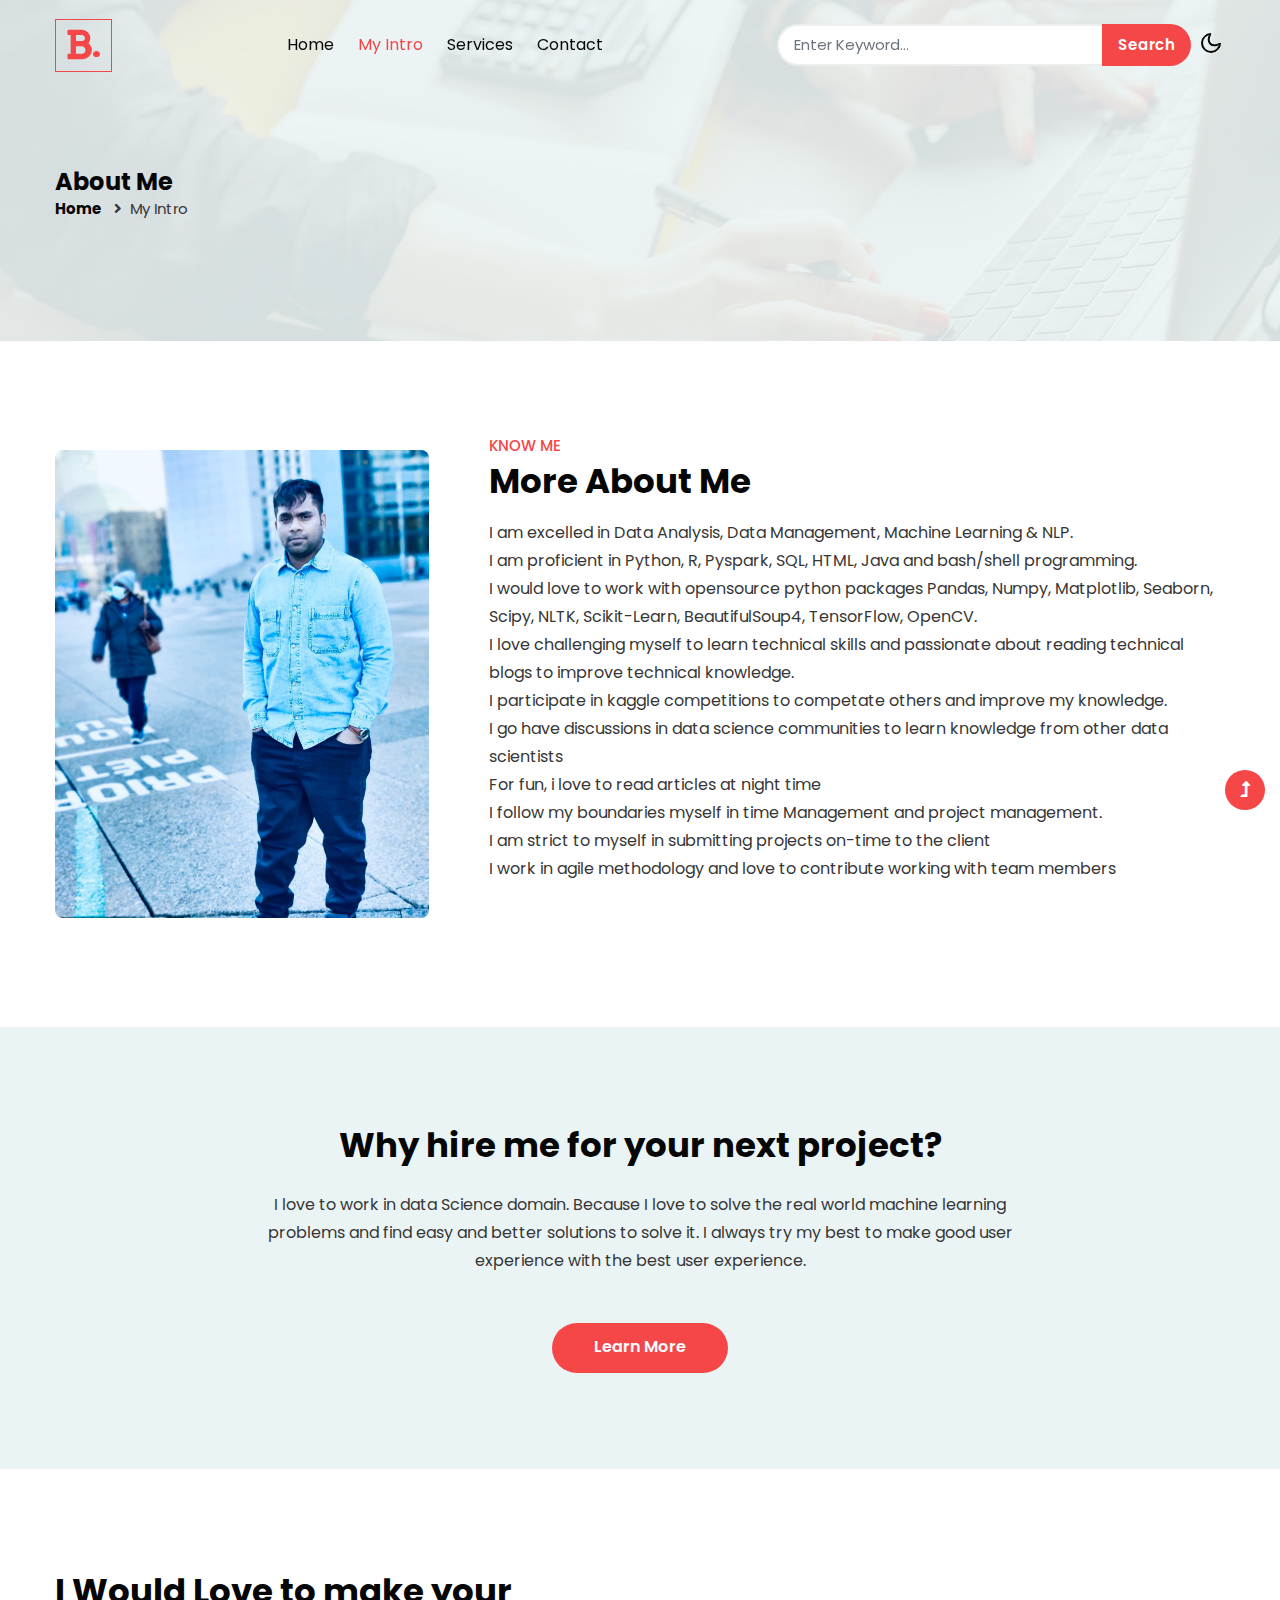
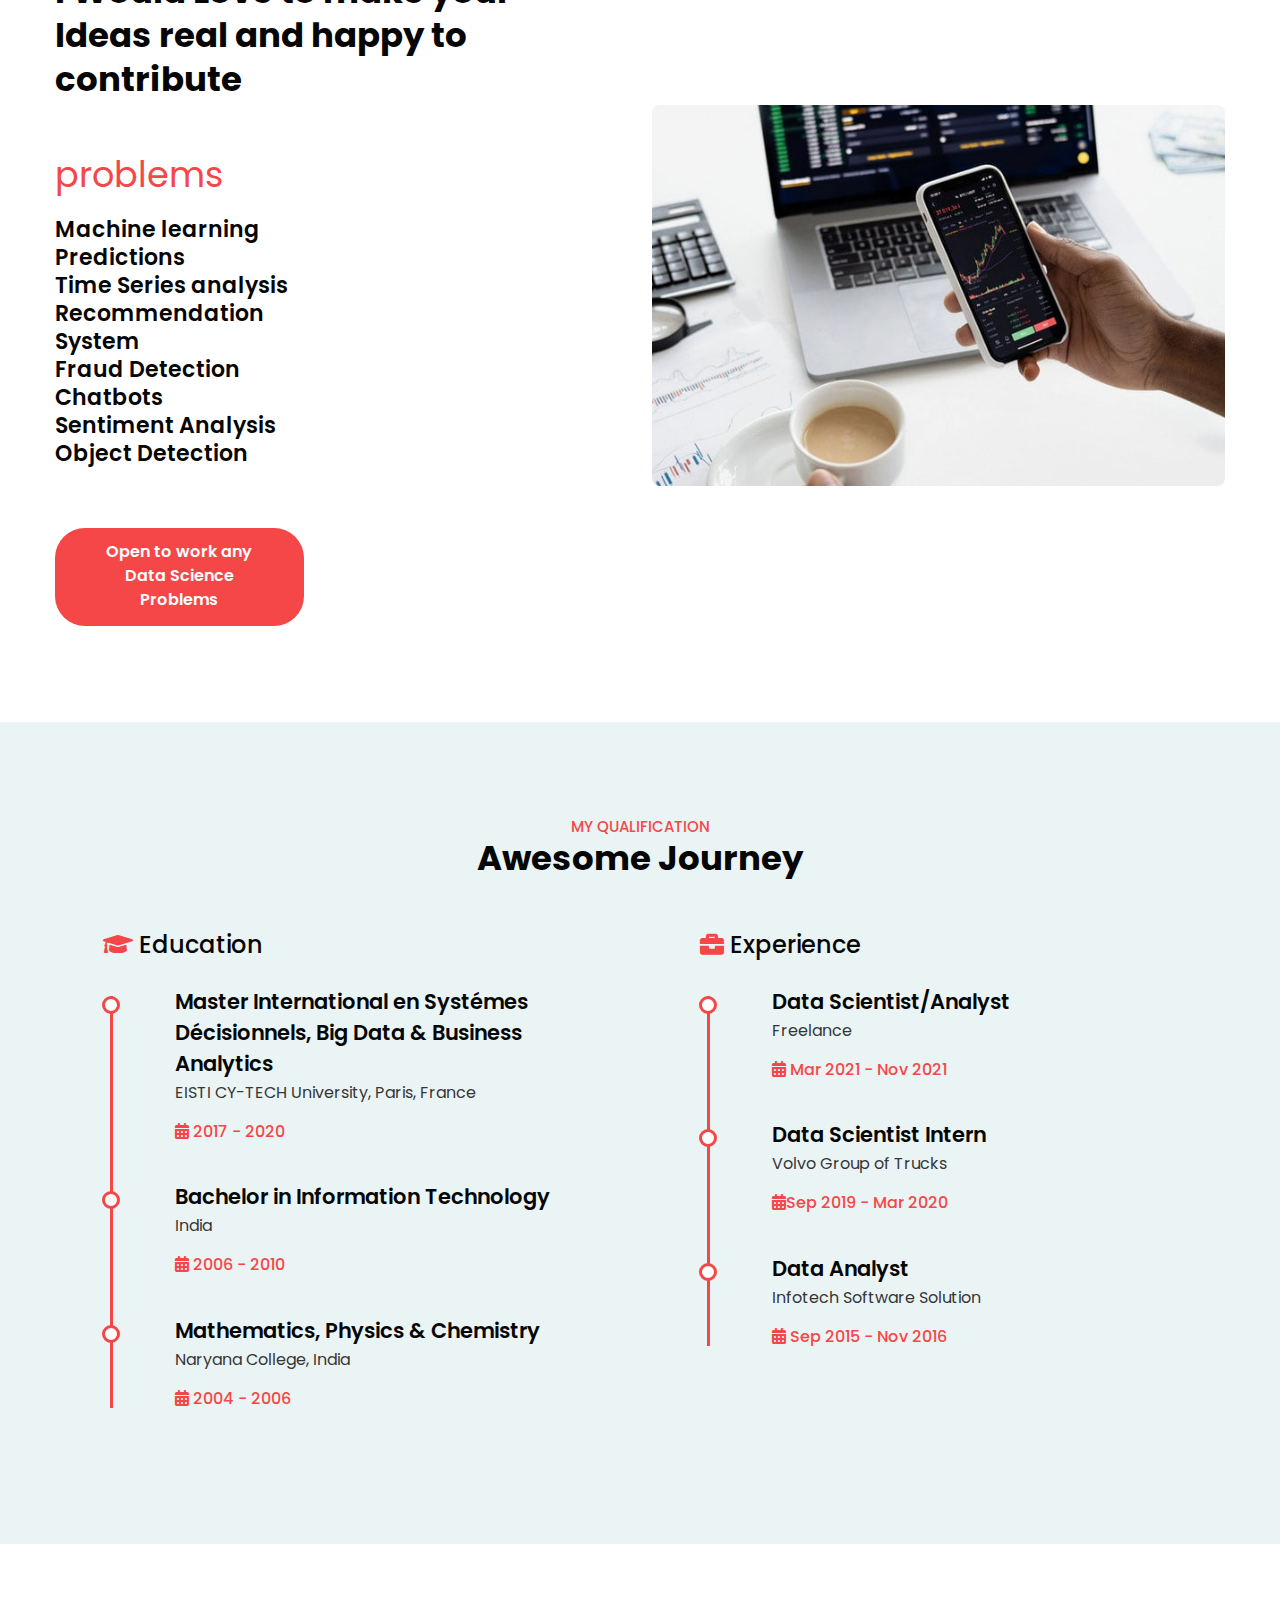
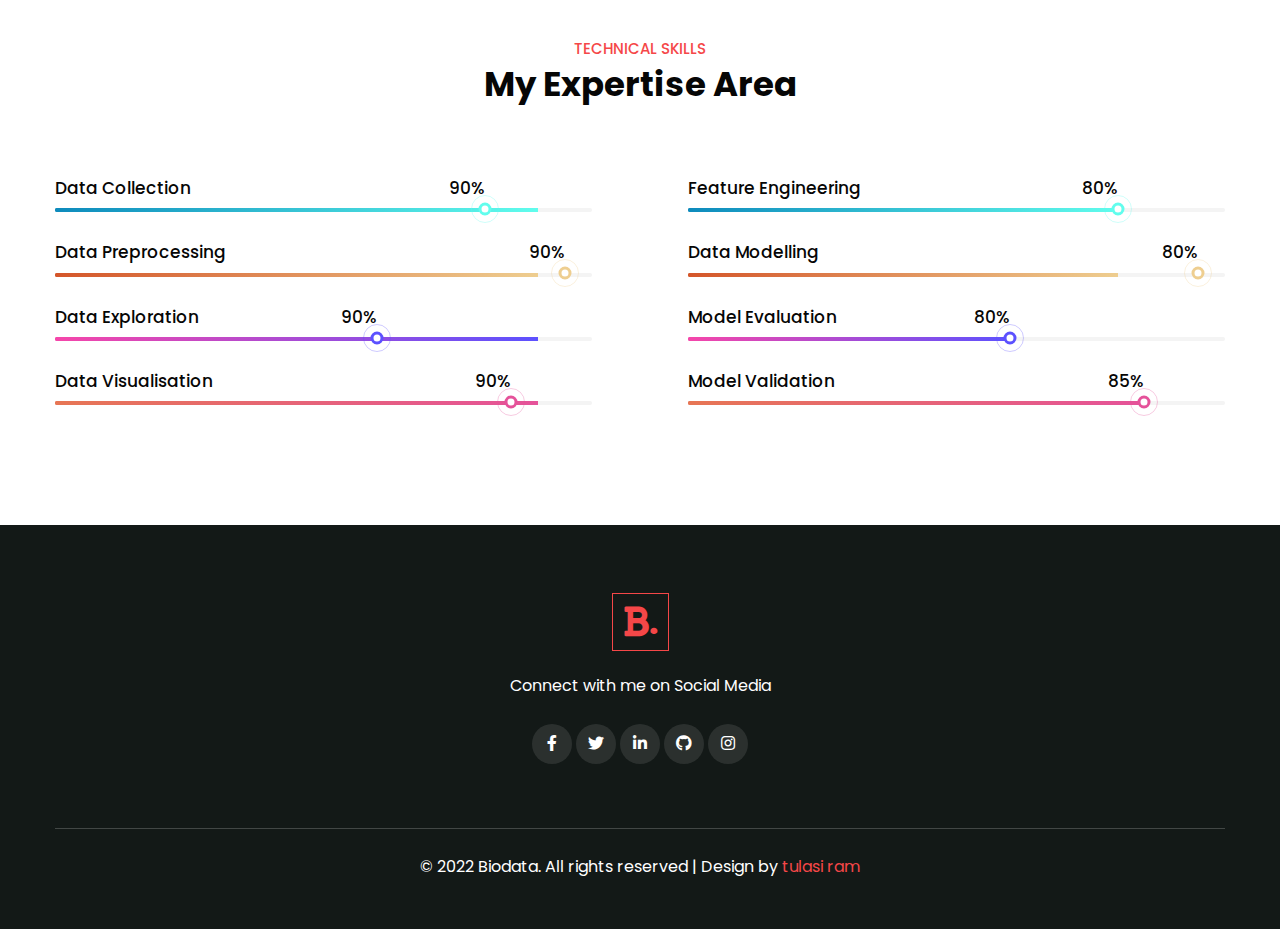
<file: about.html>
<!doctype html>
<html lang="en">

<head>
    <!-- Required meta tags -->
    <meta charset="utf-8">
    <meta name="viewport" content="width=device-width, initial-scale=1">
    <title>Biodata - Personal Portfolio</title>
    <!-- google font -->
    <link href="//fonts.googleapis.com/css2?family=Poppins:wght@100;200;300;400;500;600;700;800;900&display=swap"
        rel="stylesheet">
    <!-- Template CSS Style link -->
    <link rel="stylesheet" href="assets/css/style-starter.css">
</head>

<body>
    <!-- header -->
    <header id="site-header" class="fixed-top">
        <div class="container">
            <nav class="navbar navbar-expand-lg navbar-light">
                <a class="navbar-brand" href="index.html">
                    <i class="fas fa-bold"></i>.
                </a>
                <button class="navbar-toggler collapsed" type="button" data-bs-toggle="collapse"
                    data-bs-target="#navbarScroll" aria-controls="navbarScroll" aria-expanded="false"
                    aria-label="Toggle navigation">
                    <span class="navbar-toggler-icon fa icon-expand fa-bars"></span>
                    <span class="navbar-toggler-icon fa icon-close fa-times"></span>
                </button>
                <div class="collapse navbar-collapse" id="navbarScroll">
                    <ul class="navbar-nav mx-auto my-2 my-lg-0 navbar-nav-scroll">
                        <li class="nav-item">
                            <a class="nav-link" aria-current="page" href="index.html">Home</a>
                        </li>
                        <li class="nav-item">
                            <a class="nav-link active" href="about.html">My Intro</a>
                        </li>
                        <li class="nav-item">
                            <a class="nav-link" href="services.html">Services</a>
                        </li>
                        <li class="nav-item">
                            <a class="nav-link" href="contact.html">Contact</a>
                        </li>
                    </ul>
                    <form action="#search" method="GET" class="d-flex search-header">
                        <input class="form-control" type="search" placeholder="Enter Keyword..." aria-label="Search"
                            required>
                        <button class="btn btn-style" type="submit">Search</button>
                    </form>
                </div>
                <!-- toggle switch for light and dark theme -->
                <div class="cont-ser-position">
                    <nav class="navigation">
                        <div class="theme-switch-wrapper">
                            <label class="theme-switch" for="checkbox">
                                <input type="checkbox" id="checkbox">
                                <div class="mode-container">
                                    <i class="gg-sun"></i>
                                    <i class="gg-moon"></i>
                                </div>
                            </label>
                        </div>
                    </nav>
                </div>
                <!-- //toggle switch for light and dark theme -->
            </nav>
        </div>
    </header>
    <!-- //header -->

    <!-- inner banner -->
    <section class="inner-banner py-5">
        <div class="w3l-breadcrumb py-lg-5">
            <div class="container pt-4 pb-sm-4">
                <h4 class="inner-text-title font-weight-bold pt-sm-5 pt-4">About Me</h4>
                <ul class="breadcrumbs-custom-path">
                    <li><a href="index.html">Home</a></li>
                    <li class="active"><i class="fas fa-angle-right mx-2"></i>My Intro</li>
                </ul>
            </div>
        </div>
    </section>
    <!-- //inner banner -->

    <!-- about section -->
    <section class="w3l-aboutblock1 py-5" id="about">
        <div class="container py-md-5 py-4">
            <div class="row align-items-center">
                <div class="col-lg-4">
                    <div class="position-relative">
                        <img src="assets/images/about.jpg" alt="" class="radius-image img-fluid">
                    </div>
                </div>
                <div class="col-lg-8 ps-lg-5 mt-lg-0 mt-5">
                    <h5 class="title-small mb-1">Know Me</h5>
                    <h3 class="title-style">More About Me</h3>
                    <p class="mt-3"> I am excelled in Data Analysis, Data Management, Machine Learning & NLP.<br>
                                     I am proficient in Python, R, Pyspark, SQL, HTML, Java and bash/shell programming.<br>
                                     I would love to work with opensource python packages Pandas, Numpy, Matplotlib, Seaborn,
                                     Scipy, NLTK, Scikit-Learn, BeautifulSoup4, TensorFlow, OpenCV.<br> 
                                     I love challenging myself to learn technical skills and passionate about reading technical 
                                     blogs to improve technical knowledge.<br>
                                     I participate in kaggle competitions to competate others and improve my knowledge.<br>
                                     I go have discussions in data science communities to learn knowledge from other data
                                     scientists <br>
                                     For fun, i love to read articles at night time <br>
                                     I follow my boundaries myself in time Management and project management.<br>
                                     I am strict to myself in submitting projects on-time to the client <br>
                                     I work in agile methodology and love to contribute working with team members<br>
                    <div class="my-info mt-md-5 mt-4">
                    </div>
                   
                </div>
            </div>
        </div>
    </section>
    <!-- //about section -->

    <!-- text with button -->
    <section class="w3l-timeline-1 text-center py-5">
        <div class="container py-lg-5 py-4">
            <div class="mx-auto" style="max-width:800px">
                <h3 class="title-style mb-4">Why hire me for your next project?</h3>
                <p>I love to work in data Science domain. Because I love to solve the real world machine learning problems
                    and find easy and better solutions to solve it. I always try my best to make good user experience
                    with the best user experience.</p>
                <a href="services.html" class="btn btn-style mt-5">Learn More</a>
            </div>
        </div>
    </section>
    <!-- //text with button -->

    <!-- about2 section -->
    <section class="w3l-about2 py-5">
        <div class="container py-lg-5 py-md-4 py-2">
            <div class="row align-items-center">
                <div class="col-lg-6 pe-lg-5">
                    <h5 class="title-small mb-1"> </h5>
                    <h3 class="title-style">I Would Love to make your Ideas real and happy to contribute </h3>
                    <div class="cwp23-text-cols mt-lg-5 mt-4">
                        <div class="column">
                            <span>problems</span>
                            <h4> Machine learning Predictions <br>
                                 Time Series analysis<br>
                                 Recommendation System<br>
                                 Fraud Detection<br>
                                 Chatbots<br>
                                 Sentiment Analysis<br>
                                 Object Detection<br>
                            </h4>
                            <p></p>
                            <a href=""" class="btn btn-style mt-5"> Open to work any Data Science Problems </a>
                        </div>
                        <div class="column">
                            <span></span>
                            <h4></h4>
                            <p></p>
                        </div>

                    </div>
                </div>
                <div class="col-lg-6 cwp23-text align-self mt-lg-0 mt-5">
                    <img src="assets/images/blog5.jpg" alt="" class="radius-image img-fluid">
                </div>
            </div>
        </div>
    </section>
    <!-- //about2 section -->

    <!-- qualification section -->
    <section class="w3l-timeline-1 py-5">
        <div class="container py-lg-5 py-4">
            <div class="title-heading-w3 text-center mb-sm-5 mb-4">
                <h5 class="title-small">My Qualification</h5>
                <h3 class="title-style">Awesome Journey</h3>
            </div>
            <div class="row">
                <div class="col-lg-6">
                    <h5 class="sub-title-timeline"><i class="fas fa-graduation-cap"></i> Education</h5>
                    <div class="timeline">
                        <div class="column">
                            <div class="title">
                                <h2>Master International en Systémes Décisionnels, Big Data & Business Analytics</h2>
                            </div>
                            <div class="description">
                                <p>EISTI CY-TECH University, Paris, France</p>
                                <h6><i class="fas fa-calendar-alt"></i> 2017 - 2020</h6>
                            </div>
                        </div>
                        <div class="column">
                            <div class="title">
                                <h2>Bachelor in Information Technology</h2>
                            </div>
                            <div class="description">
                                <p>India</p>
                                <h6><i class="fas fa-calendar-alt"></i> 2006 - 2010</h6>
                            </div>
                        </div>
                        <div class="column">
                            <div class="title">
                                <h2>Mathematics, Physics & Chemistry</h2>
                            </div>
                            <div class="description">
                                <p>Naryana College, India</p>
                                <h6><i class="fas fa-calendar-alt"></i> 2004 - 2006</h6>
                            </div>
                        </div>
                    </div>
                </div>

                <div class="col-lg-6 mt-lg-0 mt-4">
                    <h5 class="sub-title-timeline"><i class="fas fa-briefcase"></i> Experience</h5>
                    <div class="timeline">
                        <div class="column">
                            <div class="title">
                                <h2>Data Scientist/Analyst</h2>
                            </div>
                            <div class="description">
                                <p>Freelance</p>
                                <h6><i class="fas fa-calendar-alt"></i> Mar 2021 - Nov 2021</h6>
                            </div>
                        </div>
                        <div class="column">
                            <div class="title">
                                <h2>Data Scientist Intern</h2>
                            </div>
                            <div class="description">
                                <p>Volvo Group of Trucks</p>
                                <h6><i class="fas fa-calendar-alt"></i>Sep 2019 - Mar 2020</h6>
                            </div>
                        </div>
                        <div class="column">
                            <div class="title">
                                <h2>Data Analyst</h2>
                            </div>
                            <div class="description">
                                <p>Infotech Software Solution</p>
                                <h6><i class="fas fa-calendar-alt"></i> Sep 2015 - Nov 2016</h6>
                            </div>
                        </div>
                    </div>
                </div>
            </div>
        </div>
    </section>
    <!-- //qualification section -->

    <!-- skills section -->
    <section class="w3l-progress py-5" id="progress">
        <div class="container py-md-5 py-4">
            <div class="title-heading-w3 text-center mb-sm-5 mb-4">
                <h5 class="title-small mb-1">Technical Skills</h5>
                <h3 class="title-style">My Expertise Area</h3>
            </div>
            <div class="row py-lg-4">
                <div class="col-lg-6 pe-lg-5">
                    <div class="progress-info info1">
                        <h6 class="progress-tittle">Data Collection <span class="">90%</span></h6>
                        <div class="progress">
                            <div class="progress-bar progress-bar-striped gradient-1" role="progressbar"
                                style="width: 90%" aria-valuenow="90" aria-valuemin="0" aria-valuemax="100">
                            </div>
                        </div>
                    </div>
                    <div class="progress-info info2">
                        <h6 class="progress-tittle">Data Preprocessing <span class="">90%</span>
                        </h6>
                        <div class="progress">
                            <div class="progress-bar progress-bar-striped gradient-2" role="progressbar"
                                style="width: 90%" aria-valuenow="90" aria-valuemin="0" aria-valuemax="100">
                            </div>
                        </div>
                    </div>
                    <div class="progress-info info3">
                        <h6 class="progress-tittle">Data Exploration<span class="">90%</span></h6>
                        <div class="progress">
                            <div class="progress-bar progress-bar-striped gradient-3" role="progressbar"
                                style="width: 90%" aria-valuenow="90" aria-valuemin="0" aria-valuemax="100">
                            </div>
                        </div>
                    </div>
                    <div class="progress-info info4 mb-0">
                        <h6 class="progress-tittle">Data Visualisation<span class="">90%</span></h6>
                        <div class="progress">
                            <div class="progress-bar progress-bar-striped gradient-4" role="progressbar"
                                style="width: 90%" aria-valuenow="90" aria-valuemin="0" aria-valuemax="100">
                            </div>
                        </div>
                    </div>
                </div>
                <div class="col-lg-6 ps-lg-5 mt-lg-0 mt-5">
                    <div class="progress-info info1">
                        <h6 class="progress-tittle">Feature Engineering <span class="">80%</span></h6>
                        <div class="progress">
                            <div class="progress-bar progress-bar-striped gradient-1" role="progressbar"
                                style="width: 80%" aria-valuenow="80" aria-valuemin="0" aria-valuemax="100">
                            </div>
                        </div>
                    </div>
                    <div class="progress-info info2">
                        <h6 class="progress-tittle">Data Modelling<span class="">80%</span>
                        </h6>
                        <div class="progress">
                            <div class="progress-bar progress-bar-striped gradient-2" role="progressbar"
                                style="width: 80%" aria-valuenow="80" aria-valuemin="0" aria-valuemax="100">
                            </div>
                        </div>
                    </div>
                    <div class="progress-info info3">
                        <h6 class="progress-tittle">Model Evaluation<span class="">80%</span></h6>
                        <div class="progress">
                            <div class="progress-bar progress-bar-striped gradient-3" role="progressbar"
                                style="width: 60%" aria-valuenow="60" aria-valuemin="0" aria-valuemax="100">
                            </div>
                        </div>
                    </div>
                    <div class="progress-info info4 mb-0">
                        <h6 class="progress-tittle">Model Validation<span class="">85%</span></h6>
                        <div class="progress">
                            <div class="progress-bar progress-bar-striped gradient-4" role="progressbar"
                                style="width: 85%" aria-valuenow="85" aria-valuemin="0" aria-valuemax="100">
                            </div>
                        </div>
                    </div>
                </div>
            </div>
        </div>
    </section>
    <!-- //skills section -->

    <!-- footer -->
    <footer class="footer-w3ls text-center py-5">
        <div class="container pt-4">
            <div class="mx-auto" style="max-width:600px;">
                <a href="index.html" class="footer-logo py-1">
                    <i class="fas fa-bold"></i>.
                </a>
                <p class="mt-4 text-white">Connect with me on Social Media</p>
                <div class="social-icons-main mt-4 pb-3">
                    <ul class="social-icons3">
                        <li>
                            <a href="https://www.facebook.com/tulasi.ram.56863/">
                                <i class="fab fa-facebook-f"></i>
                            </a>
                        </li>
                        <li>
                            <a href="https://twitter.com/TulasiR93047618">
                                <i class="fab fa-twitter"></i>
                            </a>
                        </li>
                        <li>
                            <a href="https://linkedin.com/in/tulasiram574">
                                <i class="fab fa-linkedin-in"></i>
                            </a>
                        </li>
                        <li>
                            <a href="https://github.com/ram574">
                                <i class="fab fa-github"></i>
                            </a>
                        </li>
                        <li>
                            <a href="#instagram">
                                <i class="fab fa-instagram"></i>
                            </a>
                        </li>
                    </ul>
                </div>
            </div>
            <!-- copyright -->
            <p class="copy-right-w3 text-white mt-5 pt-4">© 2022 Biodata. All rights reserved | Design by
                <a href= target="_blank"> tulasi ram</a>
            </p>
        </div>
    </footer>
    <!-- //footer -->

    <!-- Js scripts -->
    <!-- move top -->
    <button onclick="topFunction()" id="movetop" title="Go to top">
        <span class="fas fa-level-up-alt" aria-hidden="true"></span>
    </button>
    <script>
        // When the user scrolls down 20px from the top of the document, show the button
        window.onscroll = function () {
            scrollFunction()
        };

        function scrollFunction() {
            if (document.body.scrollTop > 20 || document.documentElement.scrollTop > 20) {
                document.getElementById("movetop").style.display = "block";
            } else {
                document.getElementById("movetop").style.display = "none";
            }
        }

        // When the user clicks on the button, scroll to the top of the document
        function topFunction() {
            document.body.scrollTop = 0;
            document.documentElement.scrollTop = 0;
        }
    </script>
    <!-- //move top -->

    <!-- common jquery plugin -->
    <script src="assets/js/jquery-3.3.1.min.js"></script>
    <!-- //common jquery plugin -->

    <!-- theme switch js (light and dark)-->
    <script src="assets/js/theme-change.js"></script>
    <!-- //theme switch js (light and dark)-->

    <!-- MENU-JS -->
    <script>
        $(window).on("scroll", function () {
            var scroll = $(window).scrollTop();

            if (scroll >= 80) {
                $("#site-header").addClass("nav-fixed");
            } else {
                $("#site-header").removeClass("nav-fixed");
            }
        });

        //Main navigation Active Class Add Remove
        $(".navbar-toggler").on("click", function () {
            $("header").toggleClass("active");
        });
        $(document).on("ready", function () {
            if ($(window).width() > 991) {
                $("header").removeClass("active");
            }
            $(window).on("resize", function () {
                if ($(window).width() > 991) {
                    $("header").removeClass("active");
                }
            });
        });
    </script>
    <!-- //MENU-JS -->

    <!-- disable body scroll which navbar is in active -->
    <script>
        $(function () {
            $('.navbar-toggler').click(function () {
                $('body').toggleClass('noscroll');
            })
        });
    </script>
    <!-- //disable body scroll which navbar is in active -->

    <!-- bootstrap -->
    <script src="assets/js/bootstrap.min.js"></script>
    <!-- //bootstrap -->
    <!-- //Js scripts -->
</body>

</html>
</file>
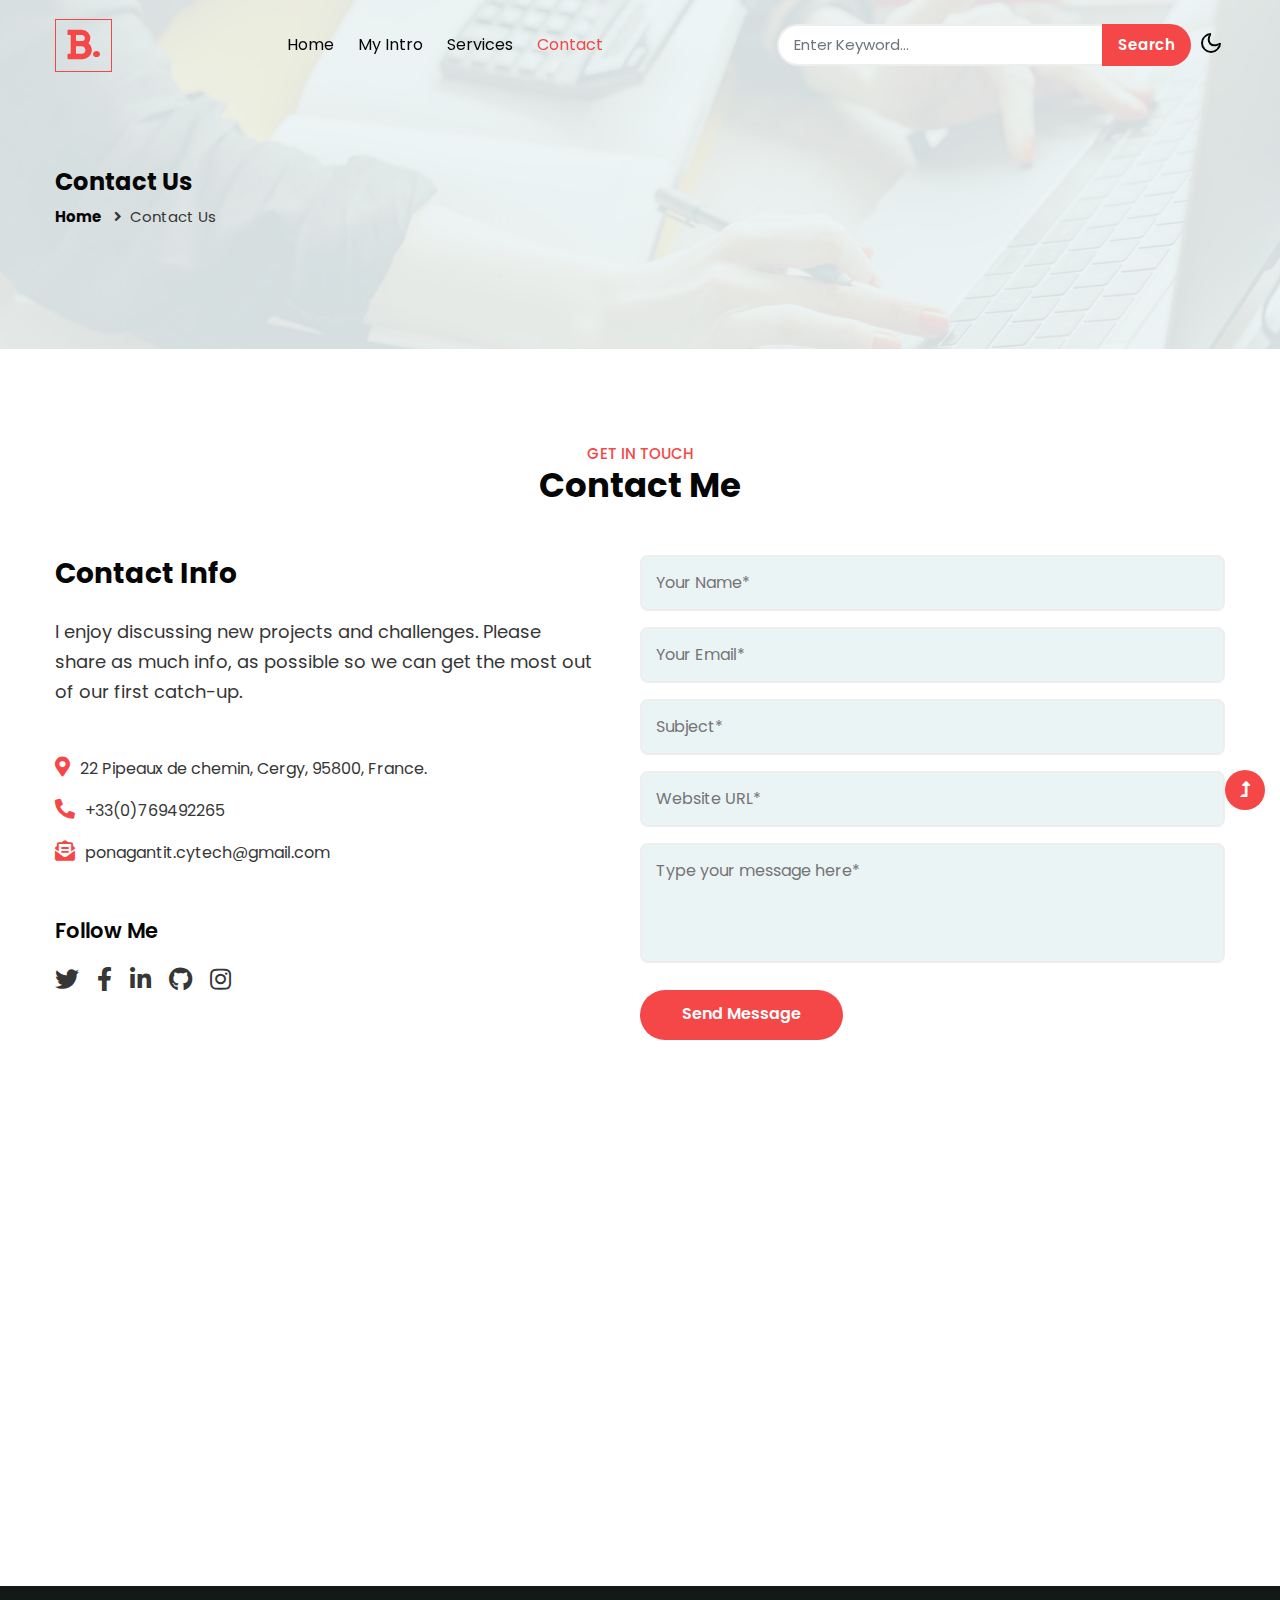
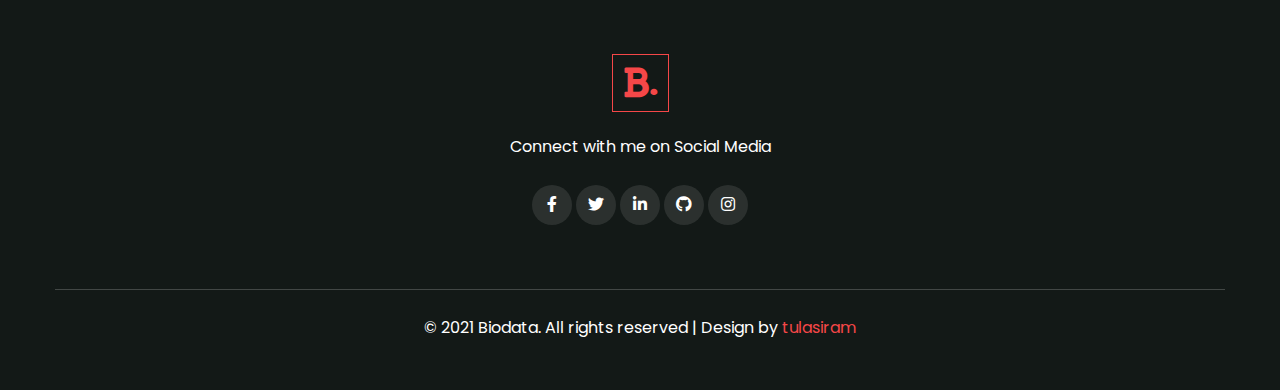
<file: contact.html>
<!doctype html>
<html lang="en">

<head>
    <!-- Required meta tags -->
    <meta charset="utf-8">
    <meta name="viewport" content="width=device-width, initial-scale=1">
    <title>Biodata - Personal Portfolio</title>
    <!-- google font -->
    <link href="//fonts.googleapis.com/css2?family=Poppins:wght@100;200;300;400;500;600;700;800;900&display=swap"
        rel="stylesheet">
    <!-- Template CSS Style link -->
    <link rel="stylesheet" href="assets/css/style-starter.css">
</head>

<body>
    <!-- header -->
    <header id="site-header" class="fixed-top">
        <div class="container">
            <nav class="navbar navbar-expand-lg navbar-light">
                <a class="navbar-brand" href="index.html">
                    <i class="fas fa-bold"></i>.
                </a>
                <button class="navbar-toggler collapsed" type="button" data-bs-toggle="collapse"
                    data-bs-target="#navbarScroll" aria-controls="navbarScroll" aria-expanded="false"
                    aria-label="Toggle navigation">
                    <span class="navbar-toggler-icon fa icon-expand fa-bars"></span>
                    <span class="navbar-toggler-icon fa icon-close fa-times"></span>
                </button>
                <div class="collapse navbar-collapse" id="navbarScroll">
                    <ul class="navbar-nav mx-auto my-2 my-lg-0 navbar-nav-scroll">
                        <li class="nav-item">
                            <a class="nav-link" aria-current="page" href="index.html">Home</a>
                        </li>
                        <li class="nav-item">
                            <a class="nav-link" href="about.html">My Intro</a>
                        </li>
                        <li class="nav-item">
                            <a class="nav-link" href="services.html">Services</a>
                        </li>
                        <li class="nav-item">
                            <a class="nav-link active" href="contact.html">Contact</a>
                        </li>
                    </ul>
                    <form action="#search" method="GET" class="d-flex search-header">
                        <input class="form-control" type="search" placeholder="Enter Keyword..." aria-label="Search"
                            required>
                        <button class="btn btn-style" type="submit">Search</button>
                    </form>
                </div>
                <!-- toggle switch for light and dark theme -->
                <div class="cont-ser-position">
                    <nav class="navigation">
                        <div class="theme-switch-wrapper">
                            <label class="theme-switch" for="checkbox">
                                <input type="checkbox" id="checkbox">
                                <div class="mode-container">
                                    <i class="gg-sun"></i>
                                    <i class="gg-moon"></i>
                                </div>
                            </label>
                        </div>
                    </nav>
                </div>
                <!-- //toggle switch for light and dark theme -->
            </nav>
        </div>
    </header>
    <!-- //header -->

    <!-- inner banner -->
    <section class="inner-banner py-5">
        <div class="w3l-breadcrumb py-lg-5">
            <div class="container pt-4 pb-sm-4">
                <h4 class="inner-text-title pt-sm-5 pt-4">Contact Us</h4>
                <ul class="breadcrumbs-custom-path mt-2">
                    <li><a href="index.html">Home</a></li>
                    <li class="active"><i class="fas fa-angle-right mx-2"></i>Contact Us</li>
                </ul>
            </div>
        </div>
    </section>
    <!-- //inner banner -->

    <!-- contact -->
    <section class="w3l-contact py-5" id="contact">
        <div class="container py-lg-5 py-4">
            <div class="title-heading-w3 text-center mb-sm-5 mb-4">
                <h5 class="title-small">Get In Touch</h5>
                <h3 class="title-style">Contact Me</h3>
            </div>
            <div class="row contact-block">
                <div class="col-md-6 contact-left pe-lg-5">
                    <h3 class="mb-sm-4 mb-3">Contact Info</h3>
                    <p class="cont-para mb-sm-5 mb-4">I enjoy discussing new projects and challenges. Please
                        share as
                        much info, as possible so
                        we can get the most out of our first catch-up.</p>
                    <div class="cont-details">
                        <p><i class="fas fa-map-marker-alt"></i>22 Pipeaux de chemin, Cergy, 95800, France.</p>
                        <p><i class="fas fa-phone-alt"></i><a href="tel:+33(0)769492265">+33(0)769492265</a></p>
                        <p><i class="fas fa-envelope-open-text"></i><a href="mailto:ponagantit.cytech@gmail.com"
                                class="mail">ponagantit.cytech@gmail.com</a></p>
                    </div>
                    <h4 class="mb-3 mt-5">Follow Me</h4>
                    <ul class="social-icons-contact">
                        <li>
                            <a href="https://twitter.com/TulasiR93047618">
                                <i class="fab fa-twitter"></i>
                            </a>
                        </li>
                        <li>
                            <a href="https://www.facebook.com/tulasi.ram.56863/">
                                <i class="fab fa-facebook-f"></i>
                            </a>
                        </li>
                        <li>
                            <a href="https://linkedin.com/in/tulasiram574">
                                <i class="fab fa-linkedin-in"></i>
                            </a>
                        </li>
                        <li>
                            <a href="https://github.com/ram574">
                                <i class="fab fa-github"></i>
                            </a>
                        </li>
                        <li>
                            <a href="https://www.instagram.com/ram_lucky574/">
                                <i class="fab fa-instagram"></i>
                            </a>
                        </li>
                    </ul>
                </div>
                <div class="col-md-6 contact-right mt-md-0 mt-5 ps-lg-0">
                    <form action="https://sendmail.w3layouts.com/submitForm" method="post" class="signin-form">
                        <div class="input-grids">
                            <input type="text" name="w3lName" id="w3lName" placeholder="Your Name*"
                                class="contact-input" required="" />
                            <input type="email" name="w3lSender" id="w3lSender" placeholder="Your Email*"
                                class="contact-input" required="" />
                            <input type="text" name="w3lSubect" id="w3lSubect" placeholder="Subject*"
                                class="contact-input" required="" />
                            <input type="text" name="w3lWebsite" id="w3lWebsite" placeholder="Website URL*"
                                class="contact-input" required="" />
                        </div>
                        <div class="form-input">
                            <textarea name="w3lMessage" id="w3lMessage" placeholder="Type your message here*"
                                required=""></textarea>
                        </div>
                        <button class="btn btn-style">Send Message</button>
                    </form>
                </div>
            </div>
        </div>
    </section>
    <!-- map -->
    
    <div class="map-iframe">
        <iframe src="https://www.google.com/maps/embed?pb=!1m18!1m12!1m3!1d2615.0444826181606!2d2.0364226155757486!3d49.047777795307056!2m3!1f0!2f0!3f0!3m2!1i1024!2i768!4f13.1!3m3!1m2!1s0x47e6f494054c7a73%3A0xe7af208f4bda3d0!2s22%20Chem.%20des%20Pipeaux%2C%2095800%20Cergy!5e0!3m2!1sfr!2sfr!4v1643334966301!5m2!1sfr!2sfr"
        width="600" height="450" style="border:0;" allowfullscreen="" loading="lazy"></iframe>
    </div>
    <!-- //contact -->

    <!-- footer -->
    <footer class="footer-w3ls text-center py-5">
        <div class="container pt-4">
            <div class="mx-auto" style="max-width:600px;">
                <a href="index.html" class="footer-logo py-1">
                    <i class="fas fa-bold"></i>.
                </a>
                <p class="mt-4 text-white">Connect with me on Social Media</p>
                <div class="social-icons-main mt-4 pb-3">
                    <ul class="social-icons3">
                        <li>
                            <a href="https://www.facebook.com/tulasi.ram.56863/">
                                <i class="fab fa-facebook-f"></i>
                            </a>
                        </li>
                        <li>
                            <a href="https://twitter.com/TulasiR93047618">
                                <i class="fab fa-twitter"></i>
                            </a>
                        </li>
                        <li>
                            <a href="https://linkedin.com/in/tulasiram574">
                                <i class="fab fa-linkedin-in"></i>
                            </a>
                        </li>
                        <li>
                            <a href="https://github.com/ram574">
                                <i class="fab fa-github"></i>
                            </a>
                        </li>
                        <li>
                            <a href="https://www.instagram.com/ram_lucky574/">
                                <i class="fab fa-instagram"></i>
                            </a>
                        </li>
                    </ul>
                </div>
            </div>
            <!-- copyright -->
            <p class="copy-right-w3 text-white mt-5 pt-4">© 2021 Biodata. All rights reserved | Design by
                <a href="http://w3layouts.com" target="_blank">tulasiram</a>
            </p>
        </div>
    </footer>
    <!-- //footer -->

    <!-- Js scripts -->
    <!-- move top -->
    <button onclick="topFunction()" id="movetop" title="Go to top">
        <span class="fas fa-level-up-alt" aria-hidden="true"></span>
    </button>
    <script>
        // When the user scrolls down 20px from the top of the document, show the button
        window.onscroll = function () {
            scrollFunction()
        };

        function scrollFunction() {
            if (document.body.scrollTop > 20 || document.documentElement.scrollTop > 20) {
                document.getElementById("movetop").style.display = "block";
            } else {
                document.getElementById("movetop").style.display = "none";
            }
        }

        // When the user clicks on the button, scroll to the top of the document
        function topFunction() {
            document.body.scrollTop = 0;
            document.documentElement.scrollTop = 0;
        }
    </script>
    <!-- //move top -->

    <!-- common jquery plugin -->
    <script src="assets/js/jquery-3.3.1.min.js"></script>
    <!-- //common jquery plugin -->

    <!-- theme switch js (light and dark)-->
    <script src="assets/js/theme-change.js"></script>
    <!-- //theme switch js (light and dark)-->

    <!-- MENU-JS -->
    <script>
        $(window).on("scroll", function () {
            var scroll = $(window).scrollTop();

            if (scroll >= 80) {
                $("#site-header").addClass("nav-fixed");
            } else {
                $("#site-header").removeClass("nav-fixed");
            }
        });

        //Main navigation Active Class Add Remove
        $(".navbar-toggler").on("click", function () {
            $("header").toggleClass("active");
        });
        $(document).on("ready", function () {
            if ($(window).width() > 991) {
                $("header").removeClass("active");
            }
            $(window).on("resize", function () {
                if ($(window).width() > 991) {
                    $("header").removeClass("active");
                }
            });
        });
    </script>
    <!-- //MENU-JS -->

    <!-- disable body scroll which navbar is in active -->
    <script>
        $(function () {
            $('.navbar-toggler').click(function () {
                $('body').toggleClass('noscroll');
            })
        });
    </script>
    <!-- //disable body scroll which navbar is in active -->

    <!-- bootstrap -->
    <script src="assets/js/bootstrap.min.js"></script>
    <!-- //bootstrap -->
    <!-- //Js scripts -->
</body>

</html>
</file>
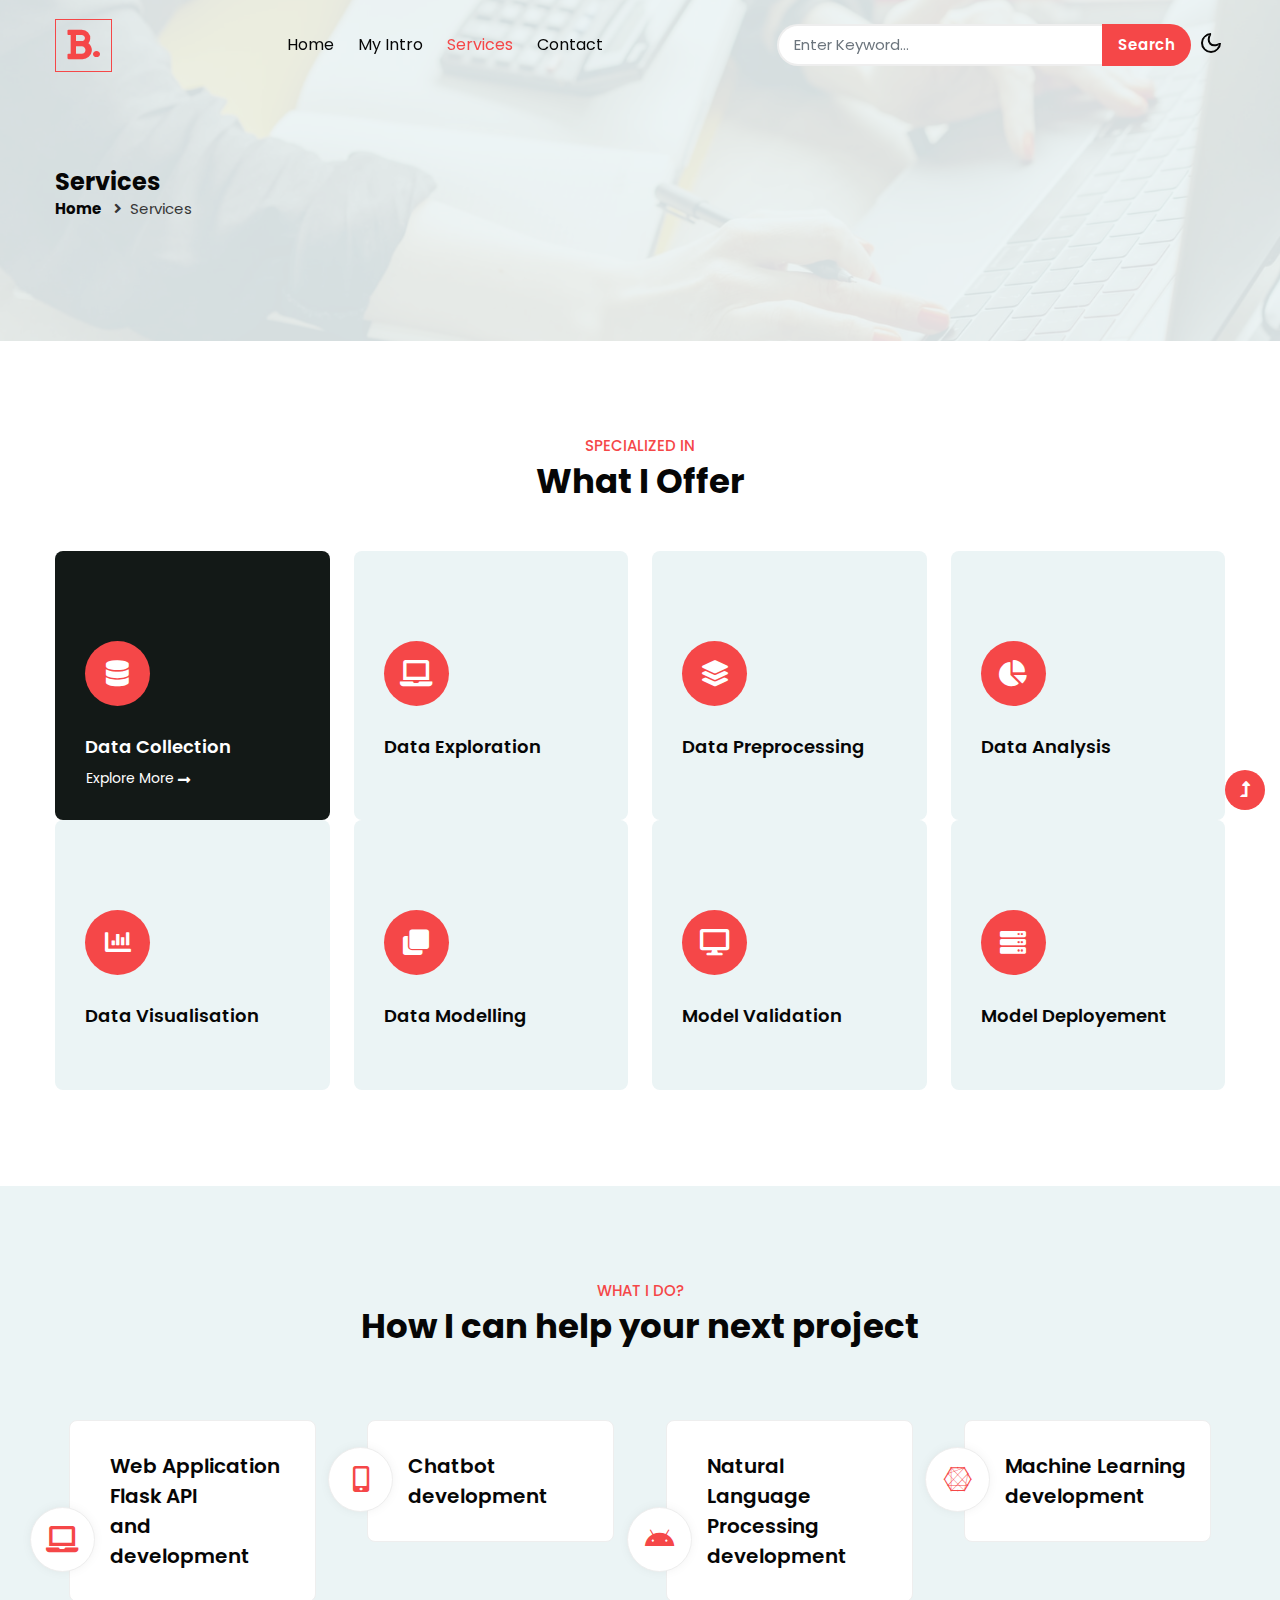
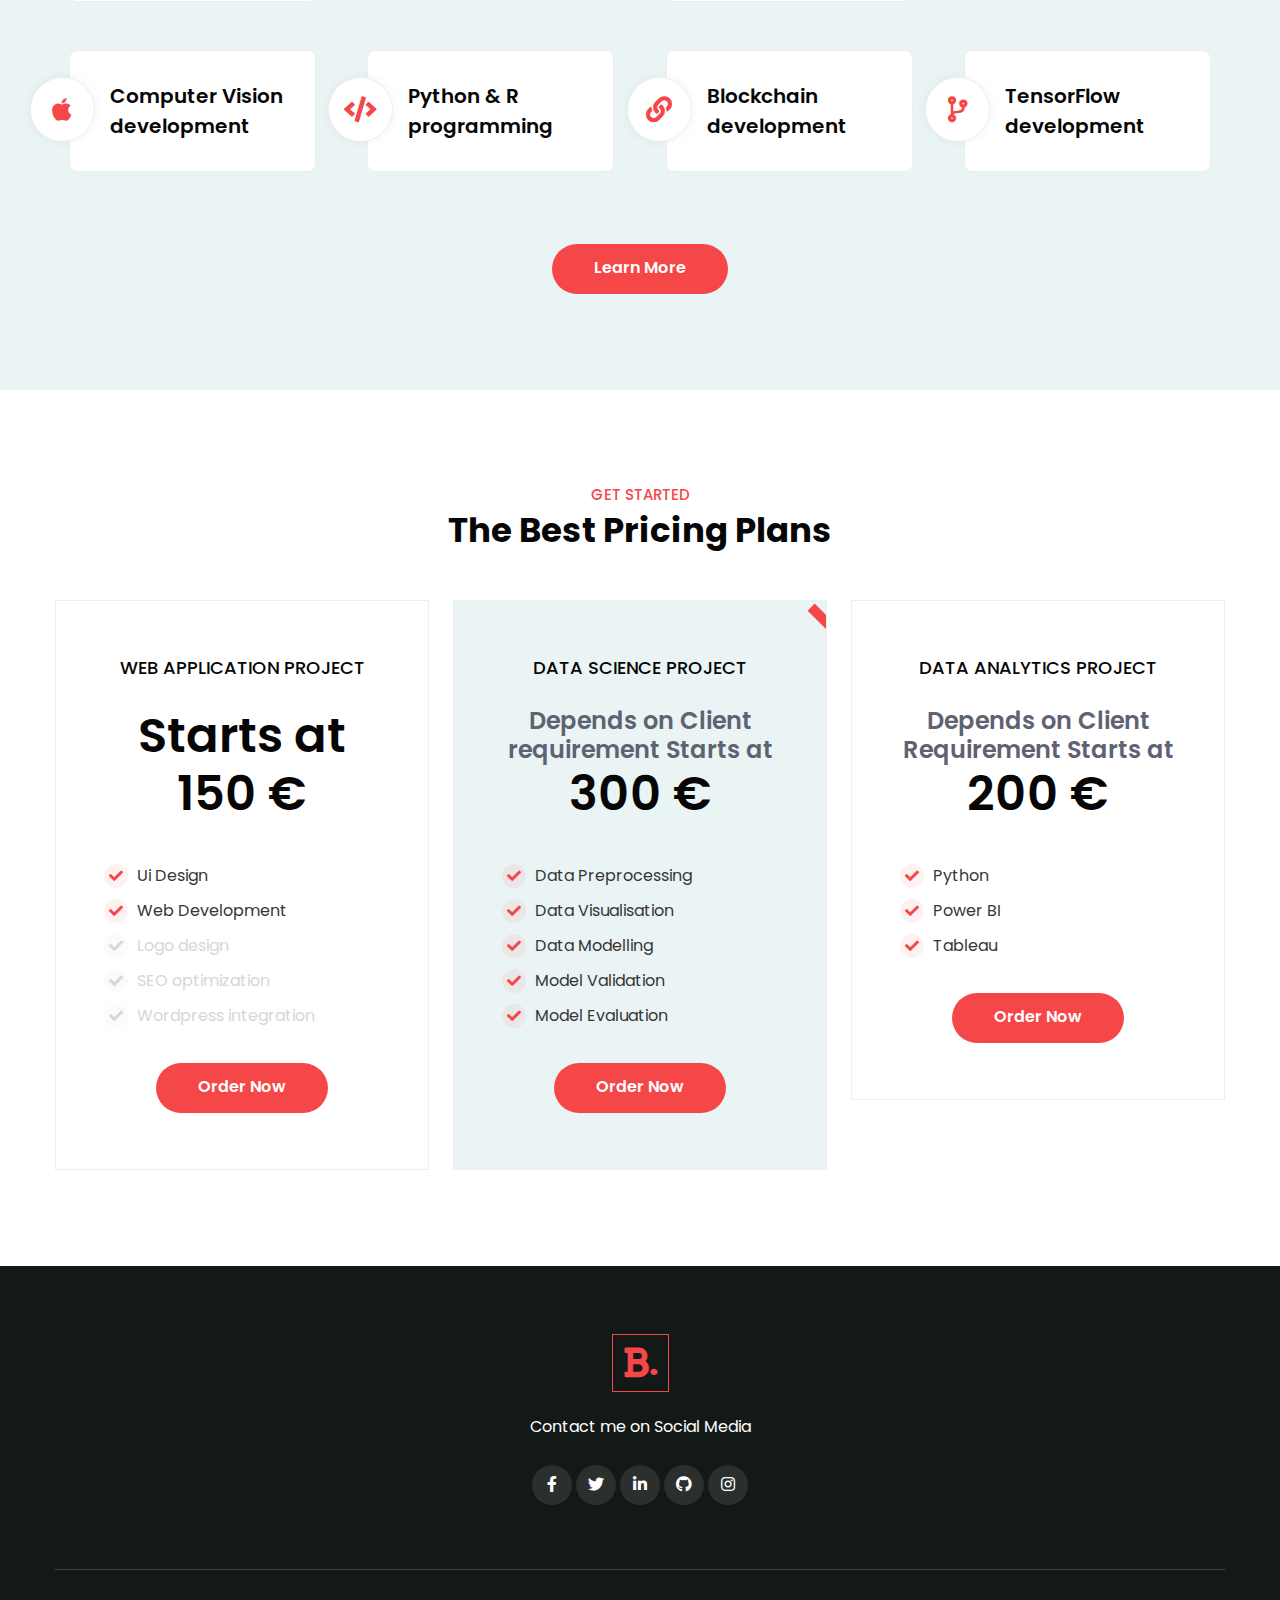
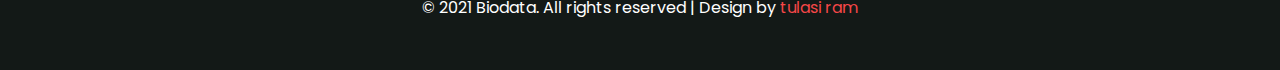
<file: services.html>
<!doctype html>
<html lang="en">

<head>
    <!-- Required meta tags -->
    <meta charset="utf-8">
    <meta name="viewport" content="width=device-width, initial-scale=1">
    <title>Biodata - Personal Category Bootstrap Responsive Web Template - Services : W3Layouts</title>
    <!-- google font -->
    <link href="//fonts.googleapis.com/css2?family=Poppins:wght@100;200;300;400;500;600;700;800;900&display=swap"
        rel="stylesheet">
    <!-- Template CSS Style link -->
    <link rel="stylesheet" href="assets/css/style-starter.css">
</head>

<body>
    <!-- header -->
    <header id="site-header" class="fixed-top">
        <div class="container">
            <nav class="navbar navbar-expand-lg navbar-light">
                <a class="navbar-brand" href="index.html">
                    <i class="fas fa-bold"></i>.
                </a>
                <button class="navbar-toggler collapsed" type="button" data-bs-toggle="collapse"
                    data-bs-target="#navbarScroll" aria-controls="navbarScroll" aria-expanded="false"
                    aria-label="Toggle navigation">
                    <span class="navbar-toggler-icon fa icon-expand fa-bars"></span>
                    <span class="navbar-toggler-icon fa icon-close fa-times"></span>
                </button>
                <div class="collapse navbar-collapse" id="navbarScroll">
                    <ul class="navbar-nav mx-auto my-2 my-lg-0 navbar-nav-scroll">
                        <li class="nav-item">
                            <a class="nav-link" aria-current="page" href="index.html">Home</a>
                        </li>
                        <li class="nav-item">
                            <a class="nav-link" href="about.html">My Intro</a>
                        </li>
                        <li class="nav-item">
                            <a class="nav-link active" href="services.html">Services</a>
                        </li>
                        <li class="nav-item">
                            <a class="nav-link" href="contact.html">Contact</a>
                        </li>
                    </ul>
                    <form action="#search" method="GET" class="d-flex search-header">
                        <input class="form-control" type="search" placeholder="Enter Keyword..." aria-label="Search"
                            required>
                        <button class="btn btn-style" type="submit">Search</button>
                    </form>
                </div>
                <!-- toggle switch for light and dark theme -->
                <div class="cont-ser-position">
                    <nav class="navigation">
                        <div class="theme-switch-wrapper">
                            <label class="theme-switch" for="checkbox">
                                <input type="checkbox" id="checkbox">
                                <div class="mode-container">
                                    <i class="gg-sun"></i>
                                    <i class="gg-moon"></i>
                                </div>
                            </label>
                        </div>
                    </nav>
                </div>
                <!-- //toggle switch for light and dark theme -->
            </nav>
        </div>
    </header>
    <!-- //header -->

    <!-- inner banner -->
    <section class="inner-banner py-5">
        <div class="w3l-breadcrumb py-lg-5">
            <div class="container pt-4 pb-sm-4">
                <h4 class="inner-text-title font-weight-bold pt-sm-5 pt-4">Services</h4>
                <ul class="breadcrumbs-custom-path">
                    <li><a href="index.html">Home</a></li>
                    <li class="active"><i class="fas fa-angle-right mx-2"></i>Services</li>
                </ul>
            </div>
        </div>
    </section>
    <!-- //inner banner -->

    <!-- grids section -->
    <section class="w3l-bottom-grids-6 py-5" id="features">
        <div class="container py-md-5 py-4">
            <div class="title-heading-w3 text-center mb-sm-5 mb-4">
                <h5 class="title-small mb-1">specialized In</h5>
                <h3 class="title-style">What I Offer</h3>
            </div>
            <div class="row">
                <div class="col-lg-3 col-md-6 grids-feature">
                    <div class="area-box active">
                        <div class="icon-style">
                            <i class="fas fa-database"></i>
                        </div>
                        <h4><a href="#feature" class="title-head">Data Collection</a></h4>
                        <a href="about.html" class="btn more p-0">Explore More<i
                                class="fas fa-long-arrow-alt-right ms-1"></i></a>
                    </div>
                </div>
                <div class="col-lg-3 col-md-6 grids-feature mt-md-0 mt-4">
                    <div class="area-box">
                        <div class="icon-style">
                            <i class="fas fa-laptop"></i>
                        </div>
                        <h4><a href="#feature" class="title-head">Data Exploration</a></h4>
                        <a href="about.html" class="btn more p-0">Explore More<i
                                class="fas fa-long-arrow-alt-right ms-1"></i></a>
                    </div>
                </div>
                <div class="col-lg-3 col-md-6 grids-feature mt-lg-0 mt-4">
                    <div class="area-box">
                        <div class="icon-style">
                            <i class="fas fa-layer-group"></i>
                        </div>
                        <h4><a href="#feature" class="title-head"> Data Preprocessing </a></h4>
                        <a href="about.html" class="btn more p-0">Explore More<i
                                class="fas fa-long-arrow-alt-right ms-1"></i></a>
                    </div>
                </div>
                <div class="col-lg-3 col-md-6 grids-feature mt-lg-0 mt-4">
                    <div class="area-box">
                        <div class="icon-style">
                            <i class="fas fa-chart-pie"></i>
                        </div>
                        <h4><a href="#feature" class="title-head">Data Analysis</a></h4>
                        <a href="about.html" class="btn more p-0">Explore More<i
                                class="fas fa-long-arrow-alt-right ms-1"></i></a>
                    </div>
                </div>
                <div class="col-lg-3 col-md-6 grids-feature mt-lg-0 mt-4">
                    <div class="area-box">
                        <div class="icon-style">
                            <i class="fas fa-chart-bar"></i>
                        </div>
                        <h4><a href="#feature" class="title-head">Data Visualisation </a></h4>
                        <a href="about.html" class="btn more p-0">Explore More<i class="fas fa-long-arrow-alt-right ms-1"></i></a>
                    </div>
                </div>
                <div class="col-lg-3 col-md-6 grids-feature mt-lg-0 mt-4">
                    <div class="area-box">
                        <div class="icon-style">
                            <i class="fas fa-clone"></i>
                        </div>
                        <h4><a href="#feature" class="title-head">Data Modelling </a></h4>
                        <a href="about.html" class="btn more p-0">Explore More<i class="fas fa-long-arrow-alt-right ms-1"></i></a>
                    </div>
                </div>
                <div class="col-lg-3 col-md-6 grids-feature mt-lg-0 mt-4">
                    <div class="area-box">
                        <div class="icon-style">
                            <i class="fas fa-desktop"></i>
                        </div>
                        <h4><a href="#feature" class="title-head">Model Validation</a></h4>
                        <a href="about.html" class="btn more p-0">Explore More<i class="fas fa-long-arrow-alt-right ms-1"></i></a>
                    </div>
                </div>
                <div class="col-lg-3 col-md-6 grids-feature mt-lg-0 mt-4">
                    <div class="area-box">
                        <div class="icon-style">
                            <i class="fas fa-server"></i>
                        </div>
                        <h4><a href="#feature" class="title-head">Model Deployement</a></h4>
                        <a href="about.html" class="btn more p-0">Explore More<i class="fas fa-long-arrow-alt-right ms-1"></i></a>
                    </div>
                </div>
            </div>
        </div>
    </section>
    <!-- //grids section -->

    <!-- service section -->
    <section class="w3l-servicesblock1 py-5" id="services">
        <div class="container py-md-5 py-4">
            <div class="title-heading-w3 text-center mb-sm-5 mb-4">
                <h5 class="title-small mb-1">What i do?</h5>
                <h3 class="title-style">How I can help your next project</h3>
            </div>
            <div class="w3-services-grids py-lg-4">
                <div class="fea-gd-vv row">
                    <div class="col-lg-3 col-md-6">
                        <div class="feature-gd icon-yellow">
                            <div class="icon">
                                <i class="fas fa-laptop"></i>
                            </div>
                            <div class="icon-info">
                                <a href="#url"> Web Application Flask API <br> and development </a>
                            </div>
                        </div>
                    </div>
                    <div class="col-lg-3 col-md-6 mt-md-0 mt-4">
                        <div class="feature-gd icon-vilot">
                            <div class="icon">
                                <i class="fas fa-mobile-alt"></i>
                            </div>
                            <div class="icon-info">
                                <a href="#url">Chatbot<br> development</a>
                            </div>
                        </div>
                    </div>
                    <div class="col-lg-3 col-md-6 mt-lg-0 mt-md-5 mt-4">
                        <div class="feature-gd icon-blue">
                            <div class="icon">
                                <i class="fab fa-android"></i>
                            </div>
                            <div class="icon-info">
                                <a href="#url">Natural Language Processing<br> development</a>
                            </div>
                        </div>
                    </div>
                    <div class="col-lg-3 col-md-6 mt-lg-0 mt-md-5 mt-4">
                        <div class="feature-gd icon-red">
                            <div class="icon">
                                <i class="fab fa-connectdevelop"></i>
                            </div>
                            <div class="icon-info">
                                <a href="#url">Machine Learning<br> development</a>
                            </div>
                        </div>
                    </div>
                    <div class="col-lg-3 col-md-6 mt-md-5 mt-4">
                        <div class="feature-gd icon-light-green">
                            <div class="icon">
                                <i class="fab fa-apple"></i>
                            </div>
                            <div class="icon-info">
                                <a href="#url">Computer Vision<br> development </a>
                            </div>
                        </div>
                    </div>
                    <div class="col-lg-3 col-md-6 mt-md-5 mt-4">
                        <div class="feature-gd icon-light-blue">
                            <div class="icon">
                                <i class="fas fa-code"></i>
                            </div>
                            <div class="icon-info">
                                <a href="#url">Python & R<br> programming</a>
                            </div>
                        </div>
                    </div>
                    <div class="col-lg-3 col-md-6 mt-md-5 mt-4">
                        <div class="feature-gd icon-dark-green">
                            <div class="icon">
                                <i class="fas fa-link"></i>
                            </div>
                            <div class="icon-info">
                                <a href="#url">Blockchain<br> development</a>
                            </div>
                        </div>
                    </div>
                    <div class="col-lg-3 col-md-6 mt-md-5 mt-4">
                        <div class="feature-gd icon-pink">
                            <div class="icon">
                                <i class="fas fa-code-branch"></i>
                            </div>
                            <div class="icon-info">
                                <a href="#url">TensorFlow<br> development</a>
                            </div>
                        </div>
                    </div>
                </div>
            </div>
            <div class="text-center mt-5">
                <a href="services.html" class="btn btn-style">Learn More</a>
            </div>
        </div>
    </section>
    <!-- //service section -->

    <!-- pricing section -->
    <section class="w3l-pricing py-5">
        <div class="container py-md-5 py-4">
            <div class="title-heading-w3 text-center mb-sm-5 mb-4">
                <h5 class="title-small mb-1">Get Started</h5>
                <h3 class="title-style">The Best Pricing Plans</h3>
            </div>
            <div class="row t-in justify-content-center">
                <div class="col-lg-4 col-md-6 price-main-info">
                    <div class="price-inner card box-shadow">

                        <div class="card-body">
                            <h4 class="text-uppercase text-center mb-3">Web Application project</h4>
                            <h5 class="card-title pricing-card-title"> Starts at 150 €
                            </h5>
                            <ul class="list-unstyled mt-3 mb-4">
                                <li> <span class="fa fa-check"></span> Ui Design</li>
                                <li> <span class="fa fa-check"></span> Web Development</li>
                                <li class="disable"> <span class="fa fa-check"></span> Logo design</li>
                                <li class="disable"> <span class="fa fa-check"></span> SEO optimization</li>
                                <li class="disable"> <span class="fa fa-check"></span> Wordpress integration</li>
                            </ul>
                            <div class="read-more mt-4 pt-lg-2 text-center">
                                <a href="contact.html" class="btn btn-style"> Order Now</a>
                            </div>
                        </div>
                    </div>
                </div>
                <div class="col-lg-4 col-md-6 price-main-info mt-md-0 mt-4">
                    <div class="price-inner card box-shadow active">

                        <div class="card-body">
                            <label class="price-label"></label>
                            <h4 class="text-uppercase text-center mb-3">Data Science Project</h4>
                            <h5 class="card-title pricing-card-title">
                                <span class="align-top">Depends on Client requirement Starts at </span> 300 € 

                            </h5>
                            <ul class="list-unstyled mt-3 mb-4">
                                <li> <span class="fa fa-check"></span> Data Preprocessing</li>
                                <li> <span class="fa fa-check"></span> Data Visualisation</li>
                                <li> <span class="fa fa-check"></span> Data Modelling</li>
                                <li class=""> <span class="fa fa-check"></span> Model Validation</li>
                                <li class=""> <span class="fa fa-check"></span> Model Evaluation</li>
                            </ul>
                            <div class="read-more mt-4 pt-lg-2 text-center">
                                <a href="contact.html" class="btn btn-style"> Order Now</a>
                            </div>
                        </div>
                    </div>
                </div>
                <div class="col-lg-4 col-md-6 price-main-info mt-lg-0 mt-4">
                    <div class="price-inner card box-shadow">

                        <div class="card-body">
                            <h4 class="text-uppercase text-center mb-3">Data Analytics Project</h4>
                            <h5 class="card-title pricing-card-title">
                                <span class="align-top">Depends on Client Requirement Starts at </span> 200 €
                            </h5>
                            <ul class="list-unstyled mt-3 mb-4">
                                <li> <span class="fa fa-check"></span> Python</li>
                                <li> <span class="fa fa-check"></span> Power BI</li>
                                <li> <span class="fa fa-check"></span> Tableau</li>
                                
                            </ul>
                            <div class="read-more mt-4 pt-lg-2 text-center">
                                <a href="contact.html" class="btn btn-style"> Order Now</a>
                            </div>
                        </div>
                    </div>
                </div>
            </div>
        </div>
    </section>
    <!-- //pricing section -->

    <!-- footer -->
    <footer class="footer-w3ls text-center py-5">
        <div class="container pt-4">
            <div class="mx-auto" style="max-width:600px;">
                <a href="index.html" class="footer-logo py-1">
                    <i class="fas fa-bold"></i>.
                </a>
                <p class="mt-4 text-white">Contact me on Social Media</p>
                <div class="social-icons-main mt-4 pb-3">
                    <ul class="social-icons3">
                        <li>
                            <a href="https://www.facebook.com/tulasi.ram.56863/">
                                <i class="fab fa-facebook-f"></i>
                            </a>
                        </li>
                        <li>
                            <a href="https://twitter.com/TulasiR93047618">
                                <i class="fab fa-twitter"></i>
                            </a>
                        </li>
                        <li>
                            <a href="https://linkedin.com/in/tulasiram574">
                                <i class="fab fa-linkedin-in"></i>
                            </a>
                        </li>
                        <li>
                            <a href="https://github.com/ram574">
                                <i class="fab fa-github"></i>
                            </a>
                        </li>
                        <li>
                            <a href="https://www.instagram.com/ram_lucky574/">
                                <i class="fab fa-instagram"></i>
                            </a>
                        </li>
                    </ul>
                </div>
            </div>
            <!-- copyright -->
            <p class="copy-right-w3 text-white mt-5 pt-4">© 2021 Biodata. All rights reserved | Design by
                <a href="http://w3layouts.com" target="_blank"> tulasi ram</a>
            </p>
        </div>
    </footer>
    <!-- //footer -->

    <!-- Js scripts -->
    <!-- move top -->
    <button onclick="topFunction()" id="movetop" title="Go to top">
        <span class="fas fa-level-up-alt" aria-hidden="true"></span>
    </button>
    <script>
        // When the user scrolls down 20px from the top of the document, show the button
        window.onscroll = function () {
            scrollFunction()
        };

        function scrollFunction() {
            if (document.body.scrollTop > 20 || document.documentElement.scrollTop > 20) {
                document.getElementById("movetop").style.display = "block";
            } else {
                document.getElementById("movetop").style.display = "none";
            }
        }

        // When the user clicks on the button, scroll to the top of the document
        function topFunction() {
            document.body.scrollTop = 0;
            document.documentElement.scrollTop = 0;
        }
    </script>
    <!-- //move top -->

    <!-- common jquery plugin -->
    <script src="assets/js/jquery-3.3.1.min.js"></script>
    <!-- //common jquery plugin -->

    <!-- theme switch js (light and dark)-->
    <script src="assets/js/theme-change.js"></script>
    <!-- //theme switch js (light and dark)-->

    <!-- MENU-JS -->
    <script>
        $(window).on("scroll", function () {
            var scroll = $(window).scrollTop();

            if (scroll >= 80) {
                $("#site-header").addClass("nav-fixed");
            } else {
                $("#site-header").removeClass("nav-fixed");
            }
        });

        //Main navigation Active Class Add Remove
        $(".navbar-toggler").on("click", function () {
            $("header").toggleClass("active");
        });
        $(document).on("ready", function () {
            if ($(window).width() > 991) {
                $("header").removeClass("active");
            }
            $(window).on("resize", function () {
                if ($(window).width() > 991) {
                    $("header").removeClass("active");
                }
            });
        });
    </script>
    <!-- //MENU-JS -->

    <!-- disable body scroll which navbar is in active -->
    <script>
        $(function () {
            $('.navbar-toggler').click(function () {
                $('body').toggleClass('noscroll');
            })
        });
    </script>
    <!-- //disable body scroll which navbar is in active -->

    <!-- bootstrap -->
    <script src="assets/js/bootstrap.min.js"></script>
    <!-- //bootstrap -->
    <!-- //Js scripts -->
</body>

</html>
</file>
<file: assets/css/style-starter.css>
@charset "UTF-8";

/*--
Author: W3layouts
Author URL: http://w3layouts.com
--*/
/*!
 * Bootstrap v5.0.1 (https://getbootstrap.com/)
 * Copyright 2011-2021 The Bootstrap Authors
 * Copyright 2011-2021 Twitter, Inc.
 * Licensed under MIT (https://github.com/twbs/bootstrap/blob/main/LICENSE)
 */
:root {
  --bs-blue: #0d6efd;
  --bs-indigo: #6610f2;
  --bs-purple: #6f42c1;
  --bs-pink: #d63384;
  --bs-red: #dc3545;
  --bs-orange: #fd7e14;
  --bs-yellow: #ffc107;
  --bs-green: #198754;
  --bs-teal: #20c997;
  --bs-cyan: #0dcaf0;
  --bs-white: #fff;
  --bs-gray: #6c757d;
  --bs-gray-dark: #343a40;
  --bs-primary: #0d6efd;
  --bs-secondary: #6c757d;
  --bs-success: #198754;
  --bs-info: #0dcaf0;
  --bs-warning: #ffc107;
  --bs-danger: #dc3545;
  --bs-light: #f8f9fa;
  --bs-dark: #212529;
  --bs-font-sans-serif: system-ui, -apple-system, "Segoe UI", Roboto, "Helvetica Neue", Arial, "Noto Sans", "Liberation Sans", sans-serif, "Apple Color Emoji", "Segoe UI Emoji", "Segoe UI Symbol", "Noto Color Emoji";
  --bs-font-monospace: SFMono-Regular, Menlo, Monaco, Consolas, "Liberation Mono", "Courier New", monospace;
  --bs-gradient: linear-gradient(180deg, rgba(255, 255, 255, 0.15), rgba(255, 255, 255, 0));
}

*,
*::before,
*::after {
  box-sizing: border-box;
}

@media (prefers-reduced-motion: no-preference) {
  :root {
    scroll-behavior: smooth;
  }
}

body {
  margin: 0;
  font-family: var(--bs-font-sans-serif);
  font-size: 1rem;
  font-weight: 400;
  line-height: 1.5;
  color: #212529;
  background-color: #fff;
  -webkit-text-size-adjust: 100%;
  -webkit-tap-highlight-color: rgba(0, 0, 0, 0);
}

hr {
  margin: 1rem 0;
  color: inherit;
  background-color: currentColor;
  border: 0;
  opacity: 0.25;
}

hr:not([size]) {
  height: 1px;
}

h6,
.h6,
h5,
.h5,
h4,
.h4,
h3,
.h3,
h2,
.h2,
h1,
.h1 {
  margin-top: 0;
  margin-bottom: 0.5rem;
  font-weight: 500;
  line-height: 1.2;
}

h1,
.h1 {
  font-size: calc(1.375rem + 1.5vw);
}

@media (min-width: 1200px) {

  h1,
  .h1 {
    font-size: 2.5rem;
  }
}

h2,
.h2 {
  font-size: calc(1.325rem + 0.9vw);
}

@media (min-width: 1200px) {

  h2,
  .h2 {
    font-size: 2rem;
  }
}

h3,
.h3 {
  font-size: calc(1.3rem + 0.6vw);
}

@media (min-width: 1200px) {

  h3,
  .h3 {
    font-size: 1.75rem;
  }
}

h4,
.h4 {
  font-size: calc(1.275rem + 0.3vw);
}

@media (min-width: 1200px) {

  h4,
  .h4 {
    font-size: 1.5rem;
  }
}

h5,
.h5 {
  font-size: 1.25rem;
}

h6,
.h6 {
  font-size: 1rem;
}

p {
  margin-top: 0;
  margin-bottom: 1rem;
}

abbr[title],
abbr[data-bs-original-title] {
  -webkit-text-decoration: underline dotted;
  text-decoration: underline dotted;
  cursor: help;
  -webkit-text-decoration-skip-ink: none;
  text-decoration-skip-ink: none;
}

address {
  margin-bottom: 1rem;
  font-style: normal;
  line-height: inherit;
}

ol,
ul {
  padding-left: 2rem;
}

ol,
ul,
dl {
  margin-top: 0;
  margin-bottom: 1rem;
}

ol ol,
ul ul,
ol ul,
ul ol {
  margin-bottom: 0;
}

dt {
  font-weight: 700;
}

dd {
  margin-bottom: 0.5rem;
  margin-left: 0;
}

blockquote {
  margin: 0 0 1rem;
}

b,
strong {
  font-weight: bolder;
}

small,
.small {
  font-size: 0.875em;
}

mark,
.mark {
  padding: 0.2em;
  background-color: #fcf8e3;
}

sub,
sup {
  position: relative;
  font-size: 0.75em;
  line-height: 0;
  vertical-align: baseline;
}

sub {
  bottom: -0.25em;
}

sup {
  top: -0.5em;
}

a {
  color: #0d6efd;
  text-decoration: underline;
}

a:hover {
  color: #0a58ca;
}

a:not([href]):not([class]),
a:not([href]):not([class]):hover {
  color: inherit;
  text-decoration: none;
}

pre,
code,
kbd,
samp {
  font-family: var(--bs-font-monospace);
  font-size: 1em;
  direction: ltr
    /* rtl:ignore */
  ;
  unicode-bidi: bidi-override;
}

pre {
  display: block;
  margin-top: 0;
  margin-bottom: 1rem;
  overflow: auto;
  font-size: 0.875em;
}

pre code {
  font-size: inherit;
  color: inherit;
  word-break: normal;
}

code {
  font-size: 0.875em;
  color: #d63384;
  word-wrap: break-word;
}

a>code {
  color: inherit;
}

kbd {
  padding: 0.2rem 0.4rem;
  font-size: 0.875em;
  color: #fff;
  background-color: #212529;
  border-radius: 0.2rem;
}

kbd kbd {
  padding: 0;
  font-size: 1em;
  font-weight: 700;
}

figure {
  margin: 0 0 1rem;
}

img,
svg {
  vertical-align: middle;
}

table {
  caption-side: bottom;
  border-collapse: collapse;
}

caption {
  padding-top: 0.5rem;
  padding-bottom: 0.5rem;
  color: #f9fbfc;
  text-align: left;
}

th {
  text-align: inherit;
  text-align: -webkit-match-parent;
}

thead,
tbody,
tfoot,
tr,
td,
th {
  border-color: inherit;
  border-style: solid;
  border-width: 0;
}

label {
  display: inline-block;
}

button {
  border-radius: 0;
}

button:focus:not(:focus-visible) {
  outline: 0;
}

input,
button,
select,
optgroup,
textarea {
  margin: 0;
  font-family: inherit;
  font-size: inherit;
  line-height: inherit;
}

button,
select {
  text-transform: none;
}

[role=button] {
  cursor: pointer;
}

select {
  word-wrap: normal;
}

select:disabled {
  opacity: 1;
}

[list]::-webkit-calendar-picker-indicator {
  display: none;
}

button,
[type=button],
[type=reset],
[type=submit] {
  -webkit-appearance: button;
}

button:not(:disabled),
[type=button]:not(:disabled),
[type=reset]:not(:disabled),
[type=submit]:not(:disabled) {
  cursor: pointer;
}

::-moz-focus-inner {
  padding: 0;
  border-style: none;
}

textarea {
  resize: vertical;
}

fieldset {
  min-width: 0;
  padding: 0;
  margin: 0;
  border: 0;
}

legend {
  float: left;
  width: 100%;
  padding: 0;
  margin-bottom: 0.5rem;
  font-size: calc(1.275rem + 0.3vw);
  line-height: inherit;
}

@media (min-width: 1200px) {
  legend {
    font-size: 1.5rem;
  }
}

legend+* {
  clear: left;
}

::-webkit-datetime-edit-fields-wrapper,
::-webkit-datetime-edit-text,
::-webkit-datetime-edit-minute,
::-webkit-datetime-edit-hour-field,
::-webkit-datetime-edit-day-field,
::-webkit-datetime-edit-month-field,
::-webkit-datetime-edit-year-field {
  padding: 0;
}

::-webkit-inner-spin-button {
  height: auto;
}

[type=search] {
  outline-offset: -2px;
  -webkit-appearance: textfield;
}

/* rtl:raw:
[type="tel"],
[type="url"],
[type="email"],
[type="number"] {
  direction: ltr;
}
*/
::-webkit-search-decoration {
  -webkit-appearance: none;
}

::-webkit-color-swatch-wrapper {
  padding: 0;
}

::file-selector-button {
  font: inherit;
}

::-webkit-file-upload-button {
  font: inherit;
  -webkit-appearance: button;
}

output {
  display: inline-block;
}

iframe {
  border: 0;
}

summary {
  display: list-item;
  cursor: pointer;
}

progress {
  vertical-align: baseline;
}

[hidden] {
  display: none !important;
}

.lead {
  font-size: 1.25rem;
  font-weight: 300;
}

.display-1 {
  font-size: calc(1.625rem + 4.5vw);
  font-weight: 300;
  line-height: 1.2;
}

@media (min-width: 1200px) {
  .display-1 {
    font-size: 5rem;
  }
}

.display-2 {
  font-size: calc(1.575rem + 3.9vw);
  font-weight: 300;
  line-height: 1.2;
}

@media (min-width: 1200px) {
  .display-2 {
    font-size: 4.5rem;
  }
}

.display-3 {
  font-size: calc(1.525rem + 3.3vw);
  font-weight: 300;
  line-height: 1.2;
}

@media (min-width: 1200px) {
  .display-3 {
    font-size: 4rem;
  }
}

.display-4 {
  font-size: calc(1.475rem + 2.7vw);
  font-weight: 300;
  line-height: 1.2;
}

@media (min-width: 1200px) {
  .display-4 {
    font-size: 3.5rem;
  }
}

.display-5 {
  font-size: calc(1.425rem + 2.1vw);
  font-weight: 300;
  line-height: 1.2;
}

@media (min-width: 1200px) {
  .display-5 {
    font-size: 3rem;
  }
}

.display-6 {
  font-size: calc(1.375rem + 1.5vw);
  font-weight: 300;
  line-height: 1.2;
}

@media (min-width: 1200px) {
  .display-6 {
    font-size: 2.5rem;
  }
}

.list-unstyled {
  padding-left: 0;
  list-style: none;
}

.list-inline {
  padding-left: 0;
  list-style: none;
}

.list-inline-item {
  display: inline-block;
}

.list-inline-item:not(:last-child) {
  margin-right: 0.5rem;
}

.initialism {
  font-size: 0.875em;
  text-transform: uppercase;
}

.blockquote {
  margin-bottom: 1rem;
  font-size: 1.25rem;
}

.blockquote> :last-child {
  margin-bottom: 0;
}

.blockquote-footer {
  margin-top: -1rem;
  margin-bottom: 1rem;
  font-size: 0.875em;
  color: #ffffff;
}

.blockquote-footer::before {
  content: "— ";
}

.img-fluid {
  max-width: 100%;
  height: auto;
}

.img-thumbnail {
  padding: 0.25rem;
  background-color: #fff;
  border: 1px solid #dee2e6;
  border-radius: 0.25rem;
  max-width: 100%;
  height: auto;
}

.figure {
  display: inline-block;
}

.figure-img {
  margin-bottom: 0.5rem;
  line-height: 1;
}

.figure-caption {
  font-size: 0.875em;
  color: #6c757d;
}

.container,
.container-fluid,
.container-xxl,
.container-xl,
.container-lg,
.container-md,
.container-sm {
  width: 100%;
  padding-right: var(--bs-gutter-x, 0.75rem);
  padding-left: var(--bs-gutter-x, 0.75rem);
  margin-right: auto;
  margin-left: auto;
}

@media (min-width: 576px) {

  .container-sm,
  .container {
    max-width: 540px;
  }
}

@media (min-width: 768px) {

  .container-md,
  .container-sm,
  .container {
    max-width: 720px;
  }
}

@media (min-width: 992px) {

  .container-lg,
  .container-md,
  .container-sm,
  .container {
    max-width: 960px;
  }
}

@media (min-width: 1200px) {

  .container-xl,
  .container-lg,
  .container-md,
  .container-sm,
  .container {
    max-width: 1140px;
  }
}

@media (min-width: 1400px) {

  .container-xxl,
  .container-xl,
  .container-lg,
  .container-md,
  .container-sm,
  .container {
    max-width: 1320px;
  }
}

.row {
  --bs-gutter-x: 1.5rem;
  --bs-gutter-y: 0;
  display: flex;
  flex-wrap: wrap;
  margin-top: calc(var(--bs-gutter-y) * -1);
  margin-right: calc(var(--bs-gutter-x) / -2);
  margin-left: calc(var(--bs-gutter-x) / -2);
}

.row>* {
  flex-shrink: 0;
  width: 100%;
  max-width: 100%;
  padding-right: calc(var(--bs-gutter-x) / 2);
  padding-left: calc(var(--bs-gutter-x) / 2);
  margin-top: var(--bs-gutter-y);
}

.col {
  flex: 1 0 0%;
}

.row-cols-auto>* {
  flex: 0 0 auto;
  width: auto;
}

.row-cols-1>* {
  flex: 0 0 auto;
  width: 100%;
}

.row-cols-2>* {
  flex: 0 0 auto;
  width: 50%;
}

.row-cols-3>* {
  flex: 0 0 auto;
  width: 33.3333333333%;
}

.row-cols-4>* {
  flex: 0 0 auto;
  width: 25%;
}

.row-cols-5>* {
  flex: 0 0 auto;
  width: 20%;
}

.row-cols-6>* {
  flex: 0 0 auto;
  width: 16.6666666667%;
}

.col-auto {
  flex: 0 0 auto;
  width: auto;
}

.col-1 {
  flex: 0 0 auto;
  width: 8.3333333333%;
}

.col-2 {
  flex: 0 0 auto;
  width: 16.6666666667%;
}

.col-3 {
  flex: 0 0 auto;
  width: 25%;
}

.col-4 {
  flex: 0 0 auto;
  width: 33.3333333333%;
}

.col-5 {
  flex: 0 0 auto;
  width: 41.6666666667%;
}

.col-6 {
  flex: 0 0 auto;
  width: 50%;
}

.col-7 {
  flex: 0 0 auto;
  width: 58.3333333333%;
}

.col-8 {
  flex: 0 0 auto;
  width: 66.6666666667%;
}

.col-9 {
  flex: 0 0 auto;
  width: 75%;
}

.col-10 {
  flex: 0 0 auto;
  width: 83.3333333333%;
}

.col-11 {
  flex: 0 0 auto;
  width: 91.6666666667%;
}

.col-12 {
  flex: 0 0 auto;
  width: 100%;
}

.offset-1 {
  margin-left: 8.3333333333%;
}

.offset-2 {
  margin-left: 16.6666666667%;
}

.offset-3 {
  margin-left: 25%;
}

.offset-4 {
  margin-left: 33.3333333333%;
}

.offset-5 {
  margin-left: 41.6666666667%;
}

.offset-6 {
  margin-left: 50%;
}

.offset-7 {
  margin-left: 58.3333333333%;
}

.offset-8 {
  margin-left: 66.6666666667%;
}

.offset-9 {
  margin-left: 75%;
}

.offset-10 {
  margin-left: 83.3333333333%;
}

.offset-11 {
  margin-left: 91.6666666667%;
}

.g-0,
.gx-0 {
  --bs-gutter-x: 0;
}

.g-0,
.gy-0 {
  --bs-gutter-y: 0;
}

.g-1,
.gx-1 {
  --bs-gutter-x: 0.25rem;
}

.g-1,
.gy-1 {
  --bs-gutter-y: 0.25rem;
}

.g-2,
.gx-2 {
  --bs-gutter-x: 0.5rem;
}

.g-2,
.gy-2 {
  --bs-gutter-y: 0.5rem;
}

.g-3,
.gx-3 {
  --bs-gutter-x: 1rem;
}

.g-3,
.gy-3 {
  --bs-gutter-y: 1rem;
}

.g-4,
.gx-4 {
  --bs-gutter-x: 1.5rem;
}

.g-4,
.gy-4 {
  --bs-gutter-y: 1.5rem;
}

.g-5,
.gx-5 {
  --bs-gutter-x: 3rem;
}

.g-5,
.gy-5 {
  --bs-gutter-y: 3rem;
}

@media (min-width: 576px) {
  .col-sm {
    flex: 1 0 0%;
  }

  .row-cols-sm-auto>* {
    flex: 0 0 auto;
    width: auto;
  }

  .row-cols-sm-1>* {
    flex: 0 0 auto;
    width: 100%;
  }

  .row-cols-sm-2>* {
    flex: 0 0 auto;
    width: 50%;
  }

  .row-cols-sm-3>* {
    flex: 0 0 auto;
    width: 33.3333333333%;
  }

  .row-cols-sm-4>* {
    flex: 0 0 auto;
    width: 25%;
  }

  .row-cols-sm-5>* {
    flex: 0 0 auto;
    width: 20%;
  }

  .row-cols-sm-6>* {
    flex: 0 0 auto;
    width: 16.6666666667%;
  }

  .col-sm-auto {
    flex: 0 0 auto;
    width: auto;
  }

  .col-sm-1 {
    flex: 0 0 auto;
    width: 8.3333333333%;
  }

  .col-sm-2 {
    flex: 0 0 auto;
    width: 16.6666666667%;
  }

  .col-sm-3 {
    flex: 0 0 auto;
    width: 25%;
  }

  .col-sm-4 {
    flex: 0 0 auto;
    width: 33.3333333333%;
  }

  .col-sm-5 {
    flex: 0 0 auto;
    width: 41.6666666667%;
  }

  .col-sm-6 {
    flex: 0 0 auto;
    width: 50%;
  }

  .col-sm-7 {
    flex: 0 0 auto;
    width: 58.3333333333%;
  }

  .col-sm-8 {
    flex: 0 0 auto;
    width: 66.6666666667%;
  }

  .col-sm-9 {
    flex: 0 0 auto;
    width: 75%;
  }

  .col-sm-10 {
    flex: 0 0 auto;
    width: 83.3333333333%;
  }

  .col-sm-11 {
    flex: 0 0 auto;
    width: 91.6666666667%;
  }

  .col-sm-12 {
    flex: 0 0 auto;
    width: 100%;
  }

  .offset-sm-0 {
    margin-left: 0;
  }

  .offset-sm-1 {
    margin-left: 8.3333333333%;
  }

  .offset-sm-2 {
    margin-left: 16.6666666667%;
  }

  .offset-sm-3 {
    margin-left: 25%;
  }

  .offset-sm-4 {
    margin-left: 33.3333333333%;
  }

  .offset-sm-5 {
    margin-left: 41.6666666667%;
  }

  .offset-sm-6 {
    margin-left: 50%;
  }

  .offset-sm-7 {
    margin-left: 58.3333333333%;
  }

  .offset-sm-8 {
    margin-left: 66.6666666667%;
  }

  .offset-sm-9 {
    margin-left: 75%;
  }

  .offset-sm-10 {
    margin-left: 83.3333333333%;
  }

  .offset-sm-11 {
    margin-left: 91.6666666667%;
  }

  .g-sm-0,
  .gx-sm-0 {
    --bs-gutter-x: 0;
  }

  .g-sm-0,
  .gy-sm-0 {
    --bs-gutter-y: 0;
  }

  .g-sm-1,
  .gx-sm-1 {
    --bs-gutter-x: 0.25rem;
  }

  .g-sm-1,
  .gy-sm-1 {
    --bs-gutter-y: 0.25rem;
  }

  .g-sm-2,
  .gx-sm-2 {
    --bs-gutter-x: 0.5rem;
  }

  .g-sm-2,
  .gy-sm-2 {
    --bs-gutter-y: 0.5rem;
  }

  .g-sm-3,
  .gx-sm-3 {
    --bs-gutter-x: 1rem;
  }

  .g-sm-3,
  .gy-sm-3 {
    --bs-gutter-y: 1rem;
  }

  .g-sm-4,
  .gx-sm-4 {
    --bs-gutter-x: 1.5rem;
  }

  .g-sm-4,
  .gy-sm-4 {
    --bs-gutter-y: 1.5rem;
  }

  .g-sm-5,
  .gx-sm-5 {
    --bs-gutter-x: 3rem;
  }

  .g-sm-5,
  .gy-sm-5 {
    --bs-gutter-y: 3rem;
  }
}

@media (min-width: 768px) {
  .col-md {
    flex: 1 0 0%;
  }

  .row-cols-md-auto>* {
    flex: 0 0 auto;
    width: auto;
  }

  .row-cols-md-1>* {
    flex: 0 0 auto;
    width: 100%;
  }

  .row-cols-md-2>* {
    flex: 0 0 auto;
    width: 50%;
  }

  .row-cols-md-3>* {
    flex: 0 0 auto;
    width: 33.3333333333%;
  }

  .row-cols-md-4>* {
    flex: 0 0 auto;
    width: 25%;
  }

  .row-cols-md-5>* {
    flex: 0 0 auto;
    width: 20%;
  }

  .row-cols-md-6>* {
    flex: 0 0 auto;
    width: 16.6666666667%;
  }

  .col-md-auto {
    flex: 0 0 auto;
    width: auto;
  }

  .col-md-1 {
    flex: 0 0 auto;
    width: 8.3333333333%;
  }

  .col-md-2 {
    flex: 0 0 auto;
    width: 16.6666666667%;
  }

  .col-md-3 {
    flex: 0 0 auto;
    width: 25%;
  }

  .col-md-4 {
    flex: 0 0 auto;
    width: 33.3333333333%;
  }

  .col-md-5 {
    flex: 0 0 auto;
    width: 41.6666666667%;
  }

  .col-md-6 {
    flex: 0 0 auto;
    width: 50%;
  }

  .col-md-7 {
    flex: 0 0 auto;
    width: 58.3333333333%;
  }

  .col-md-8 {
    flex: 0 0 auto;
    width: 66.6666666667%;
  }

  .col-md-9 {
    flex: 0 0 auto;
    width: 75%;
  }

  .col-md-10 {
    flex: 0 0 auto;
    width: 83.3333333333%;
  }

  .col-md-11 {
    flex: 0 0 auto;
    width: 91.6666666667%;
  }

  .col-md-12 {
    flex: 0 0 auto;
    width: 100%;
  }

  .offset-md-0 {
    margin-left: 0;
  }

  .offset-md-1 {
    margin-left: 8.3333333333%;
  }

  .offset-md-2 {
    margin-left: 16.6666666667%;
  }

  .offset-md-3 {
    margin-left: 25%;
  }

  .offset-md-4 {
    margin-left: 33.3333333333%;
  }

  .offset-md-5 {
    margin-left: 41.6666666667%;
  }

  .offset-md-6 {
    margin-left: 50%;
  }

  .offset-md-7 {
    margin-left: 58.3333333333%;
  }

  .offset-md-8 {
    margin-left: 66.6666666667%;
  }

  .offset-md-9 {
    margin-left: 75%;
  }

  .offset-md-10 {
    margin-left: 83.3333333333%;
  }

  .offset-md-11 {
    margin-left: 91.6666666667%;
  }

  .g-md-0,
  .gx-md-0 {
    --bs-gutter-x: 0;
  }

  .g-md-0,
  .gy-md-0 {
    --bs-gutter-y: 0;
  }

  .g-md-1,
  .gx-md-1 {
    --bs-gutter-x: 0.25rem;
  }

  .g-md-1,
  .gy-md-1 {
    --bs-gutter-y: 0.25rem;
  }

  .g-md-2,
  .gx-md-2 {
    --bs-gutter-x: 0.5rem;
  }

  .g-md-2,
  .gy-md-2 {
    --bs-gutter-y: 0.5rem;
  }

  .g-md-3,
  .gx-md-3 {
    --bs-gutter-x: 1rem;
  }

  .g-md-3,
  .gy-md-3 {
    --bs-gutter-y: 1rem;
  }

  .g-md-4,
  .gx-md-4 {
    --bs-gutter-x: 1.5rem;
  }

  .g-md-4,
  .gy-md-4 {
    --bs-gutter-y: 1.5rem;
  }

  .g-md-5,
  .gx-md-5 {
    --bs-gutter-x: 3rem;
  }

  .g-md-5,
  .gy-md-5 {
    --bs-gutter-y: 3rem;
  }
}

@media (min-width: 992px) {
  .col-lg {
    flex: 1 0 0%;
  }

  .row-cols-lg-auto>* {
    flex: 0 0 auto;
    width: auto;
  }

  .row-cols-lg-1>* {
    flex: 0 0 auto;
    width: 100%;
  }

  .row-cols-lg-2>* {
    flex: 0 0 auto;
    width: 50%;
  }

  .row-cols-lg-3>* {
    flex: 0 0 auto;
    width: 33.3333333333%;
  }

  .row-cols-lg-4>* {
    flex: 0 0 auto;
    width: 25%;
  }

  .row-cols-lg-5>* {
    flex: 0 0 auto;
    width: 20%;
  }

  .row-cols-lg-6>* {
    flex: 0 0 auto;
    width: 16.6666666667%;
  }

  .col-lg-auto {
    flex: 0 0 auto;
    width: auto;
  }

  .col-lg-1 {
    flex: 0 0 auto;
    width: 8.3333333333%;
  }

  .col-lg-2 {
    flex: 0 0 auto;
    width: 16.6666666667%;
  }

  .col-lg-3 {
    flex: 0 0 auto;
    width: 25%;
  }

  .col-lg-4 {
    flex: 0 0 auto;
    width: 33.3333333333%;
  }

  .col-lg-5 {
    flex: 0 0 auto;
    width: 41.6666666667%;
  }

  .col-lg-6 {
    flex: 0 0 auto;
    width: 50%;
  }

  .col-lg-7 {
    flex: 0 0 auto;
    width: 58.3333333333%;
  }

  .col-lg-8 {
    flex: 0 0 auto;
    width: 66.6666666667%;
  }

  .col-lg-9 {
    flex: 0 0 auto;
    width: 75%;
  }

  .col-lg-10 {
    flex: 0 0 auto;
    width: 83.3333333333%;
  }

  .col-lg-11 {
    flex: 0 0 auto;
    width: 91.6666666667%;
  }

  .col-lg-12 {
    flex: 0 0 auto;
    width: 100%;
  }

  .offset-lg-0 {
    margin-left: 0;
  }

  .offset-lg-1 {
    margin-left: 8.3333333333%;
  }

  .offset-lg-2 {
    margin-left: 16.6666666667%;
  }

  .offset-lg-3 {
    margin-left: 25%;
  }

  .offset-lg-4 {
    margin-left: 33.3333333333%;
  }

  .offset-lg-5 {
    margin-left: 41.6666666667%;
  }

  .offset-lg-6 {
    margin-left: 50%;
  }

  .offset-lg-7 {
    margin-left: 58.3333333333%;
  }

  .offset-lg-8 {
    margin-left: 66.6666666667%;
  }

  .offset-lg-9 {
    margin-left: 75%;
  }

  .offset-lg-10 {
    margin-left: 83.3333333333%;
  }

  .offset-lg-11 {
    margin-left: 91.6666666667%;
  }

  .g-lg-0,
  .gx-lg-0 {
    --bs-gutter-x: 0;
  }

  .g-lg-0,
  .gy-lg-0 {
    --bs-gutter-y: 0;
  }

  .g-lg-1,
  .gx-lg-1 {
    --bs-gutter-x: 0.25rem;
  }

  .g-lg-1,
  .gy-lg-1 {
    --bs-gutter-y: 0.25rem;
  }

  .g-lg-2,
  .gx-lg-2 {
    --bs-gutter-x: 0.5rem;
  }

  .g-lg-2,
  .gy-lg-2 {
    --bs-gutter-y: 0.5rem;
  }

  .g-lg-3,
  .gx-lg-3 {
    --bs-gutter-x: 1rem;
  }

  .g-lg-3,
  .gy-lg-3 {
    --bs-gutter-y: 1rem;
  }

  .g-lg-4,
  .gx-lg-4 {
    --bs-gutter-x: 1.5rem;
  }

  .g-lg-4,
  .gy-lg-4 {
    --bs-gutter-y: 1.5rem;
  }

  .g-lg-5,
  .gx-lg-5 {
    --bs-gutter-x: 3rem;
  }

  .g-lg-5,
  .gy-lg-5 {
    --bs-gutter-y: 3rem;
  }
}

@media (min-width: 1200px) {
  .col-xl {
    flex: 1 0 0%;
  }

  .row-cols-xl-auto>* {
    flex: 0 0 auto;
    width: auto;
  }

  .row-cols-xl-1>* {
    flex: 0 0 auto;
    width: 100%;
  }

  .row-cols-xl-2>* {
    flex: 0 0 auto;
    width: 50%;
  }

  .row-cols-xl-3>* {
    flex: 0 0 auto;
    width: 33.3333333333%;
  }

  .row-cols-xl-4>* {
    flex: 0 0 auto;
    width: 25%;
  }

  .row-cols-xl-5>* {
    flex: 0 0 auto;
    width: 20%;
  }

  .row-cols-xl-6>* {
    flex: 0 0 auto;
    width: 16.6666666667%;
  }

  .col-xl-auto {
    flex: 0 0 auto;
    width: auto;
  }

  .col-xl-1 {
    flex: 0 0 auto;
    width: 8.3333333333%;
  }

  .col-xl-2 {
    flex: 0 0 auto;
    width: 16.6666666667%;
  }

  .col-xl-3 {
    flex: 0 0 auto;
    width: 25%;
  }

  .col-xl-4 {
    flex: 0 0 auto;
    width: 33.3333333333%;
  }

  .col-xl-5 {
    flex: 0 0 auto;
    width: 41.6666666667%;
  }

  .col-xl-6 {
    flex: 0 0 auto;
    width: 50%;
  }

  .col-xl-7 {
    flex: 0 0 auto;
    width: 58.3333333333%;
  }

  .col-xl-8 {
    flex: 0 0 auto;
    width: 66.6666666667%;
  }

  .col-xl-9 {
    flex: 0 0 auto;
    width: 75%;
  }

  .col-xl-10 {
    flex: 0 0 auto;
    width: 83.3333333333%;
  }

  .col-xl-11 {
    flex: 0 0 auto;
    width: 91.6666666667%;
  }

  .col-xl-12 {
    flex: 0 0 auto;
    width: 100%;
  }

  .offset-xl-0 {
    margin-left: 0;
  }

  .offset-xl-1 {
    margin-left: 8.3333333333%;
  }

  .offset-xl-2 {
    margin-left: 16.6666666667%;
  }

  .offset-xl-3 {
    margin-left: 25%;
  }

  .offset-xl-4 {
    margin-left: 33.3333333333%;
  }

  .offset-xl-5 {
    margin-left: 41.6666666667%;
  }

  .offset-xl-6 {
    margin-left: 50%;
  }

  .offset-xl-7 {
    margin-left: 58.3333333333%;
  }

  .offset-xl-8 {
    margin-left: 66.6666666667%;
  }

  .offset-xl-9 {
    margin-left: 75%;
  }

  .offset-xl-10 {
    margin-left: 83.3333333333%;
  }

  .offset-xl-11 {
    margin-left: 91.6666666667%;
  }

  .g-xl-0,
  .gx-xl-0 {
    --bs-gutter-x: 0;
  }

  .g-xl-0,
  .gy-xl-0 {
    --bs-gutter-y: 0;
  }

  .g-xl-1,
  .gx-xl-1 {
    --bs-gutter-x: 0.25rem;
  }

  .g-xl-1,
  .gy-xl-1 {
    --bs-gutter-y: 0.25rem;
  }

  .g-xl-2,
  .gx-xl-2 {
    --bs-gutter-x: 0.5rem;
  }

  .g-xl-2,
  .gy-xl-2 {
    --bs-gutter-y: 0.5rem;
  }

  .g-xl-3,
  .gx-xl-3 {
    --bs-gutter-x: 1rem;
  }

  .g-xl-3,
  .gy-xl-3 {
    --bs-gutter-y: 1rem;
  }

  .g-xl-4,
  .gx-xl-4 {
    --bs-gutter-x: 1.5rem;
  }

  .g-xl-4,
  .gy-xl-4 {
    --bs-gutter-y: 1.5rem;
  }

  .g-xl-5,
  .gx-xl-5 {
    --bs-gutter-x: 3rem;
  }

  .g-xl-5,
  .gy-xl-5 {
    --bs-gutter-y: 3rem;
  }
}

@media (min-width: 1400px) {
  .col-xxl {
    flex: 1 0 0%;
  }

  .row-cols-xxl-auto>* {
    flex: 0 0 auto;
    width: auto;
  }

  .row-cols-xxl-1>* {
    flex: 0 0 auto;
    width: 100%;
  }

  .row-cols-xxl-2>* {
    flex: 0 0 auto;
    width: 50%;
  }

  .row-cols-xxl-3>* {
    flex: 0 0 auto;
    width: 33.3333333333%;
  }

  .row-cols-xxl-4>* {
    flex: 0 0 auto;
    width: 25%;
  }

  .row-cols-xxl-5>* {
    flex: 0 0 auto;
    width: 20%;
  }

  .row-cols-xxl-6>* {
    flex: 0 0 auto;
    width: 16.6666666667%;
  }

  .col-xxl-auto {
    flex: 0 0 auto;
    width: auto;
  }

  .col-xxl-1 {
    flex: 0 0 auto;
    width: 8.3333333333%;
  }

  .col-xxl-2 {
    flex: 0 0 auto;
    width: 16.6666666667%;
  }

  .col-xxl-3 {
    flex: 0 0 auto;
    width: 25%;
  }

  .col-xxl-4 {
    flex: 0 0 auto;
    width: 33.3333333333%;
  }

  .col-xxl-5 {
    flex: 0 0 auto;
    width: 41.6666666667%;
  }

  .col-xxl-6 {
    flex: 0 0 auto;
    width: 50%;
  }

  .col-xxl-7 {
    flex: 0 0 auto;
    width: 58.3333333333%;
  }

  .col-xxl-8 {
    flex: 0 0 auto;
    width: 66.6666666667%;
  }

  .col-xxl-9 {
    flex: 0 0 auto;
    width: 75%;
  }

  .col-xxl-10 {
    flex: 0 0 auto;
    width: 83.3333333333%;
  }

  .col-xxl-11 {
    flex: 0 0 auto;
    width: 91.6666666667%;
  }

  .col-xxl-12 {
    flex: 0 0 auto;
    width: 100%;
  }

  .offset-xxl-0 {
    margin-left: 0;
  }

  .offset-xxl-1 {
    margin-left: 8.3333333333%;
  }

  .offset-xxl-2 {
    margin-left: 16.6666666667%;
  }

  .offset-xxl-3 {
    margin-left: 25%;
  }

  .offset-xxl-4 {
    margin-left: 33.3333333333%;
  }

  .offset-xxl-5 {
    margin-left: 41.6666666667%;
  }

  .offset-xxl-6 {
    margin-left: 50%;
  }

  .offset-xxl-7 {
    margin-left: 58.3333333333%;
  }

  .offset-xxl-8 {
    margin-left: 66.6666666667%;
  }

  .offset-xxl-9 {
    margin-left: 75%;
  }

  .offset-xxl-10 {
    margin-left: 83.3333333333%;
  }

  .offset-xxl-11 {
    margin-left: 91.6666666667%;
  }

  .g-xxl-0,
  .gx-xxl-0 {
    --bs-gutter-x: 0;
  }

  .g-xxl-0,
  .gy-xxl-0 {
    --bs-gutter-y: 0;
  }

  .g-xxl-1,
  .gx-xxl-1 {
    --bs-gutter-x: 0.25rem;
  }

  .g-xxl-1,
  .gy-xxl-1 {
    --bs-gutter-y: 0.25rem;
  }

  .g-xxl-2,
  .gx-xxl-2 {
    --bs-gutter-x: 0.5rem;
  }

  .g-xxl-2,
  .gy-xxl-2 {
    --bs-gutter-y: 0.5rem;
  }

  .g-xxl-3,
  .gx-xxl-3 {
    --bs-gutter-x: 1rem;
  }

  .g-xxl-3,
  .gy-xxl-3 {
    --bs-gutter-y: 1rem;
  }

  .g-xxl-4,
  .gx-xxl-4 {
    --bs-gutter-x: 1.5rem;
  }

  .g-xxl-4,
  .gy-xxl-4 {
    --bs-gutter-y: 1.5rem;
  }

  .g-xxl-5,
  .gx-xxl-5 {
    --bs-gutter-x: 3rem;
  }

  .g-xxl-5,
  .gy-xxl-5 {
    --bs-gutter-y: 3rem;
  }
}

.table {
  --bs-table-bg: transparent;
  --bs-table-accent-bg: transparent;
  --bs-table-striped-color: #212529;
  --bs-table-striped-bg: rgba(0, 0, 0, 0.05);
  --bs-table-active-color: #212529;
  --bs-table-active-bg: rgba(0, 0, 0, 0.1);
  --bs-table-hover-color: #212529;
  --bs-table-hover-bg: rgba(0, 0, 0, 0.075);
  width: 100%;
  margin-bottom: 1rem;
  color: #212529;
  vertical-align: top;
  border-color: #dee2e6;
}

.table> :not(caption)>*>* {
  padding: 0.5rem 0.5rem;
  background-color: var(--bs-table-bg);
  border-bottom-width: 1px;
  box-shadow: inset 0 0 0 9999px var(--bs-table-accent-bg);
}

.table>tbody {
  vertical-align: inherit;
}

.table>thead {
  vertical-align: bottom;
}

.table> :not(:last-child)> :last-child>* {
  border-bottom-color: currentColor;
}

.caption-top {
  caption-side: top;
}

.table-sm> :not(caption)>*>* {
  padding: 0.25rem 0.25rem;
}

.table-bordered> :not(caption)>* {
  border-width: 1px 0;
}

.table-bordered> :not(caption)>*>* {
  border-width: 0 1px;
}

.table-borderless> :not(caption)>*>* {
  border-bottom-width: 0;
}

.table-striped>tbody>tr:nth-of-type(odd) {
  --bs-table-accent-bg: var(--bs-table-striped-bg);
  color: var(--bs-table-striped-color);
}

.table-active {
  --bs-table-accent-bg: var(--bs-table-active-bg);
  color: var(--bs-table-active-color);
}

.table-hover>tbody>tr:hover {
  --bs-table-accent-bg: var(--bs-table-hover-bg);
  color: var(--bs-table-hover-color);
}

.table-primary {
  --bs-table-bg: #cfe2ff;
  --bs-table-striped-bg: #c5d7f2;
  --bs-table-striped-color: #000;
  --bs-table-active-bg: #bacbe6;
  --bs-table-active-color: #000;
  --bs-table-hover-bg: #bfd1ec;
  --bs-table-hover-color: #000;
  color: #000;
  border-color: #bacbe6;
}

.table-secondary {
  --bs-table-bg: #e2e3e5;
  --bs-table-striped-bg: #d7d8da;
  --bs-table-striped-color: #000;
  --bs-table-active-bg: #cbccce;
  --bs-table-active-color: #000;
  --bs-table-hover-bg: #d1d2d4;
  --bs-table-hover-color: #000;
  color: #000;
  border-color: #cbccce;
}

.table-success {
  --bs-table-bg: #d1e7dd;
  --bs-table-striped-bg: #c7dbd2;
  --bs-table-striped-color: #000;
  --bs-table-active-bg: #bcd0c7;
  --bs-table-active-color: #000;
  --bs-table-hover-bg: #c1d6cc;
  --bs-table-hover-color: #000;
  color: #000;
  border-color: #bcd0c7;
}

.table-info {
  --bs-table-bg: #cff4fc;
  --bs-table-striped-bg: #c5e8ef;
  --bs-table-striped-color: #000;
  --bs-table-active-bg: #badce3;
  --bs-table-active-color: #000;
  --bs-table-hover-bg: #bfe2e9;
  --bs-table-hover-color: #000;
  color: #000;
  border-color: #badce3;
}

.table-warning {
  --bs-table-bg: #fff3cd;
  --bs-table-striped-bg: #f2e7c3;
  --bs-table-striped-color: #000;
  --bs-table-active-bg: #e6dbb9;
  --bs-table-active-color: #000;
  --bs-table-hover-bg: #ece1be;
  --bs-table-hover-color: #000;
  color: #000;
  border-color: #e6dbb9;
}

.table-danger {
  --bs-table-bg: #f8d7da;
  --bs-table-striped-bg: #eccccf;
  --bs-table-striped-color: #000;
  --bs-table-active-bg: #dfc2c4;
  --bs-table-active-color: #000;
  --bs-table-hover-bg: #e5c7ca;
  --bs-table-hover-color: #000;
  color: #000;
  border-color: #dfc2c4;
}

.table-light {
  --bs-table-bg: #f8f9fa;
  --bs-table-striped-bg: #ecedee;
  --bs-table-striped-color: #000;
  --bs-table-active-bg: #dfe0e1;
  --bs-table-active-color: #000;
  --bs-table-hover-bg: #e5e6e7;
  --bs-table-hover-color: #000;
  color: #000;
  border-color: #dfe0e1;
}

.table-dark {
  --bs-table-bg: #212529;
  --bs-table-striped-bg: #2c3034;
  --bs-table-striped-color: #fff;
  --bs-table-active-bg: #373b3e;
  --bs-table-active-color: #fff;
  --bs-table-hover-bg: #323539;
  --bs-table-hover-color: #fff;
  color: #fff;
  border-color: #373b3e;
}

.table-responsive {
  overflow-x: auto;
  -webkit-overflow-scrolling: touch;
}

@media (max-width: 575.98px) {
  .table-responsive-sm {
    overflow-x: auto;
    -webkit-overflow-scrolling: touch;
  }
}

@media (max-width: 767.98px) {
  .table-responsive-md {
    overflow-x: auto;
    -webkit-overflow-scrolling: touch;
  }
}

@media (max-width: 991.98px) {
  .table-responsive-lg {
    overflow-x: auto;
    -webkit-overflow-scrolling: touch;
  }
}

@media (max-width: 1199.98px) {
  .table-responsive-xl {
    overflow-x: auto;
    -webkit-overflow-scrolling: touch;
  }
}

@media (max-width: 1399.98px) {
  .table-responsive-xxl {
    overflow-x: auto;
    -webkit-overflow-scrolling: touch;
  }
}

.form-label {
  margin-bottom: 0.5rem;
}

.col-form-label {
  padding-top: calc(0.375rem + 1px);
  padding-bottom: calc(0.375rem + 1px);
  margin-bottom: 0;
  font-size: inherit;
  line-height: 1.5;
}

.col-form-label-lg {
  padding-top: calc(0.5rem + 1px);
  padding-bottom: calc(0.5rem + 1px);
  font-size: 1.25rem;
}

.col-form-label-sm {
  padding-top: calc(0.25rem + 1px);
  padding-bottom: calc(0.25rem + 1px);
  font-size: 0.875rem;
}

.form-text {
  margin-top: 0.25rem;
  font-size: 0.875em;
  color: #6c757d;
}

.form-control {
  display: block;
  width: 100%;
  padding: 0.375rem 0.75rem;
  font-size: 1rem;
  font-weight: 400;
  line-height: 1.5;
  color: #212529;
  background-color: #fff;
  background-clip: padding-box;
  border: 1px solid #ced4da;
  -webkit-appearance: none;
  -moz-appearance: none;
  appearance: none;
  border-radius: 0.25rem;
  transition: border-color 0.15s ease-in-out, box-shadow 0.15s ease-in-out;
}

@media (prefers-reduced-motion: reduce) {
  .form-control {
    transition: none;
  }
}

.form-control[type=file] {
  overflow: hidden;
}

.form-control[type=file]:not(:disabled):not([readonly]) {
  cursor: pointer;
}

.form-control:focus {
  color: #212529;
  background-color: #fff;
  border-color: #86b7fe;
  outline: 0;
  box-shadow: 0 0 0 0.25rem rgba(13, 110, 253, 0.25);
}

.form-control::-webkit-date-and-time-value {
  height: 1.5em;
}

.form-control::-moz-placeholder {
  color: #6c757d;
  opacity: 1;
}

.form-control::placeholder {
  color: #6c757d;
  opacity: 1;
}

.form-control:disabled,
.form-control[readonly] {
  background-color: #e9ecef;
  opacity: 1;
}

.form-control::file-selector-button {
  padding: 0.375rem 0.75rem;
  margin: -0.375rem -0.75rem;
  -webkit-margin-end: 0.75rem;
  margin-inline-end: 0.75rem;
  color: #212529;
  background-color: #e9ecef;
  pointer-events: none;
  border-color: inherit;
  border-style: solid;
  border-width: 0;
  border-inline-end-width: 1px;
  border-radius: 0;
  transition: color 0.15s ease-in-out, background-color 0.15s ease-in-out, border-color 0.15s ease-in-out, box-shadow 0.15s ease-in-out;
}

@media (prefers-reduced-motion: reduce) {
  .form-control::file-selector-button {
    transition: none;
  }
}

.form-control:hover:not(:disabled):not([readonly])::file-selector-button {
  background-color: #dde0e3;
}

.form-control::-webkit-file-upload-button {
  padding: 0.375rem 0.75rem;
  margin: -0.375rem -0.75rem;
  -webkit-margin-end: 0.75rem;
  margin-inline-end: 0.75rem;
  color: #212529;
  background-color: #e9ecef;
  pointer-events: none;
  border-color: inherit;
  border-style: solid;
  border-width: 0;
  border-inline-end-width: 1px;
  border-radius: 0;
  -webkit-transition: color 0.15s ease-in-out, background-color 0.15s ease-in-out, border-color 0.15s ease-in-out, box-shadow 0.15s ease-in-out;
  transition: color 0.15s ease-in-out, background-color 0.15s ease-in-out, border-color 0.15s ease-in-out, box-shadow 0.15s ease-in-out;
}

@media (prefers-reduced-motion: reduce) {
  .form-control::-webkit-file-upload-button {
    -webkit-transition: none;
    transition: none;
  }
}

.form-control:hover:not(:disabled):not([readonly])::-webkit-file-upload-button {
  background-color: #dde0e3;
}

.form-control-plaintext {
  display: block;
  width: 100%;
  padding: 0.375rem 0;
  margin-bottom: 0;
  line-height: 1.5;
  color: #212529;
  background-color: transparent;
  border: solid transparent;
  border-width: 1px 0;
}

.form-control-plaintext.form-control-sm,
.form-control-plaintext.form-control-lg {
  padding-right: 0;
  padding-left: 0;
}

.form-control-sm {
  min-height: calc(1.5em + 0.5rem + 2px);
  padding: 0.25rem 0.5rem;
  font-size: 0.875rem;
  border-radius: 0.2rem;
}

.form-control-sm::file-selector-button {
  padding: 0.25rem 0.5rem;
  margin: -0.25rem -0.5rem;
  -webkit-margin-end: 0.5rem;
  margin-inline-end: 0.5rem;
}

.form-control-sm::-webkit-file-upload-button {
  padding: 0.25rem 0.5rem;
  margin: -0.25rem -0.5rem;
  -webkit-margin-end: 0.5rem;
  margin-inline-end: 0.5rem;
}

.form-control-lg {
  min-height: calc(1.5em + 1rem + 2px);
  padding: 0.5rem 1rem;
  font-size: 1.25rem;
  border-radius: 0.3rem;
}

.form-control-lg::file-selector-button {
  padding: 0.5rem 1rem;
  margin: -0.5rem -1rem;
  -webkit-margin-end: 1rem;
  margin-inline-end: 1rem;
}

.form-control-lg::-webkit-file-upload-button {
  padding: 0.5rem 1rem;
  margin: -0.5rem -1rem;
  -webkit-margin-end: 1rem;
  margin-inline-end: 1rem;
}

textarea.form-control {
  min-height: calc(1.5em + 0.75rem + 2px);
}

textarea.form-control-sm {
  min-height: calc(1.5em + 0.5rem + 2px);
}

textarea.form-control-lg {
  min-height: calc(1.5em + 1rem + 2px);
}

.form-control-color {
  max-width: 3rem;
  height: auto;
  padding: 0.375rem;
}

.form-control-color:not(:disabled):not([readonly]) {
  cursor: pointer;
}

.form-control-color::-moz-color-swatch {
  height: 1.5em;
  border-radius: 0.25rem;
}

.form-control-color::-webkit-color-swatch {
  height: 1.5em;
  border-radius: 0.25rem;
}

.form-select {
  display: block;
  width: 100%;
  padding: 0.375rem 2.25rem 0.375rem 0.75rem;
  font-size: 1rem;
  font-weight: 400;
  line-height: 1.5;
  color: #212529;
  background-color: #fff;
  background-image: url("data:image/svg+xml,%3csvg xmlns='http://www.w3.org/2000/svg' viewBox='0 0 16 16'%3e%3cpath fill='none' stroke='%23343a40' stroke-linecap='round' stroke-linejoin='round' stroke-width='2' d='M2 5l6 6 6-6'/%3e%3c/svg%3e");
  background-repeat: no-repeat;
  background-position: right 0.75rem center;
  background-size: 16px 12px;
  border: 1px solid #ced4da;
  border-radius: 0.25rem;
  -webkit-appearance: none;
  -moz-appearance: none;
  appearance: none;
}

.form-select:focus {
  border-color: #86b7fe;
  outline: 0;
  box-shadow: 0 0 0 0.25rem rgba(13, 110, 253, 0.25);
}

.form-select[multiple],
.form-select[size]:not([size="1"]) {
  padding-right: 0.75rem;
  background-image: none;
}

.form-select:disabled {
  background-color: #e9ecef;
}

.form-select:-moz-focusring {
  color: transparent;
  text-shadow: 0 0 0 #212529;
}

.form-select-sm {
  padding-top: 0.25rem;
  padding-bottom: 0.25rem;
  padding-left: 0.5rem;
  font-size: 0.875rem;
}

.form-select-lg {
  padding-top: 0.5rem;
  padding-bottom: 0.5rem;
  padding-left: 1rem;
  font-size: 1.25rem;
}

.form-check {
  display: block;
  min-height: 1.5rem;
  padding-left: 1.5em;
  margin-bottom: 0.125rem;
}

.form-check .form-check-input {
  float: left;
  margin-left: -1.5em;
}

.form-check-input {
  width: 1em;
  height: 1em;
  margin-top: 0.25em;
  vertical-align: top;
  background-color: #fff;
  background-repeat: no-repeat;
  background-position: center;
  background-size: contain;
  border: 1px solid rgba(0, 0, 0, 0.25);
  -webkit-appearance: none;
  -moz-appearance: none;
  appearance: none;
  -webkit-print-color-adjust: exact;
  color-adjust: exact;
}

.form-check-input[type=checkbox] {
  border-radius: 0.25em;
}

.form-check-input[type=radio] {
  border-radius: 50%;
}

.form-check-input:active {
  filter: brightness(90%);
}

.form-check-input:focus {
  border-color: #86b7fe;
  outline: 0;
  box-shadow: 0 0 0 0.25rem rgba(13, 110, 253, 0.25);
}

.form-check-input:checked {
  background-color: #0d6efd;
  border-color: #0d6efd;
}

.form-check-input:checked[type=checkbox] {
  background-image: url("data:image/svg+xml,%3csvg xmlns='http://www.w3.org/2000/svg' viewBox='0 0 20 20'%3e%3cpath fill='none' stroke='%23fff' stroke-linecap='round' stroke-linejoin='round' stroke-width='3' d='M6 10l3 3l6-6'/%3e%3c/svg%3e");
}

.form-check-input:checked[type=radio] {
  background-image: url("data:image/svg+xml,%3csvg xmlns='http://www.w3.org/2000/svg' viewBox='-4 -4 8 8'%3e%3ccircle r='2' fill='%23fff'/%3e%3c/svg%3e");
}

.form-check-input[type=checkbox]:indeterminate {
  background-color: #0d6efd;
  border-color: #0d6efd;
  background-image: url("data:image/svg+xml,%3csvg xmlns='http://www.w3.org/2000/svg' viewBox='0 0 20 20'%3e%3cpath fill='none' stroke='%23fff' stroke-linecap='round' stroke-linejoin='round' stroke-width='3' d='M6 10h8'/%3e%3c/svg%3e");
}

.form-check-input:disabled {
  pointer-events: none;
  filter: none;
  opacity: 0.5;
}

.form-check-input[disabled]~.form-check-label,
.form-check-input:disabled~.form-check-label {
  opacity: 0.5;
}

.form-switch {
  padding-left: 2.5em;
}

.form-switch .form-check-input {
  width: 2em;
  margin-left: -2.5em;
  background-image: url("data:image/svg+xml,%3csvg xmlns='http://www.w3.org/2000/svg' viewBox='-4 -4 8 8'%3e%3ccircle r='3' fill='rgba%280, 0, 0, 0.25%29'/%3e%3c/svg%3e");
  background-position: left center;
  border-radius: 2em;
  transition: background-position 0.15s ease-in-out;
}

@media (prefers-reduced-motion: reduce) {
  .form-switch .form-check-input {
    transition: none;
  }
}

.form-switch .form-check-input:focus {
  background-image: url("data:image/svg+xml,%3csvg xmlns='http://www.w3.org/2000/svg' viewBox='-4 -4 8 8'%3e%3ccircle r='3' fill='%2386b7fe'/%3e%3c/svg%3e");
}

.form-switch .form-check-input:checked {
  background-position: right center;
  background-image: url("data:image/svg+xml,%3csvg xmlns='http://www.w3.org/2000/svg' viewBox='-4 -4 8 8'%3e%3ccircle r='3' fill='%23fff'/%3e%3c/svg%3e");
}

.form-check-inline {
  display: inline-block;
  margin-right: 1rem;
}

.btn-check {
  position: absolute;
  clip: rect(0, 0, 0, 0);
  pointer-events: none;
}

.btn-check[disabled]+.btn,
.btn-check:disabled+.btn {
  pointer-events: none;
  filter: none;
  opacity: 0.65;
}

.form-range {
  width: 100%;
  height: 1.5rem;
  padding: 0;
  background-color: transparent;
  -webkit-appearance: none;
  -moz-appearance: none;
  appearance: none;
}

.form-range:focus {
  outline: 0;
}

.form-range:focus::-webkit-slider-thumb {
  box-shadow: 0 0 0 1px #fff, 0 0 0 0.25rem rgba(13, 110, 253, 0.25);
}

.form-range:focus::-moz-range-thumb {
  box-shadow: 0 0 0 1px #fff, 0 0 0 0.25rem rgba(13, 110, 253, 0.25);
}

.form-range::-moz-focus-outer {
  border: 0;
}

.form-range::-webkit-slider-thumb {
  width: 1rem;
  height: 1rem;
  margin-top: -0.25rem;
  background-color: #0d6efd;
  border: 0;
  border-radius: 1rem;
  -webkit-transition: background-color 0.15s ease-in-out, border-color 0.15s ease-in-out, box-shadow 0.15s ease-in-out;
  transition: background-color 0.15s ease-in-out, border-color 0.15s ease-in-out, box-shadow 0.15s ease-in-out;
  -webkit-appearance: none;
  appearance: none;
}

@media (prefers-reduced-motion: reduce) {
  .form-range::-webkit-slider-thumb {
    -webkit-transition: none;
    transition: none;
  }
}

.form-range::-webkit-slider-thumb:active {
  background-color: #b6d4fe;
}

.form-range::-webkit-slider-runnable-track {
  width: 100%;
  height: 0.5rem;
  color: transparent;
  cursor: pointer;
  background-color: #dee2e6;
  border-color: transparent;
  border-radius: 1rem;
}

.form-range::-moz-range-thumb {
  width: 1rem;
  height: 1rem;
  background-color: #0d6efd;
  border: 0;
  border-radius: 1rem;
  -moz-transition: background-color 0.15s ease-in-out, border-color 0.15s ease-in-out, box-shadow 0.15s ease-in-out;
  transition: background-color 0.15s ease-in-out, border-color 0.15s ease-in-out, box-shadow 0.15s ease-in-out;
  -moz-appearance: none;
  appearance: none;
}

@media (prefers-reduced-motion: reduce) {
  .form-range::-moz-range-thumb {
    -moz-transition: none;
    transition: none;
  }
}

.form-range::-moz-range-thumb:active {
  background-color: #b6d4fe;
}

.form-range::-moz-range-track {
  width: 100%;
  height: 0.5rem;
  color: transparent;
  cursor: pointer;
  background-color: #dee2e6;
  border-color: transparent;
  border-radius: 1rem;
}

.form-range:disabled {
  pointer-events: none;
}

.form-range:disabled::-webkit-slider-thumb {
  background-color: #adb5bd;
}

.form-range:disabled::-moz-range-thumb {
  background-color: #adb5bd;
}

.form-floating {
  position: relative;
}

.form-floating>.form-control,
.form-floating>.form-select {
  height: calc(3.5rem + 2px);
  padding: 1rem 0.75rem;
}

.form-floating>label {
  position: absolute;
  top: 0;
  left: 0;
  height: 100%;
  padding: 1rem 0.75rem;
  pointer-events: none;
  border: 1px solid transparent;
  transform-origin: 0 0;
  transition: opacity 0.1s ease-in-out, transform 0.1s ease-in-out;
}

@media (prefers-reduced-motion: reduce) {
  .form-floating>label {
    transition: none;
  }
}

.form-floating>.form-control::-moz-placeholder {
  color: transparent;
}

.form-floating>.form-control::placeholder {
  color: transparent;
}

.form-floating>.form-control:not(:-moz-placeholder-shown) {
  padding-top: 1.625rem;
  padding-bottom: 0.625rem;
}

.form-floating>.form-control:focus,
.form-floating>.form-control:not(:placeholder-shown) {
  padding-top: 1.625rem;
  padding-bottom: 0.625rem;
}

.form-floating>.form-control:-webkit-autofill {
  padding-top: 1.625rem;
  padding-bottom: 0.625rem;
}

.form-floating>.form-select {
  padding-top: 1.625rem;
  padding-bottom: 0.625rem;
}

.form-floating>.form-control:not(:-moz-placeholder-shown)~label {
  opacity: 0.65;
  transform: scale(0.85) translateY(-0.5rem) translateX(0.15rem);
}

.form-floating>.form-control:focus~label,
.form-floating>.form-control:not(:placeholder-shown)~label,
.form-floating>.form-select~label {
  opacity: 0.65;
  transform: scale(0.85) translateY(-0.5rem) translateX(0.15rem);
}

.form-floating>.form-control:-webkit-autofill~label {
  opacity: 0.65;
  transform: scale(0.85) translateY(-0.5rem) translateX(0.15rem);
}

.input-group {
  position: relative;
  display: flex;
  flex-wrap: wrap;
  align-items: stretch;
  width: 100%;
}

.input-group>.form-control,
.input-group>.form-select {
  position: relative;
  flex: 1 1 auto;
  width: 1%;
  min-width: 0;
}

.input-group>.form-control:focus,
.input-group>.form-select:focus {
  z-index: 3;
}

.input-group .btn {
  position: relative;
  z-index: 2;
}

.input-group .btn:focus {
  z-index: 3;
}

.input-group-text {
  display: flex;
  align-items: center;
  padding: 0.375rem 0.75rem;
  font-size: 1rem;
  font-weight: 400;
  line-height: 1.5;
  color: #212529;
  text-align: center;
  white-space: nowrap;
  background-color: #e9ecef;
  border: 1px solid #ced4da;
  border-radius: 0.25rem;
}

.input-group-lg>.form-control,
.input-group-lg>.form-select,
.input-group-lg>.input-group-text,
.input-group-lg>.btn {
  padding: 0.5rem 1rem;
  font-size: 1.25rem;
  border-radius: 0.3rem;
}

.input-group-sm>.form-control,
.input-group-sm>.form-select,
.input-group-sm>.input-group-text,
.input-group-sm>.btn {
  padding: 0.25rem 0.5rem;
  font-size: 0.875rem;
  border-radius: 0.2rem;
}

.input-group-lg>.form-select,
.input-group-sm>.form-select {
  padding-right: 3rem;
}

.input-group:not(.has-validation)> :not(:last-child):not(.dropdown-toggle):not(.dropdown-menu),
.input-group:not(.has-validation)>.dropdown-toggle:nth-last-child(n+3) {
  border-top-right-radius: 0;
  border-bottom-right-radius: 0;
}

.input-group.has-validation> :nth-last-child(n+3):not(.dropdown-toggle):not(.dropdown-menu),
.input-group.has-validation>.dropdown-toggle:nth-last-child(n+4) {
  border-top-right-radius: 0;
  border-bottom-right-radius: 0;
}

.input-group> :not(:first-child):not(.dropdown-menu):not(.valid-tooltip):not(.valid-feedback):not(.invalid-tooltip):not(.invalid-feedback) {
  margin-left: -1px;
  border-top-left-radius: 0;
  border-bottom-left-radius: 0;
}

.valid-feedback {
  display: none;
  width: 100%;
  margin-top: 0.25rem;
  font-size: 0.875em;
  color: #198754;
}

.valid-tooltip {
  position: absolute;
  top: 100%;
  z-index: 5;
  display: none;
  max-width: 100%;
  padding: 0.25rem 0.5rem;
  margin-top: 0.1rem;
  font-size: 0.875rem;
  color: #fff;
  background-color: rgba(25, 135, 84, 0.9);
  border-radius: 0.25rem;
}

.was-validated :valid~.valid-feedback,
.was-validated :valid~.valid-tooltip,
.is-valid~.valid-feedback,
.is-valid~.valid-tooltip {
  display: block;
}

.was-validated .form-control:valid,
.form-control.is-valid {
  border-color: #198754;
  padding-right: calc(1.5em + 0.75rem);
  background-image: url("data:image/svg+xml,%3csvg xmlns='http://www.w3.org/2000/svg' viewBox='0 0 8 8'%3e%3cpath fill='%23198754' d='M2.3 6.73L.6 4.53c-.4-1.04.46-1.4 1.1-.8l1.1 1.4 3.4-3.8c.6-.63 1.6-.27 1.2.7l-4 4.6c-.43.5-.8.4-1.1.1z'/%3e%3c/svg%3e");
  background-repeat: no-repeat;
  background-position: right calc(0.375em + 0.1875rem) center;
  background-size: calc(0.75em + 0.375rem) calc(0.75em + 0.375rem);
}

.was-validated .form-control:valid:focus,
.form-control.is-valid:focus {
  border-color: #198754;
  box-shadow: 0 0 0 0.25rem rgba(25, 135, 84, 0.25);
}

.was-validated textarea.form-control:valid,
textarea.form-control.is-valid {
  padding-right: calc(1.5em + 0.75rem);
  background-position: top calc(0.375em + 0.1875rem) right calc(0.375em + 0.1875rem);
}

.was-validated .form-select:valid,
.form-select.is-valid {
  border-color: #198754;
}

.was-validated .form-select:valid:not([multiple]):not([size]),
.was-validated .form-select:valid:not([multiple])[size="1"],
.form-select.is-valid:not([multiple]):not([size]),
.form-select.is-valid:not([multiple])[size="1"] {
  padding-right: 4.125rem;
  background-image: url("data:image/svg+xml,%3csvg xmlns='http://www.w3.org/2000/svg' viewBox='0 0 16 16'%3e%3cpath fill='none' stroke='%23343a40' stroke-linecap='round' stroke-linejoin='round' stroke-width='2' d='M2 5l6 6 6-6'/%3e%3c/svg%3e"), url("data:image/svg+xml,%3csvg xmlns='http://www.w3.org/2000/svg' viewBox='0 0 8 8'%3e%3cpath fill='%23198754' d='M2.3 6.73L.6 4.53c-.4-1.04.46-1.4 1.1-.8l1.1 1.4 3.4-3.8c.6-.63 1.6-.27 1.2.7l-4 4.6c-.43.5-.8.4-1.1.1z'/%3e%3c/svg%3e");
  background-position: right 0.75rem center, center right 2.25rem;
  background-size: 16px 12px, calc(0.75em + 0.375rem) calc(0.75em + 0.375rem);
}

.was-validated .form-select:valid:focus,
.form-select.is-valid:focus {
  border-color: #198754;
  box-shadow: 0 0 0 0.25rem rgba(25, 135, 84, 0.25);
}

.was-validated .form-check-input:valid,
.form-check-input.is-valid {
  border-color: #198754;
}

.was-validated .form-check-input:valid:checked,
.form-check-input.is-valid:checked {
  background-color: #198754;
}

.was-validated .form-check-input:valid:focus,
.form-check-input.is-valid:focus {
  box-shadow: 0 0 0 0.25rem rgba(25, 135, 84, 0.25);
}

.was-validated .form-check-input:valid~.form-check-label,
.form-check-input.is-valid~.form-check-label {
  color: #198754;
}

.form-check-inline .form-check-input~.valid-feedback {
  margin-left: 0.5em;
}

.was-validated .input-group .form-control:valid,
.input-group .form-control.is-valid,
.was-validated .input-group .form-select:valid,
.input-group .form-select.is-valid {
  z-index: 1;
}

.was-validated .input-group .form-control:valid:focus,
.input-group .form-control.is-valid:focus,
.was-validated .input-group .form-select:valid:focus,
.input-group .form-select.is-valid:focus {
  z-index: 3;
}

.invalid-feedback {
  display: none;
  width: 100%;
  margin-top: 0.25rem;
  font-size: 0.875em;
  color: #dc3545;
}

.invalid-tooltip {
  position: absolute;
  top: 100%;
  z-index: 5;
  display: none;
  max-width: 100%;
  padding: 0.25rem 0.5rem;
  margin-top: 0.1rem;
  font-size: 0.875rem;
  color: #fff;
  background-color: rgba(220, 53, 69, 0.9);
  border-radius: 0.25rem;
}

.was-validated :invalid~.invalid-feedback,
.was-validated :invalid~.invalid-tooltip,
.is-invalid~.invalid-feedback,
.is-invalid~.invalid-tooltip {
  display: block;
}

.was-validated .form-control:invalid,
.form-control.is-invalid {
  border-color: #dc3545;
  padding-right: calc(1.5em + 0.75rem);
  background-image: url("data:image/svg+xml,%3csvg xmlns='http://www.w3.org/2000/svg' viewBox='0 0 12 12' width='12' height='12' fill='none' stroke='%23dc3545'%3e%3ccircle cx='6' cy='6' r='4.5'/%3e%3cpath stroke-linejoin='round' d='M5.8 3.6h.4L6 6.5z'/%3e%3ccircle cx='6' cy='8.2' r='.6' fill='%23dc3545' stroke='none'/%3e%3c/svg%3e");
  background-repeat: no-repeat;
  background-position: right calc(0.375em + 0.1875rem) center;
  background-size: calc(0.75em + 0.375rem) calc(0.75em + 0.375rem);
}

.was-validated .form-control:invalid:focus,
.form-control.is-invalid:focus {
  border-color: #dc3545;
  box-shadow: 0 0 0 0.25rem rgba(220, 53, 69, 0.25);
}

.was-validated textarea.form-control:invalid,
textarea.form-control.is-invalid {
  padding-right: calc(1.5em + 0.75rem);
  background-position: top calc(0.375em + 0.1875rem) right calc(0.375em + 0.1875rem);
}

.was-validated .form-select:invalid,
.form-select.is-invalid {
  border-color: #dc3545;
}

.was-validated .form-select:invalid:not([multiple]):not([size]),
.was-validated .form-select:invalid:not([multiple])[size="1"],
.form-select.is-invalid:not([multiple]):not([size]),
.form-select.is-invalid:not([multiple])[size="1"] {
  padding-right: 4.125rem;
  background-image: url("data:image/svg+xml,%3csvg xmlns='http://www.w3.org/2000/svg' viewBox='0 0 16 16'%3e%3cpath fill='none' stroke='%23343a40' stroke-linecap='round' stroke-linejoin='round' stroke-width='2' d='M2 5l6 6 6-6'/%3e%3c/svg%3e"), url("data:image/svg+xml,%3csvg xmlns='http://www.w3.org/2000/svg' viewBox='0 0 12 12' width='12' height='12' fill='none' stroke='%23dc3545'%3e%3ccircle cx='6' cy='6' r='4.5'/%3e%3cpath stroke-linejoin='round' d='M5.8 3.6h.4L6 6.5z'/%3e%3ccircle cx='6' cy='8.2' r='.6' fill='%23dc3545' stroke='none'/%3e%3c/svg%3e");
  background-position: right 0.75rem center, center right 2.25rem;
  background-size: 16px 12px, calc(0.75em + 0.375rem) calc(0.75em + 0.375rem);
}

.was-validated .form-select:invalid:focus,
.form-select.is-invalid:focus {
  border-color: #dc3545;
  box-shadow: 0 0 0 0.25rem rgba(220, 53, 69, 0.25);
}

.was-validated .form-check-input:invalid,
.form-check-input.is-invalid {
  border-color: #dc3545;
}

.was-validated .form-check-input:invalid:checked,
.form-check-input.is-invalid:checked {
  background-color: #dc3545;
}

.was-validated .form-check-input:invalid:focus,
.form-check-input.is-invalid:focus {
  box-shadow: 0 0 0 0.25rem rgba(220, 53, 69, 0.25);
}

.was-validated .form-check-input:invalid~.form-check-label,
.form-check-input.is-invalid~.form-check-label {
  color: #dc3545;
}

.form-check-inline .form-check-input~.invalid-feedback {
  margin-left: 0.5em;
}

.was-validated .input-group .form-control:invalid,
.input-group .form-control.is-invalid,
.was-validated .input-group .form-select:invalid,
.input-group .form-select.is-invalid {
  z-index: 2;
}

.was-validated .input-group .form-control:invalid:focus,
.input-group .form-control.is-invalid:focus,
.was-validated .input-group .form-select:invalid:focus,
.input-group .form-select.is-invalid:focus {
  z-index: 3;
}

.btn {
  display: inline-block;
  font-weight: 400;
  line-height: 1.5;
  color: #212529;
  text-align: center;
  text-decoration: none;
  vertical-align: middle;
  cursor: pointer;
  -webkit-user-select: none;
  -moz-user-select: none;
  user-select: none;
  background-color: transparent;
  border: 1px solid transparent;
  padding: 0.375rem 0.75rem;
  font-size: 1rem;
  border-radius: 0.25rem;
  transition: color 0.15s ease-in-out, background-color 0.15s ease-in-out, border-color 0.15s ease-in-out, box-shadow 0.15s ease-in-out;
}

@media (prefers-reduced-motion: reduce) {
  .btn {
    transition: none;
  }
}

.btn:hover {
  color: #212529;
}

.btn-check:focus+.btn,
.btn:focus {
  outline: 0;
  box-shadow: 0 0 0 0.25rem rgba(13, 110, 253, 0.25);
}

.btn:disabled,
.btn.disabled,
fieldset:disabled .btn {
  pointer-events: none;
  opacity: 0.65;
}

.btn-primary {
  color: #fff;
  background-color: #0d6efd;
  border-color: #0d6efd;
}

.btn-primary:hover {
  color: #fff;
  background-color: #0b5ed7;
  border-color: #0a58ca;
}

.btn-check:focus+.btn-primary,
.btn-primary:focus {
  color: #fff;
  background-color: #0b5ed7;
  border-color: #0a58ca;
  box-shadow: 0 0 0 0.25rem rgba(49, 132, 253, 0.5);
}

.btn-check:checked+.btn-primary,
.btn-check:active+.btn-primary,
.btn-primary:active,
.btn-primary.active,
.show>.btn-primary.dropdown-toggle {
  color: #fff;
  background-color: #0a58ca;
  border-color: #0a53be;
}

.btn-check:checked+.btn-primary:focus,
.btn-check:active+.btn-primary:focus,
.btn-primary:active:focus,
.btn-primary.active:focus,
.show>.btn-primary.dropdown-toggle:focus {
  box-shadow: 0 0 0 0.25rem rgba(49, 132, 253, 0.5);
}

.btn-primary:disabled,
.btn-primary.disabled {
  color: #fff;
  background-color: #0d6efd;
  border-color: #0d6efd;
}

.btn-secondary {
  color: #fff;
  background-color: #6c757d;
  border-color: #6c757d;
}

.btn-secondary:hover {
  color: #fff;
  background-color: #5c636a;
  border-color: #565e64;
}

.btn-check:focus+.btn-secondary,
.btn-secondary:focus {
  color: #fff;
  background-color: #5c636a;
  border-color: #565e64;
  box-shadow: 0 0 0 0.25rem rgba(130, 138, 145, 0.5);
}

.btn-check:checked+.btn-secondary,
.btn-check:active+.btn-secondary,
.btn-secondary:active,
.btn-secondary.active,
.show>.btn-secondary.dropdown-toggle {
  color: #fff;
  background-color: #565e64;
  border-color: #51585e;
}

.btn-check:checked+.btn-secondary:focus,
.btn-check:active+.btn-secondary:focus,
.btn-secondary:active:focus,
.btn-secondary.active:focus,
.show>.btn-secondary.dropdown-toggle:focus {
  box-shadow: 0 0 0 0.25rem rgba(130, 138, 145, 0.5);
}

.btn-secondary:disabled,
.btn-secondary.disabled {
  color: #fff;
  background-color: #6c757d;
  border-color: #6c757d;
}

.btn-success {
  color: #fff;
  background-color: #198754;
  border-color: #198754;
}

.btn-success:hover {
  color: #fff;
  background-color: #157347;
  border-color: #146c43;
}

.btn-check:focus+.btn-success,
.btn-success:focus {
  color: #fff;
  background-color: #157347;
  border-color: #146c43;
  box-shadow: 0 0 0 0.25rem rgba(60, 153, 110, 0.5);
}

.btn-check:checked+.btn-success,
.btn-check:active+.btn-success,
.btn-success:active,
.btn-success.active,
.show>.btn-success.dropdown-toggle {
  color: #fff;
  background-color: #146c43;
  border-color: #13653f;
}

.btn-check:checked+.btn-success:focus,
.btn-check:active+.btn-success:focus,
.btn-success:active:focus,
.btn-success.active:focus,
.show>.btn-success.dropdown-toggle:focus {
  box-shadow: 0 0 0 0.25rem rgba(60, 153, 110, 0.5);
}

.btn-success:disabled,
.btn-success.disabled {
  color: #fff;
  background-color: #198754;
  border-color: #198754;
}

.btn-info {
  color: #000;
  background-color: #0dcaf0;
  border-color: #0dcaf0;
}

.btn-info:hover {
  color: #000;
  background-color: #31d2f2;
  border-color: #25cff2;
}

.btn-check:focus+.btn-info,
.btn-info:focus {
  color: #000;
  background-color: #31d2f2;
  border-color: #25cff2;
  box-shadow: 0 0 0 0.25rem rgba(11, 172, 204, 0.5);
}

.btn-check:checked+.btn-info,
.btn-check:active+.btn-info,
.btn-info:active,
.btn-info.active,
.show>.btn-info.dropdown-toggle {
  color: #000;
  background-color: #3dd5f3;
  border-color: #25cff2;
}

.btn-check:checked+.btn-info:focus,
.btn-check:active+.btn-info:focus,
.btn-info:active:focus,
.btn-info.active:focus,
.show>.btn-info.dropdown-toggle:focus {
  box-shadow: 0 0 0 0.25rem rgba(11, 172, 204, 0.5);
}

.btn-info:disabled,
.btn-info.disabled {
  color: #000;
  background-color: #0dcaf0;
  border-color: #0dcaf0;
}

.btn-warning {
  color: #000;
  background-color: #ffc107;
  border-color: #ffc107;
}

.btn-warning:hover {
  color: #000;
  background-color: #ffca2c;
  border-color: #ffc720;
}

.btn-check:focus+.btn-warning,
.btn-warning:focus {
  color: #000;
  background-color: #ffca2c;
  border-color: #ffc720;
  box-shadow: 0 0 0 0.25rem rgba(217, 164, 6, 0.5);
}

.btn-check:checked+.btn-warning,
.btn-check:active+.btn-warning,
.btn-warning:active,
.btn-warning.active,
.show>.btn-warning.dropdown-toggle {
  color: #000;
  background-color: #ffcd39;
  border-color: #ffc720;
}

.btn-check:checked+.btn-warning:focus,
.btn-check:active+.btn-warning:focus,
.btn-warning:active:focus,
.btn-warning.active:focus,
.show>.btn-warning.dropdown-toggle:focus {
  box-shadow: 0 0 0 0.25rem rgba(217, 164, 6, 0.5);
}

.btn-warning:disabled,
.btn-warning.disabled {
  color: #000;
  background-color: #ffc107;
  border-color: #ffc107;
}

.btn-danger {
  color: #fff;
  background-color: #dc3545;
  border-color: #dc3545;
}

.btn-danger:hover {
  color: #fff;
  background-color: #bb2d3b;
  border-color: #b02a37;
}

.btn-check:focus+.btn-danger,
.btn-danger:focus {
  color: #fff;
  background-color: #bb2d3b;
  border-color: #b02a37;
  box-shadow: 0 0 0 0.25rem rgba(225, 83, 97, 0.5);
}

.btn-check:checked+.btn-danger,
.btn-check:active+.btn-danger,
.btn-danger:active,
.btn-danger.active,
.show>.btn-danger.dropdown-toggle {
  color: #fff;
  background-color: #b02a37;
  border-color: #a52834;
}

.btn-check:checked+.btn-danger:focus,
.btn-check:active+.btn-danger:focus,
.btn-danger:active:focus,
.btn-danger.active:focus,
.show>.btn-danger.dropdown-toggle:focus {
  box-shadow: 0 0 0 0.25rem rgba(225, 83, 97, 0.5);
}

.btn-danger:disabled,
.btn-danger.disabled {
  color: #fff;
  background-color: #dc3545;
  border-color: #dc3545;
}

.btn-light {
  color: #000;
  background-color: #f8f9fa;
  border-color: #f8f9fa;
}

.btn-light:hover {
  color: #000;
  background-color: #f9fafb;
  border-color: #f9fafb;
}

.btn-check:focus+.btn-light,
.btn-light:focus {
  color: #000;
  background-color: #f9fafb;
  border-color: #f9fafb;
  box-shadow: 0 0 0 0.25rem rgba(211, 212, 213, 0.5);
}

.btn-check:checked+.btn-light,
.btn-check:active+.btn-light,
.btn-light:active,
.btn-light.active,
.show>.btn-light.dropdown-toggle {
  color: #000;
  background-color: #f9fafb;
  border-color: #f9fafb;
}

.btn-check:checked+.btn-light:focus,
.btn-check:active+.btn-light:focus,
.btn-light:active:focus,
.btn-light.active:focus,
.show>.btn-light.dropdown-toggle:focus {
  box-shadow: 0 0 0 0.25rem rgba(211, 212, 213, 0.5);
}

.btn-light:disabled,
.btn-light.disabled {
  color: #000;
  background-color: #f8f9fa;
  border-color: #f8f9fa;
}

.btn-dark {
  color: #fff;
  background-color: #212529;
  border-color: #212529;
}

.btn-dark:hover {
  color: #fff;
  background-color: #1c1f23;
  border-color: #1a1e21;
}

.btn-check:focus+.btn-dark,
.btn-dark:focus {
  color: #fff;
  background-color: #1c1f23;
  border-color: #1a1e21;
  box-shadow: 0 0 0 0.25rem rgba(66, 70, 73, 0.5);
}

.btn-check:checked+.btn-dark,
.btn-check:active+.btn-dark,
.btn-dark:active,
.btn-dark.active,
.show>.btn-dark.dropdown-toggle {
  color: #fff;
  background-color: #1a1e21;
  border-color: #191c1f;
}

.btn-check:checked+.btn-dark:focus,
.btn-check:active+.btn-dark:focus,
.btn-dark:active:focus,
.btn-dark.active:focus,
.show>.btn-dark.dropdown-toggle:focus {
  box-shadow: 0 0 0 0.25rem rgba(66, 70, 73, 0.5);
}

.btn-dark:disabled,
.btn-dark.disabled {
  color: #fff;
  background-color: #212529;
  border-color: #212529;
}

.btn-outline-primary {
  color: #0d6efd;
  border-color: #0d6efd;
}

.btn-outline-primary:hover {
  color: #fff;
  background-color: #0d6efd;
  border-color: #0d6efd;
}

.btn-check:focus+.btn-outline-primary,
.btn-outline-primary:focus {
  box-shadow: 0 0 0 0.25rem rgba(13, 110, 253, 0.5);
}

.btn-check:checked+.btn-outline-primary,
.btn-check:active+.btn-outline-primary,
.btn-outline-primary:active,
.btn-outline-primary.active,
.btn-outline-primary.dropdown-toggle.show {
  color: #fff;
  background-color: #0d6efd;
  border-color: #0d6efd;
}

.btn-check:checked+.btn-outline-primary:focus,
.btn-check:active+.btn-outline-primary:focus,
.btn-outline-primary:active:focus,
.btn-outline-primary.active:focus,
.btn-outline-primary.dropdown-toggle.show:focus {
  box-shadow: 0 0 0 0.25rem rgba(13, 110, 253, 0.5);
}

.btn-outline-primary:disabled,
.btn-outline-primary.disabled {
  color: #0d6efd;
  background-color: transparent;
}

.btn-outline-secondary {
  color: #6c757d;
  border-color: #6c757d;
}

.btn-outline-secondary:hover {
  color: #fff;
  background-color: #6c757d;
  border-color: #6c757d;
}

.btn-check:focus+.btn-outline-secondary,
.btn-outline-secondary:focus {
  box-shadow: 0 0 0 0.25rem rgba(108, 117, 125, 0.5);
}

.btn-check:checked+.btn-outline-secondary,
.btn-check:active+.btn-outline-secondary,
.btn-outline-secondary:active,
.btn-outline-secondary.active,
.btn-outline-secondary.dropdown-toggle.show {
  color: #fff;
  background-color: #6c757d;
  border-color: #6c757d;
}

.btn-check:checked+.btn-outline-secondary:focus,
.btn-check:active+.btn-outline-secondary:focus,
.btn-outline-secondary:active:focus,
.btn-outline-secondary.active:focus,
.btn-outline-secondary.dropdown-toggle.show:focus {
  box-shadow: 0 0 0 0.25rem rgba(108, 117, 125, 0.5);
}

.btn-outline-secondary:disabled,
.btn-outline-secondary.disabled {
  color: #6c757d;
  background-color: transparent;
}

.btn-outline-success {
  color: #198754;
  border-color: #198754;
}

.btn-outline-success:hover {
  color: #fff;
  background-color: #198754;
  border-color: #198754;
}

.btn-check:focus+.btn-outline-success,
.btn-outline-success:focus {
  box-shadow: 0 0 0 0.25rem rgba(25, 135, 84, 0.5);
}

.btn-check:checked+.btn-outline-success,
.btn-check:active+.btn-outline-success,
.btn-outline-success:active,
.btn-outline-success.active,
.btn-outline-success.dropdown-toggle.show {
  color: #fff;
  background-color: #198754;
  border-color: #198754;
}

.btn-check:checked+.btn-outline-success:focus,
.btn-check:active+.btn-outline-success:focus,
.btn-outline-success:active:focus,
.btn-outline-success.active:focus,
.btn-outline-success.dropdown-toggle.show:focus {
  box-shadow: 0 0 0 0.25rem rgba(25, 135, 84, 0.5);
}

.btn-outline-success:disabled,
.btn-outline-success.disabled {
  color: #198754;
  background-color: transparent;
}

.btn-outline-info {
  color: #0dcaf0;
  border-color: #0dcaf0;
}

.btn-outline-info:hover {
  color: #000;
  background-color: #0dcaf0;
  border-color: #0dcaf0;
}

.btn-check:focus+.btn-outline-info,
.btn-outline-info:focus {
  box-shadow: 0 0 0 0.25rem rgba(13, 202, 240, 0.5);
}

.btn-check:checked+.btn-outline-info,
.btn-check:active+.btn-outline-info,
.btn-outline-info:active,
.btn-outline-info.active,
.btn-outline-info.dropdown-toggle.show {
  color: #000;
  background-color: #0dcaf0;
  border-color: #0dcaf0;
}

.btn-check:checked+.btn-outline-info:focus,
.btn-check:active+.btn-outline-info:focus,
.btn-outline-info:active:focus,
.btn-outline-info.active:focus,
.btn-outline-info.dropdown-toggle.show:focus {
  box-shadow: 0 0 0 0.25rem rgba(13, 202, 240, 0.5);
}

.btn-outline-info:disabled,
.btn-outline-info.disabled {
  color: #0dcaf0;
  background-color: transparent;
}

.btn-outline-warning {
  color: #ffc107;
  border-color: #ffc107;
}

.btn-outline-warning:hover {
  color: #000;
  background-color: #ffc107;
  border-color: #ffc107;
}

.btn-check:focus+.btn-outline-warning,
.btn-outline-warning:focus {
  box-shadow: 0 0 0 0.25rem rgba(255, 193, 7, 0.5);
}

.btn-check:checked+.btn-outline-warning,
.btn-check:active+.btn-outline-warning,
.btn-outline-warning:active,
.btn-outline-warning.active,
.btn-outline-warning.dropdown-toggle.show {
  color: #000;
  background-color: #ffc107;
  border-color: #ffc107;
}

.btn-check:checked+.btn-outline-warning:focus,
.btn-check:active+.btn-outline-warning:focus,
.btn-outline-warning:active:focus,
.btn-outline-warning.active:focus,
.btn-outline-warning.dropdown-toggle.show:focus {
  box-shadow: 0 0 0 0.25rem rgba(255, 193, 7, 0.5);
}

.btn-outline-warning:disabled,
.btn-outline-warning.disabled {
  color: #ffc107;
  background-color: transparent;
}

.btn-outline-danger {
  color: #dc3545;
  border-color: #dc3545;
}

.btn-outline-danger:hover {
  color: #fff;
  background-color: #dc3545;
  border-color: #dc3545;
}

.btn-check:focus+.btn-outline-danger,
.btn-outline-danger:focus {
  box-shadow: 0 0 0 0.25rem rgba(220, 53, 69, 0.5);
}

.btn-check:checked+.btn-outline-danger,
.btn-check:active+.btn-outline-danger,
.btn-outline-danger:active,
.btn-outline-danger.active,
.btn-outline-danger.dropdown-toggle.show {
  color: #fff;
  background-color: #dc3545;
  border-color: #dc3545;
}

.btn-check:checked+.btn-outline-danger:focus,
.btn-check:active+.btn-outline-danger:focus,
.btn-outline-danger:active:focus,
.btn-outline-danger.active:focus,
.btn-outline-danger.dropdown-toggle.show:focus {
  box-shadow: 0 0 0 0.25rem rgba(220, 53, 69, 0.5);
}

.btn-outline-danger:disabled,
.btn-outline-danger.disabled {
  color: #dc3545;
  background-color: transparent;
}

.btn-outline-light {
  color: #f8f9fa;
  border-color: #f8f9fa;
}

.btn-outline-light:hover {
  color: #000;
  background-color: #f8f9fa;
  border-color: #f8f9fa;
}

.btn-check:focus+.btn-outline-light,
.btn-outline-light:focus {
  box-shadow: 0 0 0 0.25rem rgba(248, 249, 250, 0.5);
}

.btn-check:checked+.btn-outline-light,
.btn-check:active+.btn-outline-light,
.btn-outline-light:active,
.btn-outline-light.active,
.btn-outline-light.dropdown-toggle.show {
  color: #000;
  background-color: #f8f9fa;
  border-color: #f8f9fa;
}

.btn-check:checked+.btn-outline-light:focus,
.btn-check:active+.btn-outline-light:focus,
.btn-outline-light:active:focus,
.btn-outline-light.active:focus,
.btn-outline-light.dropdown-toggle.show:focus {
  box-shadow: 0 0 0 0.25rem rgba(248, 249, 250, 0.5);
}

.btn-outline-light:disabled,
.btn-outline-light.disabled {
  color: #f8f9fa;
  background-color: transparent;
}

.btn-outline-dark {
  color: #212529;
  border-color: #212529;
}

.btn-outline-dark:hover {
  color: #fff;
  background-color: #212529;
  border-color: #212529;
}

.btn-check:focus+.btn-outline-dark,
.btn-outline-dark:focus {
  box-shadow: 0 0 0 0.25rem rgba(33, 37, 41, 0.5);
}

.btn-check:checked+.btn-outline-dark,
.btn-check:active+.btn-outline-dark,
.btn-outline-dark:active,
.btn-outline-dark.active,
.btn-outline-dark.dropdown-toggle.show {
  color: #fff;
  background-color: #212529;
  border-color: #212529;
}

.btn-check:checked+.btn-outline-dark:focus,
.btn-check:active+.btn-outline-dark:focus,
.btn-outline-dark:active:focus,
.btn-outline-dark.active:focus,
.btn-outline-dark.dropdown-toggle.show:focus {
  box-shadow: 0 0 0 0.25rem rgba(33, 37, 41, 0.5);
}

.btn-outline-dark:disabled,
.btn-outline-dark.disabled {
  color: #212529;
  background-color: transparent;
}

.btn-link {
  font-weight: 400;
  color: #0d6efd;
  text-decoration: underline;
}

.btn-link:hover {
  color: #0a58ca;
}

.btn-link:disabled,
.btn-link.disabled {
  color: #6c757d;
}

.btn-lg,
.btn-group-lg>.btn {
  padding: 0.5rem 1rem;
  font-size: 1.25rem;
  border-radius: 0.3rem;
}

.btn-sm,
.btn-group-sm>.btn {
  padding: 0.25rem 0.5rem;
  font-size: 0.875rem;
  border-radius: 0.2rem;
}

.fade {
  transition: opacity 0.15s linear;
}

@media (prefers-reduced-motion: reduce) {
  .fade {
    transition: none;
  }
}

.fade:not(.show) {
  opacity: 0;
}

.collapse:not(.show) {
  display: none;
}

.collapsing {
  height: 0;
  overflow: hidden;
  transition: height 0.35s ease;
}

@media (prefers-reduced-motion: reduce) {
  .collapsing {
    transition: none;
  }
}

.dropup,
.dropend,
.dropdown,
.dropstart {
  position: relative;
}

.dropdown-toggle {
  white-space: nowrap;
}

.dropdown-toggle::after {
  display: inline-block;
  margin-left: 0.255em;
  vertical-align: 0.255em;
  content: "";
  border-top: 0.3em solid;
  border-right: 0.3em solid transparent;
  border-bottom: 0;
  border-left: 0.3em solid transparent;
}

.dropdown-toggle:empty::after {
  margin-left: 0;
}

.dropdown-menu {
  position: absolute;
  z-index: 1000;
  display: none;
  min-width: 10rem;
  padding: 0.5rem 0;
  margin: 0;
  font-size: 1rem;
  color: #212529;
  text-align: left;
  list-style: none;
  background-color: #fff;
  background-clip: padding-box;
  border: 1px solid rgba(0, 0, 0, 0.15);
  border-radius: 0.25rem;
}

.dropdown-menu[data-bs-popper] {
  top: 100%;
  left: 0;
  margin-top: 0.125rem;
}

.dropdown-menu-start {
  --bs-position: start;
}

.dropdown-menu-start[data-bs-popper] {
  right: auto
    /* rtl:ignore */
  ;
  left: 0
    /* rtl:ignore */
  ;
}

.dropdown-menu-end {
  --bs-position: end;
}

.dropdown-menu-end[data-bs-popper] {
  right: 0
    /* rtl:ignore */
  ;
  left: auto
    /* rtl:ignore */
  ;
}

@media (min-width: 576px) {
  .dropdown-menu-sm-start {
    --bs-position: start;
  }

  .dropdown-menu-sm-start[data-bs-popper] {
    right: auto
      /* rtl:ignore */
    ;
    left: 0
      /* rtl:ignore */
    ;
  }

  .dropdown-menu-sm-end {
    --bs-position: end;
  }

  .dropdown-menu-sm-end[data-bs-popper] {
    right: 0
      /* rtl:ignore */
    ;
    left: auto
      /* rtl:ignore */
    ;
  }
}

@media (min-width: 768px) {
  .dropdown-menu-md-start {
    --bs-position: start;
  }

  .dropdown-menu-md-start[data-bs-popper] {
    right: auto
      /* rtl:ignore */
    ;
    left: 0
      /* rtl:ignore */
    ;
  }

  .dropdown-menu-md-end {
    --bs-position: end;
  }

  .dropdown-menu-md-end[data-bs-popper] {
    right: 0
      /* rtl:ignore */
    ;
    left: auto
      /* rtl:ignore */
    ;
  }
}

@media (min-width: 992px) {
  .dropdown-menu-lg-start {
    --bs-position: start;
  }

  .dropdown-menu-lg-start[data-bs-popper] {
    right: auto
      /* rtl:ignore */
    ;
    left: 0
      /* rtl:ignore */
    ;
  }

  .dropdown-menu-lg-end {
    --bs-position: end;
  }

  .dropdown-menu-lg-end[data-bs-popper] {
    right: 0
      /* rtl:ignore */
    ;
    left: auto
      /* rtl:ignore */
    ;
  }
}

@media (min-width: 1200px) {
  .dropdown-menu-xl-start {
    --bs-position: start;
  }

  .dropdown-menu-xl-start[data-bs-popper] {
    right: auto
      /* rtl:ignore */
    ;
    left: 0
      /* rtl:ignore */
    ;
  }

  .dropdown-menu-xl-end {
    --bs-position: end;
  }

  .dropdown-menu-xl-end[data-bs-popper] {
    right: 0
      /* rtl:ignore */
    ;
    left: auto
      /* rtl:ignore */
    ;
  }
}

@media (min-width: 1400px) {
  .dropdown-menu-xxl-start {
    --bs-position: start;
  }

  .dropdown-menu-xxl-start[data-bs-popper] {
    right: auto
      /* rtl:ignore */
    ;
    left: 0
      /* rtl:ignore */
    ;
  }

  .dropdown-menu-xxl-end {
    --bs-position: end;
  }

  .dropdown-menu-xxl-end[data-bs-popper] {
    right: 0
      /* rtl:ignore */
    ;
    left: auto
      /* rtl:ignore */
    ;
  }
}

.dropup .dropdown-menu[data-bs-popper] {
  top: auto;
  bottom: 100%;
  margin-top: 0;
  margin-bottom: 0.125rem;
}

.dropup .dropdown-toggle::after {
  display: inline-block;
  margin-left: 0.255em;
  vertical-align: 0.255em;
  content: "";
  border-top: 0;
  border-right: 0.3em solid transparent;
  border-bottom: 0.3em solid;
  border-left: 0.3em solid transparent;
}

.dropup .dropdown-toggle:empty::after {
  margin-left: 0;
}

.dropend .dropdown-menu[data-bs-popper] {
  top: 0;
  right: auto;
  left: 100%;
  margin-top: 0;
  margin-left: 0.125rem;
}

.dropend .dropdown-toggle::after {
  display: inline-block;
  margin-left: 0.255em;
  vertical-align: 0.255em;
  content: "";
  border-top: 0.3em solid transparent;
  border-right: 0;
  border-bottom: 0.3em solid transparent;
  border-left: 0.3em solid;
}

.dropend .dropdown-toggle:empty::after {
  margin-left: 0;
}

.dropend .dropdown-toggle::after {
  vertical-align: 0;
}

.dropstart .dropdown-menu[data-bs-popper] {
  top: 0;
  right: 100%;
  left: auto;
  margin-top: 0;
  margin-right: 0.125rem;
}

.dropstart .dropdown-toggle::after {
  display: inline-block;
  margin-left: 0.255em;
  vertical-align: 0.255em;
  content: "";
}

.dropstart .dropdown-toggle::after {
  display: none;
}

.dropstart .dropdown-toggle::before {
  display: inline-block;
  margin-right: 0.255em;
  vertical-align: 0.255em;
  content: "";
  border-top: 0.3em solid transparent;
  border-right: 0.3em solid;
  border-bottom: 0.3em solid transparent;
}

.dropstart .dropdown-toggle:empty::after {
  margin-left: 0;
}

.dropstart .dropdown-toggle::before {
  vertical-align: 0;
}

.dropdown-divider {
  height: 0;
  margin: 0.5rem 0;
  overflow: hidden;
  border-top: 1px solid rgba(0, 0, 0, 0.15);
}

.dropdown-item {
  display: block;
  width: 100%;
  padding: 0.25rem 1rem;
  clear: both;
  font-weight: 400;
  color: #212529;
  text-align: inherit;
  text-decoration: none;
  white-space: nowrap;
  background-color: transparent;
  border: 0;
}

.dropdown-item:hover,
.dropdown-item:focus {
  color: #1e2125;
  background-color: #e9ecef;
}

.dropdown-item.active,
.dropdown-item:active {
  color: #fff;
  text-decoration: none;
  background-color: #0d6efd;
}

.dropdown-item.disabled,
.dropdown-item:disabled {
  color: #adb5bd;
  pointer-events: none;
  background-color: transparent;
}

.dropdown-menu.show {
  display: block;
}

.dropdown-header {
  display: block;
  padding: 0.5rem 1rem;
  margin-bottom: 0;
  font-size: 0.875rem;
  color: #6c757d;
  white-space: nowrap;
}

.dropdown-item-text {
  display: block;
  padding: 0.25rem 1rem;
  color: #212529;
}

.dropdown-menu-dark {
  color: #dee2e6;
  background-color: #343a40;
  border-color: rgba(0, 0, 0, 0.15);
}

.dropdown-menu-dark .dropdown-item {
  color: #dee2e6;
}

.dropdown-menu-dark .dropdown-item:hover,
.dropdown-menu-dark .dropdown-item:focus {
  color: #fff;
  background-color: rgba(255, 255, 255, 0.15);
}

.dropdown-menu-dark .dropdown-item.active,
.dropdown-menu-dark .dropdown-item:active {
  color: #fff;
  background-color: #0d6efd;
}

.dropdown-menu-dark .dropdown-item.disabled,
.dropdown-menu-dark .dropdown-item:disabled {
  color: #adb5bd;
}

.dropdown-menu-dark .dropdown-divider {
  border-color: rgba(0, 0, 0, 0.15);
}

.dropdown-menu-dark .dropdown-item-text {
  color: #dee2e6;
}

.dropdown-menu-dark .dropdown-header {
  color: #adb5bd;
}

.btn-group,
.btn-group-vertical {
  position: relative;
  display: inline-flex;
  vertical-align: middle;
}

.btn-group>.btn,
.btn-group-vertical>.btn {
  position: relative;
  flex: 1 1 auto;
}

.btn-group>.btn-check:checked+.btn,
.btn-group>.btn-check:focus+.btn,
.btn-group>.btn:hover,
.btn-group>.btn:focus,
.btn-group>.btn:active,
.btn-group>.btn.active,
.btn-group-vertical>.btn-check:checked+.btn,
.btn-group-vertical>.btn-check:focus+.btn,
.btn-group-vertical>.btn:hover,
.btn-group-vertical>.btn:focus,
.btn-group-vertical>.btn:active,
.btn-group-vertical>.btn.active {
  z-index: 1;
}

.btn-toolbar {
  display: flex;
  flex-wrap: wrap;
  justify-content: flex-start;
}

.btn-toolbar .input-group {
  width: auto;
}

.btn-group>.btn:not(:first-child),
.btn-group>.btn-group:not(:first-child) {
  margin-left: -1px;
}

.btn-group>.btn:not(:last-child):not(.dropdown-toggle),
.btn-group>.btn-group:not(:last-child)>.btn {
  border-top-right-radius: 0;
  border-bottom-right-radius: 0;
}

.btn-group>.btn:nth-child(n+3),
.btn-group> :not(.btn-check)+.btn,
.btn-group>.btn-group:not(:first-child)>.btn {
  border-top-left-radius: 0;
  border-bottom-left-radius: 0;
}

.dropdown-toggle-split {
  padding-right: 0.5625rem;
  padding-left: 0.5625rem;
}

.dropdown-toggle-split::after,
.dropup .dropdown-toggle-split::after,
.dropend .dropdown-toggle-split::after {
  margin-left: 0;
}

.dropstart .dropdown-toggle-split::before {
  margin-right: 0;
}

.btn-sm+.dropdown-toggle-split,
.btn-group-sm>.btn+.dropdown-toggle-split {
  padding-right: 0.375rem;
  padding-left: 0.375rem;
}

.btn-lg+.dropdown-toggle-split,
.btn-group-lg>.btn+.dropdown-toggle-split {
  padding-right: 0.75rem;
  padding-left: 0.75rem;
}

.btn-group-vertical {
  flex-direction: column;
  align-items: flex-start;
  justify-content: center;
}

.btn-group-vertical>.btn,
.btn-group-vertical>.btn-group {
  width: 100%;
}

.btn-group-vertical>.btn:not(:first-child),
.btn-group-vertical>.btn-group:not(:first-child) {
  margin-top: -1px;
}

.btn-group-vertical>.btn:not(:last-child):not(.dropdown-toggle),
.btn-group-vertical>.btn-group:not(:last-child)>.btn {
  border-bottom-right-radius: 0;
  border-bottom-left-radius: 0;
}

.btn-group-vertical>.btn~.btn,
.btn-group-vertical>.btn-group:not(:first-child)>.btn {
  border-top-left-radius: 0;
  border-top-right-radius: 0;
}

.nav {
  display: flex;
  flex-wrap: wrap;
  padding-left: 0;
  margin-bottom: 0;
  list-style: none;
}

.nav-link {
  display: block;
  padding: 0.5rem 1rem;
  color: #0d6efd;
  text-decoration: none;
  transition: color 0.15s ease-in-out, background-color 0.15s ease-in-out, border-color 0.15s ease-in-out;
}

@media (prefers-reduced-motion: reduce) {
  .nav-link {
    transition: none;
  }
}

.nav-link:hover,
.nav-link:focus {
  color: #0a58ca;
}

.nav-link.disabled {
  color: #6c757d;
  pointer-events: none;
  cursor: default;
}

.nav-tabs {
  border-bottom: 1px solid #dee2e6;
}

.nav-tabs .nav-link {
  margin-bottom: -1px;
  background: none;
  border: 1px solid transparent;
  border-top-left-radius: 0.25rem;
  border-top-right-radius: 0.25rem;
}

.nav-tabs .nav-link:hover,
.nav-tabs .nav-link:focus {
  border-color: #e9ecef #e9ecef #dee2e6;
  isolation: isolate;
}

.nav-tabs .nav-link.disabled {
  color: #6c757d;
  background-color: transparent;
  border-color: transparent;
}

.nav-tabs .nav-link.active,
.nav-tabs .nav-item.show .nav-link {
  color: #495057;
  background-color: #fff;
  border-color: #dee2e6 #dee2e6 #fff;
}

.nav-tabs .dropdown-menu {
  margin-top: -1px;
  border-top-left-radius: 0;
  border-top-right-radius: 0;
}

.nav-pills .nav-link {
  background: none;
  border: 0;
  border-radius: 0.25rem;
}

.nav-pills .nav-link.active,
.nav-pills .show>.nav-link {
  color: #fff;
  background-color: #0d6efd;
}

.nav-fill>.nav-link,
.nav-fill .nav-item {
  flex: 1 1 auto;
  text-align: center;
}

.nav-justified>.nav-link,
.nav-justified .nav-item {
  flex-basis: 0;
  flex-grow: 1;
  text-align: center;
}

.nav-fill .nav-item .nav-link,
.nav-justified .nav-item .nav-link {
  width: 100%;
}

.tab-content>.tab-pane {
  display: none;
}

.tab-content>.active {
  display: block;
}

.navbar {
  position: relative;
  display: flex;
  flex-wrap: wrap;
  align-items: center;
  justify-content: space-between;
  padding-top: 0.5rem;
  padding-bottom: 0.5rem;
}

.navbar>.container,
.navbar>.container-fluid,
.navbar>.container-sm,
.navbar>.container-md,
.navbar>.container-lg,
.navbar>.container-xl,
.navbar>.container-xxl {
  display: flex;
  flex-wrap: inherit;
  align-items: center;
  justify-content: space-between;
}

.navbar-brand {
  padding-top: 0.3125rem;
  padding-bottom: 0.3125rem;
  margin-right: 1rem;
  font-size: 1.25rem;
  text-decoration: none;
  white-space: nowrap;
}

.navbar-nav {
  display: flex;
  flex-direction: column;
  padding-left: 0;
  margin-bottom: 0;
  list-style: none;
}

.navbar-nav .nav-link {
  padding-right: 0;
  padding-left: 0;
}

.navbar-nav .dropdown-menu {
  position: static;
}

.navbar-text {
  padding-top: 0.5rem;
  padding-bottom: 0.5rem;
}

.navbar-collapse {
  flex-basis: 100%;
  flex-grow: 1;
  align-items: center;
}

.navbar-toggler {
  padding: 0.25rem 0.75rem;
  font-size: 1.25rem;
  line-height: 1;
  background-color: transparent;
  border: 1px solid transparent;
  border-radius: 0.25rem;
  transition: box-shadow 0.15s ease-in-out;
}

@media (prefers-reduced-motion: reduce) {
  .navbar-toggler {
    transition: none;
  }
}

.navbar-toggler:hover {
  text-decoration: none;
}

.navbar-toggler:focus {
  text-decoration: none;
  outline: 0;
  box-shadow: 0 0 0 0.25rem;
}

.navbar-toggler-icon {
  display: inline-block;
  width: 1.5em;
  height: 1.5em;
  vertical-align: middle;
  background-repeat: no-repeat;
  background-position: center;
  background-size: 100%;
}

.navbar-nav-scroll {
  max-height: var(--bs-scroll-height, 75vh);
  overflow-y: auto;
}

@media (min-width: 576px) {
  .navbar-expand-sm {
    flex-wrap: nowrap;
    justify-content: flex-start;
  }

  .navbar-expand-sm .navbar-nav {
    flex-direction: row;
  }

  .navbar-expand-sm .navbar-nav .dropdown-menu {
    position: absolute;
  }

  .navbar-expand-sm .navbar-nav .nav-link {
    padding-right: 0.5rem;
    padding-left: 0.5rem;
  }

  .navbar-expand-sm .navbar-nav-scroll {
    overflow: visible;
  }

  .navbar-expand-sm .navbar-collapse {
    display: flex !important;
    flex-basis: auto;
  }

  .navbar-expand-sm .navbar-toggler {
    display: none;
  }
}

@media (min-width: 768px) {
  .navbar-expand-md {
    flex-wrap: nowrap;
    justify-content: flex-start;
  }

  .navbar-expand-md .navbar-nav {
    flex-direction: row;
  }

  .navbar-expand-md .navbar-nav .dropdown-menu {
    position: absolute;
  }

  .navbar-expand-md .navbar-nav .nav-link {
    padding-right: 0.5rem;
    padding-left: 0.5rem;
  }

  .navbar-expand-md .navbar-nav-scroll {
    overflow: visible;
  }

  .navbar-expand-md .navbar-collapse {
    display: flex !important;
    flex-basis: auto;
  }

  .navbar-expand-md .navbar-toggler {
    display: none;
  }
}

@media (min-width: 992px) {
  .navbar-expand-lg {
    flex-wrap: nowrap;
    justify-content: flex-start;
  }

  .navbar-expand-lg .navbar-nav {
    flex-direction: row;
  }

  .navbar-expand-lg .navbar-nav .dropdown-menu {
    position: absolute;
  }

  .navbar-expand-lg .navbar-nav .nav-link {
    padding-right: 0.5rem;
    padding-left: 0.5rem;
  }

  .navbar-expand-lg .navbar-nav-scroll {
    overflow: visible;
  }

  .navbar-expand-lg .navbar-collapse {
    display: flex !important;
    flex-basis: auto;
  }

  .navbar-expand-lg .navbar-toggler {
    display: none;
  }
}

@media (min-width: 1200px) {
  .navbar-expand-xl {
    flex-wrap: nowrap;
    justify-content: flex-start;
  }

  .navbar-expand-xl .navbar-nav {
    flex-direction: row;
  }

  .navbar-expand-xl .navbar-nav .dropdown-menu {
    position: absolute;
  }

  .navbar-expand-xl .navbar-nav .nav-link {
    padding-right: 0.5rem;
    padding-left: 0.5rem;
  }

  .navbar-expand-xl .navbar-nav-scroll {
    overflow: visible;
  }

  .navbar-expand-xl .navbar-collapse {
    display: flex !important;
    flex-basis: auto;
  }

  .navbar-expand-xl .navbar-toggler {
    display: none;
  }
}

@media (min-width: 1400px) {
  .navbar-expand-xxl {
    flex-wrap: nowrap;
    justify-content: flex-start;
  }

  .navbar-expand-xxl .navbar-nav {
    flex-direction: row;
  }

  .navbar-expand-xxl .navbar-nav .dropdown-menu {
    position: absolute;
  }

  .navbar-expand-xxl .navbar-nav .nav-link {
    padding-right: 0.5rem;
    padding-left: 0.5rem;
  }

  .navbar-expand-xxl .navbar-nav-scroll {
    overflow: visible;
  }

  .navbar-expand-xxl .navbar-collapse {
    display: flex !important;
    flex-basis: auto;
  }

  .navbar-expand-xxl .navbar-toggler {
    display: none;
  }
}

.navbar-expand {
  flex-wrap: nowrap;
  justify-content: flex-start;
}

.navbar-expand .navbar-nav {
  flex-direction: row;
}

.navbar-expand .navbar-nav .dropdown-menu {
  position: absolute;
}

.navbar-expand .navbar-nav .nav-link {
  padding-right: 0.5rem;
  padding-left: 0.5rem;
}

.navbar-expand .navbar-nav-scroll {
  overflow: visible;
}

.navbar-expand .navbar-collapse {
  display: flex !important;
  flex-basis: auto;
}

.navbar-expand .navbar-toggler {
  display: none;
}

.navbar-light .navbar-brand {
  color: rgba(0, 0, 0, 0.9);
}

.navbar-light .navbar-brand:hover,
.navbar-light .navbar-brand:focus {
  color: rgba(0, 0, 0, 0.9);
}

.navbar-light .navbar-nav .nav-link {
  color: rgba(0, 0, 0, 0.55);
}

.navbar-light .navbar-nav .nav-link:hover,
.navbar-light .navbar-nav .nav-link:focus {
  color: rgba(0, 0, 0, 0.7);
}

.navbar-light .navbar-nav .nav-link.disabled {
  color: rgba(0, 0, 0, 0.3);
}

.navbar-light .navbar-nav .show>.nav-link,
.navbar-light .navbar-nav .nav-link.active {
  color: rgba(0, 0, 0, 0.9);
}

.navbar-light .navbar-toggler {
  color: rgba(0, 0, 0, 0.55);
  border-color: rgba(0, 0, 0, 0.1);
}

.navbar-light .navbar-toggler-icon {
  background-image: url("data:image/svg+xml,%3csvg xmlns='http://www.w3.org/2000/svg' viewBox='0 0 30 30'%3e%3cpath stroke='rgba%280, 0, 0, 0.55%29' stroke-linecap='round' stroke-miterlimit='10' stroke-width='2' d='M4 7h22M4 15h22M4 23h22'/%3e%3c/svg%3e");
}

.navbar-light .navbar-text {
  color: rgba(0, 0, 0, 0.55);
}

.navbar-light .navbar-text a,
.navbar-light .navbar-text a:hover,
.navbar-light .navbar-text a:focus {
  color: rgba(0, 0, 0, 0.9);
}

.navbar-dark .navbar-brand {
  color: #fff;
}

.navbar-dark .navbar-brand:hover,
.navbar-dark .navbar-brand:focus {
  color: #fff;
}

.navbar-dark .navbar-nav .nav-link {
  color: rgba(255, 255, 255, 0.55);
}

.navbar-dark .navbar-nav .nav-link:hover,
.navbar-dark .navbar-nav .nav-link:focus {
  color: rgba(255, 255, 255, 0.75);
}

.navbar-dark .navbar-nav .nav-link.disabled {
  color: rgba(255, 255, 255, 0.25);
}

.navbar-dark .navbar-nav .show>.nav-link,
.navbar-dark .navbar-nav .nav-link.active {
  color: #fff;
}

.navbar-dark .navbar-toggler {
  color: rgba(255, 255, 255, 0.55);
  border-color: rgba(255, 255, 255, 0.1);
}

.navbar-dark .navbar-toggler-icon {
  background-image: url("data:image/svg+xml,%3csvg xmlns='http://www.w3.org/2000/svg' viewBox='0 0 30 30'%3e%3cpath stroke='rgba%28255, 255, 255, 0.55%29' stroke-linecap='round' stroke-miterlimit='10' stroke-width='2' d='M4 7h22M4 15h22M4 23h22'/%3e%3c/svg%3e");
}

.navbar-dark .navbar-text {
  color: rgba(255, 255, 255, 0.55);
}

.navbar-dark .navbar-text a,
.navbar-dark .navbar-text a:hover,
.navbar-dark .navbar-text a:focus {
  color: #fff;
}

.card {
  position: relative;
  display: flex;
  flex-direction: column;
  min-width: 0;
  word-wrap: break-word;
  background-color: #fff;
  background-clip: border-box;
  border: 1px solid rgba(8, 0, 0, 0.125);
  border-radius: 0.25rem;
}

.card>hr {
  margin-right: 0;
  margin-left: 0;
}

.card>.list-group {
  border-top: inherit;
  border-bottom: inherit;
}

.card>.list-group:first-child {
  border-top-width: 0;
  border-top-left-radius: calc(0.25rem - 1px);
  border-top-right-radius: calc(0.25rem - 1px);
}

.card>.list-group:last-child {
  border-bottom-width: 0;
  border-bottom-right-radius: calc(0.25rem - 1px);
  border-bottom-left-radius: calc(0.25rem - 1px);
}

.card>.card-header+.list-group,
.card>.list-group+.card-footer {
  border-top: 0;
}

.card-body {
  flex: 1 1 auto;
  padding: 1rem 1rem;
}

.card-title {
  margin-bottom: 0.5rem;
}

.card-subtitle {
  margin-top: -0.25rem;
  margin-bottom: 0;
}

.card-text:last-child {
  margin-bottom: 0;
}

.card-link:hover {
  text-decoration: none;
}

.card-link+.card-link {
  margin-left: 1rem;
}

.card-header {
  padding: 0.5rem 1rem;
  margin-bottom: 0;
  background-color: rgba(0, 0, 0, 0.03);
  border-bottom: 1px solid rgba(0, 0, 0, 0.125);
}

.card-header:first-child {
  border-radius: calc(0.25rem - 1px) calc(0.25rem - 1px) 0 0;
}

.card-footer {
  padding: 0.5rem 1rem;
  background-color: rgba(0, 0, 0, 0.03);
  border-top: 1px solid rgba(0, 0, 0, 0.125);
}

.card-footer:last-child {
  border-radius: 0 0 calc(0.25rem - 1px) calc(0.25rem - 1px);
}

.card-header-tabs {
  margin-right: -0.5rem;
  margin-bottom: -0.5rem;
  margin-left: -0.5rem;
  border-bottom: 0;
}

.card-header-pills {
  margin-right: -0.5rem;
  margin-left: -0.5rem;
}

.card-img-overlay {
  position: absolute;
  top: 0;
  right: 0;
  bottom: 0;
  left: 0;
  padding: 1rem;
  border-radius: calc(0.25rem - 1px);
}

.card-img,
.card-img-top,
.card-img-bottom {
  width: 100%;
}

.card-img,
.card-img-top {
  border-top-left-radius: calc(0.25rem - 1px);
  border-top-right-radius: calc(0.25rem - 1px);
}

.card-img,
.card-img-bottom {
  border-bottom-right-radius: calc(0.25rem - 1px);
  border-bottom-left-radius: calc(0.25rem - 1px);
}

.card-group>.card {
  margin-bottom: 0.75rem;
}

@media (min-width: 576px) {
  .card-group {
    display: flex;
    flex-flow: row wrap;
  }

  .card-group>.card {
    flex: 1 0 0%;
    margin-bottom: 0;
  }

  .card-group>.card+.card {
    margin-left: 0;
    border-left: 0;
  }

  .card-group>.card:not(:last-child) {
    border-top-right-radius: 0;
    border-bottom-right-radius: 0;
  }

  .card-group>.card:not(:last-child) .card-img-top,
  .card-group>.card:not(:last-child) .card-header {
    border-top-right-radius: 0;
  }

  .card-group>.card:not(:last-child) .card-img-bottom,
  .card-group>.card:not(:last-child) .card-footer {
    border-bottom-right-radius: 0;
  }

  .card-group>.card:not(:first-child) {
    border-top-left-radius: 0;
    border-bottom-left-radius: 0;
  }

  .card-group>.card:not(:first-child) .card-img-top,
  .card-group>.card:not(:first-child) .card-header {
    border-top-left-radius: 0;
  }

  .card-group>.card:not(:first-child) .card-img-bottom,
  .card-group>.card:not(:first-child) .card-footer {
    border-bottom-left-radius: 0;
  }
}

.accordion-button {
  position: relative;
  display: flex;
  align-items: center;
  width: 100%;
  padding: 1rem 1.25rem;
  font-size: 1rem;
  color: #212529;
  text-align: left;
  background-color: #fff;
  border: 0;
  border-radius: 0;
  overflow-anchor: none;
  transition: color 0.15s ease-in-out, background-color 0.15s ease-in-out, border-color 0.15s ease-in-out, box-shadow 0.15s ease-in-out, border-radius 0.15s ease;
}

@media (prefers-reduced-motion: reduce) {
  .accordion-button {
    transition: none;
  }
}

.accordion-button:not(.collapsed) {
  color: #0c63e4;
  background-color: #e7f1ff;
  box-shadow: inset 0 -1px 0 rgba(0, 0, 0, 0.125);
}

.accordion-button:not(.collapsed)::after {
  background-image: url("data:image/svg+xml,%3csvg xmlns='http://www.w3.org/2000/svg' viewBox='0 0 16 16' fill='%230c63e4'%3e%3cpath fill-rule='evenodd' d='M1.646 4.646a.5.5 0 0 1 .708 0L8 10.293l5.646-5.647a.5.5 0 0 1 .708.708l-6 6a.5.5 0 0 1-.708 0l-6-6a.5.5 0 0 1 0-.708z'/%3e%3c/svg%3e");
  transform: rotate(-180deg);
}

.accordion-button::after {
  flex-shrink: 0;
  width: 1.25rem;
  height: 1.25rem;
  margin-left: auto;
  content: "";
  background-image: url("data:image/svg+xml,%3csvg xmlns='http://www.w3.org/2000/svg' viewBox='0 0 16 16' fill='%23212529'%3e%3cpath fill-rule='evenodd' d='M1.646 4.646a.5.5 0 0 1 .708 0L8 10.293l5.646-5.647a.5.5 0 0 1 .708.708l-6 6a.5.5 0 0 1-.708 0l-6-6a.5.5 0 0 1 0-.708z'/%3e%3c/svg%3e");
  background-repeat: no-repeat;
  background-size: 1.25rem;
  transition: transform 0.2s ease-in-out;
}

@media (prefers-reduced-motion: reduce) {
  .accordion-button::after {
    transition: none;
  }
}

.accordion-button:hover {
  z-index: 2;
}

.accordion-button:focus {
  z-index: 3;
  border-color: #86b7fe;
  outline: 0;
  box-shadow: 0 0 0 0.25rem rgba(13, 110, 253, 0.25);
}

.accordion-header {
  margin-bottom: 0;
}

.accordion-item {
  background-color: #fff;
  border: 1px solid rgba(0, 0, 0, 0.125);
}

.accordion-item:first-of-type {
  border-top-left-radius: 0.25rem;
  border-top-right-radius: 0.25rem;
}

.accordion-item:first-of-type .accordion-button {
  border-top-left-radius: calc(0.25rem - 1px);
  border-top-right-radius: calc(0.25rem - 1px);
}

.accordion-item:not(:first-of-type) {
  border-top: 0;
}

.accordion-item:last-of-type {
  border-bottom-right-radius: 0.25rem;
  border-bottom-left-radius: 0.25rem;
}

.accordion-item:last-of-type .accordion-button.collapsed {
  border-bottom-right-radius: calc(0.25rem - 1px);
  border-bottom-left-radius: calc(0.25rem - 1px);
}

.accordion-item:last-of-type .accordion-collapse {
  border-bottom-right-radius: 0.25rem;
  border-bottom-left-radius: 0.25rem;
}

.accordion-body {
  padding: 1rem 1.25rem;
}

.accordion-flush .accordion-collapse {
  border-width: 0;
}

.accordion-flush .accordion-item {
  border-right: 0;
  border-left: 0;
  border-radius: 0;
}

.accordion-flush .accordion-item:first-child {
  border-top: 0;
}

.accordion-flush .accordion-item:last-child {
  border-bottom: 0;
}

.accordion-flush .accordion-item .accordion-button {
  border-radius: 0;
}

.breadcrumb {
  display: flex;
  flex-wrap: wrap;
  padding: 0 0;
  margin-bottom: 1rem;
  list-style: none;
}

.breadcrumb-item+.breadcrumb-item {
  padding-left: 0.5rem;
}

.breadcrumb-item+.breadcrumb-item::before {
  float: left;
  padding-right: 0.5rem;
  color: #6c757d;
  content: var(--bs-breadcrumb-divider, "/")
    /* rtl: var(--bs-breadcrumb-divider, "/") */
  ;
}

.breadcrumb-item.active {
  color: #6c757d;
}

.pagination {
  display: flex;
  padding-left: 0;
  list-style: none;
}

.page-link {
  position: relative;
  display: block;
  color: #0d6efd;
  text-decoration: none;
  background-color: #fff;
  border: 1px solid #dee2e6;
  transition: color 0.15s ease-in-out, background-color 0.15s ease-in-out, border-color 0.15s ease-in-out, box-shadow 0.15s ease-in-out;
}

@media (prefers-reduced-motion: reduce) {
  .page-link {
    transition: none;
  }
}

.page-link:hover {
  z-index: 2;
  color: #0a58ca;
  background-color: #e9ecef;
  border-color: #dee2e6;
}

.page-link:focus {
  z-index: 3;
  color: #0a58ca;
  background-color: #e9ecef;
  outline: 0;
  box-shadow: 0 0 0 0.25rem rgba(13, 110, 253, 0.25);
}

.page-item:not(:first-child) .page-link {
  margin-left: -1px;
}

.page-item.active .page-link {
  z-index: 3;
  color: #fff;
  background-color: #0d6efd;
  border-color: #0d6efd;
}

.page-item.disabled .page-link {
  color: #6c757d;
  pointer-events: none;
  background-color: #fff;
  border-color: #dee2e6;
}

.page-link {
  padding: 0.375rem 0.75rem;
}

.page-item:first-child .page-link {
  border-top-left-radius: 0.25rem;
  border-bottom-left-radius: 0.25rem;
}

.page-item:last-child .page-link {
  border-top-right-radius: 0.25rem;
  border-bottom-right-radius: 0.25rem;
}

.pagination-lg .page-link {
  padding: 0.75rem 1.5rem;
  font-size: 1.25rem;
}

.pagination-lg .page-item:first-child .page-link {
  border-top-left-radius: 0.3rem;
  border-bottom-left-radius: 0.3rem;
}

.pagination-lg .page-item:last-child .page-link {
  border-top-right-radius: 0.3rem;
  border-bottom-right-radius: 0.3rem;
}

.pagination-sm .page-link {
  padding: 0.25rem 0.5rem;
  font-size: 0.875rem;
}

.pagination-sm .page-item:first-child .page-link {
  border-top-left-radius: 0.2rem;
  border-bottom-left-radius: 0.2rem;
}

.pagination-sm .page-item:last-child .page-link {
  border-top-right-radius: 0.2rem;
  border-bottom-right-radius: 0.2rem;
}

.badge {
  display: inline-block;
  padding: 0.35em 0.65em;
  font-size: 0.75em;
  font-weight: 700;
  line-height: 1;
  color: #fff;
  text-align: center;
  white-space: nowrap;
  vertical-align: baseline;
  border-radius: 0.25rem;
}

.badge:empty {
  display: none;
}

.btn .badge {
  position: relative;
  top: -1px;
}

.alert {
  position: relative;
  padding: 1rem 1rem;
  margin-bottom: 1rem;
  border: 1px solid transparent;
  border-radius: 0.25rem;
}

.alert-heading {
  color: inherit;
}

.alert-link {
  font-weight: 700;
}

.alert-dismissible {
  padding-right: 3rem;
}

.alert-dismissible .btn-close {
  position: absolute;
  top: 0;
  right: 0;
  z-index: 2;
  padding: 1.25rem 1rem;
}

.alert-primary {
  color: #084298;
  background-color: #cfe2ff;
  border-color: #b6d4fe;
}

.alert-primary .alert-link {
  color: #06357a;
}

.alert-secondary {
  color: #41464b;
  background-color: #e2e3e5;
  border-color: #d3d6d8;
}

.alert-secondary .alert-link {
  color: #34383c;
}

.alert-success {
  color: #0f5132;
  background-color: #d1e7dd;
  border-color: #badbcc;
}

.alert-success .alert-link {
  color: #0c4128;
}

.alert-info {
  color: #055160;
  background-color: #cff4fc;
  border-color: #b6effb;
}

.alert-info .alert-link {
  color: #04414d;
}

.alert-warning {
  color: #664d03;
  background-color: #fff3cd;
  border-color: #ffecb5;
}

.alert-warning .alert-link {
  color: #523e02;
}

.alert-danger {
  color: #842029;
  background-color: #f8d7da;
  border-color: #f5c2c7;
}

.alert-danger .alert-link {
  color: #6a1a21;
}

.alert-light {
  color: #636464;
  background-color: #fefefe;
  border-color: #fdfdfe;
}

.alert-light .alert-link {
  color: #4f5050;
}

.alert-dark {
  color: #141619;
  background-color: #d3d3d4;
  border-color: #bcbebf;
}

.alert-dark .alert-link {
  color: #101214;
}

@-webkit-keyframes progress-bar-stripes {
  0% {
    background-position-x: 1rem;
  }
}

@keyframes progress-bar-stripes {
  0% {
    background-position-x: 1rem;
  }
}

.progress {
  display: flex;
  height: 1rem;
  overflow: hidden;
  font-size: 0.75rem;
  background-color: #e9ecef;
  border-radius: 0.25rem;
}

.progress-bar {
  display: flex;
  flex-direction: column;
  justify-content: center;
  overflow: hidden;
  color: #fff;
  text-align: center;
  white-space: nowrap;
  background-color: #0d6efd;
  transition: width 0.6s ease;
}

@media (prefers-reduced-motion: reduce) {
  .progress-bar {
    transition: none;
  }
}

.progress-bar-striped {
  background-image: linear-gradient(45deg, rgba(255, 255, 255, 0.15) 25%, transparent 25%, transparent 50%, rgba(255, 255, 255, 0.15) 50%, rgba(255, 255, 255, 0.15) 75%, transparent 75%, transparent);
  background-size: 1rem 1rem;
}

.progress-bar-animated {
  -webkit-animation: 1s linear infinite progress-bar-stripes;
  animation: 1s linear infinite progress-bar-stripes;
}

@media (prefers-reduced-motion: reduce) {
  .progress-bar-animated {
    -webkit-animation: none;
    animation: none;
  }
}

.list-group {
  display: flex;
  flex-direction: column;
  padding-left: 0;
  margin-bottom: 0;
  border-radius: 0.25rem;
}

.list-group-numbered {
  list-style-type: none;
  counter-reset: section;
}

.list-group-numbered>li::before {
  content: counters(section, ".") ". ";
  counter-increment: section;
}

.list-group-item-action {
  width: 100%;
  color: #495057;
  text-align: inherit;
}

.list-group-item-action:hover,
.list-group-item-action:focus {
  z-index: 1;
  color: #495057;
  text-decoration: none;
  background-color: #f8f9fa;
}

.list-group-item-action:active {
  color: #212529;
  background-color: #e9ecef;
}

.list-group-item {
  position: relative;
  display: block;
  padding: 0.5rem 1rem;
  color: #212529;
  text-decoration: none;
  background-color: #fff;
  border: 1px solid rgba(0, 0, 0, 0.125);
}

.list-group-item:first-child {
  border-top-left-radius: inherit;
  border-top-right-radius: inherit;
}

.list-group-item:last-child {
  border-bottom-right-radius: inherit;
  border-bottom-left-radius: inherit;
}

.list-group-item.disabled,
.list-group-item:disabled {
  color: #6c757d;
  pointer-events: none;
  background-color: #fff;
}

.list-group-item.active {
  z-index: 2;
  color: #fff;
  background-color: #0d6efd;
  border-color: #0d6efd;
}

.list-group-item+.list-group-item {
  border-top-width: 0;
}

.list-group-item+.list-group-item.active {
  margin-top: -1px;
  border-top-width: 1px;
}

.list-group-horizontal {
  flex-direction: row;
}

.list-group-horizontal>.list-group-item:first-child {
  border-bottom-left-radius: 0.25rem;
  border-top-right-radius: 0;
}

.list-group-horizontal>.list-group-item:last-child {
  border-top-right-radius: 0.25rem;
  border-bottom-left-radius: 0;
}

.list-group-horizontal>.list-group-item.active {
  margin-top: 0;
}

.list-group-horizontal>.list-group-item+.list-group-item {
  border-top-width: 1px;
  border-left-width: 0;
}

.list-group-horizontal>.list-group-item+.list-group-item.active {
  margin-left: -1px;
  border-left-width: 1px;
}

@media (min-width: 576px) {
  .list-group-horizontal-sm {
    flex-direction: row;
  }

  .list-group-horizontal-sm>.list-group-item:first-child {
    border-bottom-left-radius: 0.25rem;
    border-top-right-radius: 0;
  }

  .list-group-horizontal-sm>.list-group-item:last-child {
    border-top-right-radius: 0.25rem;
    border-bottom-left-radius: 0;
  }

  .list-group-horizontal-sm>.list-group-item.active {
    margin-top: 0;
  }

  .list-group-horizontal-sm>.list-group-item+.list-group-item {
    border-top-width: 1px;
    border-left-width: 0;
  }

  .list-group-horizontal-sm>.list-group-item+.list-group-item.active {
    margin-left: -1px;
    border-left-width: 1px;
  }
}

@media (min-width: 768px) {
  .list-group-horizontal-md {
    flex-direction: row;
  }

  .list-group-horizontal-md>.list-group-item:first-child {
    border-bottom-left-radius: 0.25rem;
    border-top-right-radius: 0;
  }

  .list-group-horizontal-md>.list-group-item:last-child {
    border-top-right-radius: 0.25rem;
    border-bottom-left-radius: 0;
  }

  .list-group-horizontal-md>.list-group-item.active {
    margin-top: 0;
  }

  .list-group-horizontal-md>.list-group-item+.list-group-item {
    border-top-width: 1px;
    border-left-width: 0;
  }

  .list-group-horizontal-md>.list-group-item+.list-group-item.active {
    margin-left: -1px;
    border-left-width: 1px;
  }
}

@media (min-width: 992px) {
  .list-group-horizontal-lg {
    flex-direction: row;
  }

  .list-group-horizontal-lg>.list-group-item:first-child {
    border-bottom-left-radius: 0.25rem;
    border-top-right-radius: 0;
  }

  .list-group-horizontal-lg>.list-group-item:last-child {
    border-top-right-radius: 0.25rem;
    border-bottom-left-radius: 0;
  }

  .list-group-horizontal-lg>.list-group-item.active {
    margin-top: 0;
  }

  .list-group-horizontal-lg>.list-group-item+.list-group-item {
    border-top-width: 1px;
    border-left-width: 0;
  }

  .list-group-horizontal-lg>.list-group-item+.list-group-item.active {
    margin-left: -1px;
    border-left-width: 1px;
  }
}

@media (min-width: 1200px) {
  .list-group-horizontal-xl {
    flex-direction: row;
  }

  .list-group-horizontal-xl>.list-group-item:first-child {
    border-bottom-left-radius: 0.25rem;
    border-top-right-radius: 0;
  }

  .list-group-horizontal-xl>.list-group-item:last-child {
    border-top-right-radius: 0.25rem;
    border-bottom-left-radius: 0;
  }

  .list-group-horizontal-xl>.list-group-item.active {
    margin-top: 0;
  }

  .list-group-horizontal-xl>.list-group-item+.list-group-item {
    border-top-width: 1px;
    border-left-width: 0;
  }

  .list-group-horizontal-xl>.list-group-item+.list-group-item.active {
    margin-left: -1px;
    border-left-width: 1px;
  }
}

@media (min-width: 1400px) {
  .list-group-horizontal-xxl {
    flex-direction: row;
  }

  .list-group-horizontal-xxl>.list-group-item:first-child {
    border-bottom-left-radius: 0.25rem;
    border-top-right-radius: 0;
  }

  .list-group-horizontal-xxl>.list-group-item:last-child {
    border-top-right-radius: 0.25rem;
    border-bottom-left-radius: 0;
  }

  .list-group-horizontal-xxl>.list-group-item.active {
    margin-top: 0;
  }

  .list-group-horizontal-xxl>.list-group-item+.list-group-item {
    border-top-width: 1px;
    border-left-width: 0;
  }

  .list-group-horizontal-xxl>.list-group-item+.list-group-item.active {
    margin-left: -1px;
    border-left-width: 1px;
  }
}

.list-group-flush {
  border-radius: 0;
}

.list-group-flush>.list-group-item {
  border-width: 0 0 1px;
}

.list-group-flush>.list-group-item:last-child {
  border-bottom-width: 0;
}

.list-group-item-primary {
  color: #084298;
  background-color: #cfe2ff;
}

.list-group-item-primary.list-group-item-action:hover,
.list-group-item-primary.list-group-item-action:focus {
  color: #084298;
  background-color: #bacbe6;
}

.list-group-item-primary.list-group-item-action.active {
  color: #fff;
  background-color: #084298;
  border-color: #084298;
}

.list-group-item-secondary {
  color: #41464b;
  background-color: #e2e3e5;
}

.list-group-item-secondary.list-group-item-action:hover,
.list-group-item-secondary.list-group-item-action:focus {
  color: #41464b;
  background-color: #cbccce;
}

.list-group-item-secondary.list-group-item-action.active {
  color: #fff;
  background-color: #41464b;
  border-color: #41464b;
}

.list-group-item-success {
  color: #0f5132;
  background-color: #d1e7dd;
}

.list-group-item-success.list-group-item-action:hover,
.list-group-item-success.list-group-item-action:focus {
  color: #0f5132;
  background-color: #bcd0c7;
}

.list-group-item-success.list-group-item-action.active {
  color: #fff;
  background-color: #0f5132;
  border-color: #0f5132;
}

.list-group-item-info {
  color: #055160;
  background-color: #cff4fc;
}

.list-group-item-info.list-group-item-action:hover,
.list-group-item-info.list-group-item-action:focus {
  color: #055160;
  background-color: #badce3;
}

.list-group-item-info.list-group-item-action.active {
  color: #fff;
  background-color: #055160;
  border-color: #055160;
}

.list-group-item-warning {
  color: #664d03;
  background-color: #fff3cd;
}

.list-group-item-warning.list-group-item-action:hover,
.list-group-item-warning.list-group-item-action:focus {
  color: #664d03;
  background-color: #e6dbb9;
}

.list-group-item-warning.list-group-item-action.active {
  color: #fff;
  background-color: #664d03;
  border-color: #664d03;
}

.list-group-item-danger {
  color: #842029;
  background-color: #f8d7da;
}

.list-group-item-danger.list-group-item-action:hover,
.list-group-item-danger.list-group-item-action:focus {
  color: #842029;
  background-color: #dfc2c4;
}

.list-group-item-danger.list-group-item-action.active {
  color: #fff;
  background-color: #842029;
  border-color: #842029;
}

.list-group-item-light {
  color: #636464;
  background-color: #fefefe;
}

.list-group-item-light.list-group-item-action:hover,
.list-group-item-light.list-group-item-action:focus {
  color: #636464;
  background-color: #e5e5e5;
}

.list-group-item-light.list-group-item-action.active {
  color: #fff;
  background-color: #636464;
  border-color: #636464;
}

.list-group-item-dark {
  color: #141619;
  background-color: #d3d3d4;
}

.list-group-item-dark.list-group-item-action:hover,
.list-group-item-dark.list-group-item-action:focus {
  color: #141619;
  background-color: #bebebf;
}

.list-group-item-dark.list-group-item-action.active {
  color: #fff;
  background-color: #141619;
  border-color: #141619;
}

.btn-close {
  box-sizing: content-box;
  width: 1em;
  height: 1em;
  padding: 0.25em 0.25em;
  color: #000;
  background: transparent url("data:image/svg+xml,%3csvg xmlns='http://www.w3.org/2000/svg' viewBox='0 0 16 16' fill='%23000'%3e%3cpath d='M.293.293a1 1 0 011.414 0L8 6.586 14.293.293a1 1 0 111.414 1.414L9.414 8l6.293 6.293a1 1 0 01-1.414 1.414L8 9.414l-6.293 6.293a1 1 0 01-1.414-1.414L6.586 8 .293 1.707a1 1 0 010-1.414z'/%3e%3c/svg%3e") center/1em auto no-repeat;
  border: 0;
  border-radius: 0.25rem;
  opacity: 0.5;
}

.btn-close:hover {
  color: #000;
  text-decoration: none;
  opacity: 0.75;
}

.btn-close:focus {
  outline: 0;
  box-shadow: 0 0 0 0.25rem rgba(13, 110, 253, 0.25);
  opacity: 1;
}

.btn-close:disabled,
.btn-close.disabled {
  pointer-events: none;
  -webkit-user-select: none;
  -moz-user-select: none;
  user-select: none;
  opacity: 0.25;
}

.btn-close-white {
  filter: invert(1) grayscale(100%) brightness(200%);
}

.toast {
  width: 350px;
  max-width: 100%;
  font-size: 0.875rem;
  pointer-events: auto;
  background-color: rgba(255, 255, 255, 0.85);
  background-clip: padding-box;
  border: 1px solid rgba(0, 0, 0, 0.1);
  box-shadow: 0 0.5rem 1rem rgba(0, 0, 0, 0.15);
  border-radius: 0.25rem;
}

.toast:not(.showing):not(.show) {
  opacity: 0;
}

.toast.hide {
  display: none;
}

.toast-container {
  width: -webkit-max-content;
  width: -moz-max-content;
  width: max-content;
  max-width: 100%;
  pointer-events: none;
}

.toast-container> :not(:last-child) {
  margin-bottom: 0.75rem;
}

.toast-header {
  display: flex;
  align-items: center;
  padding: 0.5rem 0.75rem;
  color: #6c757d;
  background-color: rgba(255, 255, 255, 0.85);
  background-clip: padding-box;
  border-bottom: 1px solid rgba(0, 0, 0, 0.05);
  border-top-left-radius: calc(0.25rem - 1px);
  border-top-right-radius: calc(0.25rem - 1px);
}

.toast-header .btn-close {
  margin-right: -0.375rem;
  margin-left: 0.75rem;
}

.toast-body {
  padding: 0.75rem;
  word-wrap: break-word;
}

.modal {
  position: fixed;
  top: 0;
  left: 0;
  z-index: 1060;
  display: none;
  width: 100%;
  height: 100%;
  overflow-x: hidden;
  overflow-y: auto;
  outline: 0;
}

.modal-dialog {
  position: relative;
  width: auto;
  margin: 0.5rem;
  pointer-events: none;
}

.modal.fade .modal-dialog {
  transition: transform 0.3s ease-out;
  transform: translate(0, -50px);
}

@media (prefers-reduced-motion: reduce) {
  .modal.fade .modal-dialog {
    transition: none;
  }
}

.modal.show .modal-dialog {
  transform: none;
}

.modal.modal-static .modal-dialog {
  transform: scale(1.02);
}

.modal-dialog-scrollable {
  height: calc(100% - 1rem);
}

.modal-dialog-scrollable .modal-content {
  max-height: 100%;
  overflow: hidden;
}

.modal-dialog-scrollable .modal-body {
  overflow-y: auto;
}

.modal-dialog-centered {
  display: flex;
  align-items: center;
  min-height: calc(100% - 1rem);
}

.modal-content {
  position: relative;
  display: flex;
  flex-direction: column;
  width: 100%;
  pointer-events: auto;
  background-color: #fff;
  background-clip: padding-box;
  border: 1px solid rgba(0, 0, 0, 0.2);
  border-radius: 0.3rem;
  outline: 0;
}

.modal-backdrop {
  position: fixed;
  top: 0;
  left: 0;
  z-index: 1040;
  width: 100vw;
  height: 100vh;
  background-color: #000;
}

.modal-backdrop.fade {
  opacity: 0;
}

.modal-backdrop.show {
  opacity: 0.5;
}

.modal-header {
  display: flex;
  flex-shrink: 0;
  align-items: center;
  justify-content: space-between;
  padding: 1rem 1rem;
  border-bottom: 1px solid #dee2e6;
  border-top-left-radius: calc(0.3rem - 1px);
  border-top-right-radius: calc(0.3rem - 1px);
}

.modal-header .btn-close {
  padding: 0.5rem 0.5rem;
  margin: -0.5rem -0.5rem -0.5rem auto;
}

.modal-title {
  margin-bottom: 0;
  line-height: 1.5;
}

.modal-body {
  position: relative;
  flex: 1 1 auto;
  padding: 1rem;
}

.modal-footer {
  display: flex;
  flex-wrap: wrap;
  flex-shrink: 0;
  align-items: center;
  justify-content: flex-end;
  padding: 0.75rem;
  border-top: 1px solid #dee2e6;
  border-bottom-right-radius: calc(0.3rem - 1px);
  border-bottom-left-radius: calc(0.3rem - 1px);
}

.modal-footer>* {
  margin: 0.25rem;
}

@media (min-width: 576px) {
  .modal-dialog {
    max-width: 500px;
    margin: 1.75rem auto;
  }

  .modal-dialog-scrollable {
    height: calc(100% - 3.5rem);
  }

  .modal-dialog-centered {
    min-height: calc(100% - 3.5rem);
  }

  .modal-sm {
    max-width: 300px;
  }
}

@media (min-width: 992px) {

  .modal-lg,
  .modal-xl {
    max-width: 800px;
  }
}

@media (min-width: 1200px) {
  .modal-xl {
    max-width: 1140px;
  }
}

.modal-fullscreen {
  width: 100vw;
  max-width: none;
  height: 100%;
  margin: 0;
}

.modal-fullscreen .modal-content {
  height: 100%;
  border: 0;
  border-radius: 0;
}

.modal-fullscreen .modal-header {
  border-radius: 0;
}

.modal-fullscreen .modal-body {
  overflow-y: auto;
}

.modal-fullscreen .modal-footer {
  border-radius: 0;
}

@media (max-width: 575.98px) {
  .modal-fullscreen-sm-down {
    width: 100vw;
    max-width: none;
    height: 100%;
    margin: 0;
  }

  .modal-fullscreen-sm-down .modal-content {
    height: 100%;
    border: 0;
    border-radius: 0;
  }

  .modal-fullscreen-sm-down .modal-header {
    border-radius: 0;
  }

  .modal-fullscreen-sm-down .modal-body {
    overflow-y: auto;
  }

  .modal-fullscreen-sm-down .modal-footer {
    border-radius: 0;
  }
}

@media (max-width: 767.98px) {
  .modal-fullscreen-md-down {
    width: 100vw;
    max-width: none;
    height: 100%;
    margin: 0;
  }

  .modal-fullscreen-md-down .modal-content {
    height: 100%;
    border: 0;
    border-radius: 0;
  }

  .modal-fullscreen-md-down .modal-header {
    border-radius: 0;
  }

  .modal-fullscreen-md-down .modal-body {
    overflow-y: auto;
  }

  .modal-fullscreen-md-down .modal-footer {
    border-radius: 0;
  }
}

@media (max-width: 991.98px) {
  .modal-fullscreen-lg-down {
    width: 100vw;
    max-width: none;
    height: 100%;
    margin: 0;
  }

  .modal-fullscreen-lg-down .modal-content {
    height: 100%;
    border: 0;
    border-radius: 0;
  }

  .modal-fullscreen-lg-down .modal-header {
    border-radius: 0;
  }

  .modal-fullscreen-lg-down .modal-body {
    overflow-y: auto;
  }

  .modal-fullscreen-lg-down .modal-footer {
    border-radius: 0;
  }
}

@media (max-width: 1199.98px) {
  .modal-fullscreen-xl-down {
    width: 100vw;
    max-width: none;
    height: 100%;
    margin: 0;
  }

  .modal-fullscreen-xl-down .modal-content {
    height: 100%;
    border: 0;
    border-radius: 0;
  }

  .modal-fullscreen-xl-down .modal-header {
    border-radius: 0;
  }

  .modal-fullscreen-xl-down .modal-body {
    overflow-y: auto;
  }

  .modal-fullscreen-xl-down .modal-footer {
    border-radius: 0;
  }
}

@media (max-width: 1399.98px) {
  .modal-fullscreen-xxl-down {
    width: 100vw;
    max-width: none;
    height: 100%;
    margin: 0;
  }

  .modal-fullscreen-xxl-down .modal-content {
    height: 100%;
    border: 0;
    border-radius: 0;
  }

  .modal-fullscreen-xxl-down .modal-header {
    border-radius: 0;
  }

  .modal-fullscreen-xxl-down .modal-body {
    overflow-y: auto;
  }

  .modal-fullscreen-xxl-down .modal-footer {
    border-radius: 0;
  }
}

.tooltip {
  position: absolute;
  z-index: 1080;
  display: block;
  margin: 0;
  font-family: var(--bs-font-sans-serif);
  font-style: normal;
  font-weight: 400;
  line-height: 1.5;
  text-align: left;
  text-align: start;
  text-decoration: none;
  text-shadow: none;
  text-transform: none;
  letter-spacing: normal;
  word-break: normal;
  word-spacing: normal;
  white-space: normal;
  line-break: auto;
  font-size: 0.875rem;
  word-wrap: break-word;
  opacity: 0;
}

.tooltip.show {
  opacity: 0.9;
}

.tooltip .tooltip-arrow {
  position: absolute;
  display: block;
  width: 0.8rem;
  height: 0.4rem;
}

.tooltip .tooltip-arrow::before {
  position: absolute;
  content: "";
  border-color: transparent;
  border-style: solid;
}

.bs-tooltip-top,
.bs-tooltip-auto[data-popper-placement^=top] {
  padding: 0.4rem 0;
}

.bs-tooltip-top .tooltip-arrow,
.bs-tooltip-auto[data-popper-placement^=top] .tooltip-arrow {
  bottom: 0;
}

.bs-tooltip-top .tooltip-arrow::before,
.bs-tooltip-auto[data-popper-placement^=top] .tooltip-arrow::before {
  top: -1px;
  border-width: 0.4rem 0.4rem 0;
  border-top-color: #000;
}

.bs-tooltip-end,
.bs-tooltip-auto[data-popper-placement^=right] {
  padding: 0 0.4rem;
}

.bs-tooltip-end .tooltip-arrow,
.bs-tooltip-auto[data-popper-placement^=right] .tooltip-arrow {
  left: 0;
  width: 0.4rem;
  height: 0.8rem;
}

.bs-tooltip-end .tooltip-arrow::before,
.bs-tooltip-auto[data-popper-placement^=right] .tooltip-arrow::before {
  right: -1px;
  border-width: 0.4rem 0.4rem 0.4rem 0;
  border-right-color: #000;
}

.bs-tooltip-bottom,
.bs-tooltip-auto[data-popper-placement^=bottom] {
  padding: 0.4rem 0;
}

.bs-tooltip-bottom .tooltip-arrow,
.bs-tooltip-auto[data-popper-placement^=bottom] .tooltip-arrow {
  top: 0;
}

.bs-tooltip-bottom .tooltip-arrow::before,
.bs-tooltip-auto[data-popper-placement^=bottom] .tooltip-arrow::before {
  bottom: -1px;
  border-width: 0 0.4rem 0.4rem;
  border-bottom-color: #000;
}

.bs-tooltip-start,
.bs-tooltip-auto[data-popper-placement^=left] {
  padding: 0 0.4rem;
}

.bs-tooltip-start .tooltip-arrow,
.bs-tooltip-auto[data-popper-placement^=left] .tooltip-arrow {
  right: 0;
  width: 0.4rem;
  height: 0.8rem;
}

.bs-tooltip-start .tooltip-arrow::before,
.bs-tooltip-auto[data-popper-placement^=left] .tooltip-arrow::before {
  left: -1px;
  border-width: 0.4rem 0 0.4rem 0.4rem;
  border-left-color: #000;
}

.tooltip-inner {
  max-width: 200px;
  padding: 0.25rem 0.5rem;
  color: #fff;
  text-align: center;
  background-color: #000;
  border-radius: 0.25rem;
}

.popover {
  position: absolute;
  top: 0;
  left: 0
    /* rtl:ignore */
  ;
  z-index: 1070;
  display: block;
  max-width: 276px;
  font-family: var(--bs-font-sans-serif);
  font-style: normal;
  font-weight: 400;
  line-height: 1.5;
  text-align: left;
  text-align: start;
  text-decoration: none;
  text-shadow: none;
  text-transform: none;
  letter-spacing: normal;
  word-break: normal;
  word-spacing: normal;
  white-space: normal;
  line-break: auto;
  font-size: 0.875rem;
  word-wrap: break-word;
  background-color: #fff;
  background-clip: padding-box;
  border: 1px solid rgba(0, 0, 0, 0.2);
  border-radius: 0.3rem;
}

.popover .popover-arrow {
  position: absolute;
  display: block;
  width: 1rem;
  height: 0.5rem;
}

.popover .popover-arrow::before,
.popover .popover-arrow::after {
  position: absolute;
  display: block;
  content: "";
  border-color: transparent;
  border-style: solid;
}

.bs-popover-top>.popover-arrow,
.bs-popover-auto[data-popper-placement^=top]>.popover-arrow {
  bottom: calc(-0.5rem - 1px);
}

.bs-popover-top>.popover-arrow::before,
.bs-popover-auto[data-popper-placement^=top]>.popover-arrow::before {
  bottom: 0;
  border-width: 0.5rem 0.5rem 0;
  border-top-color: rgba(0, 0, 0, 0.25);
}

.bs-popover-top>.popover-arrow::after,
.bs-popover-auto[data-popper-placement^=top]>.popover-arrow::after {
  bottom: 1px;
  border-width: 0.5rem 0.5rem 0;
  border-top-color: #fff;
}

.bs-popover-end>.popover-arrow,
.bs-popover-auto[data-popper-placement^=right]>.popover-arrow {
  left: calc(-0.5rem - 1px);
  width: 0.5rem;
  height: 1rem;
}

.bs-popover-end>.popover-arrow::before,
.bs-popover-auto[data-popper-placement^=right]>.popover-arrow::before {
  left: 0;
  border-width: 0.5rem 0.5rem 0.5rem 0;
  border-right-color: rgba(0, 0, 0, 0.25);
}

.bs-popover-end>.popover-arrow::after,
.bs-popover-auto[data-popper-placement^=right]>.popover-arrow::after {
  left: 1px;
  border-width: 0.5rem 0.5rem 0.5rem 0;
  border-right-color: #fff;
}

.bs-popover-bottom>.popover-arrow,
.bs-popover-auto[data-popper-placement^=bottom]>.popover-arrow {
  top: calc(-0.5rem - 1px);
}

.bs-popover-bottom>.popover-arrow::before,
.bs-popover-auto[data-popper-placement^=bottom]>.popover-arrow::before {
  top: 0;
  border-width: 0 0.5rem 0.5rem 0.5rem;
  border-bottom-color: rgba(0, 0, 0, 0.25);
}

.bs-popover-bottom>.popover-arrow::after,
.bs-popover-auto[data-popper-placement^=bottom]>.popover-arrow::after {
  top: 1px;
  border-width: 0 0.5rem 0.5rem 0.5rem;
  border-bottom-color: #fff;
}

.bs-popover-bottom .popover-header::before,
.bs-popover-auto[data-popper-placement^=bottom] .popover-header::before {
  position: absolute;
  top: 0;
  left: 50%;
  display: block;
  width: 1rem;
  margin-left: -0.5rem;
  content: "";
  border-bottom: 1px solid #f0f0f0;
}

.bs-popover-start>.popover-arrow,
.bs-popover-auto[data-popper-placement^=left]>.popover-arrow {
  right: calc(-0.5rem - 1px);
  width: 0.5rem;
  height: 1rem;
}

.bs-popover-start>.popover-arrow::before,
.bs-popover-auto[data-popper-placement^=left]>.popover-arrow::before {
  right: 0;
  border-width: 0.5rem 0 0.5rem 0.5rem;
  border-left-color: rgba(0, 0, 0, 0.25);
}

.bs-popover-start>.popover-arrow::after,
.bs-popover-auto[data-popper-placement^=left]>.popover-arrow::after {
  right: 1px;
  border-width: 0.5rem 0 0.5rem 0.5rem;
  border-left-color: #fff;
}

.popover-header {
  padding: 0.5rem 1rem;
  margin-bottom: 0;
  font-size: 1rem;
  background-color: #f0f0f0;
  border-bottom: 1px solid #d8d8d8;
  border-top-left-radius: calc(0.3rem - 1px);
  border-top-right-radius: calc(0.3rem - 1px);
}

.popover-header:empty {
  display: none;
}

.popover-body {
  padding: 1rem 1rem;
  color: #212529;
}

.carousel {
  position: relative;
}

.carousel.pointer-event {
  touch-action: pan-y;
}

.carousel-inner {
  position: relative;
  width: 100%;
  overflow: hidden;
}

.carousel-inner::after {
  display: block;
  clear: both;
  content: "";
}

.carousel-item {
  position: relative;
  display: none;
  float: left;
  width: 100%;
  margin-right: -100%;
  -webkit-backface-visibility: hidden;
  backface-visibility: hidden;
  transition: transform 0.6s ease-in-out;
}

@media (prefers-reduced-motion: reduce) {
  .carousel-item {
    transition: none;
  }
}

.carousel-item.active,
.carousel-item-next,
.carousel-item-prev {
  display: block;
}

/* rtl:begin:ignore */
.carousel-item-next:not(.carousel-item-start),
.active.carousel-item-end {
  transform: translateX(100%);
}

.carousel-item-prev:not(.carousel-item-end),
.active.carousel-item-start {
  transform: translateX(-100%);
}

/* rtl:end:ignore */
.carousel-fade .carousel-item {
  opacity: 0;
  transition-property: opacity;
  transform: none;
}

.carousel-fade .carousel-item.active,
.carousel-fade .carousel-item-next.carousel-item-start,
.carousel-fade .carousel-item-prev.carousel-item-end {
  z-index: 1;
  opacity: 1;
}

.carousel-fade .active.carousel-item-start,
.carousel-fade .active.carousel-item-end {
  z-index: 0;
  opacity: 0;
  transition: opacity 0s 0.6s;
}

@media (prefers-reduced-motion: reduce) {

  .carousel-fade .active.carousel-item-start,
  .carousel-fade .active.carousel-item-end {
    transition: none;
  }
}

.carousel-control-prev,
.carousel-control-next {
  position: absolute;
  top: 0;
  bottom: 0;
  z-index: 1;
  display: flex;
  align-items: center;
  justify-content: center;
  width: 15%;
  padding: 0;
  color: #fff;
  text-align: center;
  background: none;
  border: 0;
  opacity: 0.5;
  transition: opacity 0.15s ease;
}

@media (prefers-reduced-motion: reduce) {

  .carousel-control-prev,
  .carousel-control-next {
    transition: none;
  }
}

.carousel-control-prev:hover,
.carousel-control-prev:focus,
.carousel-control-next:hover,
.carousel-control-next:focus {
  color: #fff;
  text-decoration: none;
  outline: 0;
  opacity: 0.9;
}

.carousel-control-prev {
  left: 0;
}

.carousel-control-next {
  right: 0;
}

.carousel-control-prev-icon,
.carousel-control-next-icon {
  display: inline-block;
  width: 2rem;
  height: 2rem;
  background-repeat: no-repeat;
  background-position: 50%;
  background-size: 100% 100%;
}

/* rtl:options: {
  "autoRename": true,
  "stringMap":[ {
    "name"    : "prev-next",
    "search"  : "prev",
    "replace" : "next"
  } ]
} */
.carousel-control-prev-icon {
  background-image: url("data:image/svg+xml,%3csvg xmlns='http://www.w3.org/2000/svg' viewBox='0 0 16 16' fill='%23fff'%3e%3cpath d='M11.354 1.646a.5.5 0 0 1 0 .708L5.707 8l5.647 5.646a.5.5 0 0 1-.708.708l-6-6a.5.5 0 0 1 0-.708l6-6a.5.5 0 0 1 .708 0z'/%3e%3c/svg%3e");
}

.carousel-control-next-icon {
  background-image: url("data:image/svg+xml,%3csvg xmlns='http://www.w3.org/2000/svg' viewBox='0 0 16 16' fill='%23fff'%3e%3cpath d='M4.646 1.646a.5.5 0 0 1 .708 0l6 6a.5.5 0 0 1 0 .708l-6 6a.5.5 0 0 1-.708-.708L10.293 8 4.646 2.354a.5.5 0 0 1 0-.708z'/%3e%3c/svg%3e");
}

.carousel-indicators {
  position: absolute;
  right: 0;
  bottom: 0;
  left: 0;
  z-index: 2;
  display: flex;
  justify-content: center;
  padding: 0;
  margin-right: 15%;
  margin-bottom: 1rem;
  margin-left: 15%;
  list-style: none;
}

.carousel-indicators [data-bs-target] {
  box-sizing: content-box;
  flex: 0 1 auto;
  width: 30px;
  height: 3px;
  padding: 0;
  margin-right: 3px;
  margin-left: 3px;
  text-indent: -999px;
  cursor: pointer;
  background-color: #fff;
  background-clip: padding-box;
  border: 0;
  border-top: 10px solid transparent;
  border-bottom: 10px solid transparent;
  opacity: 0.5;
  transition: opacity 0.6s ease;
}

@media (prefers-reduced-motion: reduce) {
  .carousel-indicators [data-bs-target] {
    transition: none;
  }
}

.carousel-indicators .active {
  opacity: 1;
}

.carousel-caption {
  position: absolute;
  right: 15%;
  bottom: 1.25rem;
  left: 15%;
  padding-top: 1.25rem;
  padding-bottom: 1.25rem;
  color: #fff;
  text-align: center;
}

.carousel-dark .carousel-control-prev-icon,
.carousel-dark .carousel-control-next-icon {
  filter: invert(1) grayscale(100);
}

.carousel-dark .carousel-indicators [data-bs-target] {
  background-color: #000;
}

.carousel-dark .carousel-caption {
  color: #000;
}

@-webkit-keyframes spinner-border {
  to {
    transform: rotate(360deg)
      /* rtl:ignore */
    ;
  }
}

@keyframes spinner-border {
  to {
    transform: rotate(360deg)
      /* rtl:ignore */
    ;
  }
}

.spinner-border {
  display: inline-block;
  width: 2rem;
  height: 2rem;
  vertical-align: -0.125em;
  border: 0.25em solid currentColor;
  border-right-color: transparent;
  border-radius: 50%;
  -webkit-animation: 0.75s linear infinite spinner-border;
  animation: 0.75s linear infinite spinner-border;
}

.spinner-border-sm {
  width: 1rem;
  height: 1rem;
  border-width: 0.2em;
}

@-webkit-keyframes spinner-grow {
  0% {
    transform: scale(0);
  }

  50% {
    opacity: 1;
    transform: none;
  }
}

@keyframes spinner-grow {
  0% {
    transform: scale(0);
  }

  50% {
    opacity: 1;
    transform: none;
  }
}

.spinner-grow {
  display: inline-block;
  width: 2rem;
  height: 2rem;
  vertical-align: -0.125em;
  background-color: currentColor;
  border-radius: 50%;
  opacity: 0;
  -webkit-animation: 0.75s linear infinite spinner-grow;
  animation: 0.75s linear infinite spinner-grow;
}

.spinner-grow-sm {
  width: 1rem;
  height: 1rem;
}

@media (prefers-reduced-motion: reduce) {

  .spinner-border,
  .spinner-grow {
    -webkit-animation-duration: 1.5s;
    animation-duration: 1.5s;
  }
}

.offcanvas {
  position: fixed;
  bottom: 0;
  z-index: 1050;
  display: flex;
  flex-direction: column;
  max-width: 100%;
  visibility: hidden;
  background-color: #fff;
  background-clip: padding-box;
  outline: 0;
  transition: transform 0.3s ease-in-out;
}

@media (prefers-reduced-motion: reduce) {
  .offcanvas {
    transition: none;
  }
}

.offcanvas-header {
  display: flex;
  align-items: center;
  justify-content: space-between;
  padding: 1rem 1rem;
}

.offcanvas-header .btn-close {
  padding: 0.5rem 0.5rem;
  margin: -0.5rem -0.5rem -0.5rem auto;
}

.offcanvas-title {
  margin-bottom: 0;
  line-height: 1.5;
}

.offcanvas-body {
  flex-grow: 1;
  padding: 1rem 1rem;
  overflow-y: auto;
}

.offcanvas-start {
  top: 0;
  left: 0;
  width: 400px;
  border-right: 1px solid rgba(0, 0, 0, 0.2);
  transform: translateX(-100%);
}

.offcanvas-end {
  top: 0;
  right: 0;
  width: 400px;
  border-left: 1px solid rgba(0, 0, 0, 0.2);
  transform: translateX(100%);
}

.offcanvas-top {
  top: 0;
  right: 0;
  left: 0;
  height: 30vh;
  max-height: 100%;
  border-bottom: 1px solid rgba(0, 0, 0, 0.2);
  transform: translateY(-100%);
}

.offcanvas-bottom {
  right: 0;
  left: 0;
  height: 30vh;
  max-height: 100%;
  border-top: 1px solid rgba(0, 0, 0, 0.2);
  transform: translateY(100%);
}

.offcanvas.show {
  transform: none;
}

.clearfix::after {
  display: block;
  clear: both;
  content: "";
}

.link-primary {
  color: #0d6efd;
}

.link-primary:hover,
.link-primary:focus {
  color: #0a58ca;
}

.link-secondary {
  color: #6c757d;
}

.link-secondary:hover,
.link-secondary:focus {
  color: #565e64;
}

.link-success {
  color: #198754;
}

.link-success:hover,
.link-success:focus {
  color: #146c43;
}

.link-info {
  color: #0dcaf0;
}

.link-info:hover,
.link-info:focus {
  color: #3dd5f3;
}

.link-warning {
  color: #ffc107;
}

.link-warning:hover,
.link-warning:focus {
  color: #ffcd39;
}

.link-danger {
  color: #dc3545;
}

.link-danger:hover,
.link-danger:focus {
  color: #b02a37;
}

.link-light {
  color: #f8f9fa;
}

.link-light:hover,
.link-light:focus {
  color: #f9fafb;
}

.link-dark {
  color: #212529;
}

.link-dark:hover,
.link-dark:focus {
  color: #1a1e21;
}

.ratio {
  position: relative;
  width: 100%;
}

.ratio::before {
  display: block;
  padding-top: var(--bs-aspect-ratio);
  content: "";
}

.ratio>* {
  position: absolute;
  top: 0;
  left: 0;
  width: 100%;
  height: 100%;
}

.ratio-1x1 {
  --bs-aspect-ratio: 100%;
}

.ratio-4x3 {
  --bs-aspect-ratio: calc(3 / 4 * 100%);
}

.ratio-16x9 {
  --bs-aspect-ratio: calc(9 / 16 * 100%);
}

.ratio-21x9 {
  --bs-aspect-ratio: calc(9 / 21 * 100%);
}

.fixed-top {
  position: fixed;
  top: 0;
  right: 0;
  left: 0;
  z-index: 1030;
}

.fixed-bottom {
  position: fixed;
  right: 0;
  bottom: 0;
  left: 0;
  z-index: 1030;
}

.sticky-top {
  position: -webkit-sticky;
  position: sticky;
  top: 0;
  z-index: 1020;
}

@media (min-width: 576px) {
  .sticky-sm-top {
    position: -webkit-sticky;
    position: sticky;
    top: 0;
    z-index: 1020;
  }
}

@media (min-width: 768px) {
  .sticky-md-top {
    position: -webkit-sticky;
    position: sticky;
    top: 0;
    z-index: 1020;
  }
}

@media (min-width: 992px) {
  .sticky-lg-top {
    position: -webkit-sticky;
    position: sticky;
    top: 0;
    z-index: 1020;
  }
}

@media (min-width: 1200px) {
  .sticky-xl-top {
    position: -webkit-sticky;
    position: sticky;
    top: 0;
    z-index: 1020;
  }
}

@media (min-width: 1400px) {
  .sticky-xxl-top {
    position: -webkit-sticky;
    position: sticky;
    top: 0;
    z-index: 1020;
  }
}

.visually-hidden,
.visually-hidden-focusable:not(:focus):not(:focus-within) {
  position: absolute !important;
  width: 1px !important;
  height: 1px !important;
  padding: 0 !important;
  margin: -1px !important;
  overflow: hidden !important;
  clip: rect(0, 0, 0, 0) !important;
  white-space: nowrap !important;
  border: 0 !important;
}

.stretched-link::after {
  position: absolute;
  top: 0;
  right: 0;
  bottom: 0;
  left: 0;
  z-index: 1;
  content: "";
}

.text-truncate {
  overflow: hidden;
  text-overflow: ellipsis;
  white-space: nowrap;
}

.align-baseline {
  vertical-align: baseline !important;
}

.align-top {
  vertical-align: top !important;
}

.align-middle {
  vertical-align: middle !important;
}

.align-bottom {
  vertical-align: bottom !important;
}

.align-text-bottom {
  vertical-align: text-bottom !important;
}

.align-text-top {
  vertical-align: text-top !important;
}

.float-start {
  float: left !important;
}

.float-end {
  float: right !important;
}

.float-none {
  float: none !important;
}

.overflow-auto {
  overflow: auto !important;
}

.overflow-hidden {
  overflow: hidden !important;
}

.overflow-visible {
  overflow: visible !important;
}

.overflow-scroll {
  overflow: scroll !important;
}

.d-inline {
  display: inline !important;
}

.d-inline-block {
  display: inline-block !important;
}

.d-block {
  display: block !important;
}

.d-grid {
  display: grid !important;
}

.d-table {
  display: table !important;
}

.d-table-row {
  display: table-row !important;
}

.d-table-cell {
  display: table-cell !important;
}

.d-flex {
  display: flex !important;
}

.d-inline-flex {
  display: inline-flex !important;
}

.d-none {
  display: none !important;
}

.shadow {
  box-shadow: 0 0.5rem 1rem rgba(0, 0, 0, 0.15) !important;
}

.shadow-sm {
  box-shadow: 0 0.125rem 0.25rem rgba(0, 0, 0, 0.075) !important;
}

.shadow-lg {
  box-shadow: 0 1rem 3rem rgba(0, 0, 0, 0.175) !important;
}

.shadow-none {
  box-shadow: none !important;
}

.position-static {
  position: static !important;
}

.position-relative {
  position: relative !important;
}

.position-absolute {
  position: absolute !important;
}

.position-fixed {
  position: fixed !important;
}

.position-sticky {
  position: -webkit-sticky !important;
  position: sticky !important;
}

.top-0 {
  top: 0 !important;
}

.top-50 {
  top: 50% !important;
}

.top-100 {
  top: 100% !important;
}

.bottom-0 {
  bottom: 0 !important;
}

.bottom-50 {
  bottom: 50% !important;
}

.bottom-100 {
  bottom: 100% !important;
}

.start-0 {
  left: 0 !important;
}

.start-50 {
  left: 50% !important;
}

.start-100 {
  left: 100% !important;
}

.end-0 {
  right: 0 !important;
}

.end-50 {
  right: 50% !important;
}

.end-100 {
  right: 100% !important;
}

.translate-middle {
  transform: translate(-50%, -50%) !important;
}

.translate-middle-x {
  transform: translateX(-50%) !important;
}

.translate-middle-y {
  transform: translateY(-50%) !important;
}

.border {
  border: 1px solid #dee2e6 !important;
}

.border-0 {
  border: 0 !important;
}

.border-top {
  border-top: 1px solid #dee2e6 !important;
}

.border-top-0 {
  border-top: 0 !important;
}

.border-end {
  border-right: 1px solid #dee2e6 !important;
}

.border-end-0 {
  border-right: 0 !important;
}

.border-bottom {
  border-bottom: 1px solid #dee2e6 !important;
}

.border-bottom-0 {
  border-bottom: 0 !important;
}

.border-start {
  border-left: 1px solid #dee2e6 !important;
}

.border-start-0 {
  border-left: 0 !important;
}

.border-primary {
  border-color: #0d6efd !important;
}

.border-secondary {
  border-color: #6c757d !important;
}

.border-success {
  border-color: #198754 !important;
}

.border-info {
  border-color: #0dcaf0 !important;
}

.border-warning {
  border-color: #ffc107 !important;
}

.border-danger {
  border-color: #dc3545 !important;
}

.border-light {
  border-color: #f8f9fa !important;
}

.border-dark {
  border-color: #212529 !important;
}

.border-white {
  border-color: #fff !important;
}

.border-1 {
  border-width: 1px !important;
}

.border-2 {
  border-width: 2px !important;
}

.border-3 {
  border-width: 3px !important;
}

.border-4 {
  border-width: 4px !important;
}

.border-5 {
  border-width: 5px !important;
}

.w-25 {
  width: 25% !important;
}

.w-50 {
  width: 50% !important;
}

.w-75 {
  width: 75% !important;
}

.w-100 {
  width: 100% !important;
}

.w-auto {
  width: auto !important;
}

.mw-100 {
  max-width: 100% !important;
}

.vw-100 {
  width: 100vw !important;
}

.min-vw-100 {
  min-width: 100vw !important;
}

.h-25 {
  height: 25% !important;
}

.h-50 {
  height: 50% !important;
}

.h-75 {
  height: 75% !important;
}

.h-100 {
  height: 100% !important;
}

.h-auto {
  height: auto !important;
}

.mh-100 {
  max-height: 100% !important;
}

.vh-100 {
  height: 100vh !important;
}

.min-vh-100 {
  min-height: 100vh !important;
}

.flex-fill {
  flex: 1 1 auto !important;
}

.flex-row {
  flex-direction: row !important;
}

.flex-column {
  flex-direction: column !important;
}

.flex-row-reverse {
  flex-direction: row-reverse !important;
}

.flex-column-reverse {
  flex-direction: column-reverse !important;
}

.flex-grow-0 {
  flex-grow: 0 !important;
}

.flex-grow-1 {
  flex-grow: 1 !important;
}

.flex-shrink-0 {
  flex-shrink: 0 !important;
}

.flex-shrink-1 {
  flex-shrink: 1 !important;
}

.flex-wrap {
  flex-wrap: wrap !important;
}

.flex-nowrap {
  flex-wrap: nowrap !important;
}

.flex-wrap-reverse {
  flex-wrap: wrap-reverse !important;
}

.gap-0 {
  gap: 0 !important;
}

.gap-1 {
  gap: 0.25rem !important;
}

.gap-2 {
  gap: 0.5rem !important;
}

.gap-3 {
  gap: 1rem !important;
}

.gap-4 {
  gap: 1.5rem !important;
}

.gap-5 {
  gap: 3rem !important;
}

.justify-content-start {
  justify-content: flex-start !important;
}

.justify-content-end {
  justify-content: flex-end !important;
}

.justify-content-center {
  justify-content: center !important;
}

.justify-content-between {
  justify-content: space-between !important;
}

.justify-content-around {
  justify-content: space-around !important;
}

.justify-content-evenly {
  justify-content: space-evenly !important;
}

.align-items-start {
  align-items: flex-start !important;
}

.align-items-end {
  align-items: flex-end !important;
}

.align-items-center {
  align-items: center !important;
}

.align-items-baseline {
  align-items: baseline !important;
}

.align-items-stretch {
  align-items: stretch !important;
}

.align-content-start {
  align-content: flex-start !important;
}

.align-content-end {
  align-content: flex-end !important;
}

.align-content-center {
  align-content: center !important;
}

.align-content-between {
  align-content: space-between !important;
}

.align-content-around {
  align-content: space-around !important;
}

.align-content-stretch {
  align-content: stretch !important;
}

.align-self-auto {
  align-self: auto !important;
}

.align-self-start {
  align-self: flex-start !important;
}

.align-self-end {
  align-self: flex-end !important;
}

.align-self-center {
  align-self: center !important;
}

.align-self-baseline {
  align-self: baseline !important;
}

.align-self-stretch {
  align-self: stretch !important;
}

.order-first {
  order: -1 !important;
}

.order-0 {
  order: 0 !important;
}

.order-1 {
  order: 1 !important;
}

.order-2 {
  order: 2 !important;
}

.order-3 {
  order: 3 !important;
}

.order-4 {
  order: 4 !important;
}

.order-5 {
  order: 5 !important;
}

.order-last {
  order: 6 !important;
}

.m-0 {
  margin: 0 !important;
}

.m-1 {
  margin: 0.25rem !important;
}

.m-2 {
  margin: 0.5rem !important;
}

.m-3 {
  margin: 1rem !important;
}

.m-4 {
  margin: 1.5rem !important;
}

.m-5 {
  margin: 3rem !important;
}

.m-auto {
  margin: auto !important;
}

.mx-0 {
  margin-right: 0 !important;
  margin-left: 0 !important;
}

.mx-1 {
  margin-right: 0.25rem !important;
  margin-left: 0.25rem !important;
}

.mx-2 {
  margin-right: 0.5rem !important;
  margin-left: 0.5rem !important;
}

.mx-3 {
  margin-right: 1rem !important;
  margin-left: 1rem !important;
}

.mx-4 {
  margin-right: 1.5rem !important;
  margin-left: 1.5rem !important;
}

.mx-5 {
  margin-right: 3rem !important;
  margin-left: 3rem !important;
}

.mx-auto {
  margin-right: auto !important;
  margin-left: auto !important;
}

.my-0 {
  margin-top: 0 !important;
  margin-bottom: 0 !important;
}

.my-1 {
  margin-top: 0.25rem !important;
  margin-bottom: 0.25rem !important;
}

.my-2 {
  margin-top: 0.5rem !important;
  margin-bottom: 0.5rem !important;
}

.my-3 {
  margin-top: 1rem !important;
  margin-bottom: 1rem !important;
}

.my-4 {
  margin-top: 1.5rem !important;
  margin-bottom: 1.5rem !important;
}

.my-5 {
  margin-top: 3rem !important;
  margin-bottom: 3rem !important;
}

.my-auto {
  margin-top: auto !important;
  margin-bottom: auto !important;
}

.mt-0 {
  margin-top: 0 !important;
}

.mt-1 {
  margin-top: 0.25rem !important;
}

.mt-2 {
  margin-top: 0.5rem !important;
}

.mt-3 {
  margin-top: 1rem !important;
}

.mt-4 {
  margin-top: 1.5rem !important;
}

.mt-5 {
  margin-top: 3rem !important;
}

.mt-auto {
  margin-top: auto !important;
}

.me-0 {
  margin-right: 0 !important;
}

.me-1 {
  margin-right: 0.25rem !important;
}

.me-2 {
  margin-right: 0.5rem !important;
}

.me-3 {
  margin-right: 1rem !important;
}

.me-4 {
  margin-right: 1.5rem !important;
}

.me-5 {
  margin-right: 3rem !important;
}

.me-auto {
  margin-right: auto !important;
}

.mb-0 {
  margin-bottom: 0 !important;
}

.mb-1 {
  margin-bottom: 0.25rem !important;
}

.mb-2 {
  margin-bottom: 0.5rem !important;
}

.mb-3 {
  margin-bottom: 1rem !important;
}

.mb-4 {
  margin-bottom: 1.5rem !important;
}

.mb-5 {
  margin-bottom: 3rem !important;
}

.mb-auto {
  margin-bottom: auto !important;
}

.ms-0 {
  margin-left: 0 !important;
}

.ms-1 {
  margin-left: 0.25rem !important;
}

.ms-2 {
  margin-left: 0.5rem !important;
}

.ms-3 {
  margin-left: 1rem !important;
}

.ms-4 {
  margin-left: 1.5rem !important;
}

.ms-5 {
  margin-left: 3rem !important;
}

.ms-auto {
  margin-left: auto !important;
}

.p-0 {
  padding: 0 !important;
}

.p-1 {
  padding: 0.25rem !important;
}

.p-2 {
  padding: 0.5rem !important;
}

.p-3 {
  padding: 1rem !important;
}

.p-4 {
  padding: 1.5rem !important;
}

.p-5 {
  padding: 3rem !important;
}

.px-0 {
  padding-right: 0 !important;
  padding-left: 0 !important;
}

.px-1 {
  padding-right: 0.25rem !important;
  padding-left: 0.25rem !important;
}

.px-2 {
  padding-right: 0.5rem !important;
  padding-left: 0.5rem !important;
}

.px-3 {
  padding-right: 1rem !important;
  padding-left: 1rem !important;
}

.px-4 {
  padding-right: 1.5rem !important;
  padding-left: 1.5rem !important;
}

.px-5 {
  padding-right: 3rem !important;
  padding-left: 3rem !important;
}

.py-0 {
  padding-top: 0 !important;
  padding-bottom: 0 !important;
}

.py-1 {
  padding-top: 0.25rem !important;
  padding-bottom: 0.25rem !important;
}

.py-2 {
  padding-top: 0.5rem !important;
  padding-bottom: 0.5rem !important;
}

.py-3 {
  padding-top: 1rem !important;
  padding-bottom: 1rem !important;
}

.py-4 {
  padding-top: 1.5rem !important;
  padding-bottom: 1.5rem !important;
}

.py-5 {
  padding-top: 3rem !important;
  padding-bottom: 3rem !important;
}

.pt-0 {
  padding-top: 0 !important;
}

.pt-1 {
  padding-top: 0.25rem !important;
}

.pt-2 {
  padding-top: 0.5rem !important;
}

.pt-3 {
  padding-top: 1rem !important;
}

.pt-4 {
  padding-top: 1.5rem !important;
}

.pt-5 {
  padding-top: 3rem !important;
}

.pe-0 {
  padding-right: 0 !important;
}

.pe-1 {
  padding-right: 0.25rem !important;
}

.pe-2 {
  padding-right: 0.5rem !important;
}

.pe-3 {
  padding-right: 1rem !important;
}

.pe-4 {
  padding-right: 1.5rem !important;
}

.pe-5 {
  padding-right: 3rem !important;
}

.pb-0 {
  padding-bottom: 0 !important;
}

.pb-1 {
  padding-bottom: 0.25rem !important;
}

.pb-2 {
  padding-bottom: 0.5rem !important;
}

.pb-3 {
  padding-bottom: 1rem !important;
}

.pb-4 {
  padding-bottom: 1.5rem !important;
}

.pb-5 {
  padding-bottom: 3rem !important;
}

.ps-0 {
  padding-left: 0 !important;
}

.ps-1 {
  padding-left: 0.25rem !important;
}

.ps-2 {
  padding-left: 0.5rem !important;
}

.ps-3 {
  padding-left: 1rem !important;
}

.ps-4 {
  padding-left: 1.5rem !important;
}

.ps-5 {
  padding-left: 3rem !important;
}

.font-monospace {
  font-family: var(--bs-font-monospace) !important;
}

.fs-1 {
  font-size: calc(1.375rem + 1.5vw) !important;
}

.fs-2 {
  font-size: calc(1.325rem + 0.9vw) !important;
}

.fs-3 {
  font-size: calc(1.3rem + 0.6vw) !important;
}

.fs-4 {
  font-size: calc(1.275rem + 0.3vw) !important;
}

.fs-5 {
  font-size: 1.25rem !important;
}

.fs-6 {
  font-size: 1rem !important;
}

.fst-italic {
  font-style: italic !important;
}

.fst-normal {
  font-style: normal !important;
}

.fw-light {
  font-weight: 300 !important;
}

.fw-lighter {
  font-weight: lighter !important;
}

.fw-normal {
  font-weight: 400 !important;
}

.fw-bold {
  font-weight: 700 !important;
}

.fw-bolder {
  font-weight: bolder !important;
}

.lh-1 {
  line-height: 1 !important;
}

.lh-sm {
  line-height: 1.25 !important;
}

.lh-base {
  line-height: 1.5 !important;
}

.lh-lg {
  line-height: 2 !important;
}

.text-start {
  text-align: left !important;
}

.text-end {
  text-align: right !important;
}

.text-center {
  text-align: center !important;
}

.text-decoration-none {
  text-decoration: none !important;
}

.text-decoration-underline {
  text-decoration: underline !important;
}

.text-decoration-line-through {
  text-decoration: line-through !important;
}

.text-lowercase {
  text-transform: lowercase !important;
}

.text-uppercase {
  text-transform: uppercase !important;
}

.text-capitalize {
  text-transform: capitalize !important;
}

.text-wrap {
  white-space: normal !important;
}

.text-nowrap {
  white-space: nowrap !important;
}

/* rtl:begin:remove */
.text-break {
  word-wrap: break-word !important;
  word-break: break-word !important;
}

/* rtl:end:remove */
.text-primary {
  color: #0d6efd !important;
}

.text-secondary {
  color: #6c757d !important;
}

.text-success {
  color: #198754 !important;
}

.text-info {
  color: #0dcaf0 !important;
}

.text-warning {
  color: #ffc107 !important;
}

.text-danger {
  color: #dc3545 !important;
}

.text-light {
  color: #f8f9fa !important;
}

.text-dark {
  color: #212529 !important;
}

.text-white {
  color: #fff !important;
}

.text-body {
  color: #212529 !important;
}

.text-muted {
  color: #6c757d !important;
}

.text-black-50 {
  color: rgba(0, 0, 0, 0.5) !important;
}

.text-white-50 {
  color: rgba(255, 255, 255, 0.5) !important;
}

.text-reset {
  color: inherit !important;
}

.bg-primary {
  background-color: #0d6efd !important;
}

.bg-secondary {
  background-color: #6c757d !important;
}

.bg-success {
  background-color: #198754 !important;
}

.bg-info {
  background-color: #0dcaf0 !important;
}

.bg-warning {
  background-color: #ffc107 !important;
}

.bg-danger {
  background-color: #dc3545 !important;
}

.bg-light {
  background-color: #f8f9fa !important;
}

.bg-dark {
  background-color: #212529 !important;
}

.bg-body {
  background-color: #fff !important;
}

.bg-white {
  background-color: #fff !important;
}

.bg-transparent {
  background-color: transparent !important;
}

.bg-gradient {
  background-image: var(--bs-gradient) !important;
}

.user-select-all {
  -webkit-user-select: all !important;
  -moz-user-select: all !important;
  user-select: all !important;
}

.user-select-auto {
  -webkit-user-select: auto !important;
  -moz-user-select: auto !important;
  user-select: auto !important;
}

.user-select-none {
  -webkit-user-select: none !important;
  -moz-user-select: none !important;
  user-select: none !important;
}

.pe-none {
  pointer-events: none !important;
}

.pe-auto {
  pointer-events: auto !important;
}

.rounded {
  border-radius: 0.25rem !important;
}

.rounded-0 {
  border-radius: 0 !important;
}

.rounded-1 {
  border-radius: 0.2rem !important;
}

.rounded-2 {
  border-radius: 0.25rem !important;
}

.rounded-3 {
  border-radius: 0.3rem !important;
}

.rounded-circle {
  border-radius: 50% !important;
}

.rounded-pill {
  border-radius: 50rem !important;
}

.rounded-top {
  border-top-left-radius: 0.25rem !important;
  border-top-right-radius: 0.25rem !important;
}

.rounded-end {
  border-top-right-radius: 0.25rem !important;
  border-bottom-right-radius: 0.25rem !important;
}

.rounded-bottom {
  border-bottom-right-radius: 0.25rem !important;
  border-bottom-left-radius: 0.25rem !important;
}

.rounded-start {
  border-bottom-left-radius: 0.25rem !important;
  border-top-left-radius: 0.25rem !important;
}

.visible {
  visibility: visible !important;
}

.invisible {
  visibility: hidden !important;
}

@media (min-width: 576px) {
  .float-sm-start {
    float: left !important;
  }

  .float-sm-end {
    float: right !important;
  }

  .float-sm-none {
    float: none !important;
  }

  .d-sm-inline {
    display: inline !important;
  }

  .d-sm-inline-block {
    display: inline-block !important;
  }

  .d-sm-block {
    display: block !important;
  }

  .d-sm-grid {
    display: grid !important;
  }

  .d-sm-table {
    display: table !important;
  }

  .d-sm-table-row {
    display: table-row !important;
  }

  .d-sm-table-cell {
    display: table-cell !important;
  }

  .d-sm-flex {
    display: flex !important;
  }

  .d-sm-inline-flex {
    display: inline-flex !important;
  }

  .d-sm-none {
    display: none !important;
  }

  .flex-sm-fill {
    flex: 1 1 auto !important;
  }

  .flex-sm-row {
    flex-direction: row !important;
  }

  .flex-sm-column {
    flex-direction: column !important;
  }

  .flex-sm-row-reverse {
    flex-direction: row-reverse !important;
  }

  .flex-sm-column-reverse {
    flex-direction: column-reverse !important;
  }

  .flex-sm-grow-0 {
    flex-grow: 0 !important;
  }

  .flex-sm-grow-1 {
    flex-grow: 1 !important;
  }

  .flex-sm-shrink-0 {
    flex-shrink: 0 !important;
  }

  .flex-sm-shrink-1 {
    flex-shrink: 1 !important;
  }

  .flex-sm-wrap {
    flex-wrap: wrap !important;
  }

  .flex-sm-nowrap {
    flex-wrap: nowrap !important;
  }

  .flex-sm-wrap-reverse {
    flex-wrap: wrap-reverse !important;
  }

  .gap-sm-0 {
    gap: 0 !important;
  }

  .gap-sm-1 {
    gap: 0.25rem !important;
  }

  .gap-sm-2 {
    gap: 0.5rem !important;
  }

  .gap-sm-3 {
    gap: 1rem !important;
  }

  .gap-sm-4 {
    gap: 1.5rem !important;
  }

  .gap-sm-5 {
    gap: 3rem !important;
  }

  .justify-content-sm-start {
    justify-content: flex-start !important;
  }

  .justify-content-sm-end {
    justify-content: flex-end !important;
  }

  .justify-content-sm-center {
    justify-content: center !important;
  }

  .justify-content-sm-between {
    justify-content: space-between !important;
  }

  .justify-content-sm-around {
    justify-content: space-around !important;
  }

  .justify-content-sm-evenly {
    justify-content: space-evenly !important;
  }

  .align-items-sm-start {
    align-items: flex-start !important;
  }

  .align-items-sm-end {
    align-items: flex-end !important;
  }

  .align-items-sm-center {
    align-items: center !important;
  }

  .align-items-sm-baseline {
    align-items: baseline !important;
  }

  .align-items-sm-stretch {
    align-items: stretch !important;
  }

  .align-content-sm-start {
    align-content: flex-start !important;
  }

  .align-content-sm-end {
    align-content: flex-end !important;
  }

  .align-content-sm-center {
    align-content: center !important;
  }

  .align-content-sm-between {
    align-content: space-between !important;
  }

  .align-content-sm-around {
    align-content: space-around !important;
  }

  .align-content-sm-stretch {
    align-content: stretch !important;
  }

  .align-self-sm-auto {
    align-self: auto !important;
  }

  .align-self-sm-start {
    align-self: flex-start !important;
  }

  .align-self-sm-end {
    align-self: flex-end !important;
  }

  .align-self-sm-center {
    align-self: center !important;
  }

  .align-self-sm-baseline {
    align-self: baseline !important;
  }

  .align-self-sm-stretch {
    align-self: stretch !important;
  }

  .order-sm-first {
    order: -1 !important;
  }

  .order-sm-0 {
    order: 0 !important;
  }

  .order-sm-1 {
    order: 1 !important;
  }

  .order-sm-2 {
    order: 2 !important;
  }

  .order-sm-3 {
    order: 3 !important;
  }

  .order-sm-4 {
    order: 4 !important;
  }

  .order-sm-5 {
    order: 5 !important;
  }

  .order-sm-last {
    order: 6 !important;
  }

  .m-sm-0 {
    margin: 0 !important;
  }

  .m-sm-1 {
    margin: 0.25rem !important;
  }

  .m-sm-2 {
    margin: 0.5rem !important;
  }

  .m-sm-3 {
    margin: 1rem !important;
  }

  .m-sm-4 {
    margin: 1.5rem !important;
  }

  .m-sm-5 {
    margin: 3rem !important;
  }

  .m-sm-auto {
    margin: auto !important;
  }

  .mx-sm-0 {
    margin-right: 0 !important;
    margin-left: 0 !important;
  }

  .mx-sm-1 {
    margin-right: 0.25rem !important;
    margin-left: 0.25rem !important;
  }

  .mx-sm-2 {
    margin-right: 0.5rem !important;
    margin-left: 0.5rem !important;
  }

  .mx-sm-3 {
    margin-right: 1rem !important;
    margin-left: 1rem !important;
  }

  .mx-sm-4 {
    margin-right: 1.5rem !important;
    margin-left: 1.5rem !important;
  }

  .mx-sm-5 {
    margin-right: 3rem !important;
    margin-left: 3rem !important;
  }

  .mx-sm-auto {
    margin-right: auto !important;
    margin-left: auto !important;
  }

  .my-sm-0 {
    margin-top: 0 !important;
    margin-bottom: 0 !important;
  }

  .my-sm-1 {
    margin-top: 0.25rem !important;
    margin-bottom: 0.25rem !important;
  }

  .my-sm-2 {
    margin-top: 0.5rem !important;
    margin-bottom: 0.5rem !important;
  }

  .my-sm-3 {
    margin-top: 1rem !important;
    margin-bottom: 1rem !important;
  }

  .my-sm-4 {
    margin-top: 1.5rem !important;
    margin-bottom: 1.5rem !important;
  }

  .my-sm-5 {
    margin-top: 3rem !important;
    margin-bottom: 3rem !important;
  }

  .my-sm-auto {
    margin-top: auto !important;
    margin-bottom: auto !important;
  }

  .mt-sm-0 {
    margin-top: 0 !important;
  }

  .mt-sm-1 {
    margin-top: 0.25rem !important;
  }

  .mt-sm-2 {
    margin-top: 0.5rem !important;
  }

  .mt-sm-3 {
    margin-top: 1rem !important;
  }

  .mt-sm-4 {
    margin-top: 1.5rem !important;
  }

  .mt-sm-5 {
    margin-top: 3rem !important;
  }

  .mt-sm-auto {
    margin-top: auto !important;
  }

  .me-sm-0 {
    margin-right: 0 !important;
  }

  .me-sm-1 {
    margin-right: 0.25rem !important;
  }

  .me-sm-2 {
    margin-right: 0.5rem !important;
  }

  .me-sm-3 {
    margin-right: 1rem !important;
  }

  .me-sm-4 {
    margin-right: 1.5rem !important;
  }

  .me-sm-5 {
    margin-right: 3rem !important;
  }

  .me-sm-auto {
    margin-right: auto !important;
  }

  .mb-sm-0 {
    margin-bottom: 0 !important;
  }

  .mb-sm-1 {
    margin-bottom: 0.25rem !important;
  }

  .mb-sm-2 {
    margin-bottom: 0.5rem !important;
  }

  .mb-sm-3 {
    margin-bottom: 1rem !important;
  }

  .mb-sm-4 {
    margin-bottom: 1.5rem !important;
  }

  .mb-sm-5 {
    margin-bottom: 3rem !important;
  }

  .mb-sm-auto {
    margin-bottom: auto !important;
  }

  .ms-sm-0 {
    margin-left: 0 !important;
  }

  .ms-sm-1 {
    margin-left: 0.25rem !important;
  }

  .ms-sm-2 {
    margin-left: 0.5rem !important;
  }

  .ms-sm-3 {
    margin-left: 1rem !important;
  }

  .ms-sm-4 {
    margin-left: 1.5rem !important;
  }

  .ms-sm-5 {
    margin-left: 3rem !important;
  }

  .ms-sm-auto {
    margin-left: auto !important;
  }

  .p-sm-0 {
    padding: 0 !important;
  }

  .p-sm-1 {
    padding: 0.25rem !important;
  }

  .p-sm-2 {
    padding: 0.5rem !important;
  }

  .p-sm-3 {
    padding: 1rem !important;
  }

  .p-sm-4 {
    padding: 1.5rem !important;
  }

  .p-sm-5 {
    padding: 3rem !important;
  }

  .px-sm-0 {
    padding-right: 0 !important;
    padding-left: 0 !important;
  }

  .px-sm-1 {
    padding-right: 0.25rem !important;
    padding-left: 0.25rem !important;
  }

  .px-sm-2 {
    padding-right: 0.5rem !important;
    padding-left: 0.5rem !important;
  }

  .px-sm-3 {
    padding-right: 1rem !important;
    padding-left: 1rem !important;
  }

  .px-sm-4 {
    padding-right: 1.5rem !important;
    padding-left: 1.5rem !important;
  }

  .px-sm-5 {
    padding-right: 3rem !important;
    padding-left: 3rem !important;
  }

  .py-sm-0 {
    padding-top: 0 !important;
    padding-bottom: 0 !important;
  }

  .py-sm-1 {
    padding-top: 0.25rem !important;
    padding-bottom: 0.25rem !important;
  }

  .py-sm-2 {
    padding-top: 0.5rem !important;
    padding-bottom: 0.5rem !important;
  }

  .py-sm-3 {
    padding-top: 1rem !important;
    padding-bottom: 1rem !important;
  }

  .py-sm-4 {
    padding-top: 1.5rem !important;
    padding-bottom: 1.5rem !important;
  }

  .py-sm-5 {
    padding-top: 3rem !important;
    padding-bottom: 3rem !important;
  }

  .pt-sm-0 {
    padding-top: 0 !important;
  }

  .pt-sm-1 {
    padding-top: 0.25rem !important;
  }

  .pt-sm-2 {
    padding-top: 0.5rem !important;
  }

  .pt-sm-3 {
    padding-top: 1rem !important;
  }

  .pt-sm-4 {
    padding-top: 1.5rem !important;
  }

  .pt-sm-5 {
    padding-top: 3rem !important;
  }

  .pe-sm-0 {
    padding-right: 0 !important;
  }

  .pe-sm-1 {
    padding-right: 0.25rem !important;
  }

  .pe-sm-2 {
    padding-right: 0.5rem !important;
  }

  .pe-sm-3 {
    padding-right: 1rem !important;
  }

  .pe-sm-4 {
    padding-right: 1.5rem !important;
  }

  .pe-sm-5 {
    padding-right: 3rem !important;
  }

  .pb-sm-0 {
    padding-bottom: 0 !important;
  }

  .pb-sm-1 {
    padding-bottom: 0.25rem !important;
  }

  .pb-sm-2 {
    padding-bottom: 0.5rem !important;
  }

  .pb-sm-3 {
    padding-bottom: 1rem !important;
  }

  .pb-sm-4 {
    padding-bottom: 1.5rem !important;
  }

  .pb-sm-5 {
    padding-bottom: 3rem !important;
  }

  .ps-sm-0 {
    padding-left: 0 !important;
  }

  .ps-sm-1 {
    padding-left: 0.25rem !important;
  }

  .ps-sm-2 {
    padding-left: 0.5rem !important;
  }

  .ps-sm-3 {
    padding-left: 1rem !important;
  }

  .ps-sm-4 {
    padding-left: 1.5rem !important;
  }

  .ps-sm-5 {
    padding-left: 3rem !important;
  }

  .text-sm-start {
    text-align: left !important;
  }

  .text-sm-end {
    text-align: right !important;
  }

  .text-sm-center {
    text-align: center !important;
  }
}

@media (min-width: 768px) {
  .float-md-start {
    float: left !important;
  }

  .float-md-end {
    float: right !important;
  }

  .float-md-none {
    float: none !important;
  }

  .d-md-inline {
    display: inline !important;
  }

  .d-md-inline-block {
    display: inline-block !important;
  }

  .d-md-block {
    display: block !important;
  }

  .d-md-grid {
    display: grid !important;
  }

  .d-md-table {
    display: table !important;
  }

  .d-md-table-row {
    display: table-row !important;
  }

  .d-md-table-cell {
    display: table-cell !important;
  }

  .d-md-flex {
    display: flex !important;
  }

  .d-md-inline-flex {
    display: inline-flex !important;
  }

  .d-md-none {
    display: none !important;
  }

  .flex-md-fill {
    flex: 1 1 auto !important;
  }

  .flex-md-row {
    flex-direction: row !important;
  }

  .flex-md-column {
    flex-direction: column !important;
  }

  .flex-md-row-reverse {
    flex-direction: row-reverse !important;
  }

  .flex-md-column-reverse {
    flex-direction: column-reverse !important;
  }

  .flex-md-grow-0 {
    flex-grow: 0 !important;
  }

  .flex-md-grow-1 {
    flex-grow: 1 !important;
  }

  .flex-md-shrink-0 {
    flex-shrink: 0 !important;
  }

  .flex-md-shrink-1 {
    flex-shrink: 1 !important;
  }

  .flex-md-wrap {
    flex-wrap: wrap !important;
  }

  .flex-md-nowrap {
    flex-wrap: nowrap !important;
  }

  .flex-md-wrap-reverse {
    flex-wrap: wrap-reverse !important;
  }

  .gap-md-0 {
    gap: 0 !important;
  }

  .gap-md-1 {
    gap: 0.25rem !important;
  }

  .gap-md-2 {
    gap: 0.5rem !important;
  }

  .gap-md-3 {
    gap: 1rem !important;
  }

  .gap-md-4 {
    gap: 1.5rem !important;
  }

  .gap-md-5 {
    gap: 3rem !important;
  }

  .justify-content-md-start {
    justify-content: flex-start !important;
  }

  .justify-content-md-end {
    justify-content: flex-end !important;
  }

  .justify-content-md-center {
    justify-content: center !important;
  }

  .justify-content-md-between {
    justify-content: space-between !important;
  }

  .justify-content-md-around {
    justify-content: space-around !important;
  }

  .justify-content-md-evenly {
    justify-content: space-evenly !important;
  }

  .align-items-md-start {
    align-items: flex-start !important;
  }

  .align-items-md-end {
    align-items: flex-end !important;
  }

  .align-items-md-center {
    align-items: center !important;
  }

  .align-items-md-baseline {
    align-items: baseline !important;
  }

  .align-items-md-stretch {
    align-items: stretch !important;
  }

  .align-content-md-start {
    align-content: flex-start !important;
  }

  .align-content-md-end {
    align-content: flex-end !important;
  }

  .align-content-md-center {
    align-content: center !important;
  }

  .align-content-md-between {
    align-content: space-between !important;
  }

  .align-content-md-around {
    align-content: space-around !important;
  }

  .align-content-md-stretch {
    align-content: stretch !important;
  }

  .align-self-md-auto {
    align-self: auto !important;
  }

  .align-self-md-start {
    align-self: flex-start !important;
  }

  .align-self-md-end {
    align-self: flex-end !important;
  }

  .align-self-md-center {
    align-self: center !important;
  }

  .align-self-md-baseline {
    align-self: baseline !important;
  }

  .align-self-md-stretch {
    align-self: stretch !important;
  }

  .order-md-first {
    order: -1 !important;
  }

  .order-md-0 {
    order: 0 !important;
  }

  .order-md-1 {
    order: 1 !important;
  }

  .order-md-2 {
    order: 2 !important;
  }

  .order-md-3 {
    order: 3 !important;
  }

  .order-md-4 {
    order: 4 !important;
  }

  .order-md-5 {
    order: 5 !important;
  }

  .order-md-last {
    order: 6 !important;
  }

  .m-md-0 {
    margin: 0 !important;
  }

  .m-md-1 {
    margin: 0.25rem !important;
  }

  .m-md-2 {
    margin: 0.5rem !important;
  }

  .m-md-3 {
    margin: 1rem !important;
  }

  .m-md-4 {
    margin: 1.5rem !important;
  }

  .m-md-5 {
    margin: 3rem !important;
  }

  .m-md-auto {
    margin: auto !important;
  }

  .mx-md-0 {
    margin-right: 0 !important;
    margin-left: 0 !important;
  }

  .mx-md-1 {
    margin-right: 0.25rem !important;
    margin-left: 0.25rem !important;
  }

  .mx-md-2 {
    margin-right: 0.5rem !important;
    margin-left: 0.5rem !important;
  }

  .mx-md-3 {
    margin-right: 1rem !important;
    margin-left: 1rem !important;
  }

  .mx-md-4 {
    margin-right: 1.5rem !important;
    margin-left: 1.5rem !important;
  }

  .mx-md-5 {
    margin-right: 3rem !important;
    margin-left: 3rem !important;
  }

  .mx-md-auto {
    margin-right: auto !important;
    margin-left: auto !important;
  }

  .my-md-0 {
    margin-top: 0 !important;
    margin-bottom: 0 !important;
  }

  .my-md-1 {
    margin-top: 0.25rem !important;
    margin-bottom: 0.25rem !important;
  }

  .my-md-2 {
    margin-top: 0.5rem !important;
    margin-bottom: 0.5rem !important;
  }

  .my-md-3 {
    margin-top: 1rem !important;
    margin-bottom: 1rem !important;
  }

  .my-md-4 {
    margin-top: 1.5rem !important;
    margin-bottom: 1.5rem !important;
  }

  .my-md-5 {
    margin-top: 3rem !important;
    margin-bottom: 3rem !important;
  }

  .my-md-auto {
    margin-top: auto !important;
    margin-bottom: auto !important;
  }

  .mt-md-0 {
    margin-top: 0 !important;
  }

  .mt-md-1 {
    margin-top: 0.25rem !important;
  }

  .mt-md-2 {
    margin-top: 0.5rem !important;
  }

  .mt-md-3 {
    margin-top: 1rem !important;
  }

  .mt-md-4 {
    margin-top: 1.5rem !important;
  }

  .mt-md-5 {
    margin-top: 3rem !important;
  }

  .mt-md-auto {
    margin-top: auto !important;
  }

  .me-md-0 {
    margin-right: 0 !important;
  }

  .me-md-1 {
    margin-right: 0.25rem !important;
  }

  .me-md-2 {
    margin-right: 0.5rem !important;
  }

  .me-md-3 {
    margin-right: 1rem !important;
  }

  .me-md-4 {
    margin-right: 1.5rem !important;
  }

  .me-md-5 {
    margin-right: 3rem !important;
  }

  .me-md-auto {
    margin-right: auto !important;
  }

  .mb-md-0 {
    margin-bottom: 0 !important;
  }

  .mb-md-1 {
    margin-bottom: 0.25rem !important;
  }

  .mb-md-2 {
    margin-bottom: 0.5rem !important;
  }

  .mb-md-3 {
    margin-bottom: 1rem !important;
  }

  .mb-md-4 {
    margin-bottom: 1.5rem !important;
  }

  .mb-md-5 {
    margin-bottom: 3rem !important;
  }

  .mb-md-auto {
    margin-bottom: auto !important;
  }

  .ms-md-0 {
    margin-left: 0 !important;
  }

  .ms-md-1 {
    margin-left: 0.25rem !important;
  }

  .ms-md-2 {
    margin-left: 0.5rem !important;
  }

  .ms-md-3 {
    margin-left: 1rem !important;
  }

  .ms-md-4 {
    margin-left: 1.5rem !important;
  }

  .ms-md-5 {
    margin-left: 3rem !important;
  }

  .ms-md-auto {
    margin-left: auto !important;
  }

  .p-md-0 {
    padding: 0 !important;
  }

  .p-md-1 {
    padding: 0.25rem !important;
  }

  .p-md-2 {
    padding: 0.5rem !important;
  }

  .p-md-3 {
    padding: 1rem !important;
  }

  .p-md-4 {
    padding: 1.5rem !important;
  }

  .p-md-5 {
    padding: 3rem !important;
  }

  .px-md-0 {
    padding-right: 0 !important;
    padding-left: 0 !important;
  }

  .px-md-1 {
    padding-right: 0.25rem !important;
    padding-left: 0.25rem !important;
  }

  .px-md-2 {
    padding-right: 0.5rem !important;
    padding-left: 0.5rem !important;
  }

  .px-md-3 {
    padding-right: 1rem !important;
    padding-left: 1rem !important;
  }

  .px-md-4 {
    padding-right: 1.5rem !important;
    padding-left: 1.5rem !important;
  }

  .px-md-5 {
    padding-right: 3rem !important;
    padding-left: 3rem !important;
  }

  .py-md-0 {
    padding-top: 0 !important;
    padding-bottom: 0 !important;
  }

  .py-md-1 {
    padding-top: 0.25rem !important;
    padding-bottom: 0.25rem !important;
  }

  .py-md-2 {
    padding-top: 0.5rem !important;
    padding-bottom: 0.5rem !important;
  }

  .py-md-3 {
    padding-top: 1rem !important;
    padding-bottom: 1rem !important;
  }

  .py-md-4 {
    padding-top: 1.5rem !important;
    padding-bottom: 1.5rem !important;
  }

  .py-md-5 {
    padding-top: 3rem !important;
    padding-bottom: 3rem !important;
  }

  .pt-md-0 {
    padding-top: 0 !important;
  }

  .pt-md-1 {
    padding-top: 0.25rem !important;
  }

  .pt-md-2 {
    padding-top: 0.5rem !important;
  }

  .pt-md-3 {
    padding-top: 1rem !important;
  }

  .pt-md-4 {
    padding-top: 1.5rem !important;
  }

  .pt-md-5 {
    padding-top: 3rem !important;
  }

  .pe-md-0 {
    padding-right: 0 !important;
  }

  .pe-md-1 {
    padding-right: 0.25rem !important;
  }

  .pe-md-2 {
    padding-right: 0.5rem !important;
  }

  .pe-md-3 {
    padding-right: 1rem !important;
  }

  .pe-md-4 {
    padding-right: 1.5rem !important;
  }

  .pe-md-5 {
    padding-right: 3rem !important;
  }

  .pb-md-0 {
    padding-bottom: 0 !important;
  }

  .pb-md-1 {
    padding-bottom: 0.25rem !important;
  }

  .pb-md-2 {
    padding-bottom: 0.5rem !important;
  }

  .pb-md-3 {
    padding-bottom: 1rem !important;
  }

  .pb-md-4 {
    padding-bottom: 1.5rem !important;
  }

  .pb-md-5 {
    padding-bottom: 3rem !important;
  }

  .ps-md-0 {
    padding-left: 0 !important;
  }

  .ps-md-1 {
    padding-left: 0.25rem !important;
  }

  .ps-md-2 {
    padding-left: 0.5rem !important;
  }

  .ps-md-3 {
    padding-left: 1rem !important;
  }

  .ps-md-4 {
    padding-left: 1.5rem !important;
  }

  .ps-md-5 {
    padding-left: 3rem !important;
  }

  .text-md-start {
    text-align: left !important;
  }

  .text-md-end {
    text-align: right !important;
  }

  .text-md-center {
    text-align: center !important;
  }
}

@media (min-width: 992px) {
  .float-lg-start {
    float: left !important;
  }

  .float-lg-end {
    float: right !important;
  }

  .float-lg-none {
    float: none !important;
  }

  .d-lg-inline {
    display: inline !important;
  }

  .d-lg-inline-block {
    display: inline-block !important;
  }

  .d-lg-block {
    display: block !important;
  }

  .d-lg-grid {
    display: grid !important;
  }

  .d-lg-table {
    display: table !important;
  }

  .d-lg-table-row {
    display: table-row !important;
  }

  .d-lg-table-cell {
    display: table-cell !important;
  }

  .d-lg-flex {
    display: flex !important;
  }

  .d-lg-inline-flex {
    display: inline-flex !important;
  }

  .d-lg-none {
    display: none !important;
  }

  .flex-lg-fill {
    flex: 1 1 auto !important;
  }

  .flex-lg-row {
    flex-direction: row !important;
  }

  .flex-lg-column {
    flex-direction: column !important;
  }

  .flex-lg-row-reverse {
    flex-direction: row-reverse !important;
  }

  .flex-lg-column-reverse {
    flex-direction: column-reverse !important;
  }

  .flex-lg-grow-0 {
    flex-grow: 0 !important;
  }

  .flex-lg-grow-1 {
    flex-grow: 1 !important;
  }

  .flex-lg-shrink-0 {
    flex-shrink: 0 !important;
  }

  .flex-lg-shrink-1 {
    flex-shrink: 1 !important;
  }

  .flex-lg-wrap {
    flex-wrap: wrap !important;
  }

  .flex-lg-nowrap {
    flex-wrap: nowrap !important;
  }

  .flex-lg-wrap-reverse {
    flex-wrap: wrap-reverse !important;
  }

  .gap-lg-0 {
    gap: 0 !important;
  }

  .gap-lg-1 {
    gap: 0.25rem !important;
  }

  .gap-lg-2 {
    gap: 0.5rem !important;
  }

  .gap-lg-3 {
    gap: 1rem !important;
  }

  .gap-lg-4 {
    gap: 1.5rem !important;
  }

  .gap-lg-5 {
    gap: 3rem !important;
  }

  .justify-content-lg-start {
    justify-content: flex-start !important;
  }

  .justify-content-lg-end {
    justify-content: flex-end !important;
  }

  .justify-content-lg-center {
    justify-content: center !important;
  }

  .justify-content-lg-between {
    justify-content: space-between !important;
  }

  .justify-content-lg-around {
    justify-content: space-around !important;
  }

  .justify-content-lg-evenly {
    justify-content: space-evenly !important;
  }

  .align-items-lg-start {
    align-items: flex-start !important;
  }

  .align-items-lg-end {
    align-items: flex-end !important;
  }

  .align-items-lg-center {
    align-items: center !important;
  }

  .align-items-lg-baseline {
    align-items: baseline !important;
  }

  .align-items-lg-stretch {
    align-items: stretch !important;
  }

  .align-content-lg-start {
    align-content: flex-start !important;
  }

  .align-content-lg-end {
    align-content: flex-end !important;
  }

  .align-content-lg-center {
    align-content: center !important;
  }

  .align-content-lg-between {
    align-content: space-between !important;
  }

  .align-content-lg-around {
    align-content: space-around !important;
  }

  .align-content-lg-stretch {
    align-content: stretch !important;
  }

  .align-self-lg-auto {
    align-self: auto !important;
  }

  .align-self-lg-start {
    align-self: flex-start !important;
  }

  .align-self-lg-end {
    align-self: flex-end !important;
  }

  .align-self-lg-center {
    align-self: center !important;
  }

  .align-self-lg-baseline {
    align-self: baseline !important;
  }

  .align-self-lg-stretch {
    align-self: stretch !important;
  }

  .order-lg-first {
    order: -1 !important;
  }

  .order-lg-0 {
    order: 0 !important;
  }

  .order-lg-1 {
    order: 1 !important;
  }

  .order-lg-2 {
    order: 2 !important;
  }

  .order-lg-3 {
    order: 3 !important;
  }

  .order-lg-4 {
    order: 4 !important;
  }

  .order-lg-5 {
    order: 5 !important;
  }

  .order-lg-last {
    order: 6 !important;
  }

  .m-lg-0 {
    margin: 0 !important;
  }

  .m-lg-1 {
    margin: 0.25rem !important;
  }

  .m-lg-2 {
    margin: 0.5rem !important;
  }

  .m-lg-3 {
    margin: 1rem !important;
  }

  .m-lg-4 {
    margin: 1.5rem !important;
  }

  .m-lg-5 {
    margin: 3rem !important;
  }

  .m-lg-auto {
    margin: auto !important;
  }

  .mx-lg-0 {
    margin-right: 0 !important;
    margin-left: 0 !important;
  }

  .mx-lg-1 {
    margin-right: 0.25rem !important;
    margin-left: 0.25rem !important;
  }

  .mx-lg-2 {
    margin-right: 0.5rem !important;
    margin-left: 0.5rem !important;
  }

  .mx-lg-3 {
    margin-right: 1rem !important;
    margin-left: 1rem !important;
  }

  .mx-lg-4 {
    margin-right: 1.5rem !important;
    margin-left: 1.5rem !important;
  }

  .mx-lg-5 {
    margin-right: 3rem !important;
    margin-left: 3rem !important;
  }

  .mx-lg-auto {
    margin-right: auto !important;
    margin-left: auto !important;
  }

  .my-lg-0 {
    margin-top: 0 !important;
    margin-bottom: 0 !important;
  }

  .my-lg-1 {
    margin-top: 0.25rem !important;
    margin-bottom: 0.25rem !important;
  }

  .my-lg-2 {
    margin-top: 0.5rem !important;
    margin-bottom: 0.5rem !important;
  }

  .my-lg-3 {
    margin-top: 1rem !important;
    margin-bottom: 1rem !important;
  }

  .my-lg-4 {
    margin-top: 1.5rem !important;
    margin-bottom: 1.5rem !important;
  }

  .my-lg-5 {
    margin-top: 3rem !important;
    margin-bottom: 3rem !important;
  }

  .my-lg-auto {
    margin-top: auto !important;
    margin-bottom: auto !important;
  }

  .mt-lg-0 {
    margin-top: 0 !important;
  }

  .mt-lg-1 {
    margin-top: 0.25rem !important;
  }

  .mt-lg-2 {
    margin-top: 0.5rem !important;
  }

  .mt-lg-3 {
    margin-top: 1rem !important;
  }

  .mt-lg-4 {
    margin-top: 1.5rem !important;
  }

  .mt-lg-5 {
    margin-top: 3rem !important;
  }

  .mt-lg-auto {
    margin-top: auto !important;
  }

  .me-lg-0 {
    margin-right: 0 !important;
  }

  .me-lg-1 {
    margin-right: 0.25rem !important;
  }

  .me-lg-2 {
    margin-right: 0.5rem !important;
  }

  .me-lg-3 {
    margin-right: 1rem !important;
  }

  .me-lg-4 {
    margin-right: 1.5rem !important;
  }

  .me-lg-5 {
    margin-right: 3rem !important;
  }

  .me-lg-auto {
    margin-right: auto !important;
  }

  .mb-lg-0 {
    margin-bottom: 0 !important;
  }

  .mb-lg-1 {
    margin-bottom: 0.25rem !important;
  }

  .mb-lg-2 {
    margin-bottom: 0.5rem !important;
  }

  .mb-lg-3 {
    margin-bottom: 1rem !important;
  }

  .mb-lg-4 {
    margin-bottom: 1.5rem !important;
  }

  .mb-lg-5 {
    margin-bottom: 3rem !important;
  }

  .mb-lg-auto {
    margin-bottom: auto !important;
  }

  .ms-lg-0 {
    margin-left: 0 !important;
  }

  .ms-lg-1 {
    margin-left: 0.25rem !important;
  }

  .ms-lg-2 {
    margin-left: 0.5rem !important;
  }

  .ms-lg-3 {
    margin-left: 1rem !important;
  }

  .ms-lg-4 {
    margin-left: 1.5rem !important;
  }

  .ms-lg-5 {
    margin-left: 3rem !important;
  }

  .ms-lg-auto {
    margin-left: auto !important;
  }

  .p-lg-0 {
    padding: 0 !important;
  }

  .p-lg-1 {
    padding: 0.25rem !important;
  }

  .p-lg-2 {
    padding: 0.5rem !important;
  }

  .p-lg-3 {
    padding: 1rem !important;
  }

  .p-lg-4 {
    padding: 1.5rem !important;
  }

  .p-lg-5 {
    padding: 3rem !important;
  }

  .px-lg-0 {
    padding-right: 0 !important;
    padding-left: 0 !important;
  }

  .px-lg-1 {
    padding-right: 0.25rem !important;
    padding-left: 0.25rem !important;
  }

  .px-lg-2 {
    padding-right: 0.5rem !important;
    padding-left: 0.5rem !important;
  }

  .px-lg-3 {
    padding-right: 1rem !important;
    padding-left: 1rem !important;
  }

  .px-lg-4 {
    padding-right: 1.5rem !important;
    padding-left: 1.5rem !important;
  }

  .px-lg-5 {
    padding-right: 3rem !important;
    padding-left: 3rem !important;
  }

  .py-lg-0 {
    padding-top: 0 !important;
    padding-bottom: 0 !important;
  }

  .py-lg-1 {
    padding-top: 0.25rem !important;
    padding-bottom: 0.25rem !important;
  }

  .py-lg-2 {
    padding-top: 0.5rem !important;
    padding-bottom: 0.5rem !important;
  }

  .py-lg-3 {
    padding-top: 1rem !important;
    padding-bottom: 1rem !important;
  }

  .py-lg-4 {
    padding-top: 1.5rem !important;
    padding-bottom: 1.5rem !important;
  }

  .py-lg-5 {
    padding-top: 3rem !important;
    padding-bottom: 3rem !important;
  }

  .pt-lg-0 {
    padding-top: 0 !important;
  }

  .pt-lg-1 {
    padding-top: 0.25rem !important;
  }

  .pt-lg-2 {
    padding-top: 0.5rem !important;
  }

  .pt-lg-3 {
    padding-top: 1rem !important;
  }

  .pt-lg-4 {
    padding-top: 1.5rem !important;
  }

  .pt-lg-5 {
    padding-top: 3rem !important;
  }

  .pe-lg-0 {
    padding-right: 0 !important;
  }

  .pe-lg-1 {
    padding-right: 0.25rem !important;
  }

  .pe-lg-2 {
    padding-right: 0.5rem !important;
  }

  .pe-lg-3 {
    padding-right: 1rem !important;
  }

  .pe-lg-4 {
    padding-right: 1.5rem !important;
  }

  .pe-lg-5 {
    padding-right: 3rem !important;
  }

  .pb-lg-0 {
    padding-bottom: 0 !important;
  }

  .pb-lg-1 {
    padding-bottom: 0.25rem !important;
  }

  .pb-lg-2 {
    padding-bottom: 0.5rem !important;
  }

  .pb-lg-3 {
    padding-bottom: 1rem !important;
  }

  .pb-lg-4 {
    padding-bottom: 1.5rem !important;
  }

  .pb-lg-5 {
    padding-bottom: 3rem !important;
  }

  .ps-lg-0 {
    padding-left: 0 !important;
  }

  .ps-lg-1 {
    padding-left: 0.25rem !important;
  }

  .ps-lg-2 {
    padding-left: 0.5rem !important;
  }

  .ps-lg-3 {
    padding-left: 1rem !important;
  }

  .ps-lg-4 {
    padding-left: 1.5rem !important;
  }

  .ps-lg-5 {
    padding-left: 3rem !important;
  }

  .text-lg-start {
    text-align: left !important;
  }

  .text-lg-end {
    text-align: right !important;
  }

  .text-lg-center {
    text-align: center !important;
  }
}

@media (min-width: 1200px) {
  .float-xl-start {
    float: left !important;
  }

  .float-xl-end {
    float: right !important;
  }

  .float-xl-none {
    float: none !important;
  }

  .d-xl-inline {
    display: inline !important;
  }

  .d-xl-inline-block {
    display: inline-block !important;
  }

  .d-xl-block {
    display: block !important;
  }

  .d-xl-grid {
    display: grid !important;
  }

  .d-xl-table {
    display: table !important;
  }

  .d-xl-table-row {
    display: table-row !important;
  }

  .d-xl-table-cell {
    display: table-cell !important;
  }

  .d-xl-flex {
    display: flex !important;
  }

  .d-xl-inline-flex {
    display: inline-flex !important;
  }

  .d-xl-none {
    display: none !important;
  }

  .flex-xl-fill {
    flex: 1 1 auto !important;
  }

  .flex-xl-row {
    flex-direction: row !important;
  }

  .flex-xl-column {
    flex-direction: column !important;
  }

  .flex-xl-row-reverse {
    flex-direction: row-reverse !important;
  }

  .flex-xl-column-reverse {
    flex-direction: column-reverse !important;
  }

  .flex-xl-grow-0 {
    flex-grow: 0 !important;
  }

  .flex-xl-grow-1 {
    flex-grow: 1 !important;
  }

  .flex-xl-shrink-0 {
    flex-shrink: 0 !important;
  }

  .flex-xl-shrink-1 {
    flex-shrink: 1 !important;
  }

  .flex-xl-wrap {
    flex-wrap: wrap !important;
  }

  .flex-xl-nowrap {
    flex-wrap: nowrap !important;
  }

  .flex-xl-wrap-reverse {
    flex-wrap: wrap-reverse !important;
  }

  .gap-xl-0 {
    gap: 0 !important;
  }

  .gap-xl-1 {
    gap: 0.25rem !important;
  }

  .gap-xl-2 {
    gap: 0.5rem !important;
  }

  .gap-xl-3 {
    gap: 1rem !important;
  }

  .gap-xl-4 {
    gap: 1.5rem !important;
  }

  .gap-xl-5 {
    gap: 3rem !important;
  }

  .justify-content-xl-start {
    justify-content: flex-start !important;
  }

  .justify-content-xl-end {
    justify-content: flex-end !important;
  }

  .justify-content-xl-center {
    justify-content: center !important;
  }

  .justify-content-xl-between {
    justify-content: space-between !important;
  }

  .justify-content-xl-around {
    justify-content: space-around !important;
  }

  .justify-content-xl-evenly {
    justify-content: space-evenly !important;
  }

  .align-items-xl-start {
    align-items: flex-start !important;
  }

  .align-items-xl-end {
    align-items: flex-end !important;
  }

  .align-items-xl-center {
    align-items: center !important;
  }

  .align-items-xl-baseline {
    align-items: baseline !important;
  }

  .align-items-xl-stretch {
    align-items: stretch !important;
  }

  .align-content-xl-start {
    align-content: flex-start !important;
  }

  .align-content-xl-end {
    align-content: flex-end !important;
  }

  .align-content-xl-center {
    align-content: center !important;
  }

  .align-content-xl-between {
    align-content: space-between !important;
  }

  .align-content-xl-around {
    align-content: space-around !important;
  }

  .align-content-xl-stretch {
    align-content: stretch !important;
  }

  .align-self-xl-auto {
    align-self: auto !important;
  }

  .align-self-xl-start {
    align-self: flex-start !important;
  }

  .align-self-xl-end {
    align-self: flex-end !important;
  }

  .align-self-xl-center {
    align-self: center !important;
  }

  .align-self-xl-baseline {
    align-self: baseline !important;
  }

  .align-self-xl-stretch {
    align-self: stretch !important;
  }

  .order-xl-first {
    order: -1 !important;
  }

  .order-xl-0 {
    order: 0 !important;
  }

  .order-xl-1 {
    order: 1 !important;
  }

  .order-xl-2 {
    order: 2 !important;
  }

  .order-xl-3 {
    order: 3 !important;
  }

  .order-xl-4 {
    order: 4 !important;
  }

  .order-xl-5 {
    order: 5 !important;
  }

  .order-xl-last {
    order: 6 !important;
  }

  .m-xl-0 {
    margin: 0 !important;
  }

  .m-xl-1 {
    margin: 0.25rem !important;
  }

  .m-xl-2 {
    margin: 0.5rem !important;
  }

  .m-xl-3 {
    margin: 1rem !important;
  }

  .m-xl-4 {
    margin: 1.5rem !important;
  }

  .m-xl-5 {
    margin: 3rem !important;
  }

  .m-xl-auto {
    margin: auto !important;
  }

  .mx-xl-0 {
    margin-right: 0 !important;
    margin-left: 0 !important;
  }

  .mx-xl-1 {
    margin-right: 0.25rem !important;
    margin-left: 0.25rem !important;
  }

  .mx-xl-2 {
    margin-right: 0.5rem !important;
    margin-left: 0.5rem !important;
  }

  .mx-xl-3 {
    margin-right: 1rem !important;
    margin-left: 1rem !important;
  }

  .mx-xl-4 {
    margin-right: 1.5rem !important;
    margin-left: 1.5rem !important;
  }

  .mx-xl-5 {
    margin-right: 3rem !important;
    margin-left: 3rem !important;
  }

  .mx-xl-auto {
    margin-right: auto !important;
    margin-left: auto !important;
  }

  .my-xl-0 {
    margin-top: 0 !important;
    margin-bottom: 0 !important;
  }

  .my-xl-1 {
    margin-top: 0.25rem !important;
    margin-bottom: 0.25rem !important;
  }

  .my-xl-2 {
    margin-top: 0.5rem !important;
    margin-bottom: 0.5rem !important;
  }

  .my-xl-3 {
    margin-top: 1rem !important;
    margin-bottom: 1rem !important;
  }

  .my-xl-4 {
    margin-top: 1.5rem !important;
    margin-bottom: 1.5rem !important;
  }

  .my-xl-5 {
    margin-top: 3rem !important;
    margin-bottom: 3rem !important;
  }

  .my-xl-auto {
    margin-top: auto !important;
    margin-bottom: auto !important;
  }

  .mt-xl-0 {
    margin-top: 0 !important;
  }

  .mt-xl-1 {
    margin-top: 0.25rem !important;
  }

  .mt-xl-2 {
    margin-top: 0.5rem !important;
  }

  .mt-xl-3 {
    margin-top: 1rem !important;
  }

  .mt-xl-4 {
    margin-top: 1.5rem !important;
  }

  .mt-xl-5 {
    margin-top: 3rem !important;
  }

  .mt-xl-auto {
    margin-top: auto !important;
  }

  .me-xl-0 {
    margin-right: 0 !important;
  }

  .me-xl-1 {
    margin-right: 0.25rem !important;
  }

  .me-xl-2 {
    margin-right: 0.5rem !important;
  }

  .me-xl-3 {
    margin-right: 1rem !important;
  }

  .me-xl-4 {
    margin-right: 1.5rem !important;
  }

  .me-xl-5 {
    margin-right: 3rem !important;
  }

  .me-xl-auto {
    margin-right: auto !important;
  }

  .mb-xl-0 {
    margin-bottom: 0 !important;
  }

  .mb-xl-1 {
    margin-bottom: 0.25rem !important;
  }

  .mb-xl-2 {
    margin-bottom: 0.5rem !important;
  }

  .mb-xl-3 {
    margin-bottom: 1rem !important;
  }

  .mb-xl-4 {
    margin-bottom: 1.5rem !important;
  }

  .mb-xl-5 {
    margin-bottom: 3rem !important;
  }

  .mb-xl-auto {
    margin-bottom: auto !important;
  }

  .ms-xl-0 {
    margin-left: 0 !important;
  }

  .ms-xl-1 {
    margin-left: 0.25rem !important;
  }

  .ms-xl-2 {
    margin-left: 0.5rem !important;
  }

  .ms-xl-3 {
    margin-left: 1rem !important;
  }

  .ms-xl-4 {
    margin-left: 1.5rem !important;
  }

  .ms-xl-5 {
    margin-left: 3rem !important;
  }

  .ms-xl-auto {
    margin-left: auto !important;
  }

  .p-xl-0 {
    padding: 0 !important;
  }

  .p-xl-1 {
    padding: 0.25rem !important;
  }

  .p-xl-2 {
    padding: 0.5rem !important;
  }

  .p-xl-3 {
    padding: 1rem !important;
  }

  .p-xl-4 {
    padding: 1.5rem !important;
  }

  .p-xl-5 {
    padding: 3rem !important;
  }

  .px-xl-0 {
    padding-right: 0 !important;
    padding-left: 0 !important;
  }

  .px-xl-1 {
    padding-right: 0.25rem !important;
    padding-left: 0.25rem !important;
  }

  .px-xl-2 {
    padding-right: 0.5rem !important;
    padding-left: 0.5rem !important;
  }

  .px-xl-3 {
    padding-right: 1rem !important;
    padding-left: 1rem !important;
  }

  .px-xl-4 {
    padding-right: 1.5rem !important;
    padding-left: 1.5rem !important;
  }

  .px-xl-5 {
    padding-right: 3rem !important;
    padding-left: 3rem !important;
  }

  .py-xl-0 {
    padding-top: 0 !important;
    padding-bottom: 0 !important;
  }

  .py-xl-1 {
    padding-top: 0.25rem !important;
    padding-bottom: 0.25rem !important;
  }

  .py-xl-2 {
    padding-top: 0.5rem !important;
    padding-bottom: 0.5rem !important;
  }

  .py-xl-3 {
    padding-top: 1rem !important;
    padding-bottom: 1rem !important;
  }

  .py-xl-4 {
    padding-top: 1.5rem !important;
    padding-bottom: 1.5rem !important;
  }

  .py-xl-5 {
    padding-top: 3rem !important;
    padding-bottom: 3rem !important;
  }

  .pt-xl-0 {
    padding-top: 0 !important;
  }

  .pt-xl-1 {
    padding-top: 0.25rem !important;
  }

  .pt-xl-2 {
    padding-top: 0.5rem !important;
  }

  .pt-xl-3 {
    padding-top: 1rem !important;
  }

  .pt-xl-4 {
    padding-top: 1.5rem !important;
  }

  .pt-xl-5 {
    padding-top: 3rem !important;
  }

  .pe-xl-0 {
    padding-right: 0 !important;
  }

  .pe-xl-1 {
    padding-right: 0.25rem !important;
  }

  .pe-xl-2 {
    padding-right: 0.5rem !important;
  }

  .pe-xl-3 {
    padding-right: 1rem !important;
  }

  .pe-xl-4 {
    padding-right: 1.5rem !important;
  }

  .pe-xl-5 {
    padding-right: 3rem !important;
  }

  .pb-xl-0 {
    padding-bottom: 0 !important;
  }

  .pb-xl-1 {
    padding-bottom: 0.25rem !important;
  }

  .pb-xl-2 {
    padding-bottom: 0.5rem !important;
  }

  .pb-xl-3 {
    padding-bottom: 1rem !important;
  }

  .pb-xl-4 {
    padding-bottom: 1.5rem !important;
  }

  .pb-xl-5 {
    padding-bottom: 3rem !important;
  }

  .ps-xl-0 {
    padding-left: 0 !important;
  }

  .ps-xl-1 {
    padding-left: 0.25rem !important;
  }

  .ps-xl-2 {
    padding-left: 0.5rem !important;
  }

  .ps-xl-3 {
    padding-left: 1rem !important;
  }

  .ps-xl-4 {
    padding-left: 1.5rem !important;
  }

  .ps-xl-5 {
    padding-left: 3rem !important;
  }

  .text-xl-start {
    text-align: left !important;
  }

  .text-xl-end {
    text-align: right !important;
  }

  .text-xl-center {
    text-align: center !important;
  }
}

@media (min-width: 1400px) {
  .float-xxl-start {
    float: left !important;
  }

  .float-xxl-end {
    float: right !important;
  }

  .float-xxl-none {
    float: none !important;
  }

  .d-xxl-inline {
    display: inline !important;
  }

  .d-xxl-inline-block {
    display: inline-block !important;
  }

  .d-xxl-block {
    display: block !important;
  }

  .d-xxl-grid {
    display: grid !important;
  }

  .d-xxl-table {
    display: table !important;
  }

  .d-xxl-table-row {
    display: table-row !important;
  }

  .d-xxl-table-cell {
    display: table-cell !important;
  }

  .d-xxl-flex {
    display: flex !important;
  }

  .d-xxl-inline-flex {
    display: inline-flex !important;
  }

  .d-xxl-none {
    display: none !important;
  }

  .flex-xxl-fill {
    flex: 1 1 auto !important;
  }

  .flex-xxl-row {
    flex-direction: row !important;
  }

  .flex-xxl-column {
    flex-direction: column !important;
  }

  .flex-xxl-row-reverse {
    flex-direction: row-reverse !important;
  }

  .flex-xxl-column-reverse {
    flex-direction: column-reverse !important;
  }

  .flex-xxl-grow-0 {
    flex-grow: 0 !important;
  }

  .flex-xxl-grow-1 {
    flex-grow: 1 !important;
  }

  .flex-xxl-shrink-0 {
    flex-shrink: 0 !important;
  }

  .flex-xxl-shrink-1 {
    flex-shrink: 1 !important;
  }

  .flex-xxl-wrap {
    flex-wrap: wrap !important;
  }

  .flex-xxl-nowrap {
    flex-wrap: nowrap !important;
  }

  .flex-xxl-wrap-reverse {
    flex-wrap: wrap-reverse !important;
  }

  .gap-xxl-0 {
    gap: 0 !important;
  }

  .gap-xxl-1 {
    gap: 0.25rem !important;
  }

  .gap-xxl-2 {
    gap: 0.5rem !important;
  }

  .gap-xxl-3 {
    gap: 1rem !important;
  }

  .gap-xxl-4 {
    gap: 1.5rem !important;
  }

  .gap-xxl-5 {
    gap: 3rem !important;
  }

  .justify-content-xxl-start {
    justify-content: flex-start !important;
  }

  .justify-content-xxl-end {
    justify-content: flex-end !important;
  }

  .justify-content-xxl-center {
    justify-content: center !important;
  }

  .justify-content-xxl-between {
    justify-content: space-between !important;
  }

  .justify-content-xxl-around {
    justify-content: space-around !important;
  }

  .justify-content-xxl-evenly {
    justify-content: space-evenly !important;
  }

  .align-items-xxl-start {
    align-items: flex-start !important;
  }

  .align-items-xxl-end {
    align-items: flex-end !important;
  }

  .align-items-xxl-center {
    align-items: center !important;
  }

  .align-items-xxl-baseline {
    align-items: baseline !important;
  }

  .align-items-xxl-stretch {
    align-items: stretch !important;
  }

  .align-content-xxl-start {
    align-content: flex-start !important;
  }

  .align-content-xxl-end {
    align-content: flex-end !important;
  }

  .align-content-xxl-center {
    align-content: center !important;
  }

  .align-content-xxl-between {
    align-content: space-between !important;
  }

  .align-content-xxl-around {
    align-content: space-around !important;
  }

  .align-content-xxl-stretch {
    align-content: stretch !important;
  }

  .align-self-xxl-auto {
    align-self: auto !important;
  }

  .align-self-xxl-start {
    align-self: flex-start !important;
  }

  .align-self-xxl-end {
    align-self: flex-end !important;
  }

  .align-self-xxl-center {
    align-self: center !important;
  }

  .align-self-xxl-baseline {
    align-self: baseline !important;
  }

  .align-self-xxl-stretch {
    align-self: stretch !important;
  }

  .order-xxl-first {
    order: -1 !important;
  }

  .order-xxl-0 {
    order: 0 !important;
  }

  .order-xxl-1 {
    order: 1 !important;
  }

  .order-xxl-2 {
    order: 2 !important;
  }

  .order-xxl-3 {
    order: 3 !important;
  }

  .order-xxl-4 {
    order: 4 !important;
  }

  .order-xxl-5 {
    order: 5 !important;
  }

  .order-xxl-last {
    order: 6 !important;
  }

  .m-xxl-0 {
    margin: 0 !important;
  }

  .m-xxl-1 {
    margin: 0.25rem !important;
  }

  .m-xxl-2 {
    margin: 0.5rem !important;
  }

  .m-xxl-3 {
    margin: 1rem !important;
  }

  .m-xxl-4 {
    margin: 1.5rem !important;
  }

  .m-xxl-5 {
    margin: 3rem !important;
  }

  .m-xxl-auto {
    margin: auto !important;
  }

  .mx-xxl-0 {
    margin-right: 0 !important;
    margin-left: 0 !important;
  }

  .mx-xxl-1 {
    margin-right: 0.25rem !important;
    margin-left: 0.25rem !important;
  }

  .mx-xxl-2 {
    margin-right: 0.5rem !important;
    margin-left: 0.5rem !important;
  }

  .mx-xxl-3 {
    margin-right: 1rem !important;
    margin-left: 1rem !important;
  }

  .mx-xxl-4 {
    margin-right: 1.5rem !important;
    margin-left: 1.5rem !important;
  }

  .mx-xxl-5 {
    margin-right: 3rem !important;
    margin-left: 3rem !important;
  }

  .mx-xxl-auto {
    margin-right: auto !important;
    margin-left: auto !important;
  }

  .my-xxl-0 {
    margin-top: 0 !important;
    margin-bottom: 0 !important;
  }

  .my-xxl-1 {
    margin-top: 0.25rem !important;
    margin-bottom: 0.25rem !important;
  }

  .my-xxl-2 {
    margin-top: 0.5rem !important;
    margin-bottom: 0.5rem !important;
  }

  .my-xxl-3 {
    margin-top: 1rem !important;
    margin-bottom: 1rem !important;
  }

  .my-xxl-4 {
    margin-top: 1.5rem !important;
    margin-bottom: 1.5rem !important;
  }

  .my-xxl-5 {
    margin-top: 3rem !important;
    margin-bottom: 3rem !important;
  }

  .my-xxl-auto {
    margin-top: auto !important;
    margin-bottom: auto !important;
  }

  .mt-xxl-0 {
    margin-top: 0 !important;
  }

  .mt-xxl-1 {
    margin-top: 0.25rem !important;
  }

  .mt-xxl-2 {
    margin-top: 0.5rem !important;
  }

  .mt-xxl-3 {
    margin-top: 1rem !important;
  }

  .mt-xxl-4 {
    margin-top: 1.5rem !important;
  }

  .mt-xxl-5 {
    margin-top: 3rem !important;
  }

  .mt-xxl-auto {
    margin-top: auto !important;
  }

  .me-xxl-0 {
    margin-right: 0 !important;
  }

  .me-xxl-1 {
    margin-right: 0.25rem !important;
  }

  .me-xxl-2 {
    margin-right: 0.5rem !important;
  }

  .me-xxl-3 {
    margin-right: 1rem !important;
  }

  .me-xxl-4 {
    margin-right: 1.5rem !important;
  }

  .me-xxl-5 {
    margin-right: 3rem !important;
  }

  .me-xxl-auto {
    margin-right: auto !important;
  }

  .mb-xxl-0 {
    margin-bottom: 0 !important;
  }

  .mb-xxl-1 {
    margin-bottom: 0.25rem !important;
  }

  .mb-xxl-2 {
    margin-bottom: 0.5rem !important;
  }

  .mb-xxl-3 {
    margin-bottom: 1rem !important;
  }

  .mb-xxl-4 {
    margin-bottom: 1.5rem !important;
  }

  .mb-xxl-5 {
    margin-bottom: 3rem !important;
  }

  .mb-xxl-auto {
    margin-bottom: auto !important;
  }

  .ms-xxl-0 {
    margin-left: 0 !important;
  }

  .ms-xxl-1 {
    margin-left: 0.25rem !important;
  }

  .ms-xxl-2 {
    margin-left: 0.5rem !important;
  }

  .ms-xxl-3 {
    margin-left: 1rem !important;
  }

  .ms-xxl-4 {
    margin-left: 1.5rem !important;
  }

  .ms-xxl-5 {
    margin-left: 3rem !important;
  }

  .ms-xxl-auto {
    margin-left: auto !important;
  }

  .p-xxl-0 {
    padding: 0 !important;
  }

  .p-xxl-1 {
    padding: 0.25rem !important;
  }

  .p-xxl-2 {
    padding: 0.5rem !important;
  }

  .p-xxl-3 {
    padding: 1rem !important;
  }

  .p-xxl-4 {
    padding: 1.5rem !important;
  }

  .p-xxl-5 {
    padding: 3rem !important;
  }

  .px-xxl-0 {
    padding-right: 0 !important;
    padding-left: 0 !important;
  }

  .px-xxl-1 {
    padding-right: 0.25rem !important;
    padding-left: 0.25rem !important;
  }

  .px-xxl-2 {
    padding-right: 0.5rem !important;
    padding-left: 0.5rem !important;
  }

  .px-xxl-3 {
    padding-right: 1rem !important;
    padding-left: 1rem !important;
  }

  .px-xxl-4 {
    padding-right: 1.5rem !important;
    padding-left: 1.5rem !important;
  }

  .px-xxl-5 {
    padding-right: 3rem !important;
    padding-left: 3rem !important;
  }

  .py-xxl-0 {
    padding-top: 0 !important;
    padding-bottom: 0 !important;
  }

  .py-xxl-1 {
    padding-top: 0.25rem !important;
    padding-bottom: 0.25rem !important;
  }

  .py-xxl-2 {
    padding-top: 0.5rem !important;
    padding-bottom: 0.5rem !important;
  }

  .py-xxl-3 {
    padding-top: 1rem !important;
    padding-bottom: 1rem !important;
  }

  .py-xxl-4 {
    padding-top: 1.5rem !important;
    padding-bottom: 1.5rem !important;
  }

  .py-xxl-5 {
    padding-top: 3rem !important;
    padding-bottom: 3rem !important;
  }

  .pt-xxl-0 {
    padding-top: 0 !important;
  }

  .pt-xxl-1 {
    padding-top: 0.25rem !important;
  }

  .pt-xxl-2 {
    padding-top: 0.5rem !important;
  }

  .pt-xxl-3 {
    padding-top: 1rem !important;
  }

  .pt-xxl-4 {
    padding-top: 1.5rem !important;
  }

  .pt-xxl-5 {
    padding-top: 3rem !important;
  }

  .pe-xxl-0 {
    padding-right: 0 !important;
  }

  .pe-xxl-1 {
    padding-right: 0.25rem !important;
  }

  .pe-xxl-2 {
    padding-right: 0.5rem !important;
  }

  .pe-xxl-3 {
    padding-right: 1rem !important;
  }

  .pe-xxl-4 {
    padding-right: 1.5rem !important;
  }

  .pe-xxl-5 {
    padding-right: 3rem !important;
  }

  .pb-xxl-0 {
    padding-bottom: 0 !important;
  }

  .pb-xxl-1 {
    padding-bottom: 0.25rem !important;
  }

  .pb-xxl-2 {
    padding-bottom: 0.5rem !important;
  }

  .pb-xxl-3 {
    padding-bottom: 1rem !important;
  }

  .pb-xxl-4 {
    padding-bottom: 1.5rem !important;
  }

  .pb-xxl-5 {
    padding-bottom: 3rem !important;
  }

  .ps-xxl-0 {
    padding-left: 0 !important;
  }

  .ps-xxl-1 {
    padding-left: 0.25rem !important;
  }

  .ps-xxl-2 {
    padding-left: 0.5rem !important;
  }

  .ps-xxl-3 {
    padding-left: 1rem !important;
  }

  .ps-xxl-4 {
    padding-left: 1.5rem !important;
  }

  .ps-xxl-5 {
    padding-left: 3rem !important;
  }

  .text-xxl-start {
    text-align: left !important;
  }

  .text-xxl-end {
    text-align: right !important;
  }

  .text-xxl-center {
    text-align: center !important;
  }
}

@media (min-width: 1200px) {
  .fs-1 {
    font-size: 2.5rem !important;
  }

  .fs-2 {
    font-size: 2rem !important;
  }

  .fs-3 {
    font-size: 1.75rem !important;
  }

  .fs-4 {
    font-size: 1.5rem !important;
  }
}

@media print {
  .d-print-inline {
    display: inline !important;
  }

  .d-print-inline-block {
    display: inline-block !important;
  }

  .d-print-block {
    display: block !important;
  }

  .d-print-grid {
    display: grid !important;
  }

  .d-print-table {
    display: table !important;
  }

  .d-print-table-row {
    display: table-row !important;
  }

  .d-print-table-cell {
    display: table-cell !important;
  }

  .d-print-flex {
    display: flex !important;
  }

  .d-print-inline-flex {
    display: inline-flex !important;
  }

  .d-print-none {
    display: none !important;
  }
}

/*# sourceMappingURL=bootstrap.css.map */
/* //bootstrap */

/* css style */
:root {
  --primary-color: #F54748;
  --secondary-color: #131917;
  --font-color: #363636;
  --bg-color: #fff;
  --heading-color: #060606;
  --border-radius: 8px;
  --border-radius-full: 30px;
  --border-color-light: #eee;
  --iframe-filter: grayscale(0%);
  --bg-grey: #f4f4f4;
  --bg-light: #ebf4f5;
  --serach-shadow: rgb(0 0 0 / 5%);
  --wh-dar-color: #fff;
  --disable-color: #d8d6d6;
  --box-shadow: 0 0.5rem 1rem rgb(12 12 12 / 5%);
  --banner-layer-color: transparent;
  --inner-layer-color: rgb(235 244 245 / 91%);
}

[data-theme="dark"] {
  --primary-color: #F54748;
  --secondary-color: #fff;
  --font-color: #b7b7b7;
  --bg-color: #19211e;
  --heading-color: #fdfffc;
  --border-color-light: rgba(255, 255, 255, 0.2);
  --iframe-filter: grayscale(100%);
  --bg-grey: #0b0d0e;
  --bg-light: #131917;
  --serach-shadow: rgb(6 8 8);
  --wh-dar-color: #060606;
  --disable-color: #5d5d5d;
  --box-shadow: 0 0.5rem 1rem rgb(28 28 47);
  --banner-layer-color: linear-gradient(to right, rgb(31 31 31 / 95%) 0%, rgb(8 8 8 / 30%) 100%);
  --inner-layer-color: rgb(19 25 23 / 84%);
}

* {
  box-sizing: border-box;
  font-family: -apple-system, BlinkMacSystemFont, "Segoe UI", Roboto, Oxygen-Sans, Ubuntu, Cantarell, "Helvetica Neue", sans-serif;
  font-family: 'Poppins', sans-serif;
}

.noscroll {
  min-height: 100vh;
  overflow: hidden;
}

html {
  scroll-behavior: smooth;
}

body,
html {
  margin: 0;
  padding: 0;
  background: var(--bg-color);
  color: var(--font-color);
  font-family: 'Poppins', sans-serif;
}

body a,
button,
.btn {
  cursor: pointer !important;
}

a {
  color: var(--font-color);
  text-decoration: none;
  background-color: transparent;
}

a:hover {
  color: var(--primary-color);
  text-decoration: underline;
}

a,
a:hover,
button,
button:hover {
  text-decoration: none;
  transition: .5s all;
  -moz-transition: .5s all;
}

.clear {
  clear: both;
}

.img-responsive {
  max-width: 100%;
  display: block;
  width: 100%;
}

.d-grid {
  display: grid;
}

button,
input,
select,
label,
li,
span {
  -webkit-appearance: none;
  outline: none;
}

a,
a:hover,
button,
button:hover {
  text-decoration: none;
  transition: .5s all;
  -moz-transition: .5s all;
}

iframe {
  border: none;
  display: block;
}

ul {
  margin: 0;
  padding: 0;
}

h1,
h2,
h3,
h4,
h5,
h6 {
  margin: 0;
  padding: 0;
  color: var(--heading-color);
}

p {
  margin: 0;
  padding: 0;
  font-size: 16px;
  line-height: 28px;
  color: var(--font-color);
}

li {
  list-style-type: none;
}

.radius-image {
  border-radius: var(--border-radius);
}

.radius-image-full {
  border-radius: var(--border-radius-full);
}

/* container */
.container {
  width: 100%;
  padding-right: 15px;
  padding-left: 15px;
  margin-right: auto;
  margin-left: auto;
}

@media (min-width: 992px) {
  .container {
    max-width: 960px;
    margin-right: auto;
    margin-left: auto;
  }
}

@media (min-width: 1200px) {
  .container {
    max-width: 1140px;
    margin-right: auto;
    margin-left: auto;
  }
}

@media (min-width: 1280px) {
  .container {
    max-width: 1200px;
  }
}

/* //container */

/* toggle switch */
.theme-switch-wrapper {
  display: flex;
  align-items: center;
}

.theme-switch-wrapper em {
  margin-left: 10px;
  font-size: 1rem;
}

.theme-switch {
  display: inline-block;
  position: relative;
  margin: 0;
}

.theme-switch input {
  display: none;
}

/* //toggle switch */
/* //css style */

/* font awesome css */
/*!
 * Font Awesome Free 5.15.2 by @fontawesome - https://fontawesome.com
 * License - https://fontawesome.com/license/free (Icons: CC BY 4.0, Fonts: SIL OFL 1.1, Code: MIT License)
 */
.fa,
.fas,
.far,
.fal,
.fad,
.fab {
  -moz-osx-font-smoothing: grayscale;
  -webkit-font-smoothing: antialiased;
  display: inline-block;
  font-style: normal;
  font-variant: normal;
  text-rendering: auto;
  line-height: 1;
}

.fa-lg {
  font-size: 1.33333em;
  line-height: 0.75em;
  vertical-align: -.0667em;
}

.fa-xs {
  font-size: .75em;
}

.fa-sm {
  font-size: .875em;
}

.fa-1x {
  font-size: 1em;
}

.fa-2x {
  font-size: 2em;
}

.fa-3x {
  font-size: 3em;
}

.fa-4x {
  font-size: 4em;
}

.fa-5x {
  font-size: 5em;
}

.fa-6x {
  font-size: 6em;
}

.fa-7x {
  font-size: 7em;
}

.fa-8x {
  font-size: 8em;
}

.fa-9x {
  font-size: 9em;
}

.fa-10x {
  font-size: 10em;
}

.fa-fw {
  text-align: center;
  width: 1.25em;
}

.fa-ul {
  list-style-type: none;
  margin-left: 2.5em;
  padding-left: 0;
}

.fa-ul>li {
  position: relative;
}

.fa-li {
  left: -2em;
  position: absolute;
  text-align: center;
  width: 2em;
  line-height: inherit;
}

.fa-border {
  border: solid 0.08em #eee;
  border-radius: .1em;
  padding: .2em .25em .15em;
}

.fa-pull-left {
  float: left;
}

.fa-pull-right {
  float: right;
}

.fa.fa-pull-left,
.fas.fa-pull-left,
.far.fa-pull-left,
.fal.fa-pull-left,
.fab.fa-pull-left {
  margin-right: .3em;
}

.fa.fa-pull-right,
.fas.fa-pull-right,
.far.fa-pull-right,
.fal.fa-pull-right,
.fab.fa-pull-right {
  margin-left: .3em;
}

.fa-spin {
  -webkit-animation: fa-spin 2s infinite linear;
  animation: fa-spin 2s infinite linear;
}

.fa-pulse {
  -webkit-animation: fa-spin 1s infinite steps(8);
  animation: fa-spin 1s infinite steps(8);
}

@-webkit-keyframes fa-spin {
  0% {
    -webkit-transform: rotate(0deg);
    transform: rotate(0deg);
  }

  100% {
    -webkit-transform: rotate(360deg);
    transform: rotate(360deg);
  }
}

@keyframes fa-spin {
  0% {
    -webkit-transform: rotate(0deg);
    transform: rotate(0deg);
  }

  100% {
    -webkit-transform: rotate(360deg);
    transform: rotate(360deg);
  }
}

.fa-rotate-90 {
  -ms-filter: "progid:DXImageTransform.Microsoft.BasicImage(rotation=1)";
  -webkit-transform: rotate(90deg);
  transform: rotate(90deg);
}

.fa-rotate-180 {
  -ms-filter: "progid:DXImageTransform.Microsoft.BasicImage(rotation=2)";
  -webkit-transform: rotate(180deg);
  transform: rotate(180deg);
}

.fa-rotate-270 {
  -ms-filter: "progid:DXImageTransform.Microsoft.BasicImage(rotation=3)";
  -webkit-transform: rotate(270deg);
  transform: rotate(270deg);
}

.fa-flip-horizontal {
  -ms-filter: "progid:DXImageTransform.Microsoft.BasicImage(rotation=0, mirror=1)";
  -webkit-transform: scale(-1, 1);
  transform: scale(-1, 1);
}

.fa-flip-vertical {
  -ms-filter: "progid:DXImageTransform.Microsoft.BasicImage(rotation=2, mirror=1)";
  -webkit-transform: scale(1, -1);
  transform: scale(1, -1);
}

.fa-flip-both,
.fa-flip-horizontal.fa-flip-vertical {
  -ms-filter: "progid:DXImageTransform.Microsoft.BasicImage(rotation=2, mirror=1)";
  -webkit-transform: scale(-1, -1);
  transform: scale(-1, -1);
}

:root .fa-rotate-90,
:root .fa-rotate-180,
:root .fa-rotate-270,
:root .fa-flip-horizontal,
:root .fa-flip-vertical,
:root .fa-flip-both {
  -webkit-filter: none;
  filter: none;
}

.fa-stack {
  display: inline-block;
  height: 2em;
  line-height: 2em;
  position: relative;
  vertical-align: middle;
  width: 2.5em;
}

.fa-stack-1x,
.fa-stack-2x {
  left: 0;
  position: absolute;
  text-align: center;
  width: 100%;
}

.fa-stack-1x {
  line-height: inherit;
}

.fa-stack-2x {
  font-size: 2em;
}

.fa-inverse {
  color: #fff;
}

/* Font Awesome uses the Unicode Private Use Area (PUA) to ensure screen
  readers do not read off random characters that represent icons */
.fa-500px:before {
  content: "\f26e";
}

.fa-accessible-icon:before {
  content: "\f368";
}

.fa-accusoft:before {
  content: "\f369";
}

.fa-acquisitions-incorporated:before {
  content: "\f6af";
}

.fa-ad:before {
  content: "\f641";
}

.fa-address-book:before {
  content: "\f2b9";
}

.fa-address-card:before {
  content: "\f2bb";
}

.fa-adjust:before {
  content: "\f042";
}

.fa-adn:before {
  content: "\f170";
}

.fa-adversal:before {
  content: "\f36a";
}

.fa-affiliatetheme:before {
  content: "\f36b";
}

.fa-air-freshener:before {
  content: "\f5d0";
}

.fa-airbnb:before {
  content: "\f834";
}

.fa-algolia:before {
  content: "\f36c";
}

.fa-align-center:before {
  content: "\f037";
}

.fa-align-justify:before {
  content: "\f039";
}

.fa-align-left:before {
  content: "\f036";
}

.fa-align-right:before {
  content: "\f038";
}

.fa-alipay:before {
  content: "\f642";
}

.fa-allergies:before {
  content: "\f461";
}

.fa-amazon:before {
  content: "\f270";
}

.fa-amazon-pay:before {
  content: "\f42c";
}

.fa-ambulance:before {
  content: "\f0f9";
}

.fa-american-sign-language-interpreting:before {
  content: "\f2a3";
}

.fa-amilia:before {
  content: "\f36d";
}

.fa-anchor:before {
  content: "\f13d";
}

.fa-android:before {
  content: "\f17b";
}

.fa-angellist:before {
  content: "\f209";
}

.fa-angle-double-down:before {
  content: "\f103";
}

.fa-angle-double-left:before {
  content: "\f100";
}

.fa-angle-double-right:before {
  content: "\f101";
}

.fa-angle-double-up:before {
  content: "\f102";
}

.fa-angle-down:before {
  content: "\f107";
}

.fa-angle-left:before {
  content: "\f104";
}

.fa-angle-right:before {
  content: "\f105";
}

.fa-angle-up:before {
  content: "\f106";
}

.fa-angry:before {
  content: "\f556";
}

.fa-angrycreative:before {
  content: "\f36e";
}

.fa-angular:before {
  content: "\f420";
}

.fa-ankh:before {
  content: "\f644";
}

.fa-app-store:before {
  content: "\f36f";
}

.fa-app-store-ios:before {
  content: "\f370";
}

.fa-apper:before {
  content: "\f371";
}

.fa-apple:before {
  content: "\f179";
}

.fa-apple-alt:before {
  content: "\f5d1";
}

.fa-apple-pay:before {
  content: "\f415";
}

.fa-archive:before {
  content: "\f187";
}

.fa-archway:before {
  content: "\f557";
}

.fa-arrow-alt-circle-down:before {
  content: "\f358";
}

.fa-arrow-alt-circle-left:before {
  content: "\f359";
}

.fa-arrow-alt-circle-right:before {
  content: "\f35a";
}

.fa-arrow-alt-circle-up:before {
  content: "\f35b";
}

.fa-arrow-circle-down:before {
  content: "\f0ab";
}

.fa-arrow-circle-left:before {
  content: "\f0a8";
}

.fa-arrow-circle-right:before {
  content: "\f0a9";
}

.fa-arrow-circle-up:before {
  content: "\f0aa";
}

.fa-arrow-down:before {
  content: "\f063";
}

.fa-arrow-left:before {
  content: "\f060";
}

.fa-arrow-right:before {
  content: "\f061";
}

.fa-arrow-up:before {
  content: "\f062";
}

.fa-arrows-alt:before {
  content: "\f0b2";
}

.fa-arrows-alt-h:before {
  content: "\f337";
}

.fa-arrows-alt-v:before {
  content: "\f338";
}

.fa-artstation:before {
  content: "\f77a";
}

.fa-assistive-listening-systems:before {
  content: "\f2a2";
}

.fa-asterisk:before {
  content: "\f069";
}

.fa-asymmetrik:before {
  content: "\f372";
}

.fa-at:before {
  content: "\f1fa";
}

.fa-atlas:before {
  content: "\f558";
}

.fa-atlassian:before {
  content: "\f77b";
}

.fa-atom:before {
  content: "\f5d2";
}

.fa-audible:before {
  content: "\f373";
}

.fa-audio-description:before {
  content: "\f29e";
}

.fa-autoprefixer:before {
  content: "\f41c";
}

.fa-avianex:before {
  content: "\f374";
}

.fa-aviato:before {
  content: "\f421";
}

.fa-award:before {
  content: "\f559";
}

.fa-aws:before {
  content: "\f375";
}

.fa-baby:before {
  content: "\f77c";
}

.fa-baby-carriage:before {
  content: "\f77d";
}

.fa-backspace:before {
  content: "\f55a";
}

.fa-backward:before {
  content: "\f04a";
}

.fa-bacon:before {
  content: "\f7e5";
}

.fa-bacteria:before {
  content: "\e059";
}

.fa-bacterium:before {
  content: "\e05a";
}

.fa-bahai:before {
  content: "\f666";
}

.fa-balance-scale:before {
  content: "\f24e";
}

.fa-balance-scale-left:before {
  content: "\f515";
}

.fa-balance-scale-right:before {
  content: "\f516";
}

.fa-ban:before {
  content: "\f05e";
}

.fa-band-aid:before {
  content: "\f462";
}

.fa-bandcamp:before {
  content: "\f2d5";
}

.fa-barcode:before {
  content: "\f02a";
}

.fa-bars:before {
  content: "\f0c9";
}

.fa-baseball-ball:before {
  content: "\f433";
}

.fa-basketball-ball:before {
  content: "\f434";
}

.fa-bath:before {
  content: "\f2cd";
}

.fa-battery-empty:before {
  content: "\f244";
}

.fa-battery-full:before {
  content: "\f240";
}

.fa-battery-half:before {
  content: "\f242";
}

.fa-battery-quarter:before {
  content: "\f243";
}

.fa-battery-three-quarters:before {
  content: "\f241";
}

.fa-battle-net:before {
  content: "\f835";
}

.fa-bed:before {
  content: "\f236";
}

.fa-beer:before {
  content: "\f0fc";
}

.fa-behance:before {
  content: "\f1b4";
}

.fa-behance-square:before {
  content: "\f1b5";
}

.fa-bell:before {
  content: "\f0f3";
}

.fa-bell-slash:before {
  content: "\f1f6";
}

.fa-bezier-curve:before {
  content: "\f55b";
}

.fa-bible:before {
  content: "\f647";
}

.fa-bicycle:before {
  content: "\f206";
}

.fa-biking:before {
  content: "\f84a";
}

.fa-bimobject:before {
  content: "\f378";
}

.fa-binoculars:before {
  content: "\f1e5";
}

.fa-biohazard:before {
  content: "\f780";
}

.fa-birthday-cake:before {
  content: "\f1fd";
}

.fa-bitbucket:before {
  content: "\f171";
}

.fa-bitcoin:before {
  content: "\f379";
}

.fa-bity:before {
  content: "\f37a";
}

.fa-black-tie:before {
  content: "\f27e";
}

.fa-blackberry:before {
  content: "\f37b";
}

.fa-blender:before {
  content: "\f517";
}

.fa-blender-phone:before {
  content: "\f6b6";
}

.fa-blind:before {
  content: "\f29d";
}

.fa-blog:before {
  content: "\f781";
}

.fa-blogger:before {
  content: "\f37c";
}

.fa-blogger-b:before {
  content: "\f37d";
}

.fa-bluetooth:before {
  content: "\f293";
}

.fa-bluetooth-b:before {
  content: "\f294";
}

.fa-bold:before {
  content: "\f032";
}

.fa-bolt:before {
  content: "\f0e7";
}

.fa-bomb:before {
  content: "\f1e2";
}

.fa-bone:before {
  content: "\f5d7";
}

.fa-bong:before {
  content: "\f55c";
}

.fa-book:before {
  content: "\f02d";
}

.fa-book-dead:before {
  content: "\f6b7";
}

.fa-book-medical:before {
  content: "\f7e6";
}

.fa-book-open:before {
  content: "\f518";
}

.fa-book-reader:before {
  content: "\f5da";
}

.fa-bookmark:before {
  content: "\f02e";
}

.fa-bootstrap:before {
  content: "\f836";
}

.fa-border-all:before {
  content: "\f84c";
}

.fa-border-none:before {
  content: "\f850";
}

.fa-border-style:before {
  content: "\f853";
}

.fa-bowling-ball:before {
  content: "\f436";
}

.fa-box:before {
  content: "\f466";
}

.fa-box-open:before {
  content: "\f49e";
}

.fa-box-tissue:before {
  content: "\e05b";
}

.fa-boxes:before {
  content: "\f468";
}

.fa-braille:before {
  content: "\f2a1";
}

.fa-brain:before {
  content: "\f5dc";
}

.fa-bread-slice:before {
  content: "\f7ec";
}

.fa-briefcase:before {
  content: "\f0b1";
}

.fa-briefcase-medical:before {
  content: "\f469";
}

.fa-broadcast-tower:before {
  content: "\f519";
}

.fa-broom:before {
  content: "\f51a";
}

.fa-brush:before {
  content: "\f55d";
}

.fa-btc:before {
  content: "\f15a";
}

.fa-buffer:before {
  content: "\f837";
}

.fa-bug:before {
  content: "\f188";
}

.fa-building:before {
  content: "\f1ad";
}

.fa-bullhorn:before {
  content: "\f0a1";
}

.fa-bullseye:before {
  content: "\f140";
}

.fa-burn:before {
  content: "\f46a";
}

.fa-buromobelexperte:before {
  content: "\f37f";
}

.fa-bus:before {
  content: "\f207";
}

.fa-bus-alt:before {
  content: "\f55e";
}

.fa-business-time:before {
  content: "\f64a";
}

.fa-buy-n-large:before {
  content: "\f8a6";
}

.fa-buysellads:before {
  content: "\f20d";
}

.fa-calculator:before {
  content: "\f1ec";
}

.fa-calendar:before {
  content: "\f133";
}

.fa-calendar-alt:before {
  content: "\f073";
}

.fa-calendar-check:before {
  content: "\f274";
}

.fa-calendar-day:before {
  content: "\f783";
}

.fa-calendar-minus:before {
  content: "\f272";
}

.fa-calendar-plus:before {
  content: "\f271";
}

.fa-calendar-times:before {
  content: "\f273";
}

.fa-calendar-week:before {
  content: "\f784";
}

.fa-camera:before {
  content: "\f030";
}

.fa-camera-retro:before {
  content: "\f083";
}

.fa-campground:before {
  content: "\f6bb";
}

.fa-canadian-maple-leaf:before {
  content: "\f785";
}

.fa-candy-cane:before {
  content: "\f786";
}

.fa-cannabis:before {
  content: "\f55f";
}

.fa-capsules:before {
  content: "\f46b";
}

.fa-car:before {
  content: "\f1b9";
}

.fa-car-alt:before {
  content: "\f5de";
}

.fa-car-battery:before {
  content: "\f5df";
}

.fa-car-crash:before {
  content: "\f5e1";
}

.fa-car-side:before {
  content: "\f5e4";
}

.fa-caravan:before {
  content: "\f8ff";
}

.fa-caret-down:before {
  content: "\f0d7";
}

.fa-caret-left:before {
  content: "\f0d9";
}

.fa-caret-right:before {
  content: "\f0da";
}

.fa-caret-square-down:before {
  content: "\f150";
}

.fa-caret-square-left:before {
  content: "\f191";
}

.fa-caret-square-right:before {
  content: "\f152";
}

.fa-caret-square-up:before {
  content: "\f151";
}

.fa-caret-up:before {
  content: "\f0d8";
}

.fa-carrot:before {
  content: "\f787";
}

.fa-cart-arrow-down:before {
  content: "\f218";
}

.fa-cart-plus:before {
  content: "\f217";
}

.fa-cash-register:before {
  content: "\f788";
}

.fa-cat:before {
  content: "\f6be";
}

.fa-cc-amazon-pay:before {
  content: "\f42d";
}

.fa-cc-amex:before {
  content: "\f1f3";
}

.fa-cc-apple-pay:before {
  content: "\f416";
}

.fa-cc-diners-club:before {
  content: "\f24c";
}

.fa-cc-discover:before {
  content: "\f1f2";
}

.fa-cc-jcb:before {
  content: "\f24b";
}

.fa-cc-mastercard:before {
  content: "\f1f1";
}

.fa-cc-paypal:before {
  content: "\f1f4";
}

.fa-cc-stripe:before {
  content: "\f1f5";
}

.fa-cc-visa:before {
  content: "\f1f0";
}

.fa-centercode:before {
  content: "\f380";
}

.fa-centos:before {
  content: "\f789";
}

.fa-certificate:before {
  content: "\f0a3";
}

.fa-chair:before {
  content: "\f6c0";
}

.fa-chalkboard:before {
  content: "\f51b";
}

.fa-chalkboard-teacher:before {
  content: "\f51c";
}

.fa-charging-station:before {
  content: "\f5e7";
}

.fa-chart-area:before {
  content: "\f1fe";
}

.fa-chart-bar:before {
  content: "\f080";
}

.fa-chart-line:before {
  content: "\f201";
}

.fa-chart-pie:before {
  content: "\f200";
}

.fa-check:before {
  content: "\f00c";
}

.fa-check-circle:before {
  content: "\f058";
}

.fa-check-double:before {
  content: "\f560";
}

.fa-check-square:before {
  content: "\f14a";
}

.fa-cheese:before {
  content: "\f7ef";
}

.fa-chess:before {
  content: "\f439";
}

.fa-chess-bishop:before {
  content: "\f43a";
}

.fa-chess-board:before {
  content: "\f43c";
}

.fa-chess-king:before {
  content: "\f43f";
}

.fa-chess-knight:before {
  content: "\f441";
}

.fa-chess-pawn:before {
  content: "\f443";
}

.fa-chess-queen:before {
  content: "\f445";
}

.fa-chess-rook:before {
  content: "\f447";
}

.fa-chevron-circle-down:before {
  content: "\f13a";
}

.fa-chevron-circle-left:before {
  content: "\f137";
}

.fa-chevron-circle-right:before {
  content: "\f138";
}

.fa-chevron-circle-up:before {
  content: "\f139";
}

.fa-chevron-down:before {
  content: "\f078";
}

.fa-chevron-left:before {
  content: "\f053";
}

.fa-chevron-right:before {
  content: "\f054";
}

.fa-chevron-up:before {
  content: "\f077";
}

.fa-child:before {
  content: "\f1ae";
}

.fa-chrome:before {
  content: "\f268";
}

.fa-chromecast:before {
  content: "\f838";
}

.fa-church:before {
  content: "\f51d";
}

.fa-circle:before {
  content: "\f111";
}

.fa-circle-notch:before {
  content: "\f1ce";
}

.fa-city:before {
  content: "\f64f";
}

.fa-clinic-medical:before {
  content: "\f7f2";
}

.fa-clipboard:before {
  content: "\f328";
}

.fa-clipboard-check:before {
  content: "\f46c";
}

.fa-clipboard-list:before {
  content: "\f46d";
}

.fa-clock:before {
  content: "\f017";
}

.fa-clone:before {
  content: "\f24d";
}

.fa-closed-captioning:before {
  content: "\f20a";
}

.fa-cloud:before {
  content: "\f0c2";
}

.fa-cloud-download-alt:before {
  content: "\f381";
}

.fa-cloud-meatball:before {
  content: "\f73b";
}

.fa-cloud-moon:before {
  content: "\f6c3";
}

.fa-cloud-moon-rain:before {
  content: "\f73c";
}

.fa-cloud-rain:before {
  content: "\f73d";
}

.fa-cloud-showers-heavy:before {
  content: "\f740";
}

.fa-cloud-sun:before {
  content: "\f6c4";
}

.fa-cloud-sun-rain:before {
  content: "\f743";
}

.fa-cloud-upload-alt:before {
  content: "\f382";
}

.fa-cloudflare:before {
  content: "\e07d";
}

.fa-cloudscale:before {
  content: "\f383";
}

.fa-cloudsmith:before {
  content: "\f384";
}

.fa-cloudversify:before {
  content: "\f385";
}

.fa-cocktail:before {
  content: "\f561";
}

.fa-code:before {
  content: "\f121";
}

.fa-code-branch:before {
  content: "\f126";
}

.fa-codepen:before {
  content: "\f1cb";
}

.fa-codiepie:before {
  content: "\f284";
}

.fa-coffee:before {
  content: "\f0f4";
}

.fa-cog:before {
  content: "\f013";
}

.fa-cogs:before {
  content: "\f085";
}

.fa-coins:before {
  content: "\f51e";
}

.fa-columns:before {
  content: "\f0db";
}

.fa-comment:before {
  content: "\f075";
}

.fa-comment-alt:before {
  content: "\f27a";
}

.fa-comment-dollar:before {
  content: "\f651";
}

.fa-comment-dots:before {
  content: "\f4ad";
}

.fa-comment-medical:before {
  content: "\f7f5";
}

.fa-comment-slash:before {
  content: "\f4b3";
}

.fa-comments:before {
  content: "\f086";
}

.fa-comments-dollar:before {
  content: "\f653";
}

.fa-compact-disc:before {
  content: "\f51f";
}

.fa-compass:before {
  content: "\f14e";
}

.fa-compress:before {
  content: "\f066";
}

.fa-compress-alt:before {
  content: "\f422";
}

.fa-compress-arrows-alt:before {
  content: "\f78c";
}

.fa-concierge-bell:before {
  content: "\f562";
}

.fa-confluence:before {
  content: "\f78d";
}

.fa-connectdevelop:before {
  content: "\f20e";
}

.fa-contao:before {
  content: "\f26d";
}

.fa-cookie:before {
  content: "\f563";
}

.fa-cookie-bite:before {
  content: "\f564";
}

.fa-copy:before {
  content: "\f0c5";
}

.fa-copyright:before {
  content: "\f1f9";
}

.fa-cotton-bureau:before {
  content: "\f89e";
}

.fa-couch:before {
  content: "\f4b8";
}

.fa-cpanel:before {
  content: "\f388";
}

.fa-creative-commons:before {
  content: "\f25e";
}

.fa-creative-commons-by:before {
  content: "\f4e7";
}

.fa-creative-commons-nc:before {
  content: "\f4e8";
}

.fa-creative-commons-nc-eu:before {
  content: "\f4e9";
}

.fa-creative-commons-nc-jp:before {
  content: "\f4ea";
}

.fa-creative-commons-nd:before {
  content: "\f4eb";
}

.fa-creative-commons-pd:before {
  content: "\f4ec";
}

.fa-creative-commons-pd-alt:before {
  content: "\f4ed";
}

.fa-creative-commons-remix:before {
  content: "\f4ee";
}

.fa-creative-commons-sa:before {
  content: "\f4ef";
}

.fa-creative-commons-sampling:before {
  content: "\f4f0";
}

.fa-creative-commons-sampling-plus:before {
  content: "\f4f1";
}

.fa-creative-commons-share:before {
  content: "\f4f2";
}

.fa-creative-commons-zero:before {
  content: "\f4f3";
}

.fa-credit-card:before {
  content: "\f09d";
}

.fa-critical-role:before {
  content: "\f6c9";
}

.fa-crop:before {
  content: "\f125";
}

.fa-crop-alt:before {
  content: "\f565";
}

.fa-cross:before {
  content: "\f654";
}

.fa-crosshairs:before {
  content: "\f05b";
}

.fa-crow:before {
  content: "\f520";
}

.fa-crown:before {
  content: "\f521";
}

.fa-crutch:before {
  content: "\f7f7";
}

.fa-css3:before {
  content: "\f13c";
}

.fa-css3-alt:before {
  content: "\f38b";
}

.fa-cube:before {
  content: "\f1b2";
}

.fa-cubes:before {
  content: "\f1b3";
}

.fa-cut:before {
  content: "\f0c4";
}

.fa-cuttlefish:before {
  content: "\f38c";
}

.fa-d-and-d:before {
  content: "\f38d";
}

.fa-d-and-d-beyond:before {
  content: "\f6ca";
}

.fa-dailymotion:before {
  content: "\e052";
}

.fa-dashcube:before {
  content: "\f210";
}

.fa-database:before {
  content: "\f1c0";
}

.fa-deaf:before {
  content: "\f2a4";
}

.fa-deezer:before {
  content: "\e077";
}

.fa-delicious:before {
  content: "\f1a5";
}

.fa-democrat:before {
  content: "\f747";
}

.fa-deploydog:before {
  content: "\f38e";
}

.fa-deskpro:before {
  content: "\f38f";
}

.fa-desktop:before {
  content: "\f108";
}

.fa-dev:before {
  content: "\f6cc";
}

.fa-deviantart:before {
  content: "\f1bd";
}

.fa-dharmachakra:before {
  content: "\f655";
}

.fa-dhl:before {
  content: "\f790";
}

.fa-diagnoses:before {
  content: "\f470";
}

.fa-diaspora:before {
  content: "\f791";
}

.fa-dice:before {
  content: "\f522";
}

.fa-dice-d20:before {
  content: "\f6cf";
}

.fa-dice-d6:before {
  content: "\f6d1";
}

.fa-dice-five:before {
  content: "\f523";
}

.fa-dice-four:before {
  content: "\f524";
}

.fa-dice-one:before {
  content: "\f525";
}

.fa-dice-six:before {
  content: "\f526";
}

.fa-dice-three:before {
  content: "\f527";
}

.fa-dice-two:before {
  content: "\f528";
}

.fa-digg:before {
  content: "\f1a6";
}

.fa-digital-ocean:before {
  content: "\f391";
}

.fa-digital-tachograph:before {
  content: "\f566";
}

.fa-directions:before {
  content: "\f5eb";
}

.fa-discord:before {
  content: "\f392";
}

.fa-discourse:before {
  content: "\f393";
}

.fa-disease:before {
  content: "\f7fa";
}

.fa-divide:before {
  content: "\f529";
}

.fa-dizzy:before {
  content: "\f567";
}

.fa-dna:before {
  content: "\f471";
}

.fa-dochub:before {
  content: "\f394";
}

.fa-docker:before {
  content: "\f395";
}

.fa-dog:before {
  content: "\f6d3";
}

.fa-dollar-sign:before {
  content: "\f155";
}

.fa-dolly:before {
  content: "\f472";
}

.fa-dolly-flatbed:before {
  content: "\f474";
}

.fa-donate:before {
  content: "\f4b9";
}

.fa-door-closed:before {
  content: "\f52a";
}

.fa-door-open:before {
  content: "\f52b";
}

.fa-dot-circle:before {
  content: "\f192";
}

.fa-dove:before {
  content: "\f4ba";
}

.fa-download:before {
  content: "\f019";
}

.fa-draft2digital:before {
  content: "\f396";
}

.fa-drafting-compass:before {
  content: "\f568";
}

.fa-dragon:before {
  content: "\f6d5";
}

.fa-draw-polygon:before {
  content: "\f5ee";
}

.fa-dribbble:before {
  content: "\f17d";
}

.fa-dribbble-square:before {
  content: "\f397";
}

.fa-dropbox:before {
  content: "\f16b";
}

.fa-drum:before {
  content: "\f569";
}

.fa-drum-steelpan:before {
  content: "\f56a";
}

.fa-drumstick-bite:before {
  content: "\f6d7";
}

.fa-drupal:before {
  content: "\f1a9";
}

.fa-dumbbell:before {
  content: "\f44b";
}

.fa-dumpster:before {
  content: "\f793";
}

.fa-dumpster-fire:before {
  content: "\f794";
}

.fa-dungeon:before {
  content: "\f6d9";
}

.fa-dyalog:before {
  content: "\f399";
}

.fa-earlybirds:before {
  content: "\f39a";
}

.fa-ebay:before {
  content: "\f4f4";
}

.fa-edge:before {
  content: "\f282";
}

.fa-edge-legacy:before {
  content: "\e078";
}

.fa-edit:before {
  content: "\f044";
}

.fa-egg:before {
  content: "\f7fb";
}

.fa-eject:before {
  content: "\f052";
}

.fa-elementor:before {
  content: "\f430";
}

.fa-ellipsis-h:before {
  content: "\f141";
}

.fa-ellipsis-v:before {
  content: "\f142";
}

.fa-ello:before {
  content: "\f5f1";
}

.fa-ember:before {
  content: "\f423";
}

.fa-empire:before {
  content: "\f1d1";
}

.fa-envelope:before {
  content: "\f0e0";
}

.fa-envelope-open:before {
  content: "\f2b6";
}

.fa-envelope-open-text:before {
  content: "\f658";
}

.fa-envelope-square:before {
  content: "\f199";
}

.fa-envira:before {
  content: "\f299";
}

.fa-equals:before {
  content: "\f52c";
}

.fa-eraser:before {
  content: "\f12d";
}

.fa-erlang:before {
  content: "\f39d";
}

.fa-ethereum:before {
  content: "\f42e";
}

.fa-ethernet:before {
  content: "\f796";
}

.fa-etsy:before {
  content: "\f2d7";
}

.fa-euro-sign:before {
  content: "\f153";
}

.fa-evernote:before {
  content: "\f839";
}

.fa-exchange-alt:before {
  content: "\f362";
}

.fa-exclamation:before {
  content: "\f12a";
}

.fa-exclamation-circle:before {
  content: "\f06a";
}

.fa-exclamation-triangle:before {
  content: "\f071";
}

.fa-expand:before {
  content: "\f065";
}

.fa-expand-alt:before {
  content: "\f424";
}

.fa-expand-arrows-alt:before {
  content: "\f31e";
}

.fa-expeditedssl:before {
  content: "\f23e";
}

.fa-external-link-alt:before {
  content: "\f35d";
}

.fa-external-link-square-alt:before {
  content: "\f360";
}

.fa-eye:before {
  content: "\f06e";
}

.fa-eye-dropper:before {
  content: "\f1fb";
}

.fa-eye-slash:before {
  content: "\f070";
}

.fa-facebook:before {
  content: "\f09a";
}

.fa-facebook-f:before {
  content: "\f39e";
}

.fa-facebook-messenger:before {
  content: "\f39f";
}

.fa-facebook-square:before {
  content: "\f082";
}

.fa-fan:before {
  content: "\f863";
}

.fa-fantasy-flight-games:before {
  content: "\f6dc";
}

.fa-fast-backward:before {
  content: "\f049";
}

.fa-fast-forward:before {
  content: "\f050";
}

.fa-faucet:before {
  content: "\e005";
}

.fa-fax:before {
  content: "\f1ac";
}

.fa-feather:before {
  content: "\f52d";
}

.fa-feather-alt:before {
  content: "\f56b";
}

.fa-fedex:before {
  content: "\f797";
}

.fa-fedora:before {
  content: "\f798";
}

.fa-female:before {
  content: "\f182";
}

.fa-fighter-jet:before {
  content: "\f0fb";
}

.fa-figma:before {
  content: "\f799";
}

.fa-file:before {
  content: "\f15b";
}

.fa-file-alt:before {
  content: "\f15c";
}

.fa-file-archive:before {
  content: "\f1c6";
}

.fa-file-audio:before {
  content: "\f1c7";
}

.fa-file-code:before {
  content: "\f1c9";
}

.fa-file-contract:before {
  content: "\f56c";
}

.fa-file-csv:before {
  content: "\f6dd";
}

.fa-file-download:before {
  content: "\f56d";
}

.fa-file-excel:before {
  content: "\f1c3";
}

.fa-file-export:before {
  content: "\f56e";
}

.fa-file-image:before {
  content: "\f1c5";
}

.fa-file-import:before {
  content: "\f56f";
}

.fa-file-invoice:before {
  content: "\f570";
}

.fa-file-invoice-dollar:before {
  content: "\f571";
}

.fa-file-medical:before {
  content: "\f477";
}

.fa-file-medical-alt:before {
  content: "\f478";
}

.fa-file-pdf:before {
  content: "\f1c1";
}

.fa-file-powerpoint:before {
  content: "\f1c4";
}

.fa-file-prescription:before {
  content: "\f572";
}

.fa-file-signature:before {
  content: "\f573";
}

.fa-file-upload:before {
  content: "\f574";
}

.fa-file-video:before {
  content: "\f1c8";
}

.fa-file-word:before {
  content: "\f1c2";
}

.fa-fill:before {
  content: "\f575";
}

.fa-fill-drip:before {
  content: "\f576";
}

.fa-film:before {
  content: "\f008";
}

.fa-filter:before {
  content: "\f0b0";
}

.fa-fingerprint:before {
  content: "\f577";
}

.fa-fire:before {
  content: "\f06d";
}

.fa-fire-alt:before {
  content: "\f7e4";
}

.fa-fire-extinguisher:before {
  content: "\f134";
}

.fa-firefox:before {
  content: "\f269";
}

.fa-firefox-browser:before {
  content: "\e007";
}

.fa-first-aid:before {
  content: "\f479";
}

.fa-first-order:before {
  content: "\f2b0";
}

.fa-first-order-alt:before {
  content: "\f50a";
}

.fa-firstdraft:before {
  content: "\f3a1";
}

.fa-fish:before {
  content: "\f578";
}

.fa-fist-raised:before {
  content: "\f6de";
}

.fa-flag:before {
  content: "\f024";
}

.fa-flag-checkered:before {
  content: "\f11e";
}

.fa-flag-usa:before {
  content: "\f74d";
}

.fa-flask:before {
  content: "\f0c3";
}

.fa-flickr:before {
  content: "\f16e";
}

.fa-flipboard:before {
  content: "\f44d";
}

.fa-flushed:before {
  content: "\f579";
}

.fa-fly:before {
  content: "\f417";
}

.fa-folder:before {
  content: "\f07b";
}

.fa-folder-minus:before {
  content: "\f65d";
}

.fa-folder-open:before {
  content: "\f07c";
}

.fa-folder-plus:before {
  content: "\f65e";
}

.fa-font:before {
  content: "\f031";
}

.fa-font-awesome:before {
  content: "\f2b4";
}

.fa-font-awesome-alt:before {
  content: "\f35c";
}

.fa-font-awesome-flag:before {
  content: "\f425";
}

.fa-font-awesome-logo-full:before {
  content: "\f4e6";
}

.fa-fonticons:before {
  content: "\f280";
}

.fa-fonticons-fi:before {
  content: "\f3a2";
}

.fa-football-ball:before {
  content: "\f44e";
}

.fa-fort-awesome:before {
  content: "\f286";
}

.fa-fort-awesome-alt:before {
  content: "\f3a3";
}

.fa-forumbee:before {
  content: "\f211";
}

.fa-forward:before {
  content: "\f04e";
}

.fa-foursquare:before {
  content: "\f180";
}

.fa-free-code-camp:before {
  content: "\f2c5";
}

.fa-freebsd:before {
  content: "\f3a4";
}

.fa-frog:before {
  content: "\f52e";
}

.fa-frown:before {
  content: "\f119";
}

.fa-frown-open:before {
  content: "\f57a";
}

.fa-fulcrum:before {
  content: "\f50b";
}

.fa-funnel-dollar:before {
  content: "\f662";
}

.fa-futbol:before {
  content: "\f1e3";
}

.fa-galactic-republic:before {
  content: "\f50c";
}

.fa-galactic-senate:before {
  content: "\f50d";
}

.fa-gamepad:before {
  content: "\f11b";
}

.fa-gas-pump:before {
  content: "\f52f";
}

.fa-gavel:before {
  content: "\f0e3";
}

.fa-gem:before {
  content: "\f3a5";
}

.fa-genderless:before {
  content: "\f22d";
}

.fa-get-pocket:before {
  content: "\f265";
}

.fa-gg:before {
  content: "\f260";
}

.fa-gg-circle:before {
  content: "\f261";
}

.fa-ghost:before {
  content: "\f6e2";
}

.fa-gift:before {
  content: "\f06b";
}

.fa-gifts:before {
  content: "\f79c";
}

.fa-git:before {
  content: "\f1d3";
}

.fa-git-alt:before {
  content: "\f841";
}

.fa-git-square:before {
  content: "\f1d2";
}

.fa-github:before {
  content: "\f09b";
}

.fa-github-alt:before {
  content: "\f113";
}

.fa-github-square:before {
  content: "\f092";
}

.fa-gitkraken:before {
  content: "\f3a6";
}

.fa-gitlab:before {
  content: "\f296";
}

.fa-gitter:before {
  content: "\f426";
}

.fa-glass-cheers:before {
  content: "\f79f";
}

.fa-glass-martini:before {
  content: "\f000";
}

.fa-glass-martini-alt:before {
  content: "\f57b";
}

.fa-glass-whiskey:before {
  content: "\f7a0";
}

.fa-glasses:before {
  content: "\f530";
}

.fa-glide:before {
  content: "\f2a5";
}

.fa-glide-g:before {
  content: "\f2a6";
}

.fa-globe:before {
  content: "\f0ac";
}

.fa-globe-africa:before {
  content: "\f57c";
}

.fa-globe-americas:before {
  content: "\f57d";
}

.fa-globe-asia:before {
  content: "\f57e";
}

.fa-globe-europe:before {
  content: "\f7a2";
}

.fa-gofore:before {
  content: "\f3a7";
}

.fa-golf-ball:before {
  content: "\f450";
}

.fa-goodreads:before {
  content: "\f3a8";
}

.fa-goodreads-g:before {
  content: "\f3a9";
}

.fa-google:before {
  content: "\f1a0";
}

.fa-google-drive:before {
  content: "\f3aa";
}

.fa-google-pay:before {
  content: "\e079";
}

.fa-google-play:before {
  content: "\f3ab";
}

.fa-google-plus:before {
  content: "\f2b3";
}

.fa-google-plus-g:before {
  content: "\f0d5";
}

.fa-google-plus-square:before {
  content: "\f0d4";
}

.fa-google-wallet:before {
  content: "\f1ee";
}

.fa-gopuram:before {
  content: "\f664";
}

.fa-graduation-cap:before {
  content: "\f19d";
}

.fa-gratipay:before {
  content: "\f184";
}

.fa-grav:before {
  content: "\f2d6";
}

.fa-greater-than:before {
  content: "\f531";
}

.fa-greater-than-equal:before {
  content: "\f532";
}

.fa-grimace:before {
  content: "\f57f";
}

.fa-grin:before {
  content: "\f580";
}

.fa-grin-alt:before {
  content: "\f581";
}

.fa-grin-beam:before {
  content: "\f582";
}

.fa-grin-beam-sweat:before {
  content: "\f583";
}

.fa-grin-hearts:before {
  content: "\f584";
}

.fa-grin-squint:before {
  content: "\f585";
}

.fa-grin-squint-tears:before {
  content: "\f586";
}

.fa-grin-stars:before {
  content: "\f587";
}

.fa-grin-tears:before {
  content: "\f588";
}

.fa-grin-tongue:before {
  content: "\f589";
}

.fa-grin-tongue-squint:before {
  content: "\f58a";
}

.fa-grin-tongue-wink:before {
  content: "\f58b";
}

.fa-grin-wink:before {
  content: "\f58c";
}

.fa-grip-horizontal:before {
  content: "\f58d";
}

.fa-grip-lines:before {
  content: "\f7a4";
}

.fa-grip-lines-vertical:before {
  content: "\f7a5";
}

.fa-grip-vertical:before {
  content: "\f58e";
}

.fa-gripfire:before {
  content: "\f3ac";
}

.fa-grunt:before {
  content: "\f3ad";
}

.fa-guilded:before {
  content: "\e07e";
}

.fa-guitar:before {
  content: "\f7a6";
}

.fa-gulp:before {
  content: "\f3ae";
}

.fa-h-square:before {
  content: "\f0fd";
}

.fa-hacker-news:before {
  content: "\f1d4";
}

.fa-hacker-news-square:before {
  content: "\f3af";
}

.fa-hackerrank:before {
  content: "\f5f7";
}

.fa-hamburger:before {
  content: "\f805";
}

.fa-hammer:before {
  content: "\f6e3";
}

.fa-hamsa:before {
  content: "\f665";
}

.fa-hand-holding:before {
  content: "\f4bd";
}

.fa-hand-holding-heart:before {
  content: "\f4be";
}

.fa-hand-holding-medical:before {
  content: "\e05c";
}

.fa-hand-holding-usd:before {
  content: "\f4c0";
}

.fa-hand-holding-water:before {
  content: "\f4c1";
}

.fa-hand-lizard:before {
  content: "\f258";
}

.fa-hand-middle-finger:before {
  content: "\f806";
}

.fa-hand-paper:before {
  content: "\f256";
}

.fa-hand-peace:before {
  content: "\f25b";
}

.fa-hand-point-down:before {
  content: "\f0a7";
}

.fa-hand-point-left:before {
  content: "\f0a5";
}

.fa-hand-point-right:before {
  content: "\f0a4";
}

.fa-hand-point-up:before {
  content: "\f0a6";
}

.fa-hand-pointer:before {
  content: "\f25a";
}

.fa-hand-rock:before {
  content: "\f255";
}

.fa-hand-scissors:before {
  content: "\f257";
}

.fa-hand-sparkles:before {
  content: "\e05d";
}

.fa-hand-spock:before {
  content: "\f259";
}

.fa-hands:before {
  content: "\f4c2";
}

.fa-hands-helping:before {
  content: "\f4c4";
}

.fa-hands-wash:before {
  content: "\e05e";
}

.fa-handshake:before {
  content: "\f2b5";
}

.fa-handshake-alt-slash:before {
  content: "\e05f";
}

.fa-handshake-slash:before {
  content: "\e060";
}

.fa-hanukiah:before {
  content: "\f6e6";
}

.fa-hard-hat:before {
  content: "\f807";
}

.fa-hashtag:before {
  content: "\f292";
}

.fa-hat-cowboy:before {
  content: "\f8c0";
}

.fa-hat-cowboy-side:before {
  content: "\f8c1";
}

.fa-hat-wizard:before {
  content: "\f6e8";
}

.fa-hdd:before {
  content: "\f0a0";
}

.fa-head-side-cough:before {
  content: "\e061";
}

.fa-head-side-cough-slash:before {
  content: "\e062";
}

.fa-head-side-mask:before {
  content: "\e063";
}

.fa-head-side-virus:before {
  content: "\e064";
}

.fa-heading:before {
  content: "\f1dc";
}

.fa-headphones:before {
  content: "\f025";
}

.fa-headphones-alt:before {
  content: "\f58f";
}

.fa-headset:before {
  content: "\f590";
}

.fa-heart:before {
  content: "\f004";
}

.fa-heart-broken:before {
  content: "\f7a9";
}

.fa-heartbeat:before {
  content: "\f21e";
}

.fa-helicopter:before {
  content: "\f533";
}

.fa-highlighter:before {
  content: "\f591";
}

.fa-hiking:before {
  content: "\f6ec";
}

.fa-hippo:before {
  content: "\f6ed";
}

.fa-hips:before {
  content: "\f452";
}

.fa-hire-a-helper:before {
  content: "\f3b0";
}

.fa-history:before {
  content: "\f1da";
}

.fa-hive:before {
  content: "\e07f";
}

.fa-hockey-puck:before {
  content: "\f453";
}

.fa-holly-berry:before {
  content: "\f7aa";
}

.fa-home:before {
  content: "\f015";
}

.fa-hooli:before {
  content: "\f427";
}

.fa-hornbill:before {
  content: "\f592";
}

.fa-horse:before {
  content: "\f6f0";
}

.fa-horse-head:before {
  content: "\f7ab";
}

.fa-hospital:before {
  content: "\f0f8";
}

.fa-hospital-alt:before {
  content: "\f47d";
}

.fa-hospital-symbol:before {
  content: "\f47e";
}

.fa-hospital-user:before {
  content: "\f80d";
}

.fa-hot-tub:before {
  content: "\f593";
}

.fa-hotdog:before {
  content: "\f80f";
}

.fa-hotel:before {
  content: "\f594";
}

.fa-hotjar:before {
  content: "\f3b1";
}

.fa-hourglass:before {
  content: "\f254";
}

.fa-hourglass-end:before {
  content: "\f253";
}

.fa-hourglass-half:before {
  content: "\f252";
}

.fa-hourglass-start:before {
  content: "\f251";
}

.fa-house-damage:before {
  content: "\f6f1";
}

.fa-house-user:before {
  content: "\e065";
}

.fa-houzz:before {
  content: "\f27c";
}

.fa-hryvnia:before {
  content: "\f6f2";
}

.fa-html5:before {
  content: "\f13b";
}

.fa-hubspot:before {
  content: "\f3b2";
}

.fa-i-cursor:before {
  content: "\f246";
}

.fa-ice-cream:before {
  content: "\f810";
}

.fa-icicles:before {
  content: "\f7ad";
}

.fa-icons:before {
  content: "\f86d";
}

.fa-id-badge:before {
  content: "\f2c1";
}

.fa-id-card:before {
  content: "\f2c2";
}

.fa-id-card-alt:before {
  content: "\f47f";
}

.fa-ideal:before {
  content: "\e013";
}

.fa-igloo:before {
  content: "\f7ae";
}

.fa-image:before {
  content: "\f03e";
}

.fa-images:before {
  content: "\f302";
}

.fa-imdb:before {
  content: "\f2d8";
}

.fa-inbox:before {
  content: "\f01c";
}

.fa-indent:before {
  content: "\f03c";
}

.fa-industry:before {
  content: "\f275";
}

.fa-infinity:before {
  content: "\f534";
}

.fa-info:before {
  content: "\f129";
}

.fa-info-circle:before {
  content: "\f05a";
}

.fa-innosoft:before {
  content: "\e080";
}

.fa-instagram:before {
  content: "\f16d";
}

.fa-instagram-square:before {
  content: "\e055";
}

.fa-instalod:before {
  content: "\e081";
}

.fa-intercom:before {
  content: "\f7af";
}

.fa-internet-explorer:before {
  content: "\f26b";
}

.fa-invision:before {
  content: "\f7b0";
}

.fa-ioxhost:before {
  content: "\f208";
}

.fa-italic:before {
  content: "\f033";
}

.fa-itch-io:before {
  content: "\f83a";
}

.fa-itunes:before {
  content: "\f3b4";
}

.fa-itunes-note:before {
  content: "\f3b5";
}

.fa-java:before {
  content: "\f4e4";
}

.fa-jedi:before {
  content: "\f669";
}

.fa-jedi-order:before {
  content: "\f50e";
}

.fa-jenkins:before {
  content: "\f3b6";
}

.fa-jira:before {
  content: "\f7b1";
}

.fa-joget:before {
  content: "\f3b7";
}

.fa-joint:before {
  content: "\f595";
}

.fa-joomla:before {
  content: "\f1aa";
}

.fa-journal-whills:before {
  content: "\f66a";
}

.fa-js:before {
  content: "\f3b8";
}

.fa-js-square:before {
  content: "\f3b9";
}

.fa-jsfiddle:before {
  content: "\f1cc";
}

.fa-kaaba:before {
  content: "\f66b";
}

.fa-kaggle:before {
  content: "\f5fa";
}

.fa-key:before {
  content: "\f084";
}

.fa-keybase:before {
  content: "\f4f5";
}

.fa-keyboard:before {
  content: "\f11c";
}

.fa-keycdn:before {
  content: "\f3ba";
}

.fa-khanda:before {
  content: "\f66d";
}

.fa-kickstarter:before {
  content: "\f3bb";
}

.fa-kickstarter-k:before {
  content: "\f3bc";
}

.fa-kiss:before {
  content: "\f596";
}

.fa-kiss-beam:before {
  content: "\f597";
}

.fa-kiss-wink-heart:before {
  content: "\f598";
}

.fa-kiwi-bird:before {
  content: "\f535";
}

.fa-korvue:before {
  content: "\f42f";
}

.fa-landmark:before {
  content: "\f66f";
}

.fa-language:before {
  content: "\f1ab";
}

.fa-laptop:before {
  content: "\f109";
}

.fa-laptop-code:before {
  content: "\f5fc";
}

.fa-laptop-house:before {
  content: "\e066";
}

.fa-laptop-medical:before {
  content: "\f812";
}

.fa-laravel:before {
  content: "\f3bd";
}

.fa-lastfm:before {
  content: "\f202";
}

.fa-lastfm-square:before {
  content: "\f203";
}

.fa-laugh:before {
  content: "\f599";
}

.fa-laugh-beam:before {
  content: "\f59a";
}

.fa-laugh-squint:before {
  content: "\f59b";
}

.fa-laugh-wink:before {
  content: "\f59c";
}

.fa-layer-group:before {
  content: "\f5fd";
}

.fa-leaf:before {
  content: "\f06c";
}

.fa-leanpub:before {
  content: "\f212";
}

.fa-lemon:before {
  content: "\f094";
}

.fa-less:before {
  content: "\f41d";
}

.fa-less-than:before {
  content: "\f536";
}

.fa-less-than-equal:before {
  content: "\f537";
}

.fa-level-down-alt:before {
  content: "\f3be";
}

.fa-level-up-alt:before {
  content: "\f3bf";
}

.fa-life-ring:before {
  content: "\f1cd";
}

.fa-lightbulb:before {
  content: "\f0eb";
}

.fa-line:before {
  content: "\f3c0";
}

.fa-link:before {
  content: "\f0c1";
}

.fa-linkedin:before {
  content: "\f08c";
}

.fa-linkedin-in:before {
  content: "\f0e1";
}

.fa-linode:before {
  content: "\f2b8";
}

.fa-linux:before {
  content: "\f17c";
}

.fa-lira-sign:before {
  content: "\f195";
}

.fa-list:before {
  content: "\f03a";
}

.fa-list-alt:before {
  content: "\f022";
}

.fa-list-ol:before {
  content: "\f0cb";
}

.fa-list-ul:before {
  content: "\f0ca";
}

.fa-location-arrow:before {
  content: "\f124";
}

.fa-lock:before {
  content: "\f023";
}

.fa-lock-open:before {
  content: "\f3c1";
}

.fa-long-arrow-alt-down:before {
  content: "\f309";
}

.fa-long-arrow-alt-left:before {
  content: "\f30a";
}

.fa-long-arrow-alt-right:before {
  content: "\f30b";
}

.fa-long-arrow-alt-up:before {
  content: "\f30c";
}

.fa-low-vision:before {
  content: "\f2a8";
}

.fa-luggage-cart:before {
  content: "\f59d";
}

.fa-lungs:before {
  content: "\f604";
}

.fa-lungs-virus:before {
  content: "\e067";
}

.fa-lyft:before {
  content: "\f3c3";
}

.fa-magento:before {
  content: "\f3c4";
}

.fa-magic:before {
  content: "\f0d0";
}

.fa-magnet:before {
  content: "\f076";
}

.fa-mail-bulk:before {
  content: "\f674";
}

.fa-mailchimp:before {
  content: "\f59e";
}

.fa-male:before {
  content: "\f183";
}

.fa-mandalorian:before {
  content: "\f50f";
}

.fa-map:before {
  content: "\f279";
}

.fa-map-marked:before {
  content: "\f59f";
}

.fa-map-marked-alt:before {
  content: "\f5a0";
}

.fa-map-marker:before {
  content: "\f041";
}

.fa-map-marker-alt:before {
  content: "\f3c5";
}

.fa-map-pin:before {
  content: "\f276";
}

.fa-map-signs:before {
  content: "\f277";
}

.fa-markdown:before {
  content: "\f60f";
}

.fa-marker:before {
  content: "\f5a1";
}

.fa-mars:before {
  content: "\f222";
}

.fa-mars-double:before {
  content: "\f227";
}

.fa-mars-stroke:before {
  content: "\f229";
}

.fa-mars-stroke-h:before {
  content: "\f22b";
}

.fa-mars-stroke-v:before {
  content: "\f22a";
}

.fa-mask:before {
  content: "\f6fa";
}

.fa-mastodon:before {
  content: "\f4f6";
}

.fa-maxcdn:before {
  content: "\f136";
}

.fa-mdb:before {
  content: "\f8ca";
}

.fa-medal:before {
  content: "\f5a2";
}

.fa-medapps:before {
  content: "\f3c6";
}

.fa-medium:before {
  content: "\f23a";
}

.fa-medium-m:before {
  content: "\f3c7";
}

.fa-medkit:before {
  content: "\f0fa";
}

.fa-medrt:before {
  content: "\f3c8";
}

.fa-meetup:before {
  content: "\f2e0";
}

.fa-megaport:before {
  content: "\f5a3";
}

.fa-meh:before {
  content: "\f11a";
}

.fa-meh-blank:before {
  content: "\f5a4";
}

.fa-meh-rolling-eyes:before {
  content: "\f5a5";
}

.fa-memory:before {
  content: "\f538";
}

.fa-mendeley:before {
  content: "\f7b3";
}

.fa-menorah:before {
  content: "\f676";
}

.fa-mercury:before {
  content: "\f223";
}

.fa-meteor:before {
  content: "\f753";
}

.fa-microblog:before {
  content: "\e01a";
}

.fa-microchip:before {
  content: "\f2db";
}

.fa-microphone:before {
  content: "\f130";
}

.fa-microphone-alt:before {
  content: "\f3c9";
}

.fa-microphone-alt-slash:before {
  content: "\f539";
}

.fa-microphone-slash:before {
  content: "\f131";
}

.fa-microscope:before {
  content: "\f610";
}

.fa-microsoft:before {
  content: "\f3ca";
}

.fa-minus:before {
  content: "\f068";
}

.fa-minus-circle:before {
  content: "\f056";
}

.fa-minus-square:before {
  content: "\f146";
}

.fa-mitten:before {
  content: "\f7b5";
}

.fa-mix:before {
  content: "\f3cb";
}

.fa-mixcloud:before {
  content: "\f289";
}

.fa-mixer:before {
  content: "\e056";
}

.fa-mizuni:before {
  content: "\f3cc";
}

.fa-mobile:before {
  content: "\f10b";
}

.fa-mobile-alt:before {
  content: "\f3cd";
}

.fa-modx:before {
  content: "\f285";
}

.fa-monero:before {
  content: "\f3d0";
}

.fa-money-bill:before {
  content: "\f0d6";
}

.fa-money-bill-alt:before {
  content: "\f3d1";
}

.fa-money-bill-wave:before {
  content: "\f53a";
}

.fa-money-bill-wave-alt:before {
  content: "\f53b";
}

.fa-money-check:before {
  content: "\f53c";
}

.fa-money-check-alt:before {
  content: "\f53d";
}

.fa-monument:before {
  content: "\f5a6";
}

.fa-moon:before {
  content: "\f186";
}

.fa-mortar-pestle:before {
  content: "\f5a7";
}

.fa-mosque:before {
  content: "\f678";
}

.fa-motorcycle:before {
  content: "\f21c";
}

.fa-mountain:before {
  content: "\f6fc";
}

.fa-mouse:before {
  content: "\f8cc";
}

.fa-mouse-pointer:before {
  content: "\f245";
}

.fa-mug-hot:before {
  content: "\f7b6";
}

.fa-music:before {
  content: "\f001";
}

.fa-napster:before {
  content: "\f3d2";
}

.fa-neos:before {
  content: "\f612";
}

.fa-network-wired:before {
  content: "\f6ff";
}

.fa-neuter:before {
  content: "\f22c";
}

.fa-newspaper:before {
  content: "\f1ea";
}

.fa-nimblr:before {
  content: "\f5a8";
}

.fa-node:before {
  content: "\f419";
}

.fa-node-js:before {
  content: "\f3d3";
}

.fa-not-equal:before {
  content: "\f53e";
}

.fa-notes-medical:before {
  content: "\f481";
}

.fa-npm:before {
  content: "\f3d4";
}

.fa-ns8:before {
  content: "\f3d5";
}

.fa-nutritionix:before {
  content: "\f3d6";
}

.fa-object-group:before {
  content: "\f247";
}

.fa-object-ungroup:before {
  content: "\f248";
}

.fa-octopus-deploy:before {
  content: "\e082";
}

.fa-odnoklassniki:before {
  content: "\f263";
}

.fa-odnoklassniki-square:before {
  content: "\f264";
}

.fa-oil-can:before {
  content: "\f613";
}

.fa-old-republic:before {
  content: "\f510";
}

.fa-om:before {
  content: "\f679";
}

.fa-opencart:before {
  content: "\f23d";
}

.fa-openid:before {
  content: "\f19b";
}

.fa-opera:before {
  content: "\f26a";
}

.fa-optin-monster:before {
  content: "\f23c";
}

.fa-orcid:before {
  content: "\f8d2";
}

.fa-osi:before {
  content: "\f41a";
}

.fa-otter:before {
  content: "\f700";
}

.fa-outdent:before {
  content: "\f03b";
}

.fa-page4:before {
  content: "\f3d7";
}

.fa-pagelines:before {
  content: "\f18c";
}

.fa-pager:before {
  content: "\f815";
}

.fa-paint-brush:before {
  content: "\f1fc";
}

.fa-paint-roller:before {
  content: "\f5aa";
}

.fa-palette:before {
  content: "\f53f";
}

.fa-palfed:before {
  content: "\f3d8";
}

.fa-pallet:before {
  content: "\f482";
}

.fa-paper-plane:before {
  content: "\f1d8";
}

.fa-paperclip:before {
  content: "\f0c6";
}

.fa-parachute-box:before {
  content: "\f4cd";
}

.fa-paragraph:before {
  content: "\f1dd";
}

.fa-parking:before {
  content: "\f540";
}

.fa-passport:before {
  content: "\f5ab";
}

.fa-pastafarianism:before {
  content: "\f67b";
}

.fa-paste:before {
  content: "\f0ea";
}

.fa-patreon:before {
  content: "\f3d9";
}

.fa-pause:before {
  content: "\f04c";
}

.fa-pause-circle:before {
  content: "\f28b";
}

.fa-paw:before {
  content: "\f1b0";
}

.fa-paypal:before {
  content: "\f1ed";
}

.fa-peace:before {
  content: "\f67c";
}

.fa-pen:before {
  content: "\f304";
}

.fa-pen-alt:before {
  content: "\f305";
}

.fa-pen-fancy:before {
  content: "\f5ac";
}

.fa-pen-nib:before {
  content: "\f5ad";
}

.fa-pen-square:before {
  content: "\f14b";
}

.fa-pencil-alt:before {
  content: "\f303";
}

.fa-pencil-ruler:before {
  content: "\f5ae";
}

.fa-penny-arcade:before {
  content: "\f704";
}

.fa-people-arrows:before {
  content: "\e068";
}

.fa-people-carry:before {
  content: "\f4ce";
}

.fa-pepper-hot:before {
  content: "\f816";
}

.fa-perbyte:before {
  content: "\e083";
}

.fa-percent:before {
  content: "\f295";
}

.fa-percentage:before {
  content: "\f541";
}

.fa-periscope:before {
  content: "\f3da";
}

.fa-person-booth:before {
  content: "\f756";
}

.fa-phabricator:before {
  content: "\f3db";
}

.fa-phoenix-framework:before {
  content: "\f3dc";
}

.fa-phoenix-squadron:before {
  content: "\f511";
}

.fa-phone:before {
  content: "\f095";
}

.fa-phone-alt:before {
  content: "\f879";
}

.fa-phone-slash:before {
  content: "\f3dd";
}

.fa-phone-square:before {
  content: "\f098";
}

.fa-phone-square-alt:before {
  content: "\f87b";
}

.fa-phone-volume:before {
  content: "\f2a0";
}

.fa-photo-video:before {
  content: "\f87c";
}

.fa-php:before {
  content: "\f457";
}

.fa-pied-piper:before {
  content: "\f2ae";
}

.fa-pied-piper-alt:before {
  content: "\f1a8";
}

.fa-pied-piper-hat:before {
  content: "\f4e5";
}

.fa-pied-piper-pp:before {
  content: "\f1a7";
}

.fa-pied-piper-square:before {
  content: "\e01e";
}

.fa-piggy-bank:before {
  content: "\f4d3";
}

.fa-pills:before {
  content: "\f484";
}

.fa-pinterest:before {
  content: "\f0d2";
}

.fa-pinterest-p:before {
  content: "\f231";
}

.fa-pinterest-square:before {
  content: "\f0d3";
}

.fa-pizza-slice:before {
  content: "\f818";
}

.fa-place-of-worship:before {
  content: "\f67f";
}

.fa-plane:before {
  content: "\f072";
}

.fa-plane-arrival:before {
  content: "\f5af";
}

.fa-plane-departure:before {
  content: "\f5b0";
}

.fa-plane-slash:before {
  content: "\e069";
}

.fa-play:before {
  content: "\f04b";
}

.fa-play-circle:before {
  content: "\f144";
}

.fa-playstation:before {
  content: "\f3df";
}

.fa-plug:before {
  content: "\f1e6";
}

.fa-plus:before {
  content: "\f067";
}

.fa-plus-circle:before {
  content: "\f055";
}

.fa-plus-square:before {
  content: "\f0fe";
}

.fa-podcast:before {
  content: "\f2ce";
}

.fa-poll:before {
  content: "\f681";
}

.fa-poll-h:before {
  content: "\f682";
}

.fa-poo:before {
  content: "\f2fe";
}

.fa-poo-storm:before {
  content: "\f75a";
}

.fa-poop:before {
  content: "\f619";
}

.fa-portrait:before {
  content: "\f3e0";
}

.fa-pound-sign:before {
  content: "\f154";
}

.fa-power-off:before {
  content: "\f011";
}

.fa-pray:before {
  content: "\f683";
}

.fa-praying-hands:before {
  content: "\f684";
}

.fa-prescription:before {
  content: "\f5b1";
}

.fa-prescription-bottle:before {
  content: "\f485";
}

.fa-prescription-bottle-alt:before {
  content: "\f486";
}

.fa-print:before {
  content: "\f02f";
}

.fa-procedures:before {
  content: "\f487";
}

.fa-product-hunt:before {
  content: "\f288";
}

.fa-project-diagram:before {
  content: "\f542";
}

.fa-pump-medical:before {
  content: "\e06a";
}

.fa-pump-soap:before {
  content: "\e06b";
}

.fa-pushed:before {
  content: "\f3e1";
}

.fa-puzzle-piece:before {
  content: "\f12e";
}

.fa-python:before {
  content: "\f3e2";
}

.fa-qq:before {
  content: "\f1d6";
}

.fa-qrcode:before {
  content: "\f029";
}

.fa-question:before {
  content: "\f128";
}

.fa-question-circle:before {
  content: "\f059";
}

.fa-quidditch:before {
  content: "\f458";
}

.fa-quinscape:before {
  content: "\f459";
}

.fa-quora:before {
  content: "\f2c4";
}

.fa-quote-left:before {
  content: "\f10d";
}

.fa-quote-right:before {
  content: "\f10e";
}

.fa-quran:before {
  content: "\f687";
}

.fa-r-project:before {
  content: "\f4f7";
}

.fa-radiation:before {
  content: "\f7b9";
}

.fa-radiation-alt:before {
  content: "\f7ba";
}

.fa-rainbow:before {
  content: "\f75b";
}

.fa-random:before {
  content: "\f074";
}

.fa-raspberry-pi:before {
  content: "\f7bb";
}

.fa-ravelry:before {
  content: "\f2d9";
}

.fa-react:before {
  content: "\f41b";
}

.fa-reacteurope:before {
  content: "\f75d";
}

.fa-readme:before {
  content: "\f4d5";
}

.fa-rebel:before {
  content: "\f1d0";
}

.fa-receipt:before {
  content: "\f543";
}

.fa-record-vinyl:before {
  content: "\f8d9";
}

.fa-recycle:before {
  content: "\f1b8";
}

.fa-red-river:before {
  content: "\f3e3";
}

.fa-reddit:before {
  content: "\f1a1";
}

.fa-reddit-alien:before {
  content: "\f281";
}

.fa-reddit-square:before {
  content: "\f1a2";
}

.fa-redhat:before {
  content: "\f7bc";
}

.fa-redo:before {
  content: "\f01e";
}

.fa-redo-alt:before {
  content: "\f2f9";
}

.fa-registered:before {
  content: "\f25d";
}

.fa-remove-format:before {
  content: "\f87d";
}

.fa-renren:before {
  content: "\f18b";
}

.fa-reply:before {
  content: "\f3e5";
}

.fa-reply-all:before {
  content: "\f122";
}

.fa-replyd:before {
  content: "\f3e6";
}

.fa-republican:before {
  content: "\f75e";
}

.fa-researchgate:before {
  content: "\f4f8";
}

.fa-resolving:before {
  content: "\f3e7";
}

.fa-restroom:before {
  content: "\f7bd";
}

.fa-retweet:before {
  content: "\f079";
}

.fa-rev:before {
  content: "\f5b2";
}

.fa-ribbon:before {
  content: "\f4d6";
}

.fa-ring:before {
  content: "\f70b";
}

.fa-road:before {
  content: "\f018";
}

.fa-robot:before {
  content: "\f544";
}

.fa-rocket:before {
  content: "\f135";
}

.fa-rocketchat:before {
  content: "\f3e8";
}

.fa-rockrms:before {
  content: "\f3e9";
}

.fa-route:before {
  content: "\f4d7";
}

.fa-rss:before {
  content: "\f09e";
}

.fa-rss-square:before {
  content: "\f143";
}

.fa-ruble-sign:before {
  content: "\f158";
}

.fa-ruler:before {
  content: "\f545";
}

.fa-ruler-combined:before {
  content: "\f546";
}

.fa-ruler-horizontal:before {
  content: "\f547";
}

.fa-ruler-vertical:before {
  content: "\f548";
}

.fa-running:before {
  content: "\f70c";
}

.fa-rupee-sign:before {
  content: "\f156";
}

.fa-rust:before {
  content: "\e07a";
}

.fa-sad-cry:before {
  content: "\f5b3";
}

.fa-sad-tear:before {
  content: "\f5b4";
}

.fa-safari:before {
  content: "\f267";
}

.fa-salesforce:before {
  content: "\f83b";
}

.fa-sass:before {
  content: "\f41e";
}

.fa-satellite:before {
  content: "\f7bf";
}

.fa-satellite-dish:before {
  content: "\f7c0";
}

.fa-save:before {
  content: "\f0c7";
}

.fa-schlix:before {
  content: "\f3ea";
}

.fa-school:before {
  content: "\f549";
}

.fa-screwdriver:before {
  content: "\f54a";
}

.fa-scribd:before {
  content: "\f28a";
}

.fa-scroll:before {
  content: "\f70e";
}

.fa-sd-card:before {
  content: "\f7c2";
}

.fa-search:before {
  content: "\f002";
}

.fa-search-dollar:before {
  content: "\f688";
}

.fa-search-location:before {
  content: "\f689";
}

.fa-search-minus:before {
  content: "\f010";
}

.fa-search-plus:before {
  content: "\f00e";
}

.fa-searchengin:before {
  content: "\f3eb";
}

.fa-seedling:before {
  content: "\f4d8";
}

.fa-sellcast:before {
  content: "\f2da";
}

.fa-sellsy:before {
  content: "\f213";
}

.fa-server:before {
  content: "\f233";
}

.fa-servicestack:before {
  content: "\f3ec";
}

.fa-shapes:before {
  content: "\f61f";
}

.fa-share:before {
  content: "\f064";
}

.fa-share-alt:before {
  content: "\f1e0";
}

.fa-share-alt-square:before {
  content: "\f1e1";
}

.fa-share-square:before {
  content: "\f14d";
}

.fa-shekel-sign:before {
  content: "\f20b";
}

.fa-shield-alt:before {
  content: "\f3ed";
}

.fa-shield-virus:before {
  content: "\e06c";
}

.fa-ship:before {
  content: "\f21a";
}

.fa-shipping-fast:before {
  content: "\f48b";
}

.fa-shirtsinbulk:before {
  content: "\f214";
}

.fa-shoe-prints:before {
  content: "\f54b";
}

.fa-shopify:before {
  content: "\e057";
}

.fa-shopping-bag:before {
  content: "\f290";
}

.fa-shopping-basket:before {
  content: "\f291";
}

.fa-shopping-cart:before {
  content: "\f07a";
}

.fa-shopware:before {
  content: "\f5b5";
}

.fa-shower:before {
  content: "\f2cc";
}

.fa-shuttle-van:before {
  content: "\f5b6";
}

.fa-sign:before {
  content: "\f4d9";
}

.fa-sign-in-alt:before {
  content: "\f2f6";
}

.fa-sign-language:before {
  content: "\f2a7";
}

.fa-sign-out-alt:before {
  content: "\f2f5";
}

.fa-signal:before {
  content: "\f012";
}

.fa-signature:before {
  content: "\f5b7";
}

.fa-sim-card:before {
  content: "\f7c4";
}

.fa-simplybuilt:before {
  content: "\f215";
}

.fa-sink:before {
  content: "\e06d";
}

.fa-sistrix:before {
  content: "\f3ee";
}

.fa-sitemap:before {
  content: "\f0e8";
}

.fa-sith:before {
  content: "\f512";
}

.fa-skating:before {
  content: "\f7c5";
}

.fa-sketch:before {
  content: "\f7c6";
}

.fa-skiing:before {
  content: "\f7c9";
}

.fa-skiing-nordic:before {
  content: "\f7ca";
}

.fa-skull:before {
  content: "\f54c";
}

.fa-skull-crossbones:before {
  content: "\f714";
}

.fa-skyatlas:before {
  content: "\f216";
}

.fa-skype:before {
  content: "\f17e";
}

.fa-slack:before {
  content: "\f198";
}

.fa-slack-hash:before {
  content: "\f3ef";
}

.fa-slash:before {
  content: "\f715";
}

.fa-sleigh:before {
  content: "\f7cc";
}

.fa-sliders-h:before {
  content: "\f1de";
}

.fa-slideshare:before {
  content: "\f1e7";
}

.fa-smile:before {
  content: "\f118";
}

.fa-smile-beam:before {
  content: "\f5b8";
}

.fa-smile-wink:before {
  content: "\f4da";
}

.fa-smog:before {
  content: "\f75f";
}

.fa-smoking:before {
  content: "\f48d";
}

.fa-smoking-ban:before {
  content: "\f54d";
}

.fa-sms:before {
  content: "\f7cd";
}

.fa-snapchat:before {
  content: "\f2ab";
}

.fa-snapchat-ghost:before {
  content: "\f2ac";
}

.fa-snapchat-square:before {
  content: "\f2ad";
}

.fa-snowboarding:before {
  content: "\f7ce";
}

.fa-snowflake:before {
  content: "\f2dc";
}

.fa-snowman:before {
  content: "\f7d0";
}

.fa-snowplow:before {
  content: "\f7d2";
}

.fa-soap:before {
  content: "\e06e";
}

.fa-socks:before {
  content: "\f696";
}

.fa-solar-panel:before {
  content: "\f5ba";
}

.fa-sort:before {
  content: "\f0dc";
}

.fa-sort-alpha-down:before {
  content: "\f15d";
}

.fa-sort-alpha-down-alt:before {
  content: "\f881";
}

.fa-sort-alpha-up:before {
  content: "\f15e";
}

.fa-sort-alpha-up-alt:before {
  content: "\f882";
}

.fa-sort-amount-down:before {
  content: "\f160";
}

.fa-sort-amount-down-alt:before {
  content: "\f884";
}

.fa-sort-amount-up:before {
  content: "\f161";
}

.fa-sort-amount-up-alt:before {
  content: "\f885";
}

.fa-sort-down:before {
  content: "\f0dd";
}

.fa-sort-numeric-down:before {
  content: "\f162";
}

.fa-sort-numeric-down-alt:before {
  content: "\f886";
}

.fa-sort-numeric-up:before {
  content: "\f163";
}

.fa-sort-numeric-up-alt:before {
  content: "\f887";
}

.fa-sort-up:before {
  content: "\f0de";
}

.fa-soundcloud:before {
  content: "\f1be";
}

.fa-sourcetree:before {
  content: "\f7d3";
}

.fa-spa:before {
  content: "\f5bb";
}

.fa-space-shuttle:before {
  content: "\f197";
}

.fa-speakap:before {
  content: "\f3f3";
}

.fa-speaker-deck:before {
  content: "\f83c";
}

.fa-spell-check:before {
  content: "\f891";
}

.fa-spider:before {
  content: "\f717";
}

.fa-spinner:before {
  content: "\f110";
}

.fa-splotch:before {
  content: "\f5bc";
}

.fa-spotify:before {
  content: "\f1bc";
}

.fa-spray-can:before {
  content: "\f5bd";
}

.fa-square:before {
  content: "\f0c8";
}

.fa-square-full:before {
  content: "\f45c";
}

.fa-square-root-alt:before {
  content: "\f698";
}

.fa-squarespace:before {
  content: "\f5be";
}

.fa-stack-exchange:before {
  content: "\f18d";
}

.fa-stack-overflow:before {
  content: "\f16c";
}

.fa-stackpath:before {
  content: "\f842";
}

.fa-stamp:before {
  content: "\f5bf";
}

.fa-star:before {
  content: "\f005";
}

.fa-star-and-crescent:before {
  content: "\f699";
}

.fa-star-half:before {
  content: "\f089";
}

.fa-star-half-alt:before {
  content: "\f5c0";
}

.fa-star-of-david:before {
  content: "\f69a";
}

.fa-star-of-life:before {
  content: "\f621";
}

.fa-staylinked:before {
  content: "\f3f5";
}

.fa-steam:before {
  content: "\f1b6";
}

.fa-steam-square:before {
  content: "\f1b7";
}

.fa-steam-symbol:before {
  content: "\f3f6";
}

.fa-step-backward:before {
  content: "\f048";
}

.fa-step-forward:before {
  content: "\f051";
}

.fa-stethoscope:before {
  content: "\f0f1";
}

.fa-sticker-mule:before {
  content: "\f3f7";
}

.fa-sticky-note:before {
  content: "\f249";
}

.fa-stop:before {
  content: "\f04d";
}

.fa-stop-circle:before {
  content: "\f28d";
}

.fa-stopwatch:before {
  content: "\f2f2";
}

.fa-stopwatch-20:before {
  content: "\e06f";
}

.fa-store:before {
  content: "\f54e";
}

.fa-store-alt:before {
  content: "\f54f";
}

.fa-store-alt-slash:before {
  content: "\e070";
}

.fa-store-slash:before {
  content: "\e071";
}

.fa-strava:before {
  content: "\f428";
}

.fa-stream:before {
  content: "\f550";
}

.fa-street-view:before {
  content: "\f21d";
}

.fa-strikethrough:before {
  content: "\f0cc";
}

.fa-stripe:before {
  content: "\f429";
}

.fa-stripe-s:before {
  content: "\f42a";
}

.fa-stroopwafel:before {
  content: "\f551";
}

.fa-studiovinari:before {
  content: "\f3f8";
}

.fa-stumbleupon:before {
  content: "\f1a4";
}

.fa-stumbleupon-circle:before {
  content: "\f1a3";
}

.fa-subscript:before {
  content: "\f12c";
}

.fa-subway:before {
  content: "\f239";
}

.fa-suitcase:before {
  content: "\f0f2";
}

.fa-suitcase-rolling:before {
  content: "\f5c1";
}

.fa-sun:before {
  content: "\f185";
}

.fa-superpowers:before {
  content: "\f2dd";
}

.fa-superscript:before {
  content: "\f12b";
}

.fa-supple:before {
  content: "\f3f9";
}

.fa-surprise:before {
  content: "\f5c2";
}

.fa-suse:before {
  content: "\f7d6";
}

.fa-swatchbook:before {
  content: "\f5c3";
}

.fa-swift:before {
  content: "\f8e1";
}

.fa-swimmer:before {
  content: "\f5c4";
}

.fa-swimming-pool:before {
  content: "\f5c5";
}

.fa-symfony:before {
  content: "\f83d";
}

.fa-synagogue:before {
  content: "\f69b";
}

.fa-sync:before {
  content: "\f021";
}

.fa-sync-alt:before {
  content: "\f2f1";
}

.fa-syringe:before {
  content: "\f48e";
}

.fa-table:before {
  content: "\f0ce";
}

.fa-table-tennis:before {
  content: "\f45d";
}

.fa-tablet:before {
  content: "\f10a";
}

.fa-tablet-alt:before {
  content: "\f3fa";
}

.fa-tablets:before {
  content: "\f490";
}

.fa-tachometer-alt:before {
  content: "\f3fd";
}

.fa-tag:before {
  content: "\f02b";
}

.fa-tags:before {
  content: "\f02c";
}

.fa-tape:before {
  content: "\f4db";
}

.fa-tasks:before {
  content: "\f0ae";
}

.fa-taxi:before {
  content: "\f1ba";
}

.fa-teamspeak:before {
  content: "\f4f9";
}

.fa-teeth:before {
  content: "\f62e";
}

.fa-teeth-open:before {
  content: "\f62f";
}

.fa-telegram:before {
  content: "\f2c6";
}

.fa-telegram-plane:before {
  content: "\f3fe";
}

.fa-temperature-high:before {
  content: "\f769";
}

.fa-temperature-low:before {
  content: "\f76b";
}

.fa-tencent-weibo:before {
  content: "\f1d5";
}

.fa-tenge:before {
  content: "\f7d7";
}

.fa-terminal:before {
  content: "\f120";
}

.fa-text-height:before {
  content: "\f034";
}

.fa-text-width:before {
  content: "\f035";
}

.fa-th:before {
  content: "\f00a";
}

.fa-th-large:before {
  content: "\f009";
}

.fa-th-list:before {
  content: "\f00b";
}

.fa-the-red-yeti:before {
  content: "\f69d";
}

.fa-theater-masks:before {
  content: "\f630";
}

.fa-themeco:before {
  content: "\f5c6";
}

.fa-themeisle:before {
  content: "\f2b2";
}

.fa-thermometer:before {
  content: "\f491";
}

.fa-thermometer-empty:before {
  content: "\f2cb";
}

.fa-thermometer-full:before {
  content: "\f2c7";
}

.fa-thermometer-half:before {
  content: "\f2c9";
}

.fa-thermometer-quarter:before {
  content: "\f2ca";
}

.fa-thermometer-three-quarters:before {
  content: "\f2c8";
}

.fa-think-peaks:before {
  content: "\f731";
}

.fa-thumbs-down:before {
  content: "\f165";
}

.fa-thumbs-up:before {
  content: "\f164";
}

.fa-thumbtack:before {
  content: "\f08d";
}

.fa-ticket-alt:before {
  content: "\f3ff";
}

.fa-tiktok:before {
  content: "\e07b";
}

.fa-times:before {
  content: "\f00d";
}

.fa-times-circle:before {
  content: "\f057";
}

.fa-tint:before {
  content: "\f043";
}

.fa-tint-slash:before {
  content: "\f5c7";
}

.fa-tired:before {
  content: "\f5c8";
}

.fa-toggle-off:before {
  content: "\f204";
}

.fa-toggle-on:before {
  content: "\f205";
}

.fa-toilet:before {
  content: "\f7d8";
}

.fa-toilet-paper:before {
  content: "\f71e";
}

.fa-toilet-paper-slash:before {
  content: "\e072";
}

.fa-toolbox:before {
  content: "\f552";
}

.fa-tools:before {
  content: "\f7d9";
}

.fa-tooth:before {
  content: "\f5c9";
}

.fa-torah:before {
  content: "\f6a0";
}

.fa-torii-gate:before {
  content: "\f6a1";
}

.fa-tractor:before {
  content: "\f722";
}

.fa-trade-federation:before {
  content: "\f513";
}

.fa-trademark:before {
  content: "\f25c";
}

.fa-traffic-light:before {
  content: "\f637";
}

.fa-trailer:before {
  content: "\e041";
}

.fa-train:before {
  content: "\f238";
}

.fa-tram:before {
  content: "\f7da";
}

.fa-transgender:before {
  content: "\f224";
}

.fa-transgender-alt:before {
  content: "\f225";
}

.fa-trash:before {
  content: "\f1f8";
}

.fa-trash-alt:before {
  content: "\f2ed";
}

.fa-trash-restore:before {
  content: "\f829";
}

.fa-trash-restore-alt:before {
  content: "\f82a";
}

.fa-tree:before {
  content: "\f1bb";
}

.fa-trello:before {
  content: "\f181";
}

.fa-tripadvisor:before {
  content: "\f262";
}

.fa-trophy:before {
  content: "\f091";
}

.fa-truck:before {
  content: "\f0d1";
}

.fa-truck-loading:before {
  content: "\f4de";
}

.fa-truck-monster:before {
  content: "\f63b";
}

.fa-truck-moving:before {
  content: "\f4df";
}

.fa-truck-pickup:before {
  content: "\f63c";
}

.fa-tshirt:before {
  content: "\f553";
}

.fa-tty:before {
  content: "\f1e4";
}

.fa-tumblr:before {
  content: "\f173";
}

.fa-tumblr-square:before {
  content: "\f174";
}

.fa-tv:before {
  content: "\f26c";
}

.fa-twitch:before {
  content: "\f1e8";
}

.fa-twitter:before {
  content: "\f099";
}

.fa-twitter-square:before {
  content: "\f081";
}

.fa-typo3:before {
  content: "\f42b";
}

.fa-uber:before {
  content: "\f402";
}

.fa-ubuntu:before {
  content: "\f7df";
}

.fa-uikit:before {
  content: "\f403";
}

.fa-umbraco:before {
  content: "\f8e8";
}

.fa-umbrella:before {
  content: "\f0e9";
}

.fa-umbrella-beach:before {
  content: "\f5ca";
}

.fa-uncharted:before {
  content: "\e084";
}

.fa-underline:before {
  content: "\f0cd";
}

.fa-undo:before {
  content: "\f0e2";
}

.fa-undo-alt:before {
  content: "\f2ea";
}

.fa-uniregistry:before {
  content: "\f404";
}

.fa-unity:before {
  content: "\e049";
}

.fa-universal-access:before {
  content: "\f29a";
}

.fa-university:before {
  content: "\f19c";
}

.fa-unlink:before {
  content: "\f127";
}

.fa-unlock:before {
  content: "\f09c";
}

.fa-unlock-alt:before {
  content: "\f13e";
}

.fa-unsplash:before {
  content: "\e07c";
}

.fa-untappd:before {
  content: "\f405";
}

.fa-upload:before {
  content: "\f093";
}

.fa-ups:before {
  content: "\f7e0";
}

.fa-usb:before {
  content: "\f287";
}

.fa-user:before {
  content: "\f007";
}

.fa-user-alt:before {
  content: "\f406";
}

.fa-user-alt-slash:before {
  content: "\f4fa";
}

.fa-user-astronaut:before {
  content: "\f4fb";
}

.fa-user-check:before {
  content: "\f4fc";
}

.fa-user-circle:before {
  content: "\f2bd";
}

.fa-user-clock:before {
  content: "\f4fd";
}

.fa-user-cog:before {
  content: "\f4fe";
}

.fa-user-edit:before {
  content: "\f4ff";
}

.fa-user-friends:before {
  content: "\f500";
}

.fa-user-graduate:before {
  content: "\f501";
}

.fa-user-injured:before {
  content: "\f728";
}

.fa-user-lock:before {
  content: "\f502";
}

.fa-user-md:before {
  content: "\f0f0";
}

.fa-user-minus:before {
  content: "\f503";
}

.fa-user-ninja:before {
  content: "\f504";
}

.fa-user-nurse:before {
  content: "\f82f";
}

.fa-user-plus:before {
  content: "\f234";
}

.fa-user-secret:before {
  content: "\f21b";
}

.fa-user-shield:before {
  content: "\f505";
}

.fa-user-slash:before {
  content: "\f506";
}

.fa-user-tag:before {
  content: "\f507";
}

.fa-user-tie:before {
  content: "\f508";
}

.fa-user-times:before {
  content: "\f235";
}

.fa-users:before {
  content: "\f0c0";
}

.fa-users-cog:before {
  content: "\f509";
}

.fa-users-slash:before {
  content: "\e073";
}

.fa-usps:before {
  content: "\f7e1";
}

.fa-ussunnah:before {
  content: "\f407";
}

.fa-utensil-spoon:before {
  content: "\f2e5";
}

.fa-utensils:before {
  content: "\f2e7";
}

.fa-vaadin:before {
  content: "\f408";
}

.fa-vector-square:before {
  content: "\f5cb";
}

.fa-venus:before {
  content: "\f221";
}

.fa-venus-double:before {
  content: "\f226";
}

.fa-venus-mars:before {
  content: "\f228";
}

.fa-vest:before {
  content: "\e085";
}

.fa-vest-patches:before {
  content: "\e086";
}

.fa-viacoin:before {
  content: "\f237";
}

.fa-viadeo:before {
  content: "\f2a9";
}

.fa-viadeo-square:before {
  content: "\f2aa";
}

.fa-vial:before {
  content: "\f492";
}

.fa-vials:before {
  content: "\f493";
}

.fa-viber:before {
  content: "\f409";
}

.fa-video:before {
  content: "\f03d";
}

.fa-video-slash:before {
  content: "\f4e2";
}

.fa-vihara:before {
  content: "\f6a7";
}

.fa-vimeo:before {
  content: "\f40a";
}

.fa-vimeo-square:before {
  content: "\f194";
}

.fa-vimeo-v:before {
  content: "\f27d";
}

.fa-vine:before {
  content: "\f1ca";
}

.fa-virus:before {
  content: "\e074";
}

.fa-virus-slash:before {
  content: "\e075";
}

.fa-viruses:before {
  content: "\e076";
}

.fa-vk:before {
  content: "\f189";
}

.fa-vnv:before {
  content: "\f40b";
}

.fa-voicemail:before {
  content: "\f897";
}

.fa-volleyball-ball:before {
  content: "\f45f";
}

.fa-volume-down:before {
  content: "\f027";
}

.fa-volume-mute:before {
  content: "\f6a9";
}

.fa-volume-off:before {
  content: "\f026";
}

.fa-volume-up:before {
  content: "\f028";
}

.fa-vote-yea:before {
  content: "\f772";
}

.fa-vr-cardboard:before {
  content: "\f729";
}

.fa-vuejs:before {
  content: "\f41f";
}

.fa-walking:before {
  content: "\f554";
}

.fa-wallet:before {
  content: "\f555";
}

.fa-warehouse:before {
  content: "\f494";
}

.fa-watchman-monitoring:before {
  content: "\e087";
}

.fa-water:before {
  content: "\f773";
}

.fa-wave-square:before {
  content: "\f83e";
}

.fa-waze:before {
  content: "\f83f";
}

.fa-weebly:before {
  content: "\f5cc";
}

.fa-weibo:before {
  content: "\f18a";
}

.fa-weight:before {
  content: "\f496";
}

.fa-weight-hanging:before {
  content: "\f5cd";
}

.fa-weixin:before {
  content: "\f1d7";
}

.fa-whatsapp:before {
  content: "\f232";
}

.fa-whatsapp-square:before {
  content: "\f40c";
}

.fa-wheelchair:before {
  content: "\f193";
}

.fa-whmcs:before {
  content: "\f40d";
}

.fa-wifi:before {
  content: "\f1eb";
}

.fa-wikipedia-w:before {
  content: "\f266";
}

.fa-wind:before {
  content: "\f72e";
}

.fa-window-close:before {
  content: "\f410";
}

.fa-window-maximize:before {
  content: "\f2d0";
}

.fa-window-minimize:before {
  content: "\f2d1";
}

.fa-window-restore:before {
  content: "\f2d2";
}

.fa-windows:before {
  content: "\f17a";
}

.fa-wine-bottle:before {
  content: "\f72f";
}

.fa-wine-glass:before {
  content: "\f4e3";
}

.fa-wine-glass-alt:before {
  content: "\f5ce";
}

.fa-wix:before {
  content: "\f5cf";
}

.fa-wizards-of-the-coast:before {
  content: "\f730";
}

.fa-wodu:before {
  content: "\e088";
}

.fa-wolf-pack-battalion:before {
  content: "\f514";
}

.fa-won-sign:before {
  content: "\f159";
}

.fa-wordpress:before {
  content: "\f19a";
}

.fa-wordpress-simple:before {
  content: "\f411";
}

.fa-wpbeginner:before {
  content: "\f297";
}

.fa-wpexplorer:before {
  content: "\f2de";
}

.fa-wpforms:before {
  content: "\f298";
}

.fa-wpressr:before {
  content: "\f3e4";
}

.fa-wrench:before {
  content: "\f0ad";
}

.fa-x-ray:before {
  content: "\f497";
}

.fa-xbox:before {
  content: "\f412";
}

.fa-xing:before {
  content: "\f168";
}

.fa-xing-square:before {
  content: "\f169";
}

.fa-y-combinator:before {
  content: "\f23b";
}

.fa-yahoo:before {
  content: "\f19e";
}

.fa-yammer:before {
  content: "\f840";
}

.fa-yandex:before {
  content: "\f413";
}

.fa-yandex-international:before {
  content: "\f414";
}

.fa-yarn:before {
  content: "\f7e3";
}

.fa-yelp:before {
  content: "\f1e9";
}

.fa-yen-sign:before {
  content: "\f157";
}

.fa-yin-yang:before {
  content: "\f6ad";
}

.fa-yoast:before {
  content: "\f2b1";
}

.fa-youtube:before {
  content: "\f167";
}

.fa-youtube-square:before {
  content: "\f431";
}

.fa-zhihu:before {
  content: "\f63f";
}

.sr-only {
  border: 0;
  clip: rect(0, 0, 0, 0);
  height: 1px;
  margin: -1px;
  overflow: hidden;
  padding: 0;
  position: absolute;
  width: 1px;
}

.sr-only-focusable:active,
.sr-only-focusable:focus {
  clip: auto;
  height: auto;
  margin: 0;
  overflow: visible;
  position: static;
  width: auto;
}

@font-face {
  font-family: 'Font Awesome 5 Brands';
  font-style: normal;
  font-weight: 400;
  font-display: block;
  src: url("../webfonts/fa-brands-400.eot");
  src: url("../webfonts/fa-brands-400.eot?#iefix") format("embedded-opentype"), url("../webfonts/fa-brands-400.woff2") format("woff2"), url("../webfonts/fa-brands-400.woff") format("woff"), url("../webfonts/fa-brands-400.ttf") format("truetype"), url("../webfonts/fa-brands-400.svg#fontawesome") format("svg");
}

.fab {
  font-family: 'Font Awesome 5 Brands';
  font-weight: 400;
}

@font-face {
  font-family: 'Font Awesome 5 Free';
  font-style: normal;
  font-weight: 400;
  font-display: block;
  src: url("../webfonts/fa-regular-400.eot");
  src: url("../webfonts/fa-regular-400.eot?#iefix") format("embedded-opentype"), url("../webfonts/fa-regular-400.woff2") format("woff2"), url("../webfonts/fa-regular-400.woff") format("woff"), url("../webfonts/fa-regular-400.ttf") format("truetype"), url("../webfonts/fa-regular-400.svg#fontawesome") format("svg");
}

.far {
  font-family: 'Font Awesome 5 Free';
  font-weight: 400;
}

@font-face {
  font-family: 'Font Awesome 5 Free';
  font-style: normal;
  font-weight: 900;
  font-display: block;
  src: url("../webfonts/fa-solid-900.eot");
  src: url("../webfonts/fa-solid-900.eot?#iefix") format("embedded-opentype"), url("../webfonts/fa-solid-900.woff2") format("woff2"), url("../webfonts/fa-solid-900.woff") format("woff"), url("../webfonts/fa-solid-900.ttf") format("truetype"), url("../webfonts/fa-solid-900.svg#fontawesome") format("svg");
}

.fa,
.fas {
  font-family: 'Font Awesome 5 Free';
  font-weight: 900;
}

/* //font awesome css */

/* dark and light mode styling */
.mode-container {
  width: 24px;
  height: 24px;
  padding: 0px 0;
  margin-left: 10px;
  color: var(--heading-color);
}

.mode-container:hover {
  color: var(--primary-color);
}

.gg-sun {
  position: relative;
  transform: scale(var(--ggs, 1));
  height: 24px;
  background: linear-gradient(180deg, currentColor 4px, transparent 0) no-repeat 5px -6px/2px 6px, linear-gradient(180deg, currentColor 4px, transparent 0) no-repeat 5px 14px/2px 6px, linear-gradient(180deg, currentColor 4px, transparent 0) no-repeat -8px 5px/6px 2px, linear-gradient(180deg, currentColor 4px, transparent 0) no-repeat 14px 5px/6px 2px;
  border-radius: 100px;
  box-shadow: inset 0 0 0 2px;
  border: 6px solid transparent;
}

.gg-moon {
  overflow: hidden;
  position: relative;
  transform: rotate(-135deg) scale(var(--ggs, 1));
  width: 20px;
  height: 20px;
  border: 2px solid;
  border-bottom: 2px solid transparent;
}

.gg-moon,
.gg-moon:after {
  display: block;
  box-sizing: border-box;
  border-radius: 50%;
}

.nav-fixed .gg-moon,
.nav-fixed .gg-moon:after {
  color: var(--heading-color);
}

.gg-moon:after {
  content: "";
  position: absolute;
  width: 12px;
  height: 18px;
  border: 2px solid transparent;
  box-shadow: 0 0 0 2px;
  top: 8px;
  left: 2px;
}

.gg-sun,
.gg-sun:after,
.gg-sun:before {
  box-sizing: border-box;
  display: block;
  width: 24px;
}

.gg-sun:after,
.gg-sun:before {
  content: "";
  position: absolute;
  height: 2px;
  border-right: 4px solid;
  border-left: 4px solid;
  left: -6px;
  top: 5px;
}

.gg-sun:before {
  transform: rotate(-45deg);
}

.gg-sun:after {
  transform: rotate(45deg);
}

.mode-container i.gg-sun {
  display: none;
}

.mode-container i.gg-moon {
  display: block;
  cursor: pointer;
}

input:checked+.mode-container i.gg-sun {
  display: block;
  cursor: pointer;
}

input:checked+.mode-container i.gg-moon {
  display: none;
}

.nav-fixed .navbar .navbar-brand {
  color: var(--primary-color);
}

.nav-fixed .navbar-expand-lg .navbar-nav .nav-link {
  color: var(--heading-color);
}

.nav-fixed .navbar .navbar-brand:hover {
  color: var(--primary-color);
}

.nav-fixed .navbar-expand-lg .navbar-nav .show>.nav-link,
.nav-fixed .navbar-expand-lg .navbar-nav .active>.nav-link,
.nav-fixed .navbar-expand-lg .navbar-nav .nav-link.show,
.nav-fixed .navbar-expand-lg .navbar-nav .nav-link.active,
.nav-fixed .navbar-expand-lg .navbar-nav .nav-link:hover {
  color: var(--primary-color);
}

/* //dark and light mode styling */

/* Magnific Popup CSS */
.mfp-bg {
  top: 0;
  left: 0;
  width: 100%;
  height: 100%;
  z-index: 1042;
  overflow: hidden;
  position: fixed;
  background: #0b0b0b;
  opacity: 0.8;
}

.mfp-wrap {
  top: 0;
  left: 0;
  width: 100%;
  height: 100%;
  z-index: 1043;
  position: fixed;
  outline: none !important;
  -webkit-backface-visibility: hidden;
}

.mfp-container {
  text-align: center;
  position: absolute;
  width: 100%;
  height: 100%;
  left: 0;
  top: 0;
  padding: 0 8px;
  box-sizing: border-box;
}

.mfp-container:before {
  content: '';
  display: inline-block;
  height: 100%;
  vertical-align: middle;
}

.mfp-align-top .mfp-container:before {
  display: none;
}

.mfp-content {
  position: relative;
  display: inline-block;
  vertical-align: middle;
  margin: 0 auto;
  text-align: left;
  z-index: 1045;
}

.mfp-inline-holder .mfp-content,
.mfp-ajax-holder .mfp-content {
  width: 100%;
  cursor: auto;
}

.mfp-ajax-cur {
  cursor: progress;
}

.mfp-zoom-out-cur,
.mfp-zoom-out-cur .mfp-image-holder .mfp-close {
  cursor: zoom-out;
}

.mfp-zoom {
  cursor: pointer;
  cursor: zoom-in;
}

.mfp-auto-cursor .mfp-content {
  cursor: auto;
}

.mfp-close,
.mfp-arrow,
.mfp-preloader,
.mfp-counter {
  -webkit-user-select: none;
  -moz-user-select: none;
  -ms-user-select: none;
  user-select: none;
}

.mfp-loading.mfp-figure {
  display: none;
}

.mfp-hide {
  display: none !important;
}

.mfp-preloader {
  color: #CCC;
  position: absolute;
  top: 50%;
  width: auto;
  text-align: center;
  margin-top: -0.8em;
  left: 8px;
  right: 8px;
  z-index: 1044;
}

.mfp-preloader a {
  color: #CCC;
}

.mfp-preloader a:hover {
  color: #FFF;
}

.mfp-s-ready .mfp-preloader {
  display: none;
}

.mfp-s-error .mfp-content {
  display: none;
}

button.mfp-close,
button.mfp-arrow {
  overflow: visible;
  cursor: pointer;
  border: 0;
  -webkit-appearance: none;
  display: block;
  outline: none;
  padding: 0;
  z-index: 1046;
  box-shadow: none;
  touch-action: manipulation;
}

button::-moz-focus-inner {
  padding: 0;
  border: 0;
}

.mfp-close {
  line-height: 40px;
  position: absolute;
  right: 0px;
  top: -40px;
  text-decoration: none;
  text-align: center;
  padding: 0 0 18px 10px;
  color: #FFF;
  font-style: normal;
  font-size: 28px;
  background: transparent;
}

.mfp-close-btn-in .mfp-close {
  color: #fff;
}

.mfp-image-holder .mfp-close,
.mfp-iframe-holder .mfp-close {
  color: #FFF;
  right: -6px;
  text-align: right;
  padding-right: 6px;
  width: 100%;
}

.mfp-counter {
  position: absolute;
  top: 0;
  right: 0;
  color: #CCC;
  font-size: 12px;
  line-height: 18px;
  white-space: nowrap;
}

.mfp-arrow {
  position: absolute;
  opacity: 0.65;
  margin: 0;
  top: 50%;
  margin-top: -55px;
  padding: 0;
  width: 90px;
  height: 110px;
  -webkit-tap-highlight-color: transparent;
}

.mfp-arrow:active {
  margin-top: -54px;
}

.mfp-arrow:hover,
.mfp-arrow:focus {
  opacity: 1;
}

.mfp-arrow:before,
.mfp-arrow:after {
  content: '';
  display: block;
  width: 0;
  height: 0;
  position: absolute;
  left: 0;
  top: 0;
  margin-top: 35px;
  margin-left: 35px;
  border: medium inset transparent;
}

.mfp-arrow:after {
  border-top-width: 13px;
  border-bottom-width: 13px;
  top: 8px;
}

.mfp-arrow:before {
  border-top-width: 21px;
  border-bottom-width: 21px;
  opacity: 0.7;
}

.mfp-arrow-left {
  left: 0;
}

.mfp-arrow-left:after {
  border-right: 17px solid #FFF;
  margin-left: 31px;
}

.mfp-arrow-left:before {
  margin-left: 25px;
  border-right: 27px solid #3F3F3F;
}

.mfp-arrow-right {
  right: 0;
}

.mfp-arrow-right:after {
  border-left: 17px solid #FFF;
  margin-left: 39px;
}

.mfp-arrow-right:before {
  border-left: 27px solid #3F3F3F;
}

.mfp-iframe-holder {
  padding-top: 40px;
  padding-bottom: 40px;
}

.mfp-iframe-holder .mfp-content {
  line-height: 0;
  width: 100%;
  max-width: 900px;
}

.mfp-iframe-holder .mfp-close {
  top: -40px;
}

.mfp-iframe-scaler {
  width: 100%;
  height: 0;
  overflow: hidden;
  padding-top: 56.25%;
}

.mfp-iframe-scaler iframe {
  position: absolute;
  display: block;
  top: 0;
  left: 0;
  width: 100%;
  height: 100%;
  box-shadow: 0 0 8px rgba(0, 0, 0, 0.6);
  background: #000;
}

/* Main image in popup */
img.mfp-img {
  width: auto;
  max-width: 100%;
  height: auto;
  display: block;
  line-height: 0;
  box-sizing: border-box;
  padding: 40px 0 40px;
  margin: 0 auto;
}

/* The shadow behind the image */
.mfp-figure {
  line-height: 0;
}

.mfp-figure:after {
  content: '';
  position: absolute;
  left: 0;
  top: 40px;
  bottom: 40px;
  display: block;
  right: 0;
  width: auto;
  height: auto;
  z-index: -1;
  box-shadow: 0 0 8px rgba(0, 0, 0, 0.6);
  background: #444;
}

.mfp-figure small {
  color: #BDBDBD;
  display: block;
  font-size: 12px;
  line-height: 14px;
}

.mfp-figure figure {
  margin: 0;
}

.mfp-bottom-bar {
  margin-top: -36px;
  position: absolute;
  top: 100%;
  left: 0;
  width: 100%;
  cursor: auto;
}

.mfp-title {
  text-align: left;
  line-height: 18px;
  color: #F3F3F3;
  word-wrap: break-word;
  padding-right: 36px;
}

.mfp-image-holder .mfp-content {
  max-width: 100%;
}

.mfp-gallery .mfp-image-holder .mfp-figure {
  cursor: pointer;
}

@media screen and (max-width: 800px) and (orientation: landscape),
screen and (max-height: 300px) {

  /**
       * Remove all paddings around the image on small screen
       */
  .mfp-img-cont-ser .mfp-image-holder {
    padding-left: 0;
    padding-right: 0;
  }

  .mfp-img-cont-ser img.mfp-img {
    padding: 0;
  }

  .mfp-img-cont-ser .mfp-figure:after {
    top: 0;
    bottom: 0;
  }

  .mfp-img-cont-ser .mfp-figure small {
    display: inline;
    margin-left: 5px;
  }

  .mfp-img-cont-ser .mfp-bottom-bar {
    background: rgba(0, 0, 0, 0.6);
    bottom: 0;
    margin: 0;
    top: auto;
    padding: 3px 5px;
    position: fixed;
    box-sizing: border-box;
  }

  .mfp-img-cont-ser .mfp-bottom-bar:empty {
    padding: 0;
  }

  .mfp-img-cont-ser .mfp-counter {
    right: 5px;
    top: 3px;
  }

  .mfp-img-cont-ser .mfp-close {
    top: 0;
    right: 0;
    width: 35px;
    height: 35px;
    line-height: 35px;
    background: rgba(0, 0, 0, 0.6);
    position: fixed;
    text-align: center;
    padding: 0;
  }
}

@media all and (max-width: 900px) {
  .mfp-arrow {
    transform: scale(0.75);
  }

  .mfp-arrow-left {
    transform-origin: 0;
  }

  .mfp-arrow-right {
    transform-origin: 100%;
  }

  .mfp-container {
    padding-left: 6px;
    padding-right: 6px;
  }
}

/* Styles for dialog window */
#small-dialog {
  max-width: 750px;
  margin: 40px auto;
  position: relative;
}

div#small-dialog iframe {
  width: 100%;
  height: 420px;
  display: block;
  border-radius: 10px;
}

/**
   * Fade-zoom animation for first dialog
   */
/* start state */
.my-mfp-zoom-in .zoom-anim-dialog {
  opacity: 0;
  transition: all 0.2s ease-in-out;
  transform: scale(0.8);
}

/* animate in */
.my-mfp-zoom-in.mfp-ready .zoom-anim-dialog {
  opacity: 1;
  transform: scale(1);
}

/* animate out */
.my-mfp-zoom-in.mfp-removing .zoom-anim-dialog {
  transform: scale(0.8);
  opacity: 0;
}

/* Dark overlay, start state */
.my-mfp-zoom-in.mfp-bg {
  opacity: 0;
  transition: opacity 0.3s ease-out;
}

/* animate in */
.my-mfp-zoom-in.mfp-ready.mfp-bg {
  opacity: 0.95;
}

/* animate out */
.my-mfp-zoom-in.mfp-removing.mfp-bg {
  opacity: 0;
}

/**
   * Fade-move animation for second dialog
   */
/* at start */
.my-mfp-slide-bottom .zoom-anim-dialog {
  opacity: 0;
  transition: all 0.2s ease-out;
  transform: translateY(-20px) perspective(600px) rotateX(10deg);
}

/* animate in */
.my-mfp-slide-bottom.mfp-ready .zoom-anim-dialog {
  opacity: 1;
  transform: translateY(0) perspective(600px) rotateX(0);
}

/* animate out */
.my-mfp-slide-bottom.mfp-removing .zoom-anim-dialog {
  opacity: 0;
  transform: translateY(-10px) perspective(600px) rotateX(10deg);
}

/* Dark overlay, start state */
.my-mfp-slide-bottom.mfp-bg {
  opacity: 0;
  transition: opacity 0.3s ease-out;
}

/* animate in */
.my-mfp-slide-bottom.mfp-ready.mfp-bg {
  opacity: 0.8;
}

/* animate out */
.my-mfp-slide-bottom.mfp-removing.mfp-bg {
  opacity: 0;
}

/* //Magnific Popup CSS */

/* movetop styling */
#movetop {
  position: fixed;
  bottom: 90px;
  right: 15px;
  z-index: 9;
  font-size: 16px;
  border: none;
  outline: none;
  cursor: pointer;
  color: #fff;
  width: 40px;
  height: 40px;
  background: var(--primary-color);
  border-radius: 50%;
  -webkit-border-radius: 50%;
  -o-border-radius: 50%;
  -moz-border-radius: 50%;
  -ms-border-radius: 50%;
  padding: 0;
}

#movetop:hover {
  opacity: .8;
}

/* //movetop styling */

/* header */
/* navigation styling */
.navbar .navbar-brand,
a.footer-logo {
  margin: 0;
  padding: 0;
  font-size: 34px;
  font-weight: 700;
  color: var(--primary-color);
  text-transform: uppercase;
  border: 1px solid var(--primary-color);
  padding: 0px 10px;
}

.navbar .navbar-brand:hover,
a.footer-logo:hover {
  color: var(--primary-color);
}

.navbar .navbar-brand i,
a.footer-logo i {
  color: var(--primary-color)
}

.navbar-expand-lg .navbar-nav .nav-item {
  padding: 0 12px;
}

.navbar-nav .nav-link:focus {
  color: var(--primary-color);
}

.navbar-expand-lg .navbar-nav .show>.nav-link,
.navbar-expand-lg .navbar-nav .active>.nav-link,
.navbar-expand-lg .navbar-nav .nav-link.show,
.navbar-expand-lg .navbar-nav .nav-link.active,
.navbar-expand-lg .navbar-nav .nav-link:hover {
  color: var(--primary-color)
}

.navbar-expand-lg .navbar-nav .nav-link {
  padding: 0;
  font-size: 16px;
  color: var(--heading-color);
}

.navbar-nav .dropdown-menu li {
  width: 100%;
}

a.dropdown-item {
  font-size: 16px;
  color: var(--heading-color);
  padding: 5px 24px;
}

a.dropdown-item:hover {
  color: var(--primary-color);
  background: none;
}

a.dropdown-item.active {
  background: transparent;
  color: var(--primary-color);
}

.navbar-expand-lg .navbar-nav .dropdown-menu {
  transform: translateX(-30px);
  background: var(--bg-color);
  border: 1px solid var(--border-color);
  box-shadow: rgb(12 12 12 / 6%) 0px 1px 20px 0px;
}

.navbar-expand-lg .navbar-nav .dropdown-menu:before {
  content: '';
  width: 14px;
  height: 14px;
  background: var(--bg-color);
  border: 1px solid var(--border-color);
  display: block;
  border-right: none;
  border-bottom: none;
  transform: translateX(-50%) rotateZ(45deg);
  position: absolute;
  top: -7px;
  left: 49%;
  z-index: 1001;
}

header {
  background-color: transparent;
  padding: 0;
  transition: all 0.4s ease 0s;
  height: 90px;
  display: grid;
  align-items: center;
  /* box-shadow: 0 3px 9px rgba(0, 0, 0, 0.05); */
}

header.nav-fixed {
  padding: 0;
  background-color: var(--bg-color);
  height: 80px;
  border-bottom: none;
  box-shadow: 0 3px 6px 0 rgba(0, 0, 0, 0.05);
  z-index: 10 !important;
  /* for z-index:10 to display gallery popup */
}

.dropdown-toggle::after {
  display: none;
}

/* serach */
.search-header input {
  font-size: 15px;
  border-radius: 30px 0 0 30px;
  background: var(--bg-color);
  padding: 8px 15px;
  color: var(--heading-color);
  border: 2px solid var(--border-color-light);
  border-right: none;
}

.search-header input:focus {
  box-shadow: none;
  border-color: var(--border-color-light);
  background: var(--bg-color);
  color: var(--heading-color);
}

.search-header button.btn-style {
  border-radius: 0 30px 30px 0;
  box-shadow: none;
  padding: 6px 16px;
  font-size: 15px;
}

.search-header button.btn-style:hover {
  color: var(--secondary-color);
  color: var(--wh-dar-color);
}

/* //serach */
@media only screen and (max-width: 991px) {
  header.nav-fixed {
    height: auto;
    padding: 14px 0;
  }

  header {
    height: auto;
    padding: 17px 0;
  }

  nav.navbar.navbar-expand-lg.navbar-light {
    padding: 0;
  }

  .navbar-collapse {
    max-height: calc(100vh - 80px);
    overflow-y: scroll;
  }

  .navbar-toggler {
    padding: 0rem !important;
    border: none;
  }

  .navbar-toggler:focus {
    box-shadow: none;
  }

  .navbar-collapse {
    float: left;
    text-align: center;
    width: 100%;
    background: var(--bg-color);
    padding: 20px;
    margin-top: 16px;
    box-shadow: 0 6px 19px rgba(0, 0, 0, 0.05);
  }

  .navbar-expand-lg .navbar-nav .nav-item {
    padding: 7px 0;
  }

  .navbar-nav .dropdown-menu {
    text-align: center;
  }

  .navbar-expand-lg .navbar-nav .nav-link {
    display: inline-block;
    text-align: center;
  }

  .navbar-expand-lg .navbar-nav .dropdown-menu {
    transform: translateX(0px);
    border: 1px solid var(--border-color-light);
  }

  .navbar-expand-lg .navbar-nav .dropdown-menu:before {
    border: 1px solid var(--border-color-light);
    border-right: none;
    border-bottom: none;
  }

  .navbar-toggler-icon {
    background-image: none;
    padding: 0;
    width: 34px;
    height: 34px;
    display: inline-block;
    background: #272121;
    border-radius: 4px;
    text-align: center;
  }

  .navbar-toggler-icon.fa {
    font-size: 20px;
    line-height: 1.2em;
    background: var(--primary-color);
    line-height: 34px;
    color: #fff;
  }

  button.navbar-toggler .icon-close {
    display: block;
  }

  button.navbar-toggler .icon-expand {
    display: none;
  }

  button.navbar-toggler.collapsed .icon-close {
    display: none;
  }

  button.navbar-toggler.collapsed .icon-expand {
    display: block;
  }

  .cont-ser-position {
    position: absolute;
    right: 50px;
    top: 18px;
  }
}

@media only screen and (max-width: 480px) {
  .navbar .navbar-brand {
    font-size: 32px;
  }

  .cont-ser-position {
    top: 16px;
  }
}

/* //navigation styling */
/* //header  */

/* button style */
.btn-style {
  padding: 12px 42px 14px;
  font-size: 16px;
  color: #fff;
  border-radius: var(--border-radius-full);
  font-weight: 600;
  outline: none;
  border: none;
  background: var(--primary-color);
  transition: all 1.8s ease-in-out;
}

.btn-style:hover {
  color: var(--wh-dar-color);
  background: var(--secondary-color);
}

a.btn-style-primary {
  color: #fff;
  font-weight: 600;
  font-size: 17px;
}

a.btn-style-primary:hover {
  color: var(--primary-color);
}

a.btn-style-primary i {
  color: var(--primary-color);
  font-size: 16px;
  background: #fff;
  border-radius: 50%;
  width: 45px;
  height: 45px;
  line-height: 45px;
  margin-right: 5px;
  box-shadow: 0 0.5rem 1rem rgb(16 16 16 / 7%);
}

/* //button style */

/* title style */
h3.title-style {
  font-size: 34px;
  line-height: 44px;
  font-weight: bold;
}

@media (max-width:991px) {
  h3.title-style {
    font-size: 30px;
    line-height: 40px;
  }
}

@media (max-width:568px) {
  h3.title-style {
    font-size: 28px;
    line-height: 38px;
  }
}

@media (max-width:320px) {
  h3.title-style {
    font-size: 25px;
    line-height: 35px;
  }
}

/* //title style */

/* banner */
.w3l-banner {
  display: grid;
  align-items: center;
  min-height: 100vh;
  background: url(../images/banner2.jpg) no-repeat center;
  -ms-background-size: cover;
  background-size: cover;
  position: relative;
  z-index: 1;
}

.w3l-banner:before {
  content: "";
  position: absolute;
  top: 0;
  min-height: 100%;
  left: 0;
  right: 0;
  z-index: -1;
  background: var(--banner-layer-color);
}

.banner-left h4 {
  font-size: 24px;
  line-height: 34px;
  font-weight: 400;
}

.w3l-banner h3 {
  font-size: 70px;
  line-height: 80px;
  font-weight: 700;
  text-transform: uppercase;
}

.banner-left p {
  font-size: 17px;
}

/* image animation effect */
.icon-effects-w3-1 img,
.icon-effects-w3-2 img,
.icon-effects-w3-3 img,
.icon-effects-w3-4 img,
.icon-effects-w3-5 img,
.icon-effects-w3-6 img {
  -webkit-animation: fa-spin 5s infinite linear;
  animation: fa-spin 5s infinite linear;
  width: 32px;
}

.icon-effects-w3-1 {
  position: absolute;
  top: 20%;
  right: 10%;
}

.icon-effects-w3-2 {
  position: absolute;
  top: 80%;
  right: 10%;
}

.icon-effects-w3-3 {
  position: absolute;
  top: 23%;
  left: 18%;
}

.icon-effects-w3-4 {
  position: absolute;
  bottom: 14%;
  left: 20%;
}

@media (max-width: 991px) {
  .icon-effects-w3-3 {
    top: 17%;
    left: 33%;
  }
}

@media (max-width: 768px) {

  .icon-effects-w3-1,
  .icon-effects-w3-2 {
    display: none;
  }
}

@media (max-width: 568px) {
  .icon-effects-w3-1 {
    top: 15%;
    right: 8%;
  }
}

/* //image animation effect */
@media (max-width:991px) {
  .w3l-banner h3 {
    font-size: 60px;
    line-height: 70px;
  }
}

@media (max-width: 568px) {
  .w3l-banner h3 {
    font-size: 50px;
    line-height: 60px;
  }

  .banner-left h4 {
    font-size: 20px;
    line-height: 30px;
  }
}

@media (max-width: 370px) {
  .w3l-banner h3 {
    font-size: 45px;
    line-height: 55px;
  }

  .banner-left h4 {
    font-size: 18px;
    line-height: 28px;
  }

  .banner-left p {
    font-size: 16px;
  }
}

/* //banner */

/* logo partenrs */
.w3l-clients img {
  margin: 0 10px;
  border-radius: 5px;
  background: var(--bg-color);
  padding: 10px 25px;
  -webkit-filter: grayscale(100%);
  filter: grayscale(100%);
  border-radius: var(--border-radius);
  opacity: .3;
  transition: .3s ease;
}

.w3l-clients img:hover {
  opacity: 1;
  -webkit-filter: grayscale(0%);
  filter: grayscale(0%);
  transition: .3s ease;
}

@media (max-width: 991px) {
  .w3l-clients img {
    padding: 10px 0px;
  }
}

@media (max-width: 768px) {
  .w3l-clients img {
    padding: 10px 20px;
  }
}

@media (max-width: 568px) {
  .w3l-clients img {
    padding: 10px 40px;
  }
}

@media (max-width: 440px) {
  .w3l-clients img {
    padding: 10px 20px;
  }
}

@media (max-width: 350px) {
  .w3l-clients img {
    padding: 10px 0px;
  }
}

/* //logo partners */

/* grids section */
h4.ab-exper-count {
  font-size: 7em;
  font-weight: 600;
  color: var(--secondary-color);
}

p.ab-content {
  font-size: 22px;
  line-height: 32px;
  font-weight: 600;
  text-transform: capitalize;
}

.w3l-bottom-grids-6 .area-box {
  padding: 40px 30px 30px;
  border-radius: var(--border-radius);
  background-color: var(--bg-light);
  transition: .3s;
}

.w3l-bottom-grids-6 .area-box:hover,
.w3l-bottom-grids-6 .area-box.active {
  background: var(--secondary-color);
  transition: .3s;
}

.w3l-bottom-grids-6 .icon-style i {
  background: var(--primary-color);
  font-size: 26px;
  border-radius: 50%;
  width: 65px;
  height: 65px;
  line-height: 65px;
  color: #fff;
  text-align: center;
  margin: 50px 0 30px;
  transition: .3s;
}

.w3l-bottom-grids-6 h4 a.title-head {
  font-size: 18px;
  font-weight: 600;
  display: block;
  color: var(--heading-color);
}

.w3l-bottom-grids-6 .area-box:hover h4 a.title-head,
.w3l-bottom-grids-6 .area-box.active h4 a.title-head {
  color: var(--wh-dar-color);
  transition: .3s;
}

.w3l-bottom-grids-6 .area-box a.more {
  font-size: 14px;
  margin-top: 10px;
  opacity: 0;
}

.w3l-bottom-grids-6 .area-box a.more i {
  vertical-align: middle;
}

.w3l-bottom-grids-6 .area-box:hover a.more,
.w3l-bottom-grids-6 .area-box.active a.more {
  color: var(--wh-dar-color);
  opacity: 1;
  transition: .3s;
}

@media (max-width: 991px) {
  .w3l-bottom-grids-6 {
    margin-top: 0px;
  }
}

@media (max-width: 480px) {
  .w3l-bottom-grids-6 h4 a.title-head {
    font-size: 22px;
  }
}

/* //grids section */

/* about section */
h5.title-small {
  color: var(--primary-color);
  font-size: 15px;
  text-transform: uppercase;
}

ul.single-info li {
  display: inline-block;
  margin-bottom: 6px;
}

li.name-style {
  color: var(--heading-color);
  font-weight: 600;
  font-size: 17px;
  width: 75px;
}

ul.single-info li p {
  font-size: 16px;
  margin-left: 12px;
}

/* //about section */

/* progress section */
.w3l-progress .progress {
  display: flex;
  height: 4px;
  overflow: hidden;
  font-size: 0.75rem;
  background-color: var(--bg-grey);
  border-radius: 0.25rem;
}

.w3l-progress .progress-info {
  margin-bottom: 30px;
  text-align: left;
  position: relative;
}

.w3l-progress .progress-bar {
  background-color: var(--primary-color);
  transition: width 0.6s ease;
}

.w3l-progress .progress-bar.gradient-1:before,
.w3l-progress .progress-bar.gradient-2:before,
.w3l-progress .progress-bar.gradient-3:before,
.w3l-progress .progress-bar.gradient-4:before {
  height: 28px;
  width: 28px;
  border: 1px solid;
  opacity: .3;
}

.w3l-progress .progress-bar.gradient-1:after,
.w3l-progress .progress-bar.gradient-2:after,
.w3l-progress .progress-bar.gradient-3:after,
.w3l-progress .progress-bar.gradient-4:after {
  height: 13px;
  width: 13px;
  border: 3px solid;
  background-color: var(--bg-color);
}

.w3l-progress .progress-bar.gradient-1 {
  color: #61fded;
  background-color: #0d8abc;
  background-image: linear-gradient(-224deg, #0d8abc, #61fded);
}

.w3l-progress .progress-bar.gradient-1:after,
.w3l-progress .progress-bar.gradient-1:before {
  content: "";
  position: absolute;
  right: 20%;
  top: 90%;
  border-radius: 50%;
  transform: translate(50%, -50%);
}

.w3l-progress .progress-bar.gradient-2 {
  color: #eece90;
  background-color: #d45529;
  background-image: linear-gradient(-224deg, #d45529, #eece90);
}

.w3l-progress .progress-bar.gradient-2:after,
.w3l-progress .progress-bar.gradient-2:before {
  content: "";
  position: absolute;
  right: 5%;
  top: 90%;
  border-radius: 50%;
  transform: translate(50%, -50%);
}

.w3l-progress .progress-bar.gradient-3 {
  color: #5c51ff;
  background-color: #f646a9;
  background-image: linear-gradient(-224deg, #f646a9, #5c51ff);
}

.w3l-progress .progress-bar.gradient-3:after,
.w3l-progress .progress-bar.gradient-3:before {
  content: "";
  position: absolute;
  right: 40%;
  top: 90%;
  border-radius: 50%;
  transform: translate(50%, -50%);
}

.w3l-progress .progress-bar.gradient-4 {
  color: #e5529a;
  background-color: #e77654;
  background-image: linear-gradient(-224deg, #e77654, #e5529a);
}

.w3l-progress .progress-bar.gradient-4:after,
.w3l-progress .progress-bar.gradient-4:before {
  content: "";
  position: absolute;
  right: 15%;
  top: 90%;
  border-radius: 50%;
  transform: translate(50%, -50%);
}

.w3l-progress .progress-bar-striped {
  background-image: none;
  background-size: cover;
}

.w3l-progress h6.progress-tittle {
  font-size: 17px;
  color: var(--heading-color);
  margin-bottom: 10px;
}

.w3l-progress .info1 h6.progress-tittle {
  display: grid;
  grid-template-columns: 1fr auto;
  width: 80%;
}

.w3l-progress .info2 h6.progress-tittle {
  display: grid;
  grid-template-columns: 1fr auto;
  width: 95%;
}

.w3l-progress .info3 h6.progress-tittle {
  display: grid;
  grid-template-columns: 1fr auto;
  width: 60%;
}

.w3l-progress .info4 h6.progress-tittle {
  display: grid;
  grid-template-columns: 1fr auto;
  width: 85%;
}

/* //skills */

/* qualification section */
.w3l-timeline-1 {
  background: var(--bg-light);
}

.w3l-timeline-1 .timeline {
  max-width: 900px;
  margin: 0 auto;
  margin-bottom: 40px;
  position: relative;
}

.w3l-timeline-1 .timeline:before {
  content: "";
  position: absolute;
  top: 10px;
  left: 55px;
  width: 3px;
  height: calc(100% - 10px);
  background: var(--primary-color);
}

.w3l-timeline-1 .timeline .column {
  margin: 0px 40px 40px 120px;
}

.w3l-timeline-1 h5.sub-title-timeline {
  font-size: 24px;
  line-height: 34px;
  margin-bottom: 1em;
  margin-left: 2em;
}

.w3l-timeline-1 h5.sub-title-timeline i {
  color: var(--primary-color);
}

.w3l-timeline-1 .timeline .column .title h2 {
  font-size: 21px;
  line-height: 31px;
  font-weight: 600;
  position: relative;
}

.w3l-timeline-1 .timeline .column .title h2:before {
  content: "";
  position: absolute;
  left: -73px;
  top: 10px;
  width: 18px;
  height: 18px;
  background: var(--bg-color);
  border: 3px solid var(--primary-color);
  border-radius: 50%;
}

.description h6 {
  color: var(--primary-color);
  margin-top: 15px;
}

.w3l-timeline-1 .main {
  width: 80%;
  margin-left: 10%;
  margin-top: 80px;
}

.w3l-timeline-1 .main h1 {
  font-size: 80px;
  line-height: 60px;
}

.w3l-timeline-1 .main p {
  font-size: 13px;
  line-height: 20px;
  font-family: serif;
  text-align: right;
}

@media (max-width: 1280px) {}

@media (max-width: 1080px) {}

@media (max-width: 800px) {
  .w3l-timeline-1 .timeline .column {
    margin: 0px 0px 40px 120px;
  }
}

@media (max-width: 568px) {
  .w3l-timeline-1 .timeline .column {
    margin: 0px 0px 40px 60px;
  }

  .w3l-timeline-1 .timeline::before {
    left: 15px;
  }

  .w3l-timeline-1 .timeline .column .title h2:before {
    left: -53px;
    top: 7px;
  }

  .w3l-timeline-1 h5.sub-title-timeline {
    margin-left: .4em;
  }
}

@media (max-width: 400px) {
  .w3l-timeline-1 .timeline .column {
    margin: 0px 0px 40px 40px;
  }

  .w3l-timeline-1 .timeline .column .title h2 {
    font-size: 19px;
    line-height: 28px;
  }

  .w3l-timeline-1 .timeline .column .title h2:before {
    left: -32px;
    top: 4px;
  }
}

/* qualification section */

/* gallery section */
.w3l-gallery {
  background: var(--bg-lightgrey);
}

.w3l-gallery a.zoom {
  overflow: hidden;
  position: relative;
}

.w3l-gallery a.zoom img {
  transition: 0.3s ease-in-out;
  border-bottom-right-radius: 0;
  border-bottom-left-radius: 0;
}

.w3l-gallery a:hover img {
  overflow: hidden;
  transform: scale(1.1);
  transition: 0.3s ease-in-out;
}

.w3l-gallery span.hover-content {
  position: absolute;
  bottom: -100%;
  left: 0;
  visibility: hidden;
  opacity: 0;
  transition: all 0.5s;
  padding: 46px 50px;
  color: #ffffff;
  z-index: 2;
}

.w3l-gallery span.hover-content .title {
  font-size: 24px;
  font-weight: 600;
  color: #fff;
  display: block;
  margin-bottom: 10px;
}

.w3l-gallery span.hover-content .content {
  font-size: 18px;
  color: #eee;
  display: block;
}

.w3l-gallery .overlay__hover {
  position: absolute;
  top: 0;
  left: 0;
  width: 100%;
  height: 100%;
  display: flex;
  align-items: center;
  justify-content: center;
  background-color: rgb(51 51 51 / 56%);
  transition: all 0.3s;
  visibility: hidden;
  opacity: 0;
  z-index: 1;
}

.w3l-gallery a.zoom:hover .hover-content {
  bottom: 0;
  visibility: visible;
  opacity: 1;
}

.w3l-gallery a.zoom:hover .overlay__hover {
  visibility: visible;
  opacity: 1;
}

@media (max-width: 480px) {
  .w3l-gallery span.hover-content {
    padding: 36px 40px;
  }
}

/* Preload images */
body:after {
  display: none;
}

.lightboxOverlay {
  position: absolute;
  top: 0;
  left: 0;
  z-index: 9999;
  background-color: black;
  filter: progid:DXImageTransform.Microsoft.Alpha(Opacity=80);
  opacity: 0.8;
  display: none;
}

.lightbox {
  position: absolute;
  left: 0;
  width: 100%;
  z-index: 10000;
  text-align: center;
  line-height: 0;
  font-weight: normal;
}

.lightbox .lb-image {
  display: block;
  height: auto;
  max-width: inherit;
  border-radius: 3px;
}

.lightbox a img {
  border: none;
}

.lb-outerContainer {
  position: relative;
  background-color: white;
  *zoom: 1;
  width: 250px;
  height: 250px;
  margin: 0 auto;
  border-radius: 4px;
}

.lb-outerContainer:after {
  content: "";
  display: table;
  clear: both;
}

.lb-container {
  padding: 4px;
}

.lb-loader {
  position: absolute;
  top: 43%;
  left: 0;
  height: 25%;
  width: 100%;
  text-align: center;
  line-height: 0;
}

.lb-cancel {
  display: block;
  width: 32px;
  height: 32px;
  margin: 0 auto;
  background: url(../images/loading.gif) no-repeat;
}

.lb-nav {
  position: absolute;
  top: 0;
  left: 0;
  height: 100%;
  width: 100%;
  z-index: 10;
}

.lb-container>.nav {
  left: 0;
}

.lb-nav a {
  outline: none;
  background-image: url("[data-uri]");
}

.lb-prev,
.lb-next {
  height: 100%;
  cursor: pointer;
  display: block;
}

.lb-nav a.lb-prev {
  width: 5em;
  float: left;
  background: url(../images/img-sprite.png) 40px 48% no-repeat;
  filter: progid:DXImageTransform.Microsoft.Alpha(Opacity=0);
  opacity: 0;
  transition: opacity 0.6s;
}

.lb-nav a.lb-prev:hover {
  filter: progid:DXImageTransform.Microsoft.Alpha(Opacity=100);
  opacity: 1;
}

.lb-nav a.lb-next {
  width: 5em;
  right: 0;
  float: right;
  background: url(../images/img-sprite.png) -23px 48% no-repeat;
  filter: progid:DXImageTransform.Microsoft.Alpha(Opacity=0);
  opacity: 0;
  transition: opacity 0.6s;
}

.lb-nav a.lb-next:hover {
  filter: progid:DXImageTransform.Microsoft.Alpha(Opacity=100);
  opacity: 1;
}

.lb-dataContainer {
  margin: 0 auto;
  padding-top: 5px;
  *zoom: 1;
  width: 100%;
  border-bottom-left-radius: 4px;
  border-bottom-right-radius: 4px;
}

.lb-dataContainer:after {
  content: "";
  display: table;
  clear: both;
}

.lb-data {
  padding: 0 4px;
  color: #ccc;
}

.lb-data .lb-details {
  width: 90%;
  float: left;
  text-align: left;
  line-height: 1.1em;
  margin-top: 1em;
}

.lb-data .lb-caption {
  font-size: 16px;
  line-height: 1.8em;
  color: #fff;
  font-weight: 600;
}

.lb-data .lb-number {
  display: block;
  clear: left;
  padding-top: 1em;
  font-size: 1em;
  color: var(--primary-color);
}

.lb-data .lb-close {
  display: block;
  float: right;
  width: 30px;
  height: 30px;
  margin-top: 1em;
  background: url(../images/close.png) top right no-repeat;
  text-align: right;
  outline: none;
  filter: progid:DXImageTransform.Microsoft.Alpha(Opacity=70);
  opacity: 0.7;
  transition: opacity 0.2s;
}

.lb-data .lb-close:hover {
  cursor: pointer;
  filter: progid:DXImageTransform.Microsoft.Alpha(Opacity=100);
  opacity: 1;
}

@media screen and (max-width: 320px) {
  .lb-data .lb-details {
    width: 89%;
    margin-top: 1em;
  }

  .lb-data .lb-caption {
    font-size: 12px;
  }
}

.breadcrumb-bg-about {
  background: url(../images/b1.jpg) no-repeat 0px 0px;
  background-size: cover;
  position: relative;
  z-index: 0;
}

h2.title {
  color: #fff;
  font-size: 50px;
  font-weight: 600;
  text-align: center;
  margin-top: 50px;
}

p.inner-page-para {
  color: #fff;
  font-size: 20px;
  opacity: 0.7;
}

.left-wthree-img img {
  border-radius: 30% 70% 70% 30% / 30% 30% 70% 70%;
  -webkit-border-radius: 30% 70% 70% 30% / 30% 30% 70% 70%;
  -o-border-radius: 30% 70% 70% 30% / 30% 30% 70% 70%;
  -moz-border-radius: 30% 70% 70% 30% / 30% 30% 70% 70%;
  -ms-border-radius: 30% 70% 70% 30% / 30% 30% 70% 70%;
  box-shadow: 0 15px 38px 0 rgba(0, 0, 0, 0.2);
  -webkit-box-shadow: 0 15px 38px 0 rgba(0, 0, 0, 0.2);
  -ms-box-shadow: 0 15px 38px 0 rgba(0, 0, 0, 0.2);
  -o-box-shadow: 0 15px 38px 0 rgba(0, 0, 0, 0.2);
  -moz-box-shadow: 0 15px 38px 0 rgba(0, 0, 0, 0.2);
}

.left-wthree-img .position-relative {
  z-index: 1;
}

.bg-shape {
  border-radius: 25% 70% 84% 22% / 42% 75% 25% 75%;
  box-shadow: 0 15px 38px 0 rgba(0, 0, 0, 0.2);
  -webkit-box-shadow: 0 15px 38px 0 rgba(0, 0, 0, 0.2);
  -ms-box-shadow: 0 15px 38px 0 rgba(0, 0, 0, 0.2);
  -o-box-shadow: 0 15px 38px 0 rgba(0, 0, 0, 0.2);
  -moz-box-shadow: 0 15px 38px 0 rgba(0, 0, 0, 0.2);
  width: 500px;
  height: 500px;
  background: var(--primary-color);
  opacity: .4;
  position: absolute;
  top: 0;
  z-index: -1;
}

.imginfo__box {
  background-color: var(--primary-color);
  color: #fff;
  position: absolute;
  right: 85px;
  bottom: 10px;
  padding: 35px;
  box-shadow: 30px 30px 30px rgba(0, 0, 0, 0.2);
  min-width: 200px;
  border-radius: var(--border-radius);
  min-height: 200px;
  transform: rotate(45deg);
  text-align: center;
}

.imginfo__info {
  transform: rotate(-45deg);
}

.imginfo__box .imginfo__title {
  font-size: 40px;
  line-height: 40px;
  color: #fff;
  font-weight: 600;
  margin: 0;
  padding: 0 0 10px 0;
}

.imginfo__box p {
  color: #fff;
  font-size: 24px;
  line-height: 28px;
}

@media (max-width: 1200px) {
  .bg-shape {
    width: 450px;
    height: 450px;
  }
}

@media (max-width: 991px) {
  h2.title {
    font-size: 40px;
  }

  .bg-shape {
    width: 500px;
    height: 500px;
  }
}

@media (max-width: 568px) {
  h2.title {
    font-size: 35px;
  }

  p.inner-page-para {
    font-size: 18px;
  }
}

@media (max-width: 480px) {
  .bg-shape {
    width: 440px;
    height: 440px;
  }

  .imginfo__box {
    padding: 30px;
    min-width: 150px;
    min-height: 150px;
  }

  .imginfo__box .imginfo__title {
    font-size: 35px;
    line-height: 35px;
  }

  .imginfo__box p {
    font-size: 20px;
    line-height: 26px;
  }
}

@media (max-width: 415px) {
  .bg-shape {
    width: 380px;
    height: 380px;
  }

  .imginfo__box {
    right: 45px;
  }

  .imginfo__box .imginfo__title {
    font-size: 30px;
  }

  .imginfo__box {
    padding: 20px;
    min-width: 100px;
    min-height: 100px;
  }
}

@media (max-width: 384px) {
  .bg-shape {
    width: 350px;
    height: 350px;
  }

  h2.title {
    font-size: 30px;
  }
}

@media (max-width: 360px) {
  .bg-shape {
    width: 335px;
    height: 335px;
  }
}

/* gallery */

/* home service section */
.w3l-servicesblock1 {
  background-color: var(--bg-light);
}

.w3l-servicesblock1 .feature-gd {
  padding: 30px 20px;
  text-align: left;
  border-radius: var(--border-radius);
  padding-left: 40px;
  position: relative;
  margin-left: 5%;
  margin-right: 5%;
  border: 1px solid var(--border-color-light);
  background-color: var(--bg-color);
  transition: all .4s ease-out 0s;
}

.w3l-servicesblock1 .icon-info a {
  font-size: 20px;
  font-weight: 600;
  line-height: 30px;
  color: var(--heading-color);
}

.w3l-servicesblock1 .icon {
  width: 65px;
  height: 65px;
  line-height: 65px;
  border-radius: 50%;
  text-align: center;
  font-size: 26px;
  display: inline-block;
  position: absolute;
  left: -40px;
  background: var(--bg-color);
  bottom: 29px;
  color: var(--primary-color);
  box-shadow: 0 0 14px -5px rgb(0 0 0 / 13%);
  border: 1px solid var(--border-color-light);
  transition: .3s ease;
}

.w3l-servicesblock1 .feature-gd:hover .icon {
  background: var(--primary-color);
  color: #fff;
  transition: .3s ease;
}

.w3l-services1 ul.cont-4 li i {
  color: var(--primary-color);
  margin-right: 12px;
  font-size: 13px;
  display: inline-block;
}

@media only screen and (max-width: 1080px) {
  .w3l-servicesblock1 .feature-gd {
    padding: 30px 15px;
    margin-left: 3%;
    margin-right: 3%;
    padding-left: 40px;
  }

  .w3l-servicesblock1 .icon-info a {
    font-size: 17px;
  }
}

@media only screen and (max-width: 992px) {
  .w3l-servicesblock1 .icon-info a {
    font-size: 19px;
  }

  .w3l-servicesblock1 .feature-gd {
    margin-left: 5%;
    margin-right: 5%;
  }
}

@media only screen and (max-width: 568px) {
  .w3l-servicesblock1 .feature-gd {
    margin-left: 15%;
    margin-right: 5%;
  }
}

@media only screen and (max-width: 480px) {
  .w3l-services1 .cwp4-text ul li {
    font-size: 16px;
    line-height: 26px;
    display: grid;
    grid-template-columns: 30px 1fr;
  }

  .w3l-services1 ul.cont-4 li span.fa {
    margin-top: 5px;
  }

  .icon span.fa {
    font-size: 24px;
  }
}

/* //home service section */

/* testimonials */
.w3l-testimonials .owl-theme .owl-dots,
.w3l-testimonials .owl-theme .owl-nav {
  text-align: center;
  -webkit-tap-highlight-color: transparent;
}

.w3l-testimonials .owl-dots {
  margin-top: 20px;
}

.w3l-testimonials .owl-theme .owl-nav [class*=owl-]:hover {
  opacity: 1;
  text-decoration: none;
  outline: none;
  box-shadow: -1px 2px 22px -9px rgba(0, 0, 0, 0.41);
  transition: 0.3s ease-in;
  color: var(--secondary);
}

.w3l-testimonials .owl-theme .owl-nav [class*=owl-]:focus,
.w3l-testimonials .owl-theme:focus,
.w3l-testimonials .owl-dots:focus,
.w3l-testimonials .owl-dot:focus {
  outline: none;
  box-shadow: none;
}

.w3l-testimonials .owl-theme .owl-nav .disabled {
  opacity: .5;
  cursor: default;
}

.w3l-testimonials .owl-theme .owl-nav.disabled+.owl-dots {
  margin-top: 30px;
}

.w3l-testimonials .owl-theme .owl-dots .owl-dot {
  display: inline-block;
  zoom: 1;
  border: none;
  background: transparent;
  padding: 0;
  display: none;
}

.w3l-testimonials .owl-theme .owl-dots .owl-dot span {
  width: 10px;
  height: 10px;
  margin: 5px 3px;
  background: #fff;
  display: block;
  -webkit-backface-visibility: visible;
  transition: opacity .2s ease;
  border-radius: 30px;
  position: relative;
  border: 2px solid #6b757d;
}

.w3l-testimonials button.owl-next,
.w3l-testimonials button.owl-prev {
  position: absolute;
  bottom: 42%;
}

.w3l-testimonials button.owl-prev {
  left: 0px;
}

.w3l-testimonials button.owl-next {
  right: 0px;
}

.w3l-testimonials .owl-theme .owl-dots .owl-dot.active span,
.w3l-testimonials .owl-theme .owl-dots .owl-dot:hover span {
  background: var(--font-color);
}

.w3l-testimonials .owl-two.owl-theme .owl-nav [class*=owl-prev],
.w3l-testimonials .owl-two.owl-theme .owl-nav [class*=owl-next] {
  color: var(--primary-color);
  font-size: 20px;
  width: 40px;
  height: 40px;
  line-height: 30px;
  display: inline-block;
  cursor: pointer;
  border-radius: 50%;
  border: 2px solid var(--border-color-light);
  background: var(--bg-color);
  bottom: 20px;
}

.w3l-testimonials .owl-two.owl-theme .owl-nav [class*=owl-prev]:hover,
.w3l-testimonials .owl-two.owl-theme .owl-nav [class*=owl-next]:hover {
  color: var(--secondary-color);
}

.w3l-testimonials .owl-two.owl-theme .owl-nav [class*=owl-prev] {
  left: 0;
}

.w3l-testimonials .owl-two.owl-theme .owl-nav [class*=owl-next] {
  left: 50px;
}

.w3l-testimonials .slider-info {
  display: grid;
  grid-template-columns: 1fr 1fr;
  align-items: center;
  position: relative;
}

.w3l-testimonials img.testimonial-img {
  border-radius: var(--border-radius);
}

.w3l-testimonials .message {
  padding-right: 3em;
  position: relative;
}

.w3l-testimonials .message span {
  font-size: 50px;
  color: #808080;
  opacity: 0.09;
  position: absolute;
  top: 5px;
  left: 0;
  right: 0;
  padding-left: 2rem;
}

.w3l-testimonials .name h4 {
  font-size: 22px;
  color: var(--primary-color);
  font-weight: 600;
  text-transform: capitalize;
}

.w3l-testimonials .name p {
  font-size: 15px;
  opacity: 0.8;
}

@media (max-width: 1199px) {

  .w3l-testimonials .owl-two.owl-theme .owl-nav [class*=owl-prev],
  .w3l-testimonials .owl-two.owl-theme .owl-nav [class*=owl-next] {
    bottom: -10px;
  }
}

@media (max-width: 992px) {

  .w3l-testimonials .owl-two.owl-theme .owl-nav [class*=owl-prev],
  .w3l-testimonials .owl-two.owl-theme .owl-nav [class*=owl-next] {
    bottom: 0px;
  }

  .w3l-testimonials .img-circle {
    margin-bottom: 4em;
  }

  .w3l-testimonials .slider-info {
    grid-template-columns: 1fr;
  }

  .w3l-testimonials .message {
    padding: 0em 0em;
    margin-bottom: 1.6em;
  }
}

/**
 * Owl Carousel v2.3.4
 * Copyright 2013-2018 David Deutsch
 * Licensed under: SEE LICENSE IN https://github.com/OwlCarousel2/OwlCarousel2/blob/master/LICENSE
 */
.owl-carousel,
.owl-carousel .owl-item {
  -webkit-tap-highlight-color: transparent;
  position: relative;
}

.owl-carousel {
  display: none;
  width: 100%;
  z-index: 1;
}

.owl-carousel .owl-stage {
  position: relative;
  touch-action: manipulation;
  -moz-backface-visibility: hidden;
}

.owl-carousel .owl-stage:after {
  content: ".";
  display: block;
  clear: both;
  visibility: hidden;
  line-height: 0;
  height: 0;
}

.owl-carousel .owl-stage-outer {
  position: relative;
  overflow: hidden;
  -webkit-transform: translate3d(0, 0, 0);
}

.owl-carousel .owl-item,
.owl-carousel .owl-wrapper {
  -webkit-backface-visibility: hidden;
  -webkit-transform: translate3d(0, 0, 0);
}

.owl-carousel .owl-item {
  min-height: 1px;
  float: left;
  -webkit-backface-visibility: hidden;
  -webkit-touch-callout: none;
}

.owl-carousel .owl-dots.disabled,
.owl-carousel .owl-nav.disabled {
  display: block;
}

.no-js .owl-carousel,
.owl-carousel.owl-loaded {
  display: block;
}

.owl-carousel .owl-dot,
.owl-carousel .owl-nav .owl-next,
.owl-carousel .owl-nav .owl-prev {
  cursor: pointer;
  -webkit-user-select: none;
  -moz-user-select: none;
  -ms-user-select: none;
  user-select: none;
}

.owl-carousel .owl-nav button.owl-next,
.owl-carousel .owl-nav button.owl-prev,
.owl-carousel button.owl-dot {
  border: none;
}

.owl-carousel.owl-loading {
  opacity: 0;
  display: block;
}

.owl-carousel.owl-hidden {
  opacity: 0;
}

.owl-carousel.owl-refresh .owl-item {
  visibility: hidden;
}

.owl-carousel.owl-drag .owl-item {
  touch-action: pan-y;
  -webkit-user-select: none;
  -moz-user-select: none;
  -ms-user-select: none;
  user-select: none;
}

.owl-carousel.owl-grab {
  cursor: move;
  cursor: -webkit-grab;
  cursor: grab;
}

.owl-carousel.owl-rtl {
  direction: rtl;
}

.owl-carousel.owl-rtl .owl-item {
  float: right;
}

.owl-carousel .animated {
  -webkit-animation-duration: 1s;
  animation-duration: 1s;
  -webkit-animation-fill-mode: both;
  animation-fill-mode: both;
}

.owl-carousel .owl-animated-in {
  z-index: 0;
}

.owl-carousel .owl-animated-out {
  z-index: 1;
}

.owl-carousel .fadeOut {
  -webkit-animation-name: fadeOut;
  animation-name: fadeOut;
}

@-webkit-keyframes fadeOut {
  0% {
    opacity: 1;
  }

  100% {
    opacity: 0;
  }
}

@keyframes fadeOut {
  0% {
    opacity: 1;
  }

  100% {
    opacity: 0;
  }
}

.owl-height {
  transition: height .5s ease-in-out;
}

.owl-carousel .owl-item .owl-lazy {
  opacity: 0;
  transition: opacity .4s ease;
}

.owl-carousel .owl-item .owl-lazy:not([src]),
.owl-carousel .owl-item .owl-lazy[src^=""] {
  max-height: 0;
}

.owl-carousel .owl-item img.owl-lazy {
  transform-style: preserve-3d;
}

.owl-carousel .owl-video-wrapper {
  position: relative;
  height: 100%;
  background: #000;
}

.owl-carousel .owl-video-play-icon {
  position: absolute;
  height: 80px;
  width: 80px;
  left: 50%;
  top: 50%;
  margin-left: -40px;
  margin-top: -40px;
  background: url(owl.video.play.png) no-repeat;
  cursor: pointer;
  z-index: 1;
  -webkit-backface-visibility: hidden;
  transition: transform .1s ease;
}

.owl-carousel .owl-video-play-icon:hover {
  transform: scale(1.3, 1.3);
}

.owl-carousel .owl-video-playing .owl-video-play-icon,
.owl-carousel .owl-video-playing .owl-video-tn {
  display: none;
}

.owl-carousel .owl-video-tn {
  opacity: 0;
  height: 100%;
  background-position: center center;
  background-repeat: no-repeat;
  background-size: contain;
  transition: opacity .4s ease;
}

.owl-carousel .owl-video-frame {
  position: relative;
  z-index: 1;
  height: 100%;
  width: 100%;
}

/**
   * Owl Carousel v2.3.4
   * Copyright 2013-2018 David Deutsch
   * Licensed under: SEE LICENSE IN https://github.com/OwlCarousel2/OwlCarousel2/blob/master/LICENSE
   */
.owl-theme .owl-dots,
.owl-theme .owl-nav {
  text-align: center;
  -webkit-tap-highlight-color: transparent;
}

.owl-dots {
  margin-top: 0px;
  position: absolute;
  left: 0;
  right: 0;
  bottom: 30px;
  background: none;
  display: none;
}

.owl-theme .owl-nav [class*=owl-] {
  color: #fff;
  font-size: 35px;
  margin: 0px;
  width: 50px;
  background: rgba(255, 255, 255, 0.15);
  display: inline-block;
  cursor: pointer;
  transition: 0.3s ease-in-out;
  height: 50px;
  line-height: 50px;
  border-radius: 50%;
}

.owl-theme .owl-nav [class*=owl-]:hover {
  background: rgba(255, 255, 255, 0.25);
  opacity: 1;
  text-decoration: none;
  outline: none;
  box-shadow: none;
  transition: 0.3s ease-in-out;
}

.owl-theme .owl-nav [class*=owl-]:focus,
.owl-theme:focus,
.owl-dots:focus,
.owl-dot:focus {
  outline: none;
  box-shadow: none;
}

.owl-theme .owl-nav .disabled {
  opacity: .5;
  cursor: default;
}

.owl-theme .owl-nav.disabled+.owl-dots {
  margin-top: 30px;
}

.owl-theme .owl-dots .owl-dot {
  display: inline-block;
  zoom: 1;
  background: transparent;
}

.owl-theme .owl-dots .owl-dot span {
  width: 12px;
  height: 12px;
  margin: 5px 2px;
  background: #fff;
  display: block;
  -webkit-backface-visibility: visible;
  transition: opacity .2s ease;
  border-radius: 50%;
  position: relative;
}

.testimonials .owl-theme .owl-dots .owl-dot span {
  background-color: #f45d01;
  opacity: .2;
}

.testimonials .owl-theme .owl-dots .owl-dot.active span,
.testimonials .owl-theme .owl-dots .owl-dot:hover span {
  background-color: #f45d01;
  opacity: .5;
}

/* //testimonials */

/* footer */
.footer-w3ls {
  background: #131917;
}

/* social icons */
ul.social-icons3 li {
  display: inline-block;
}

ul.social-icons3 li a {
  display: inline-block;
  height: 40px;
  width: 40px;
  line-height: 40px;
  border-radius: 50%;
  background: rgb(255 255 255 / 10%);
  color: #fff;
  text-align: center;
}

ul.social-icons3 li a:hover {
  background-color: var(--primary-color);
}

/* copyright */
p.copy-right-w3 {
  border-top: 1px solid #fff3;
}

p.copy-right-w3 a {
  color: var(--primary-color);
}

p.copy-right-w3 a:hover {
  color: #fff;
  text-decoration: underline;
}

/* //footer */

/* inner banner */
.inner-banner {
  background: url(../images/inner.jpg) no-repeat center;
  background-size: cover;
  -webkit-background-size: cover;
  -moz-background-size: cover;
  -o-background-size: cover;
  -ms-background-size: cover;
  position: relative;
  z-index: 0;
}

.inner-banner::before {
  content: "";
  position: absolute;
  top: 0;
  min-height: 100%;
  left: 0;
  right: 0;
  z-index: -1;
  background: var(--inner-layer-color);
}

h4.inner-text-title {
  color: var(--heading-color);
  font-weight: bold;
}

.breadcrumbs-custom-path li {
  position: relative;
  display: inline-block;
  vertical-align: middle;
  font-size: 15px;
  text-transform: capitalize;
}

.breadcrumbs-custom-path a,
.breadcrumbs-custom-path a:active {
  color: var(--heading-color);
  font-weight: bold;
}

.breadcrumbs-custom-path a:hover {
  color: var(--primary-color);
}

/* //inner banner */

/* about2 section */
.w3l-about2 .column span {
  color: var(--primary-color);
  font-size: 35px;
  display: block;
  margin-bottom: 15px;
}

.w3l-about2 .cwp23-text-cols {
  display: grid;
  grid-template-columns: 1fr 1fr;
  grid-row-gap: 50px;
  grid-column-gap: 40px;
}

.w3l-about2 .cwp23-text-cols h4 {
  margin-bottom: 12px;
  font-size: 22px;
  line-height: 28px;
  color: var(--heading-color);
  display: inline-block;
  font-weight: 600;
  transition: 0.3s ease-in;
}

@media all and (max-width: 1080px) {
  .w3l-about2 .cwp23-text-cols {
    grid-row-gap: 40px;
    grid-column-gap: 40px;
  }
}

@media all and (max-width: 900px) {
  .w3l-about2 .cwp23-text-cols {
    grid-gap: 30px;
  }
}

@media all and (max-width: 440px) {
  .w3l-about2 .cwp23-title h3 {
    margin-bottom: 30px;
  }

  .w3l-about2 .cwp23-text-cols {
    grid-gap: 25px;
  }
}

@media all and (max-width: 480px) {
  .w3l-about2 .cwp23-text-cols {
    grid-template-columns: 1fr;
  }
}

@media all and (max-width: 415px) {
  .w3l-about2 .column span {
    font-size: 32px;
    margin-bottom: 5px;
  }

  .w3l-about2 .cwp23-text-cols h4 {
    margin-bottom: 10px;
    font-size: 20px;
  }
}

@media all and (max-width: 320px) {
  .w3l-about2 .cwp23-text-cols {
    grid-template-columns: 1fr;
  }
}

/* //about2 section */

/* pricing */
.w3l-pricing .price-main-info .card-body {
  padding: 3.5em 3em;
  position: relative;
  overflow: hidden;
}

.w3l-pricing ul.list-unstyled li span.fa {
  font-size: 14px;
  margin-right: 5px;
  color: var(--primary-color);
  width: 24px;
  height: 24px;
  border-radius: 50%;
  background: rgb(245 71 72 / 8%);
  line-height: 24px;
  text-align: center;
}

.w3l-pricing ul.list-unstyled li.disable span.fa {
  color: var(--disable-color);
  background: rgb(216 214 214 / 9%);
}

label.price-label {
  font-size: 14px;
  color: #fff;
  background: var(--primary-color);
  padding: 5px 38px;
  position: absolute;
  right: -50px;
  top: 28px;
  transform: rotate(45deg);
}

.w3l-pricing .price-inner.card.box-shadow {
  background: var(--bg-color);
  border: 1px solid var(--border-color-light);
  border-radius: 0px;
}

.w3l-pricing .pricing-card-title span {
  font-size: .5em;
  display: inline-block;
  color: #5E6271;
}

.w3l-pricing .price-main-info small.text-muted {
  font-size: 0.5em;
}

.w3l-pricing ul.list-unstyled li {
  font-size: 1em;
  color: var(--font-color);
  line-height: 30px;
  margin-bottom: 5px;
}

.w3l-pricing ul.list-unstyled li.disable {
  color: var(--disable-color);
}

.w3l-pricing .price-main-info h5.card-title {
  font-size: 3em;
  color: var(--heading-color);
  font-weight: 600;
  margin-bottom: .8em;
  text-align: center;
  margin-top: .6em;
}

.w3l-pricing .card-deck .card {
  padding: 0px;
}

.w3l-pricing .price-inner.card h4 {
  color: var(--heading-color);
  font-size: 18px;
}

.w3l-pricing .price-main-info.card {
  border-radius: 0;
  border: none;
  background: none;
}

.w3l-pricing .price-inner.card.box-shadow:hover,
.w3l-pricing .price-inner.card.box-shadow.active {
  background: var(--bg-light);
  transition: all .3s;
}

@media (max-width: 1080px) {
  .w3l-pricing .price-main-info .card-body {
    padding: 3.5em 2em;
  }
}

@media (max-width: 480px) {
  .w3l-pricing .price-main-info h5.card-title {
    font-size: 2.5em;
  }

  .w3l-pricing .price-main-info .card-body {
    padding: 2.5em 3em;
  }

  .w3l-pricing ul.list-unstyled li {
    font-size: 0.9em;
  }
}

/* //pricing */

/* contact */
.contact-block input,
.contact-block textarea {
  width: 100%;
  color: var(--heading-color);
  background: var(--bg-light);
  font-size: 16px;
  padding: 14px;
  border: 2px solid var(--border-color-light);
  outline: none;
  margin-bottom: 16px;
  border-radius: var(--border-radius);
  resize: none;
}

.contact-block textarea {
  height: 120px;
  margin: 0 0 20px 0;
}

.cont-details i {
  color: var(--primary-color);
  font-size: 20px;
  margin-right: 10px;
}

.cont-details p {
  margin-bottom: 14px;
}

.cont-details p a:hover {
  color: var(--primary-color);
}

p.cont-para {
  font-size: 18px;
  line-height: 30px;
}

.contact-left h3 {
  font-size: 28px;
  font-weight: bold;
  line-height: 38px;
}

.contact-left h4 {
  font-size: 21px;
  font-weight: 600;
  line-height: 31px;
}

ul.social-icons-contact li {
  display: inline-block;
}

ul.social-icons-contact li a {
  font-size: 24px;
  margin-right: 14px;
}

.map-iframe iframe {
  border: none;
  width: 100%;
  -webkit-filter: var(--iframe-filter);
  -moz-filter: var(--iframe-filter);
  -ms-filter: var(--iframe-filter);
  -o-filter: var(--iframe-filter);
  filter: var(--iframe-filter);
}

@media (max-width: 768px) {
  .contact-left h3 {
    font-size: 24px;
    line-height: 34px;
  }
}

/* //contact */
</file>
